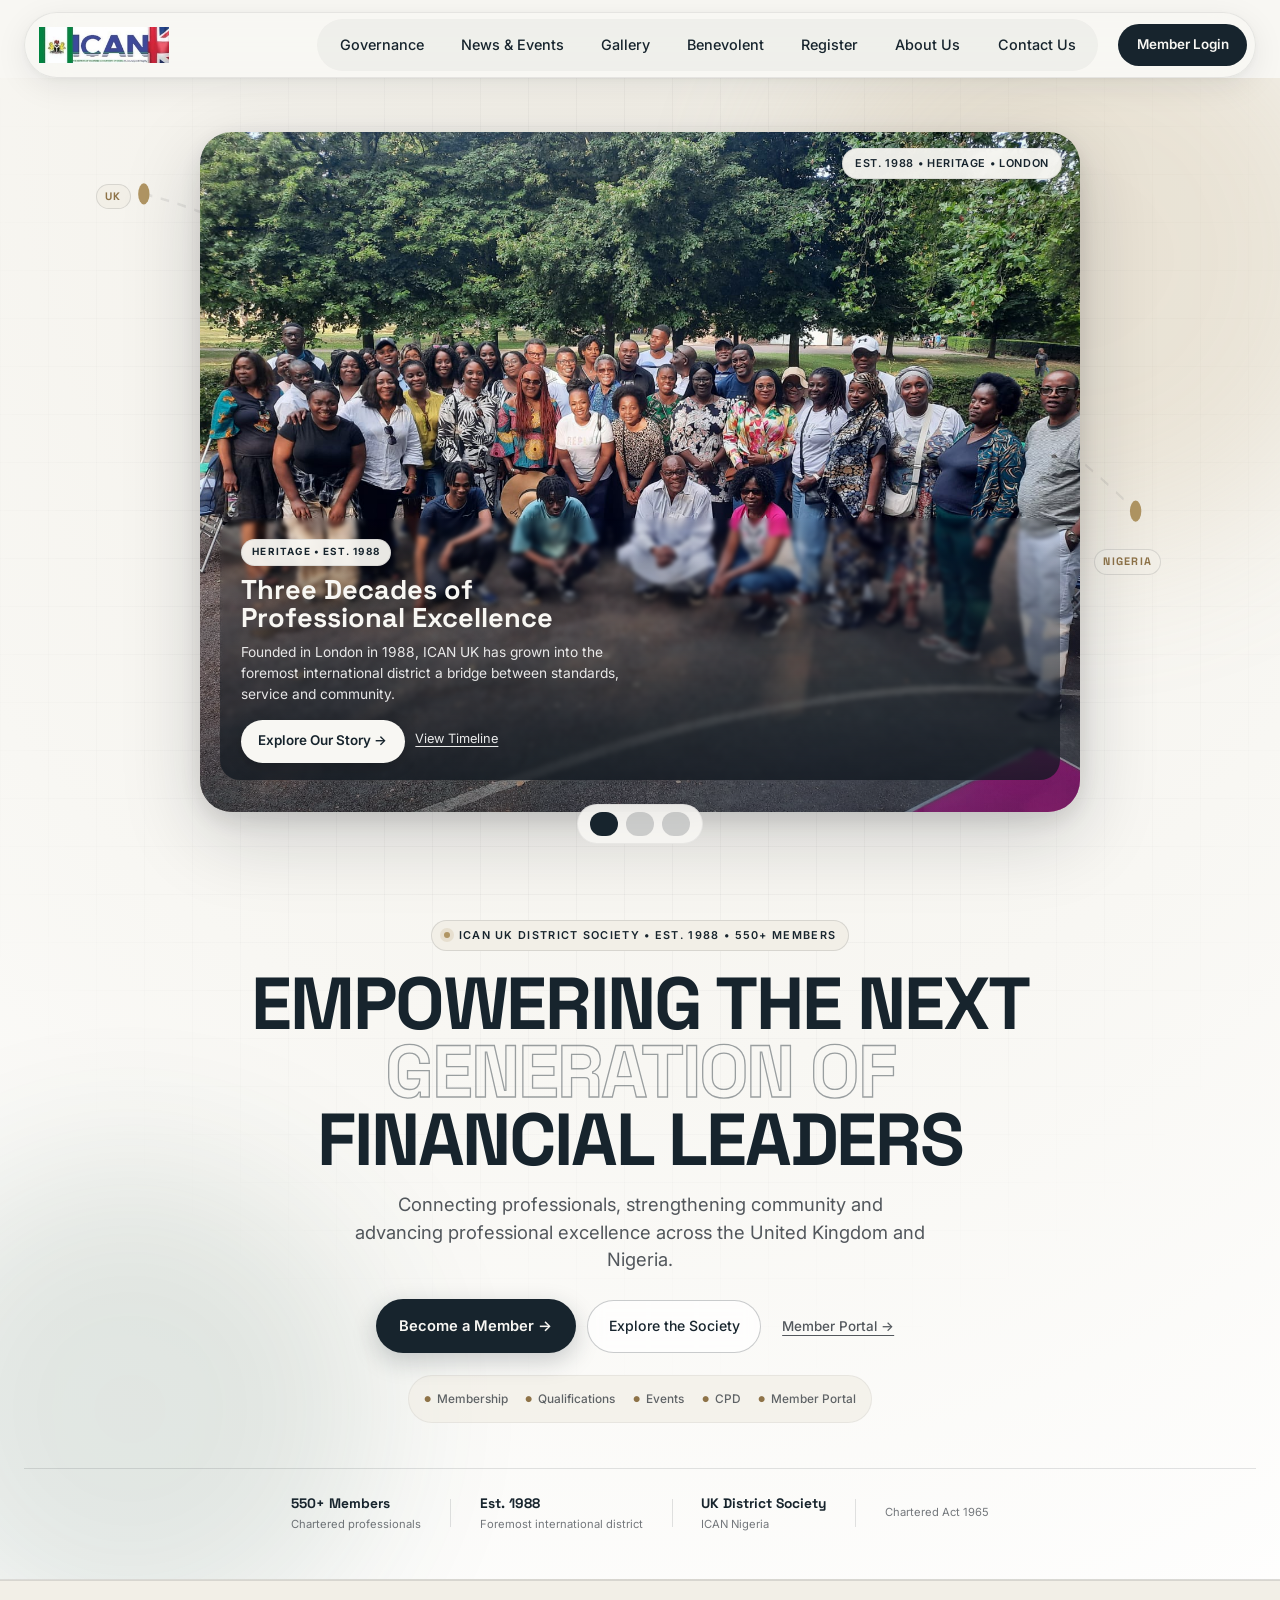
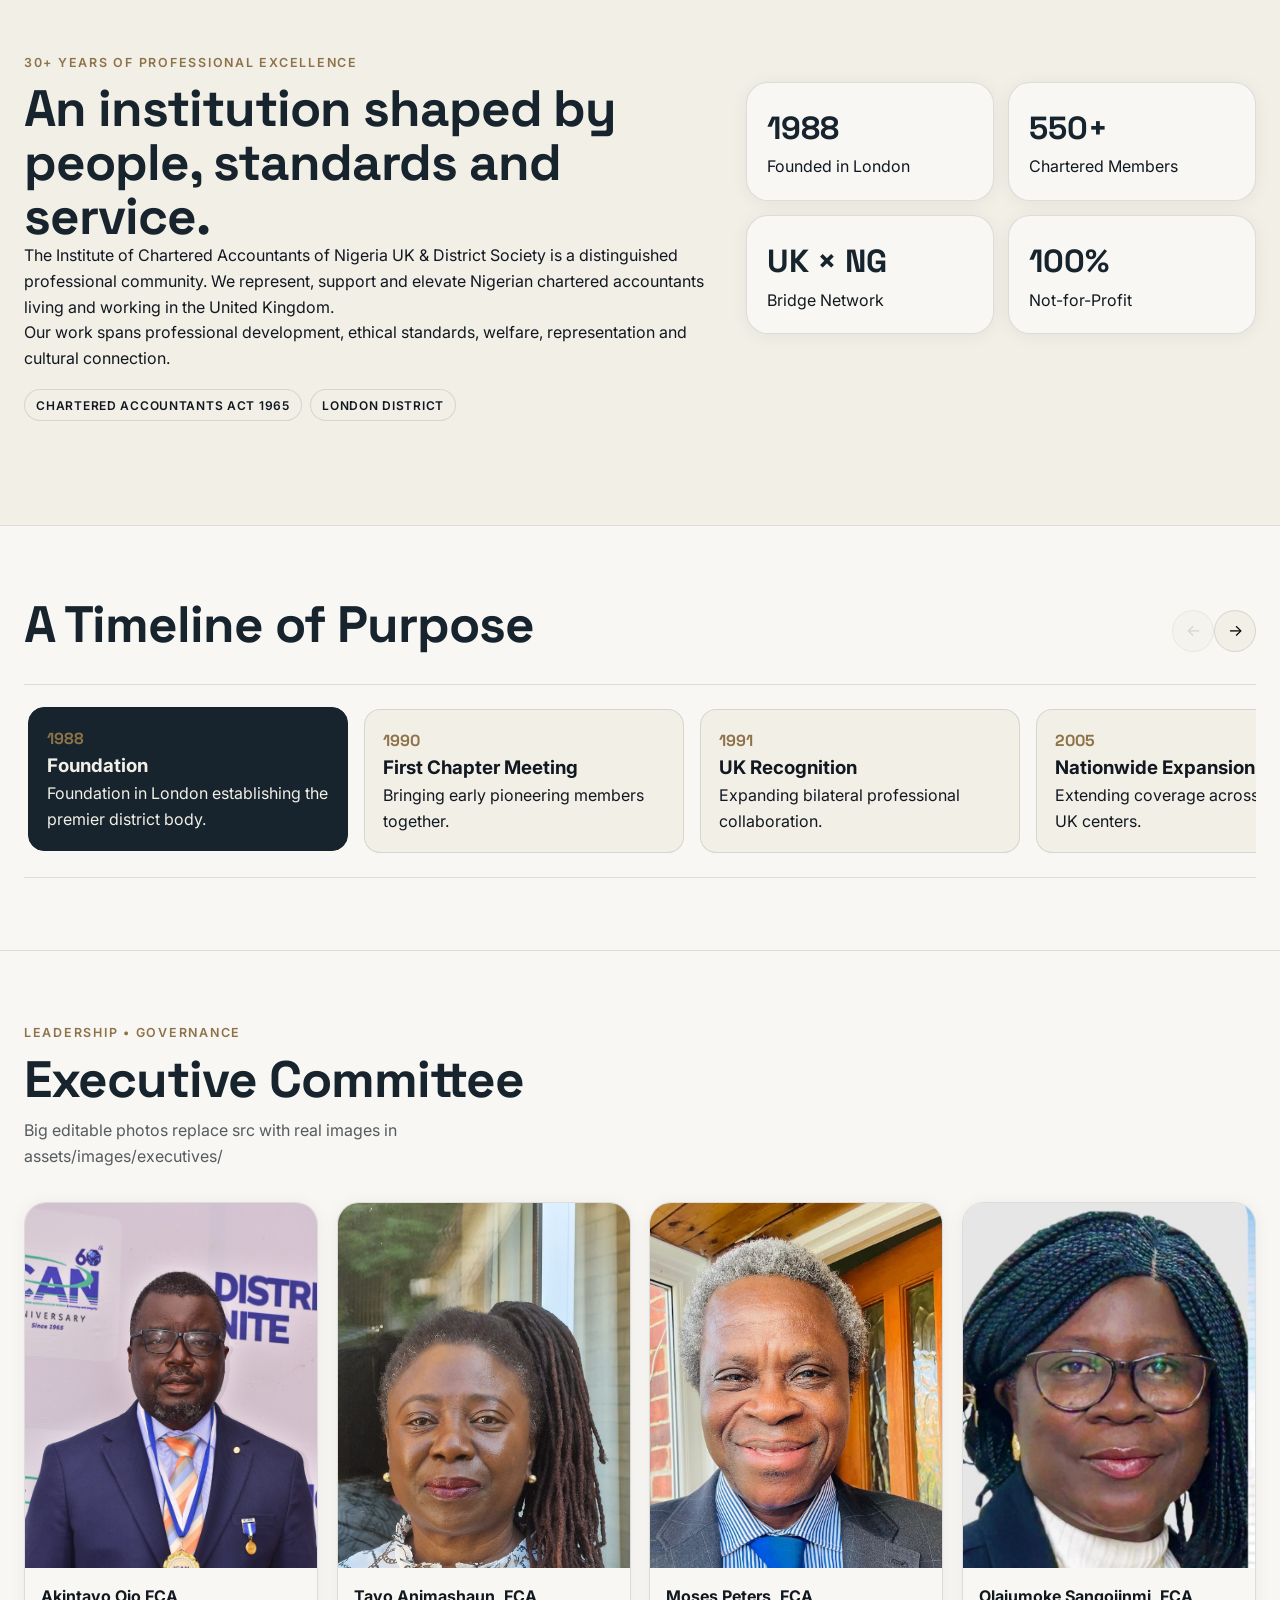
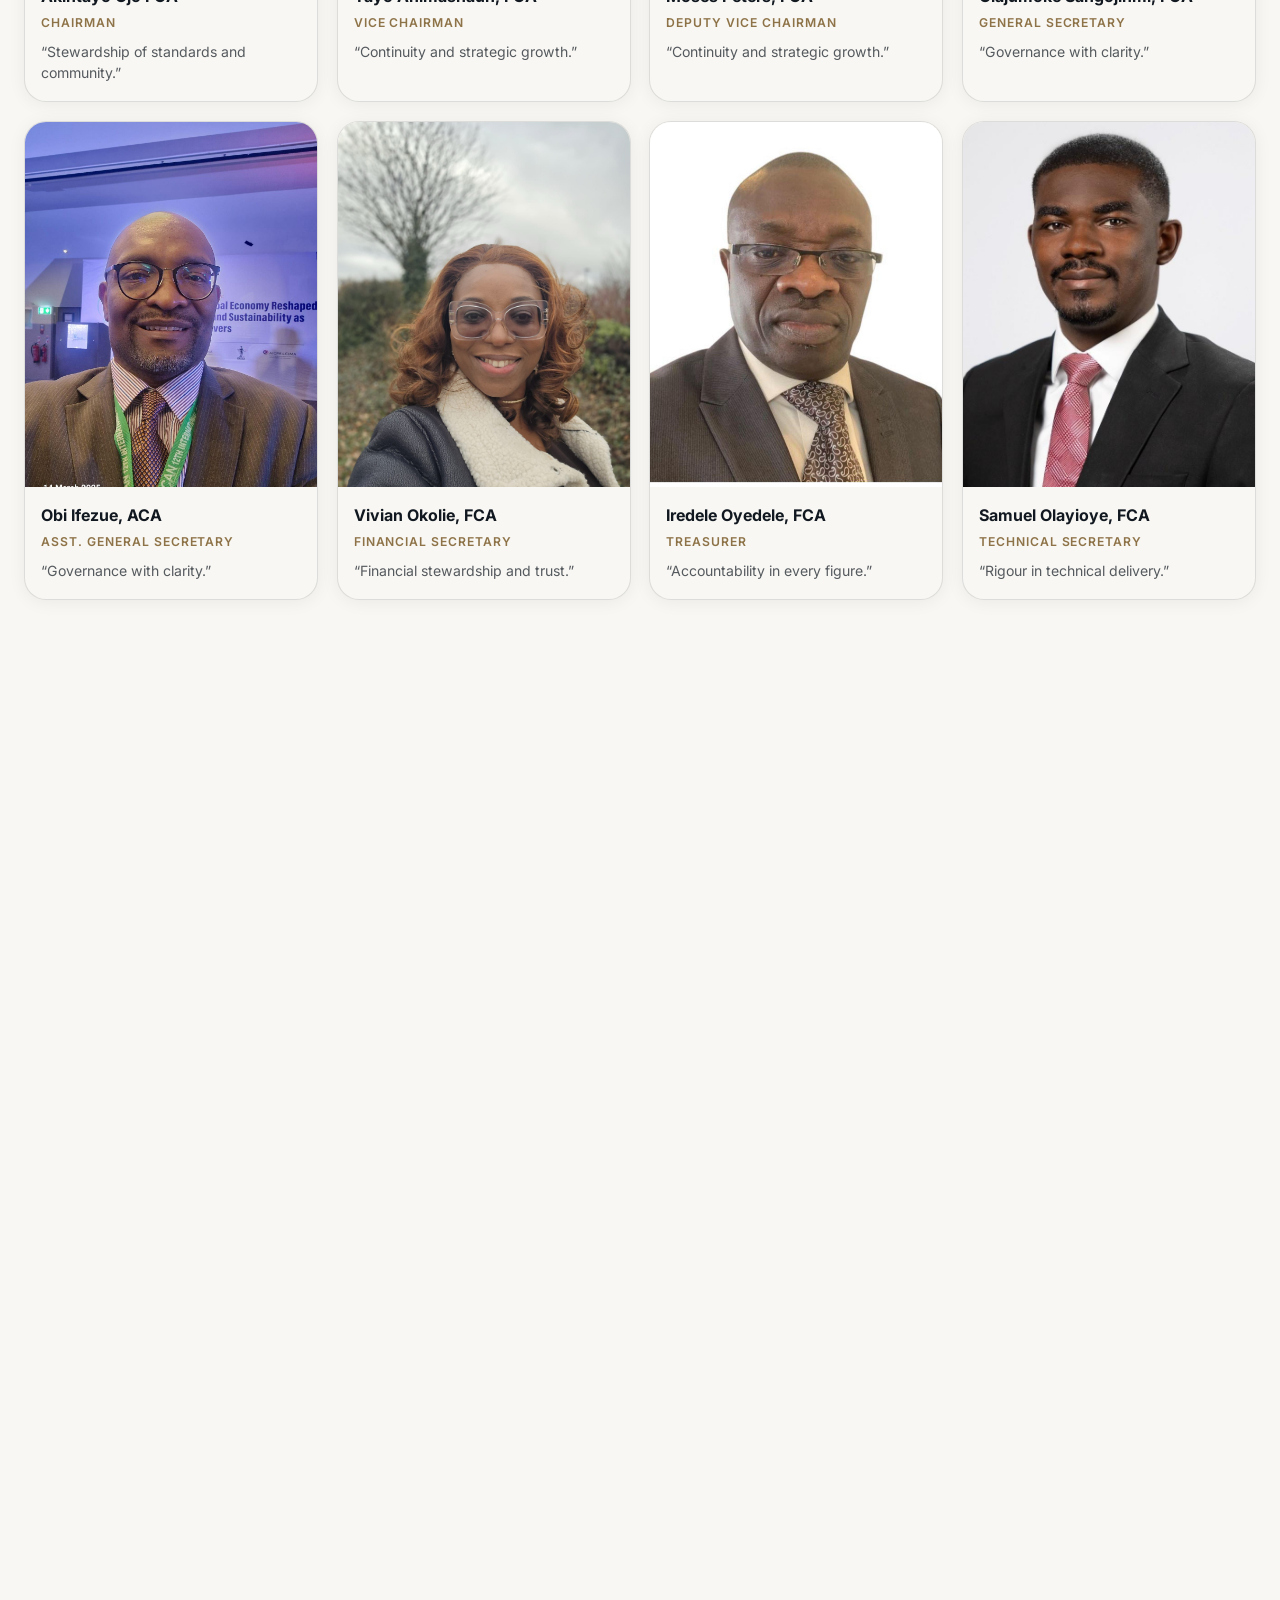
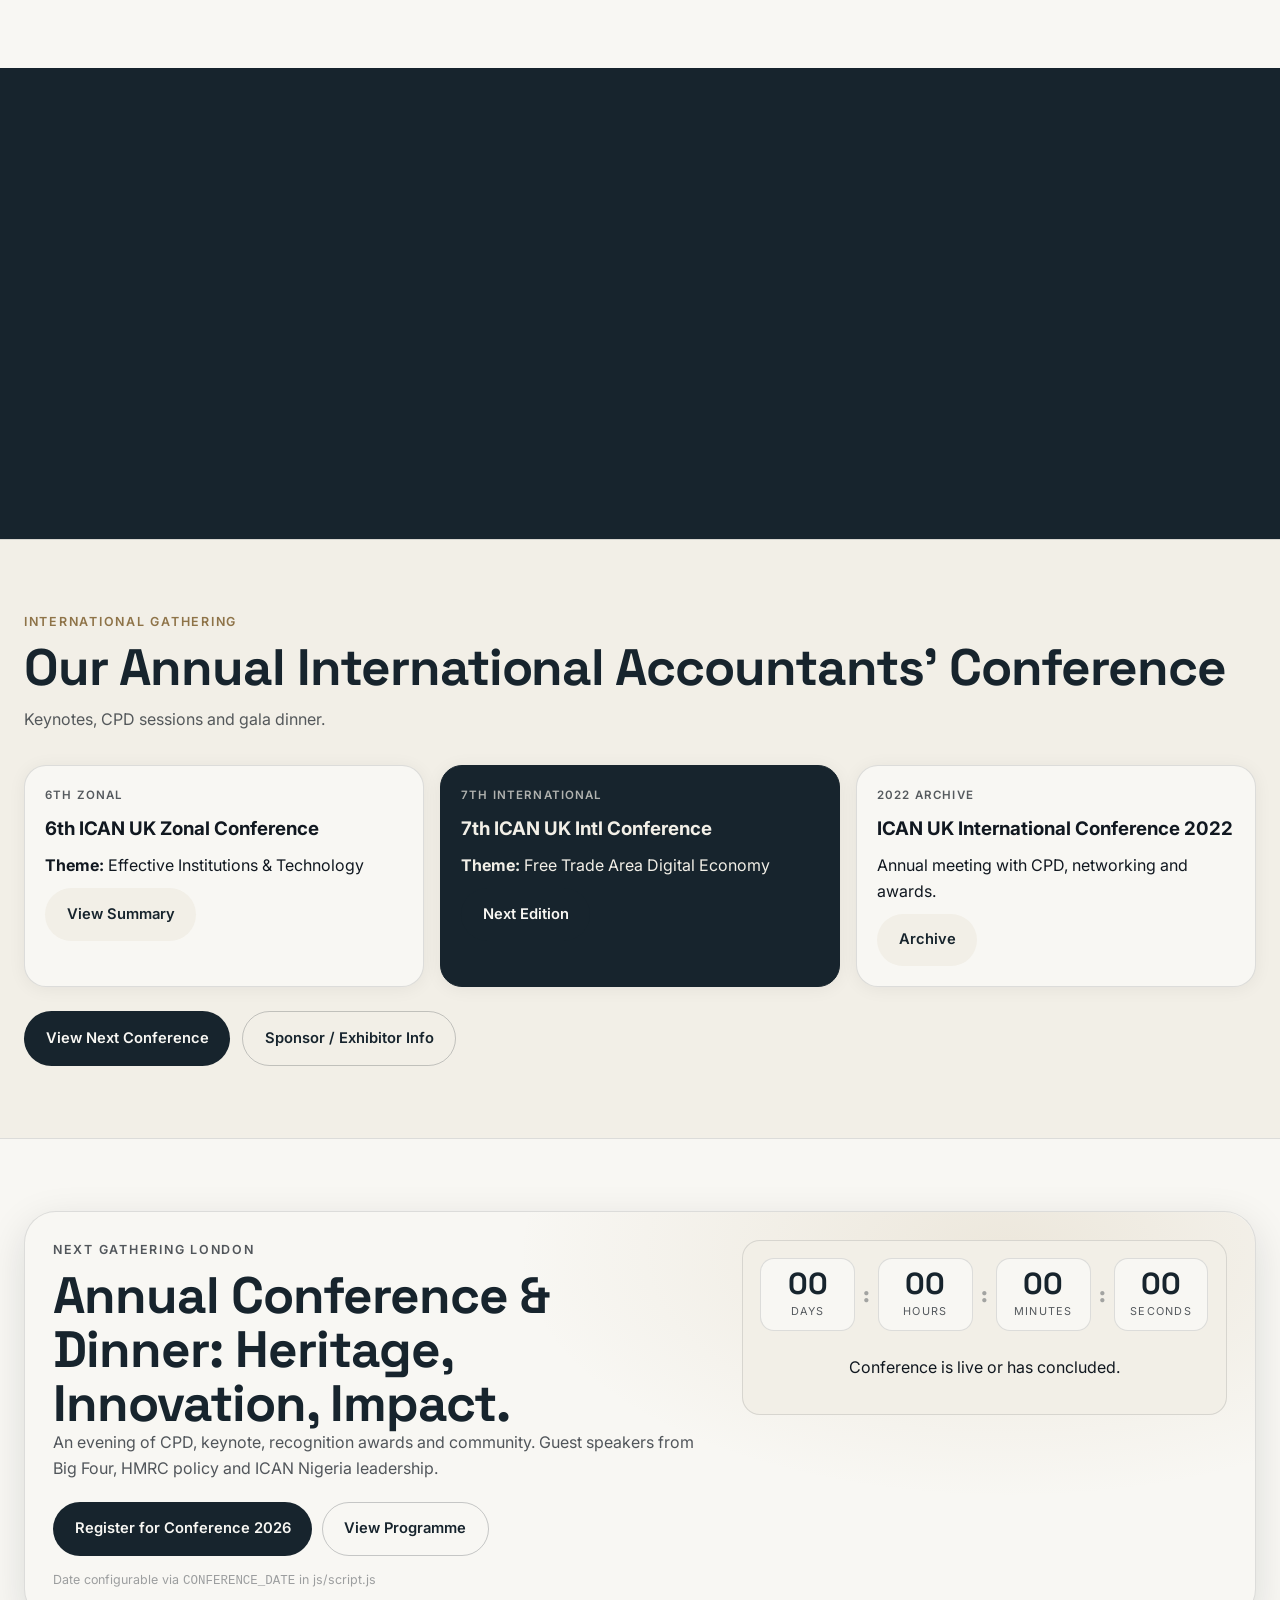
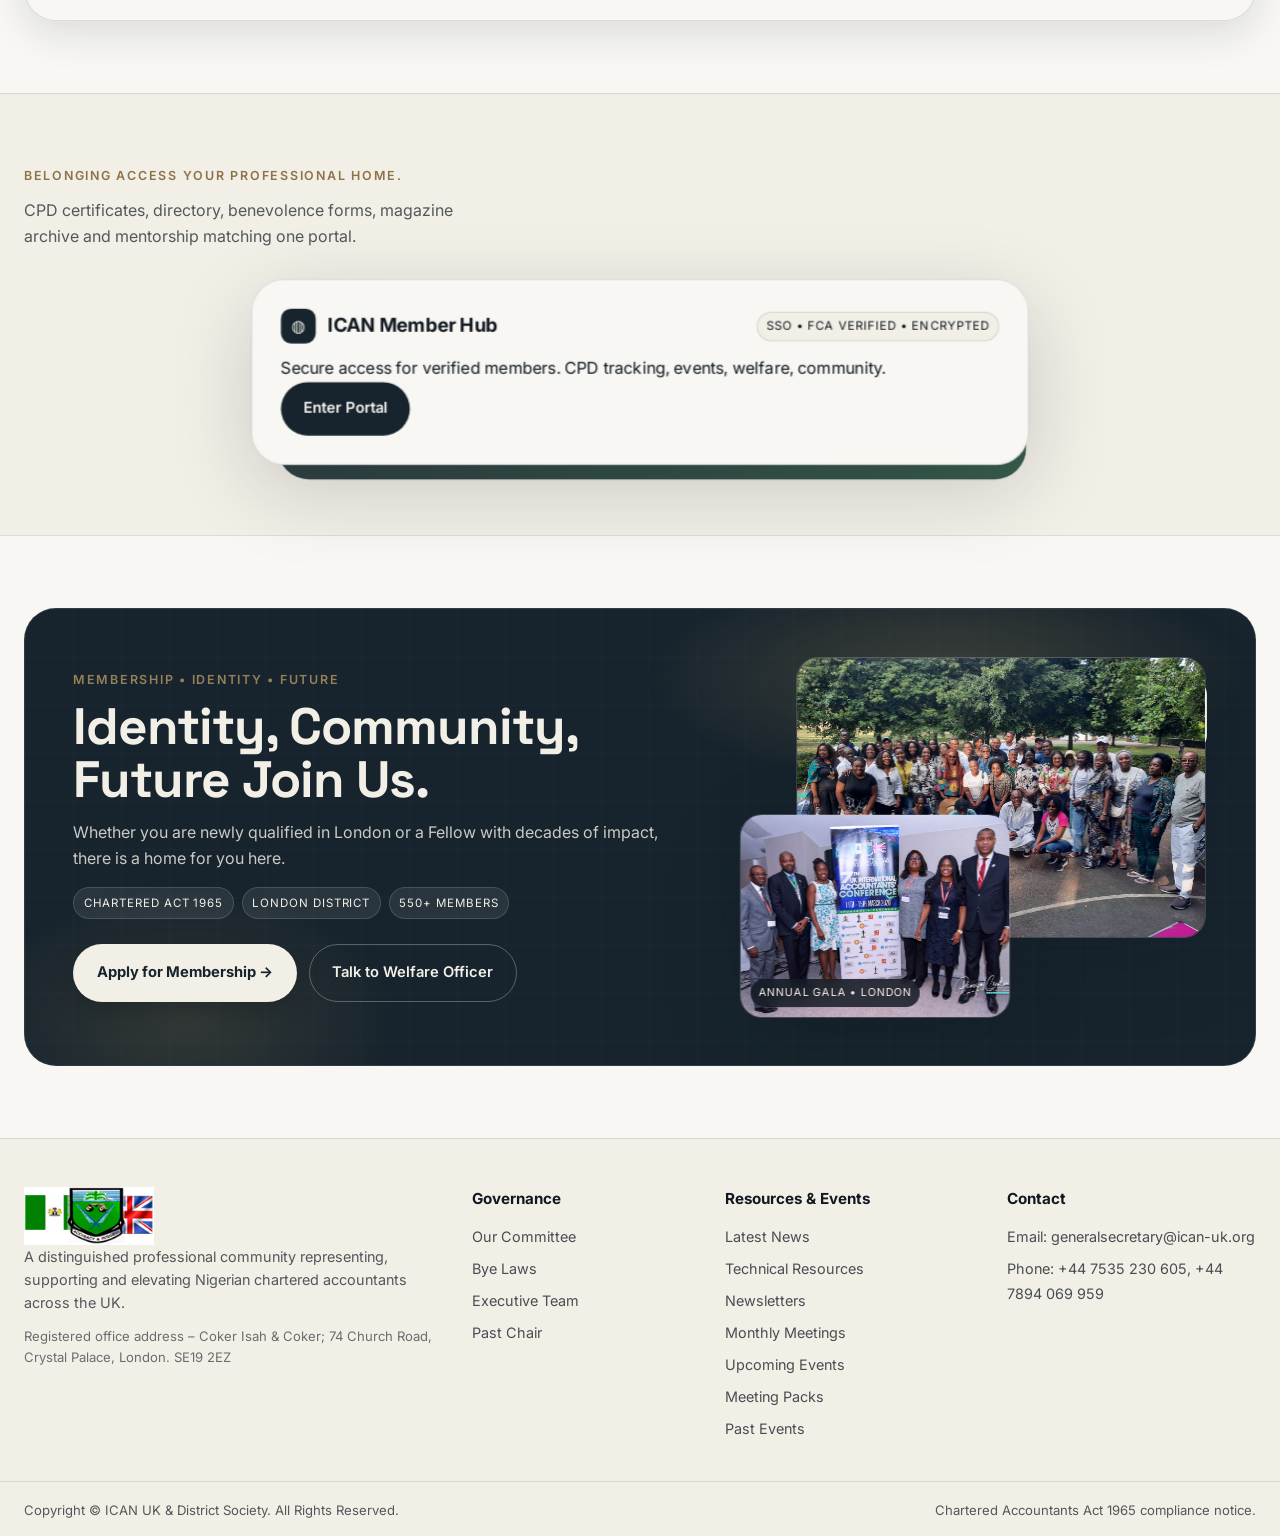
<file: index.html>
<!DOCTYPE html>
<html lang="en">

<head>
  <meta charset="UTF-8">
  <meta name="viewport" content="width=device-width, initial-scale=1.0">
  <meta name="theme-color" content="#17242D">
  <title>ICAN UK & District Society | The Foremost International District</title>
  <meta name="description"
    content="ICAN UK & District Society connects over 550 Chartered Accountants across the United Kingdom  Est. 1988.">
  <!-- GOOGLE FONTS: You can change fonts here. Currently Inter + Space Grotesk -->
  <link rel="preconnect" href="https://fonts.googleapis.com">
  <link rel="preconnect" href="https://fonts.gstatic.com" crossorigin>
  <link
    href="https://fonts.googleapis.com/css2?family=Inter:wght@400;500;600&family=Space+Grotesk:wght@500;600;700&display=swap"
    rel="stylesheet">
  <link rel="stylesheet" href="css/styles.css">
</head>

<body>
  <!-- WCAG 2.2: Skip to main content - bypass blocks 2.4.1 -->
  <a href="#main-content" class="skip-link">Skip to main content</a>

  <!-- ================= SCROLL PROGRESS BAR =================
  EDIT: Color in css --color-brass. No HTML edit needed.
-->
  <div id="scroll-progress" class="scroll-progress" role="progressbar" aria-label="Page scroll progress" aria-valuemin="0" aria-valuemax="100" aria-valuenow="0"></div>

  <!-- ================= HEADER / STICKY NAVIGATION =================
  EDIT LOGO: Change text in.logo-mark and.logo-text
  EDIT MENU: Add/remove <li> in.nav-list
  MEGA MENU: Edit links inside #mega-governance and #mega-news
  MOBILE: Same links duplicated in #mobile-drawer for mobile
  STICKY: Controlled in css.site-header { position:sticky; top:0; }
-->

  <header id="site-header" class="site-header">
    <div class="container header-inner">
      <a href="#" class="logo">
        <!-- <span class="logo-mark">ICAN</span> -->
        <img src="images/logo.jpg" alt="ICAN UK and District Society logo - Institute of Chartered Accountants of Nigeria">
        <!-- <span class="logo-text"><strong>UK & District Society</strong><small>Institute of Chartered Accountants of Nigeria</small></span> -->
      </a>
      <nav id="primary-nav" class="primary-nav" aria-label="Primary">
        <ul class="nav-list">
          <!-- GOVERNANCE MEGA MENU -->
          <li class="nav-item has-mega" data-mega>
            <button type="button" class="nav-trigger" aria-haspopup="true" aria-expanded="false" aria-controls="mega-governance" id="trigger-governance">
              Governance
            </button>
            <div id="mega-governance" class="mega-menu">
              <div class="mega-grid">
                <div class="mega-col">
                  <h4>Governance</h4>
                  <p class="mega-desc">Oversight, standards and continuity.</p>
                </div>
                <ul class="mega-links">
                  <li><a href="pages/committee.html">Our Committee</a></li>
                  <li><a href="pages/bye-law.html">Bye Laws</a></li>
                  <li><a href="pages/executive.html">Executive Team</a></li>
                  <!-- <li><a href="#">Committee Lead</a></li> -->
                  <li><a href="pages/past-chairs.html">Past Chair</a></li>
                </ul>
              </div>
            </div>
          </li>
          <!-- NEWS & EVENTS MEGA MENU -->
          <li class="nav-item has-mega" data-mega>
            <button type="button" class="nav-trigger" aria-haspopup="true" aria-expanded="false" aria-controls="mega-news" id="trigger-news">
              News & Events
            </button>
            <div id="mega-news" class="mega-menu">
              <div class="mega-grid">
                <div class="mega-col">
                  <h4>Knowledge & Gathering</h4>
                  <p class="mega-desc">CPD, technical resources and community.</p>
                </div>
                <ul class="mega-links">
                  <li><a href="pages/latest-news.html" >News Latest</a></li>
                  <li><a href="pages/events-calendar.html">Events Calendar</a></li>
                  <li><a href="pages/events-calendar.html#upcoming-events">Upcoming Events</a></li>
                  <li><a href="pages/events-calendar.html#monthly-meetings">Monthly Meetings</a></li>
                  <li><a href="pages/events-calendar.html#resources">Meeting Packs</a></li>
                  <li><a href="pages/events-calendar.html#past-events">Past Events</a></li>
                  <li><a href="#">Technical Resources</a></li>
                  <li><a href="#">Newsletters</a></li>
                </ul>
              </div>
            </div>
          </li>
          <!-- SINGLE LINKS - EDIT HERE -->
          <li class="nav-item"><a href="pages/gallery.html" class="nav-link">Gallery</a></li>
          <li class="nav-item"><a href="pages/benevolent.html" class="nav-link">Benevolent</a></li>
          <li class="nav-item"><a href="#" class="nav-link">Register</a></li>
          <li class="nav-item"><a href="#about" class="nav-link">About Us</a></li>
          <li class="nav-item"><a href="#footer" class="nav-link">Contact Us</a></li>
        </ul>
      </nav>
      <div class="header-actions">
        <a href="#member-hub" class="btn btn-primary header-join">Member Login</a>
        <!-- HAMBURGER - VISIBLE ON TABLET/MOBILE ONLY -->
        <button type="button" id="mobile-toggle" class="mobile-toggle" aria-expanded="false" aria-controls="mobile-drawer"
          aria-label="Open navigation">
          <span class="hamburger">
            <i></i>
            <i></i>
            <i></i>
          </span>
        </button>
      </div>
    </div>
    <!-- OVERLAY: dark background when mobile menu open - JS controls display -->
    <div id="nav-overlay" class="nav-overlay" hidden style="display:none"></div>
    <!-- MOBILE DRAWER  -->
    <div id="mobile-drawer" class="mobile-drawer" aria-hidden="true" role="dialog" aria-modal="true"
      aria-label="Mobile navigation">
      <div class="drawer-header">
        <a href="#" class="logo">
          <img src="images/logo.jpg" alt="ICAN UK and District Society logo - Institute of Chartered Accountants of Nigeria">
        </a>
        <button type="button" id="mobile-close" class="mobile-close" aria-label="Close navigation menu">×</button>
      </div>
      <div class="drawer-body">
        <div class="drawer-group">
          <button type="button" class="drawer-accordion" aria-expanded="false" aria-controls="drawer-gov">
            Governance
          </button>
          <div id="drawer-gov" class="drawer-panel" hidden>
            <a href="pages/committee.html">Our Committee</a>
            <a href="pages/bye-law.html">Bye Laws</a>
            <a href="pages/executive.html">Executive Team</a>
            <!-- <a href="#">Committee Lead</a> -->
            <a href="pages/past-chairs.html">Past Chair</a>
          </div>
        </div>
        <div class="drawer-group">
          <button type="button" class="drawer-accordion" aria-expanded="false" aria-controls="drawer-news">
            News & Events
          </button>
          <div id="drawer-news" class="drawer-panel" hidden>
            <a href="pages/latest-news.html" >News Latest</a>
            <a href="pages/events-calendar.html">Events Calendar</a>
            <a href="pages/events-calendar.html#upcoming-events">Upcoming Events</a>
            <a href="pages/events-calendar.html#monthly-meetings">Monthly Meetings</a>
            <a href="pages/events-calendar.html#resources">Meeting Packs</a>
            <a href="pages/events-calendar.html#past-events">Past Events</a>
            <a href="#">Technical Resources</a>
            <a href="#">Newsletters</a>
          </div>
        </div>
        <a href="pages/gallery.html" class="drawer-link">Gallery</a>
        <a href="pages/benevolent.html" class="drawer-link">Benevolent</a>
        <a href="#" class="drawer-link">Register</a>
        <a href="#about" class="drawer-link">About Us</a>
        <a href="#footer" class="drawer-link">Contact Us</a>
        <a href="#member-hub" class="drawer-link drawer-login">Member Login</a>
      </div>
    </div>
  </header>

  <main id="main-content" tabindex="-1">

    <!-- Floating Section Index - Desktop Only -->
    <nav class="section-index" aria-label="Homepage sections">
      <span class="section-index-label">HOME</span>
      <div class="section-index-links">
        <a href="#about" class="si-link is-active" data-section="about"><span>01</span> ABOUT</a>
        <a href="#timeline" class="si-link" data-section="timeline"><span>02</span> HERITAGE</a>
        <a href="#pillars" class="si-link" data-section="pillars"><span>03</span> PILLARS</a>
        <a href="#conference" class="si-link" data-section="conference"><span>04</span> CONFERENCE</a>
        <a href="#member-hub" class="si-link" data-section="member-hub"><span>05</span> MEMBER HUB</a>
        <a href="#membership" class="si-link" data-section="membership"><span>06</span> JOIN US</a>
      </div>
      <div class="section-index-progress">
        <div class="si-progress-bar" id="si-progress"></div>
      </div>
    </nav>



    <!-- ================= NEW HERO: PROFESSIONAL INSTITUTION + PEOPLE + CREDENTIALS =================
    STRUCTURE: People-centered, large group photo as central anchor, floating institutional cards
    -->
    <section id="hero" class="hero-pro" aria-label="ICAN UK Hero">
      <div class="hero-pro-bg" aria-hidden="true">
        <div class="hero-pro-bg-grid"></div>
        <div class="hero-pro-bg-orb hero-pro-bg-orb--1"></div>
        <div class="hero-pro-bg-orb hero-pro-bg-orb--2"></div>
      </div>

      <div class="container hero-pro-container">
        <div class="hero-pro-stage" id="hero-pro-stage">
          <div class="hero-pro-network" aria-hidden="true">
            <svg viewBox="0 0 800 200" preserveAspectRatio="none">
              <path d="M 50 20 C 200 40, 300 120, 400 100 S 600 60, 750 140" stroke="rgba(17,24,32,0.08)"
                stroke-width="1" fill="none" stroke-dasharray="6 6" />
              <circle cx="50" cy="20" r="4" fill="#B09563" />
              <circle cx="750" cy="140" r="4" fill="#B09563" />
            </svg>
            <span class="hero-pro-network-label hero-pro-network-label--uk">UK</span>
            <span class="hero-pro-network-label hero-pro-network-label--ng">NIGERIA</span>
          </div>

          <div class="hero-pro-photo-wrap" id="hero-pro-photo-wrap">
            <div class="hero-pro-slides" id="hero-pro-slides">
              <!-- Slide 0 Heritage -->
              <div class="hero-pro-slide is-active" data-slide="0">
                <figure class="hero-pro-photo">
                  <img src="images/ICANUKPICNIC241.jpg" alt="Heritage" loading="eager" fetchpriority="high">
                  <div class="hero-pro-photo-vignette" aria-hidden="true"></div>
                  <figcaption class="hero-pro-photo-caption">Est. 1988 • Heritage • London</figcaption>
                </figure>
                <div class="hero-pro-slide-overlay">
                  <div class="hero-pro-slide-badge">HERITAGE • EST. 1988</div>
                  <h2 class="hero-pro-slide-title">Three Decades of Professional Excellence</h2>
                  <p class="hero-pro-slide-desc">Founded in London in 1988, ICAN UK has grown into the foremost
                    international district a bridge between standards, service and community.</p>
                  <div class="hero-pro-slide-actions">
                    <a href="#about" class="btn btn-primary hero-pro-slide-btn">Explore Our Story →</a>
                    <a href="#timeline" class="hero-pro-slide-link">View Timeline</a>
                  </div>
                </div>
              </div>
              <!-- Slide 1 Conference -->
              <div class="hero-pro-slide" data-slide="1">
                <figure class="hero-pro-photo">
                  <img src="images/magazine/Conference_IMG-20251127-WA0003.jpg" alt="Conference" loading="lazy">
                  <div class="hero-pro-photo-vignette" aria-hidden="true"></div>
                  <figcaption class="hero-pro-photo-caption">Annual Conference • London • 2024</figcaption>
                </figure>
                <div class="hero-pro-slide-overlay">
                  <div class="hero-pro-slide-badge">ANNUAL CONFERENCE • 24 OCT • LONDON</div>
                  <h2 class="hero-pro-slide-title">Where Professionals Connect & Lead</h2>
                  <p class="hero-pro-slide-desc">Join 550+ chartered accountants for CPD, technical insights, and
                    community. The flagship gathering of Nigerian professionals in the UK.</p>
                  <div class="hero-pro-slide-actions">
                    <a href="#conference" class="btn btn-primary hero-pro-slide-btn">View Programme →</a>
                    <a href="#countdown" class="hero-pro-slide-link">Conference Countdown</a>
                  </div>
                </div>
              </div>
              <!-- Slide 2 Community -->
              <div class="hero-pro-slide" data-slide="2">
                <figure class="hero-pro-photo">
                  <img src="images/conf-prev.jpg" alt="Community" loading="lazy">
                  <div class="hero-pro-photo-vignette" aria-hidden="true"></div>
                  <figcaption class="hero-pro-photo-caption">Community • Mentorship • Leadership</figcaption>
                </figure>
                <div class="hero-pro-slide-overlay">
                  <div class="hero-pro-slide-badge">COMMUNITY • GROWTH • LEADERSHIP</div>
                  <h2 class="hero-pro-slide-title">Building the Future of the Profession</h2>
                  <p class="hero-pro-slide-desc">Mentorship, welfare, CPD and networking empowering newly qualified to
                    Fellows, from students to leaders.</p>
                  <div class="hero-pro-slide-actions">
                    <a href="#membership" class="btn btn-primary hero-pro-slide-btn">Become a Member →</a>
                    <a href="#pillars" class="hero-pro-slide-link">Our Pillars</a>
                  </div>
                </div>
              </div>
            </div>

            <!-- Floating cards - hover only, staggered very slow -->
            <div class="hero-pro-card hero-pro-card--heritage" data-parallax="0.6">
              <div class="hero-pro-card-kicker">ESTABLISHED</div>
              <div class="hero-pro-card-value">1988</div>
              <div class="hero-pro-card-meta">Serving professionals for decades</div>
            </div>
            <div class="hero-pro-card hero-pro-card--members" data-parallax="0.9">
              <div class="hero-pro-card-kicker">MEMBERSHIP</div>
              <div class="hero-pro-card-value">550+</div>
              <div class="hero-pro-card-meta">UK MEMBERS<br>Chartered professionals</div>
            </div>
            <div class="hero-pro-card hero-pro-card--event" data-parallax="0.7">
              <div class="hero-pro-card-kicker">UPCOMING CONFERENCE</div>
              <div class="hero-pro-card-value">24 OCT</div>
              <div class="hero-pro-card-meta"><strong>London</strong><br>View programme →</div>
              <a href="#conference" class="hero-pro-card-link"></a>
            </div>
            <div class="hero-pro-card hero-pro-card--cpd" data-parallax="0.5">
              <div class="hero-pro-card-kicker">PROFESSIONAL DEVELOPMENT</div>
              <div class="hero-pro-card-tags"><span>CPD</span><span>NETWORKING</span><span>LEADERSHIP</span></div>
            </div>
            <div class="hero-pro-card hero-pro-card--geo" data-parallax="0.4">
              <div class="hero-pro-card-kicker">GLOBAL NETWORK</div>
              <div class="hero-pro-card-geo"><span>UK</span><span
                  class="hero-pro-geo-arrow">↔</span><span>NIGERIA</span></div>
            </div>

            <!-- Dots only -->
            <div class="hero-pro-dots" id="hero-pro-dots" aria-label="Slide navigation">
              <button class="hero-pro-dot-btn is-active" data-dot="0" aria-label="Heritage"><span></span></button>
              <button class="hero-pro-dot-btn" data-dot="1" aria-label="Conference"><span></span></button>
              <button class="hero-pro-dot-btn" data-dot="2" aria-label="Community"><span></span></button>
            </div>
          </div>
        </div>

        <div class="hero-pro-editorial">
          <div class="hero-pro-eyebrow"><span class="hero-pro-dot"></span><span>ICAN UK DISTRICT SOCIETY • EST. 1988 •
              550+ MEMBERS</span></div>
          <h1 class="hero-pro-title">
            <span class="hero-pro-title-line">EMPOWERING THE NEXT</span>
            <span class="hero-pro-title-line hero-pro-title-line--accent">GENERATION OF</span>
            <span class="hero-pro-title-line">FINANCIAL LEADERS</span>
          </h1>
          <p class="hero-pro-desc">Connecting professionals, strengthening community and advancing professional
            excellence across the United Kingdom and Nigeria.</p>
          <div class="hero-pro-actions">
            <a href="#membership" class="btn btn-primary hero-pro-btn-primary">Become a Member →</a>
            <a href="#about" class="btn btn-secondary hero-pro-btn-secondary">Explore the Society</a>
            <a href="#member-hub" class="hero-pro-tertiary">Member Portal →</a>
          </div>
          <div class="hero-pro-utility">
            <a href="#" class="hero-pro-utility-link"><span>●</span> Membership</a>
            <a href="#" class="hero-pro-utility-link"><span>●</span> Qualifications</a>
            <a href="#countdown" class="hero-pro-utility-link"><span>●</span> Events</a>
            <a href="#" class="hero-pro-utility-link"><span>●</span> CPD</a>
            <a href="#member-hub" class="hero-pro-utility-link"><span>●</span> Member Portal</a>
          </div>
        </div>

        <div class="hero-pro-proof">
          <div class="hero-pro-proof-item"><strong>550+ Members</strong><span>Chartered professionals</span></div>
          <div class="hero-pro-proof-sep"></div>
          <div class="hero-pro-proof-item"><strong>Est. 1988</strong><span>Foremost international district</span></div>
          <div class="hero-pro-proof-sep"></div>
          <div class="hero-pro-proof-item"><strong>UK District Society</strong><span>ICAN Nigeria</span></div>
          <div class="hero-pro-proof-sep"></div>
          <div class="hero-pro-proof-item hero-pro-proof-item--act"><span>Chartered Act 1965</span></div>
        </div>
      </div>
    </section>

    <!-- ================= ABOUT SECTION
  EDIT: Headline in.display, paragraphs in.about-copy p
  EDIT BADGES: Change text in.badge and.metric-card
-->
    <section id="about" class="section about">
      <div class="container">
        <div class="section-head reveal">
          <p class="eyebrow">30+ Years of Professional Excellence</p>
          <div class="about-grid">
            <div class="about-copy">
              <h2 class="display">An institution shaped by people, standards and service.</h2>
              <p>The Institute of Chartered Accountants of Nigeria UK & District Society is a distinguished
                professional community. We represent, support and elevate Nigerian chartered accountants living and
                working in the United Kingdom.</p>
              <p>Our work spans professional development, ethical standards, welfare, representation and cultural
                connection.</p>
              <div class="institutional-badges"><span class="badge">Chartered Accountants Act 1965</span><span
                  class="badge">London District</span></div>
            </div>
            <div class="metric-badges">
              <div class="metric-card reveal"><strong>1988</strong><span>Founded in London</span></div>
              <div class="metric-card reveal"><strong>550+</strong><span>Chartered Members</span></div>
              <div class="metric-card reveal"><strong>UK × NG</strong><span>Bridge Network</span></div>
              <div class="metric-card reveal"><strong>100%</strong><span>Not-for-Profit</span></div>
            </div>
          </div>
        </div>
      </div>
    </section>

    <!-- ================= TIMELINE SECTION =================
  EDIT: Change years in <time>, titles in h3, descriptions in p
  ADD NODE: Copy one.timeline-node block and paste
-->
    <section id="timeline" class="section timeline-section">
      <div class="container">
        <div class="section-head reveal"
          style="display:flex;justify-content:space-between;align-items:end;gap:1rem;flex-wrap:wrap">
          <h2 class="display">A Timeline of Purpose</h2>
          <div class="timeline-controls"><button id="timeline-prev" class="timeline-arrow">←</button><button
              id="timeline-next" class="timeline-arrow">→</button></div>
        </div>
        <div class="timeline-viewport">
          <div id="timeline-track" class="timeline-track" role="list" tabindex="0">
            <article class="timeline-node is-active" role="listitem" aria-current="true"><time>1988</time>
              <h3>Foundation</h3>
              <p>Foundation in London establishing the premier district body.</p>
            </article>
            <article class="timeline-node" role="listitem"><time>1990</time>
              <h3>First Chapter Meeting</h3>
              <p>Bringing early pioneering members together.</p>
            </article>
            <article class="timeline-node" role="listitem"><time>1991</time>
              <h3>UK Recognition</h3>
              <p>Expanding bilateral professional collaboration.</p>
            </article>
            <article class="timeline-node" role="listitem"><time>2005</time>
              <h3>Nationwide Expansion</h3>
              <p>Extending coverage across regional UK centers.</p>
            </article>
            <article class="timeline-node" role="listitem"><time>2018</time>
              <h3>Digital Era</h3>
              <p>Modernizing CPD delivery and online member portals.</p>
            </article>
            <article class="timeline-node" role="listitem"><time>Today</time>
              <h3>550+ Strong</h3>
              <p>A thriving global network of financial leaders.</p>
            </article>
          </div>
        </div>
      </div>
    </section>

    <!-- ================= EXECUTIVE COMMITTEE =================
  EDIT: Replace img src with real photos
  Photos path: assets/images/executives/[role].jpg
  Keep.exec-role for position title
  Keep.exec-edit-hint to remind file name
-->
    <section id="executive" class="section executive">
      <div class="container">
        <div class="section-head reveal">
          <p class="eyebrow">Leadership • Governance</p>
          <h2 class="display">Executive Committee</h2>
          <p class="subhead">Big editable photos replace src with real images in assets/images/executives/</p>
        </div>
        <div class="exec-grid">
          <article class="exec-card reveal">
            <figure class="exec-photo"><img src="images/executive/chairman.jpeg" alt="Chairman placeholder"
                loading="lazy"><span class="exec-fallback">C</span></figure>
            <div class="exec-body">
              <h3>Akintayo Ojo FCA</h3><span class="exec-role">Chairman</span>
              <p>“Stewardship of standards and community.”</p>
            </div>
          </article>
          <article class="exec-card reveal">
            <figure class="exec-photo"><img src="images/executive/vice-chairman.jpeg" alt="Vice Chairman"
                loading="lazy"><span class="exec-fallback">V</span></figure>
            <div class="exec-body">
              <h3>Tayo Animashaun, FCA</h3><span class="exec-role">Vice Chairman</span>
              <p>“Continuity and strategic growth.”</p>
            </div>
          </article>
          <article class="exec-card reveal">
            <figure class="exec-photo"><img src="images/executive/deputy-vice-chairman.jpeg" alt=" DeputyVice Chairman"
                loading="lazy"><span class="exec-fallback">V</span></figure>
            <div class="exec-body">
              <h3>Moses Peters, FCA</h3><span class="exec-role">Deputy Vice Chairman</span>
              <p>“Continuity and strategic growth.”</p>
            </div>
          </article>
          <article class="exec-card reveal">
            <figure class="exec-photo"><img src="images/executive/general-secretary.jpeg" alt="General Secretary"
                loading="lazy"><span class="exec-fallback">G</span></figure>
            <div class="exec-body">
              <h3>Olajumoke Sangojinmi, FCA</h3><span class="exec-role">General Secretary</span>
              <p>“Governance with clarity.”</p>
            </div>
          </article>
          <article class="exec-card reveal">
            <figure class="exec-photo"><img src="images/executive/assistant-general-secretary.jpeg"
                alt=">Asst. General Secretary" loading="lazy"><span class="exec-fallback">G</span></figure>
            <div class="exec-body">
              <h3>Obi Ifezue, ACA</h3><span class="exec-role">Asst. General Secretary</span>
              <p>“Governance with clarity.”</p>
            </div>
          </article>
          <article class="exec-card reveal">
            <figure class="exec-photo"><img src="images/executive/financial-secretary.jpeg" alt="Financial Secretary"
                loading="lazy"><span class="exec-fallback">F</span></figure>
            <div class="exec-body">
              <h3>Vivian Okolie, FCA</h3><span class="exec-role">Financial Secretary</span>
              <p>“Financial stewardship and trust.”</p>
            </div>
          </article>
          <article class="exec-card reveal">
            <figure class="exec-photo"><img src="images/executive/treasurer.jpeg" alt="Treasurer" loading="lazy"><span
                class="exec-fallback">T</span></figure>
            <div class="exec-body">
              <h3>Iredele Oyedele, FCA</h3><span class="exec-role">Treasurer</span>
              <p>“Accountability in every figure.”</p>
            </div>
          </article>
          <article class="exec-card reveal">
            <figure class="exec-photo"><img src="images/executive/technical-secretary.jpeg" alt="Technical"
                loading="lazy"><span class="exec-fallback">T</span></figure>
            <div class="exec-body">
              <h3>Samuel Olayioye, FCA</h3><span class="exec-role">Technical Secretary</span>
              <p>“Rigour in technical delivery.”</p>
            </div>
          </article>
          <article class="exec-card reveal">
            <figure class="exec-photo"><img src="images/executive/social-secretary.jpeg" alt="Social"
                loading="lazy"><span class="exec-fallback">S</span></figure>
            <div class="exec-body">
              <h3>Deborah O. Suleiman, ACA</h3><span class="exec-role">Social / Publicity Secretary</span>
              <p>“Community, culture and connection.”</p>
            </div>
          </article>
          <article class="exec-card reveal">
            <figure class="exec-photo"><img src="images/executive/membership-secretary.jpeg" alt="Membership Secretary"
                loading="lazy"><span class="exec-fallback">W</span></figure>
            <div class="exec-body">
              <h3>Ifeoma Okafor, FCA</h3><span class="exec-role">Membership Secretary</span>
              <p>“Compassionate member support.”</p>
            </div>
          </article>
          <article class="exec-card reveal">
            <figure class="exec-photo"><img src="images/executive/ex-officio-1.jpeg" alt="Ex-Officio 1"
                loading="lazy"><span class="exec-fallback">E</span></figure>
            <div class="exec-body">
              <h3>Seyi Bamisaye, FCA</h3><span class="exec-role">Ex-Officio 1</span>
              <p>“Institutional memory and guidance.”</p>
            </div>
          </article>
          <article class="exec-card reveal">
            <figure class="exec-photo"><img src="images/executive/ex-officio-2.jpeg" alt="
              Ex-Officio 2" loading="lazy"><span class="exec-fallback">L</span></figure>
            <div class="exec-body">
              <h3>Olawunmi Hassan, FCA</h3><span class="exec-role">Ex-Officio 2</span>
              <p>“Integrity and compliance.”</p>
            </div>
          </article>
          <article class="exec-card reveal">
            <figure class="exec-photo"><img src="images/executive/ex-officio-3.jpeg" alt="Ex-Officio 3/IPC"
                loading="lazy"><span class="exec-fallback">P</span></figure>
            <div class="exec-body">
              <h3>Marian Adekoya, FCA</h3><span class="exec-role">Ex-Officio 3/IPC</span>
              <p>“Heritage guiding the future.”</p>
            </div>
          </article>
        </div>
      </div>
    </section>

    <!-- ================= PILLARS / AIMS & OBJECTIVES =================
  EDIT: Change h3 and p in each.pillar-card
-->
    <section id="pillars" class="section pillars">
      <div class="container">
        <div class="section-head reveal">
          <h2 class="display">From People to Purpose Four Pillars That Hold Us.</h2>
        </div>
        <div class="pillars-grid">
          <article class="pillar-card reveal"><span class="pillar-num">01</span>
            <h3>Standards</h3>
            <p>Upholding absolute technical rigor, integrity, and ethical compliance.</p><span
              class="pillar-accent"></span>
          </article>
          <article class="pillar-card reveal"><span class="pillar-num">02</span>
            <h3>Welfare</h3>
            <p>Dedicated support networks, benevolent assistance, and compassionate guidance.</p><span
              class="pillar-accent"></span>
          </article>
          <article class="pillar-card reveal"><span class="pillar-num">03</span>
            <h3>Representation</h3>
            <p>Advocating for foreign-trained and UK-based chartered professionals.</p><span
              class="pillar-accent"></span>
          </article>
          <article class="pillar-card reveal"><span class="pillar-num">04</span>
            <h3>Professional Development</h3>
            <p>Delivering high-impact CPD workshops and executive leadership pipelines.</p><span
              class="pillar-accent"></span>
          </article>
        </div>
      </div>
    </section>

    <!-- ================= ANNUAL CONFERENCE =================
  EDIT: Change conference titles and themes
-->
    <section id="conference" class="section conference">
      <div class="container">
        <div class="section-head reveal">
          <p class="eyebrow">International Gathering</p>
          <h2 class="display">Our Annual International Accountants' Conference</h2>
          <p class="subhead">Keynotes, CPD sessions and gala dinner.</p>
        </div>
        <div class="conference-grid">
          <article class="conf-card reveal"><span class="conf-tag">6th Zonal</span>
            <h3>6th ICAN UK Zonal Conference</h3>
            <p class="conf-theme"><strong>Theme:</strong> Effective Institutions & Technology</p>
            <div class="conf-actions"><a href="#" class="btn btn-ghost">View Summary</a></div>
          </article>
          <article class="conf-card reveal featured"><span class="conf-tag">7th International</span>
            <h3>7th ICAN UK Intl Conference</h3>
            <p class="conf-theme"><strong>Theme:</strong> Free Trade Area Digital Economy</p>
            <div class="conf-actions"><a href="#" class="btn btn-primary">Next Edition</a></div>
          </article>
          <article class="conf-card reveal"><span class="conf-tag">2022 Archive</span>
            <h3>ICAN UK International Conference 2022</h3>
            <p class="conf-theme">Annual meeting with CPD, networking and awards.</p>
            <div class="conf-actions"><a href="#" class="btn btn-ghost">Archive</a></div>
          </article>
        </div>
        <div class="conf-footer-actions reveal"><a href="#" class="btn btn-primary">View Next Conference</a><a href="#"
            class="btn btn-secondary">Sponsor / Exhibitor Info</a></div>
      </div>
    </section>

    <!-- ================= COUNTDOWN / UPCOMING EVENT =================
  EDIT DATE: Change CONFERENCE_DATE in js/script.js
  EDIT TEXT: Change headline and description in.countdown-copy
  EDIT BUTTONS: Change href in.countdown-actions
-->
    <section id="countdown" class="section countdown-section">
      <div class="container">
        <div class="countdown-panel reveal">
          <div class="countdown-copy">
            <p class="eyebrow">Next Gathering London</p>
            <h2 class="display">Annual Conference & Dinner: Heritage, Innovation, Impact.</h2>
            <p>An evening of CPD, keynote, recognition awards and community. Guest speakers from Big Four, HMRC policy
              and ICAN Nigeria leadership.</p>
            <div class="countdown-actions"><a href="#" class="btn btn-primary">Register for Conference 2026</a><a
                href="#" class="btn btn-secondary">View Programme</a></div>
            <p class="config-note">Date configurable via <code>CONFERENCE_DATE</code> in js/script.js</p>
          </div>
          <div class="countdown-timer" id="countdown-timer" aria-live="polite" aria-atomic="true">
            <div class="cd-block"><span class="cd-num" id="cd-days">--</span><span class="cd-label">Days</span></div>
            <div class="cd-sep">:</div>
            <div class="cd-block"><span class="cd-num" id="cd-hours">--</span><span class="cd-label">Hours</span></div>
            <div class="cd-sep">:</div>
            <div class="cd-block"><span class="cd-num" id="cd-mins">--</span><span class="cd-label">Minutes</span></div>
            <div class="cd-sep">:</div>
            <div class="cd-block"><span class="cd-num" id="cd-secs">--</span><span class="cd-label">Seconds</span></div>
            <div id="countdown-fallback" class="cd-fallback" hidden>
              <p>Conference date to be announced.</p>
            </div>
          </div>
        </div>
      </div>
    </section>

    <!-- ================= MEMBER RESOURCE HUB =================
  EDIT: Change portal link in.hub-btn href
-->
    <section id="member-hub" class="section hub">
      <div class="container">
        <div class="section-head reveal">
          <p class="eyebrow">Belonging Access Your Professional Home.</p>
          <p class="subhead">CPD certificates, directory, benevolence forms, magazine archive and mentorship matching
            one portal.</p>
        </div>
        <div class="hub-card reveal">
          <div class="hub-card-inner">
            <div class="hub-head"><span class="hub-icon">◍</span>
              <h3>ICAN Member Hub</h3><span class="hub-secure">SSO • FCA Verified • Encrypted</span>
            </div>
            <p>Secure access for verified members. CPD tracking, events, welfare, community.</p><a href="#"
              class="btn btn-primary hub-btn">Enter Portal</a>
          </div>
          <div class="hub-depth" aria-hidden="true"></div>
        </div>
      </div>
    </section>

    <!-- ================= CTA / MEMBERSHIP =================
  EDIT: Change headline, text, buttons
  EDIT IMAGES: Replace src in.cta-img img with real photos
    assets/images/cta-community.jpg and cta-conference.jpg
-->
    <section id="membership" class="section cta">
      <div class="container">
        <div class="cta-panel reveal">
          <div class="cta-depth" aria-hidden="true">
            <div class="cta-light"></div>
            <div class="cta-gridline"></div>
            <div class="cta-brass-orb"></div>
          </div>
          <div class="cta-main">
            <div class="cta-content">
              <p class="eyebrow" style="color:var(--color-brass)">Membership • Identity • Future</p>
              <h2 class="display" style="color:var(--color-ivory)">Identity, Community, Future Join Us.</h2>
              <p>Whether you are newly qualified in London or a Fellow with decades of impact, there is a home for you
                here.</p>
              <div class="cta-bullets"><span>Chartered Act 1965</span><span>London District</span><span>550+
                  Members</span></div>
              <div class="cta-actions"><a href="#" class="btn btn-cta-primary">Apply for Membership →</a><a href="#"
                  class="btn btn-cta-secondary">Talk to Welfare Officer</a></div>
            </div>
            <div class="cta-visual" aria-hidden="true">
              <figure class="cta-img cta-img--main"><img src="images/ICANUKPICNIC241.jpg" alt="Members of ICAN UK community at annual picnic gathering in London" loading="lazy">
              </figure>
              <figure class="cta-img cta-img--small"><img src="images/Gallery1.jpeg" alt="Members celebrating at ICAN UK annual gala dinner" loading="lazy"><span
                  class="cta-badge">Annual Gala • London</span></figure>
              <div class="cta-float-card"><strong>12+</strong><span>CPD Programmes Annually</span></div>
            </div>
          </div>
        </div>
      </div>
    </section>

  </main>

  <!-- ================= FOOTER =================
  EDIT: Change address, email, phone placeholders with real info
  EDIT LINKS: Update href for governance and resources
-->
  <footer id="footer" class="footer" role="contentinfo">
    <div class="container footer-grid">
      <div class="footer-col">
        <div class="logo footer-logo">
          <img src="images/logo-2.png" alt="ICAN UK and District Society logo - Institute of Chartered Accountants of Nigeria">
        </div>
        <p class="footer-summary">A distinguished professional community representing, supporting and elevating Nigerian
          chartered accountants across the UK.</p>
        <p class="footer-address">Registered office address – Coker Isah & Coker; 74 Church Road, Crystal Palace,
          London. SE19 2EZ</p>
      </div>
      <div class="footer-col">
        <h4>Governance</h4>
        <ul>
          <li><a href="pages/committee.html">Our Committee</a></li>
          <li><a href="pages/bye-law.html">Bye Laws</a></li>
          <li><a href="pages/executive.html">Executive Team</a></li>
          <!-- <li><a href="#">Committee Lead</a></li> -->
          <li><a href="pages/past-chairs.html">Past Chair</a></li>
        </ul>
      </div>
      <div class="footer-col">
        <h4>Resources & Events</h4>
        <ul>
          <li><a href="./pages/latest-news.html">Latest News</a></li>
          <li><a href="#">Technical Resources</a></li>
          <li><a href="#">Newsletters</a></li>
          <li><a href="#">Monthly Meetings</a></li>
          <li><a href="#countdown">Upcoming Events</a></li>
          <li><a href="#">Meeting Packs</a></li>
          <li><a href="#conference">Past Events</a></li>
        </ul>
      </div>
      <div class="footer-col">
        <h4>Contact</h4>
        <ul>
          <li><span>Email: generalsecretary@ican-uk.org</span></li>
          <li><span>Phone: +44 7535 230 605, +44 7894 069 959</span></li>
          <!-- <li><span>Social: [configurable]</span></li> -->
        </ul>
      </div>
    </div>
    <div class="footer-bottom">
      <div class="container bottom-inner">
        <p>Copyright © ICAN UK & District Society. All Rights Reserved.</p>
        <p class="compliance">Chartered Accountants Act 1965 compliance notice.</p>
      </div>
    </div>
  </footer>

  <!-- BACK TO TOP BUTTON - No edit needed, JS controls visibility -->
  <button type="button" id="back-to-top" class="back-to-top" aria-label="Back to top"><span aria-hidden="true">↑</span><span class="visually-hidden">Back to top</span></button>
  <script src="js/script.js"></script>
</body>

</html>
</file>
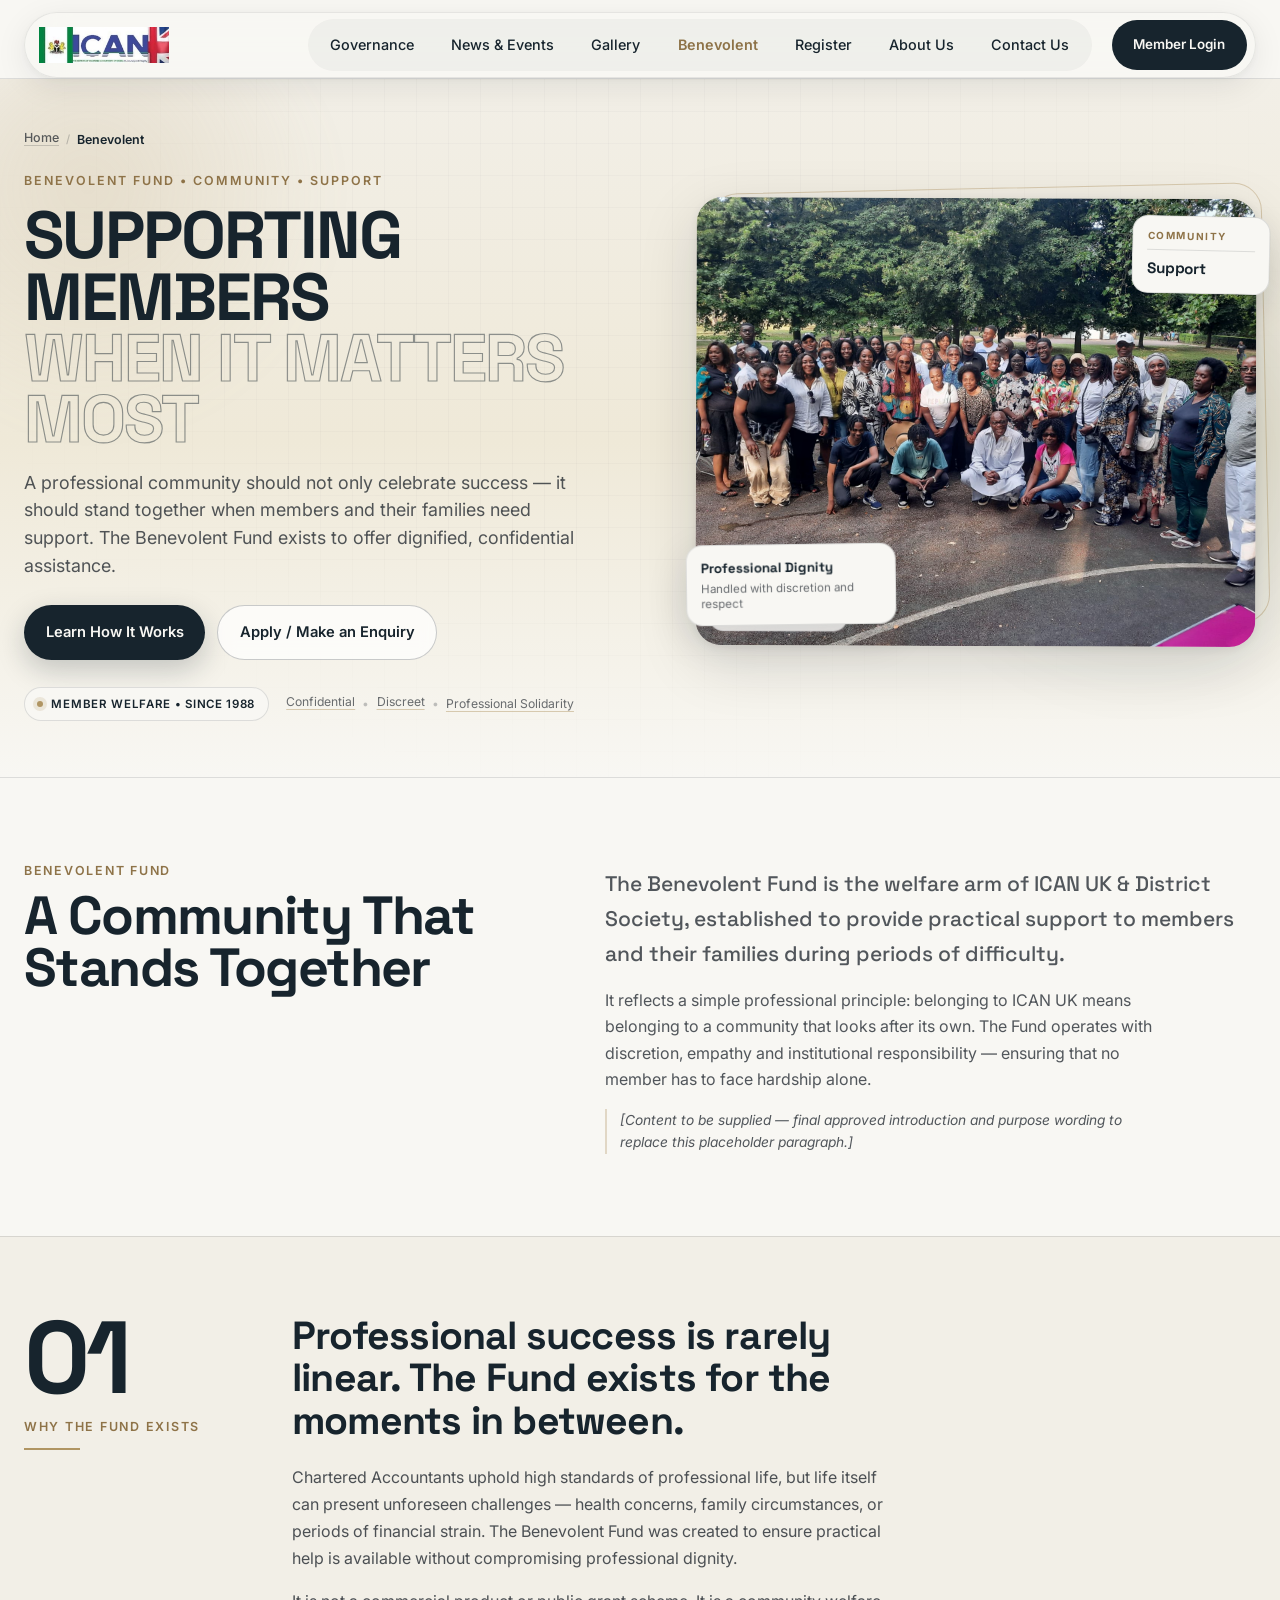
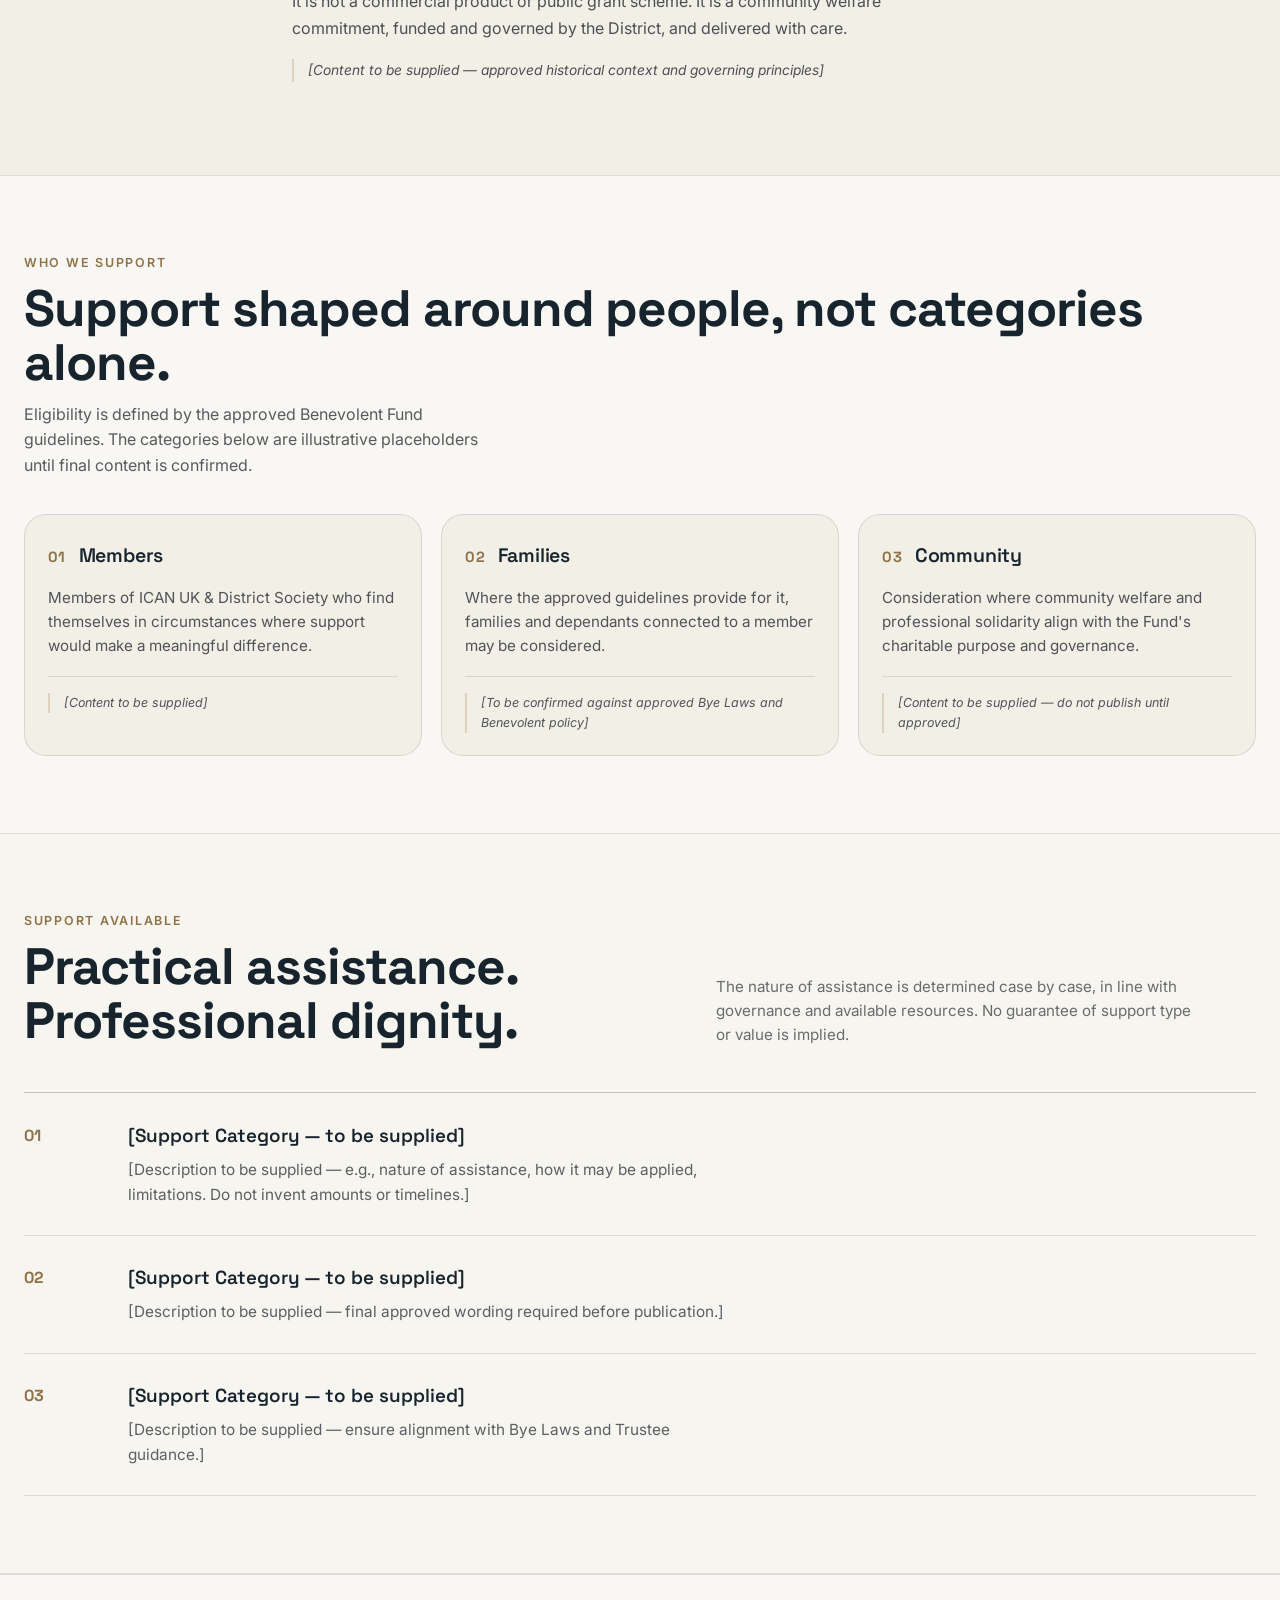
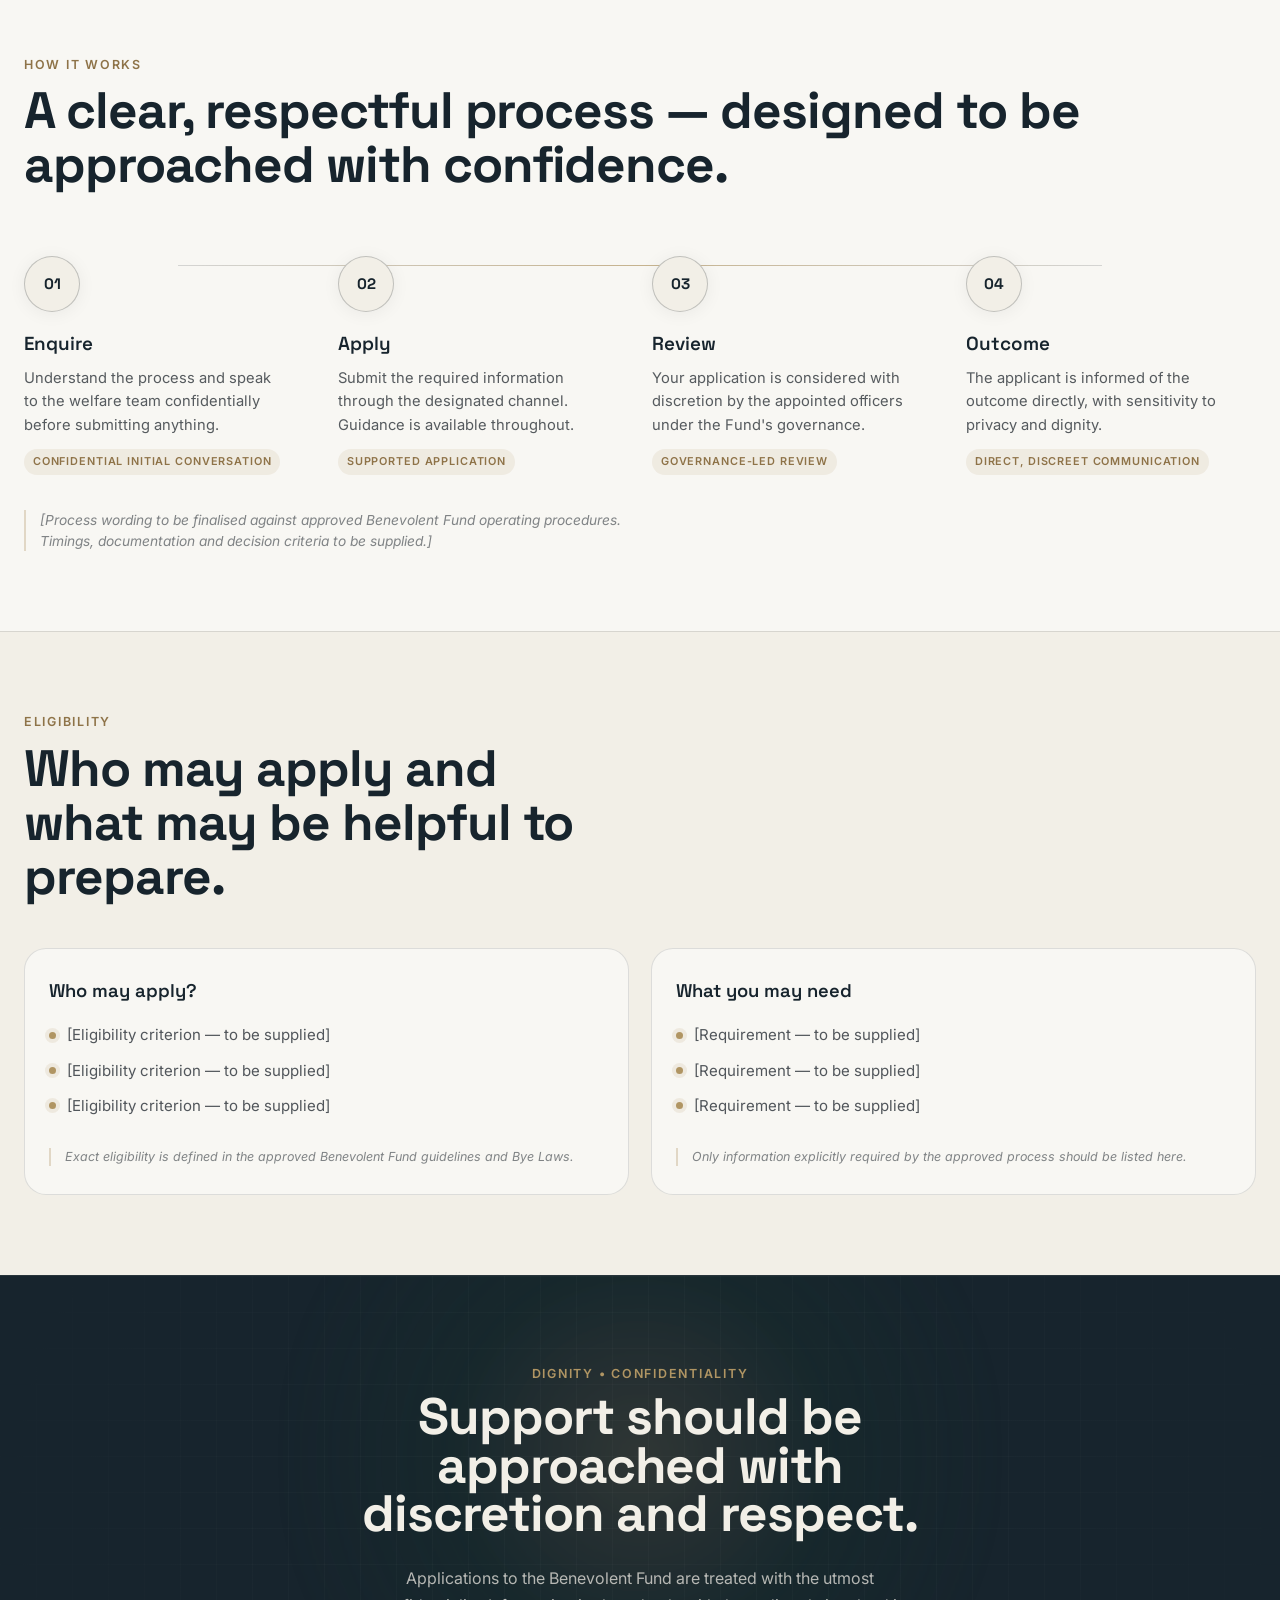
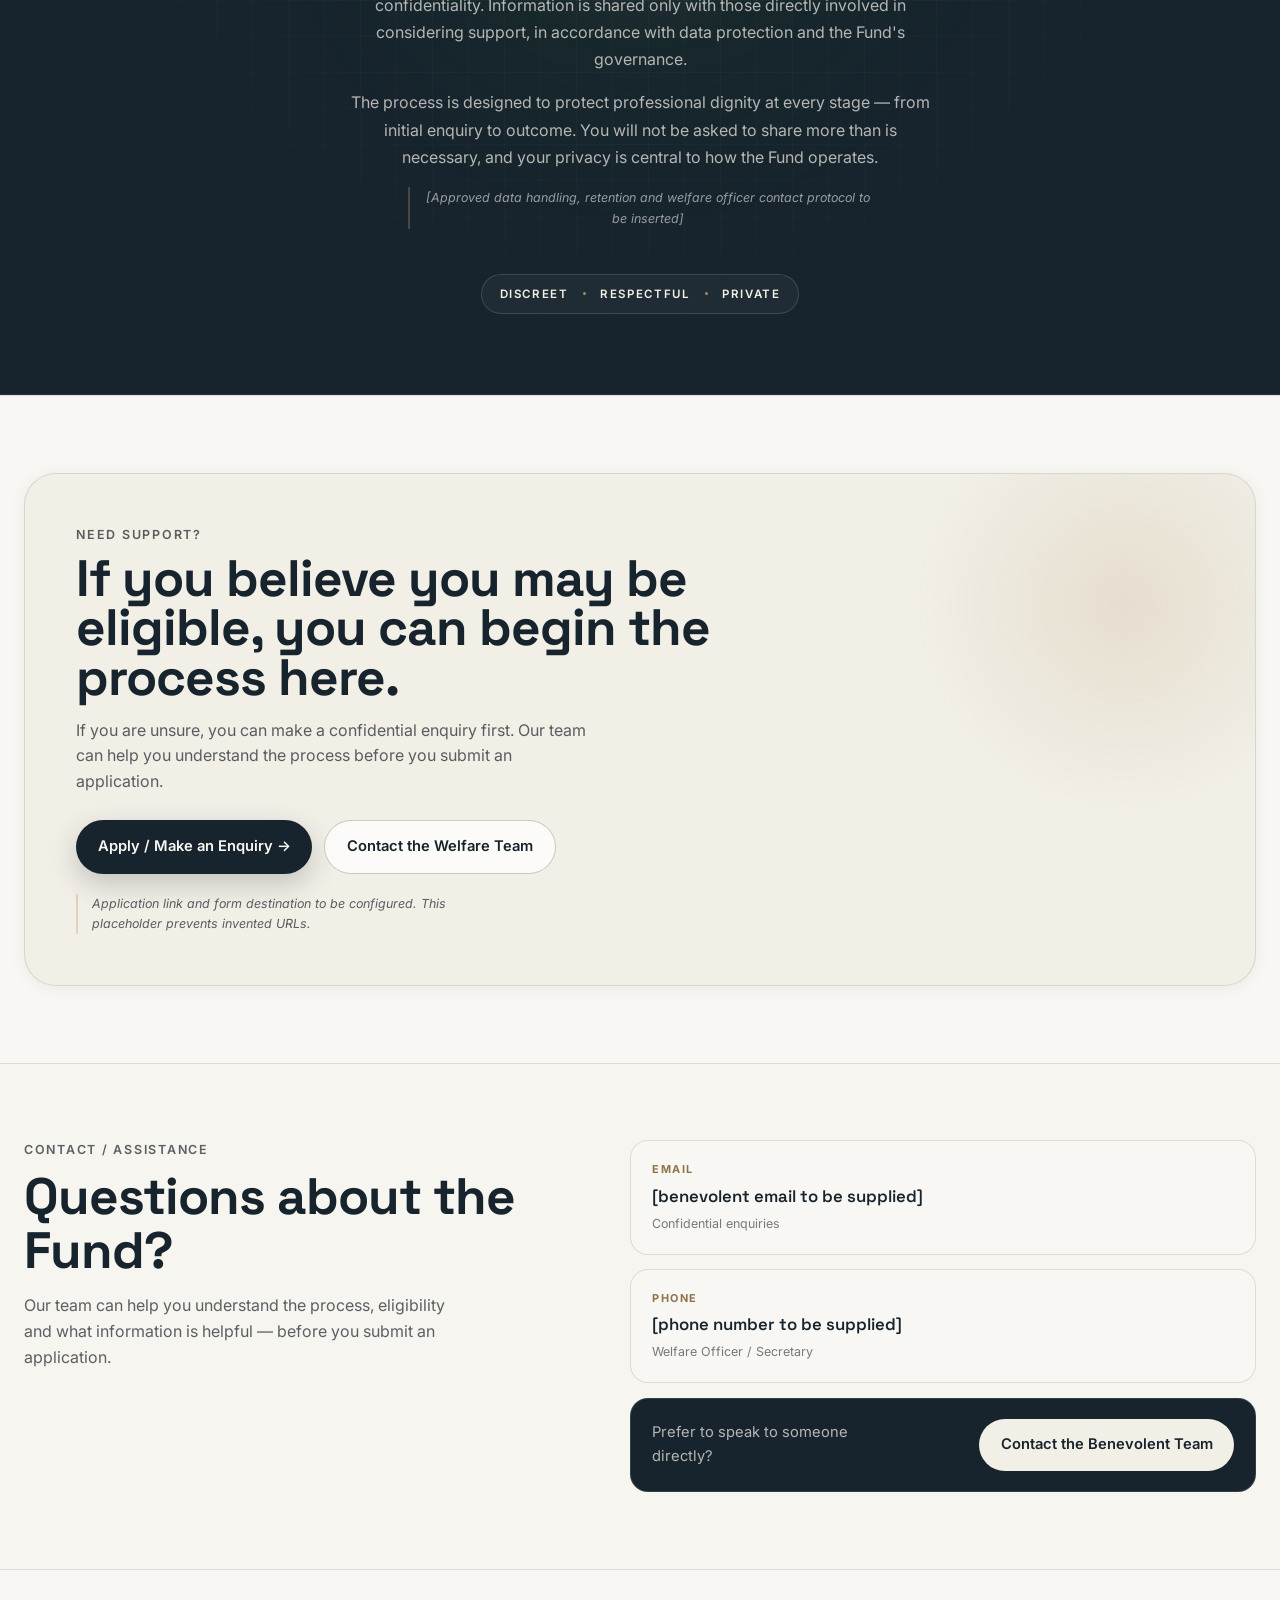
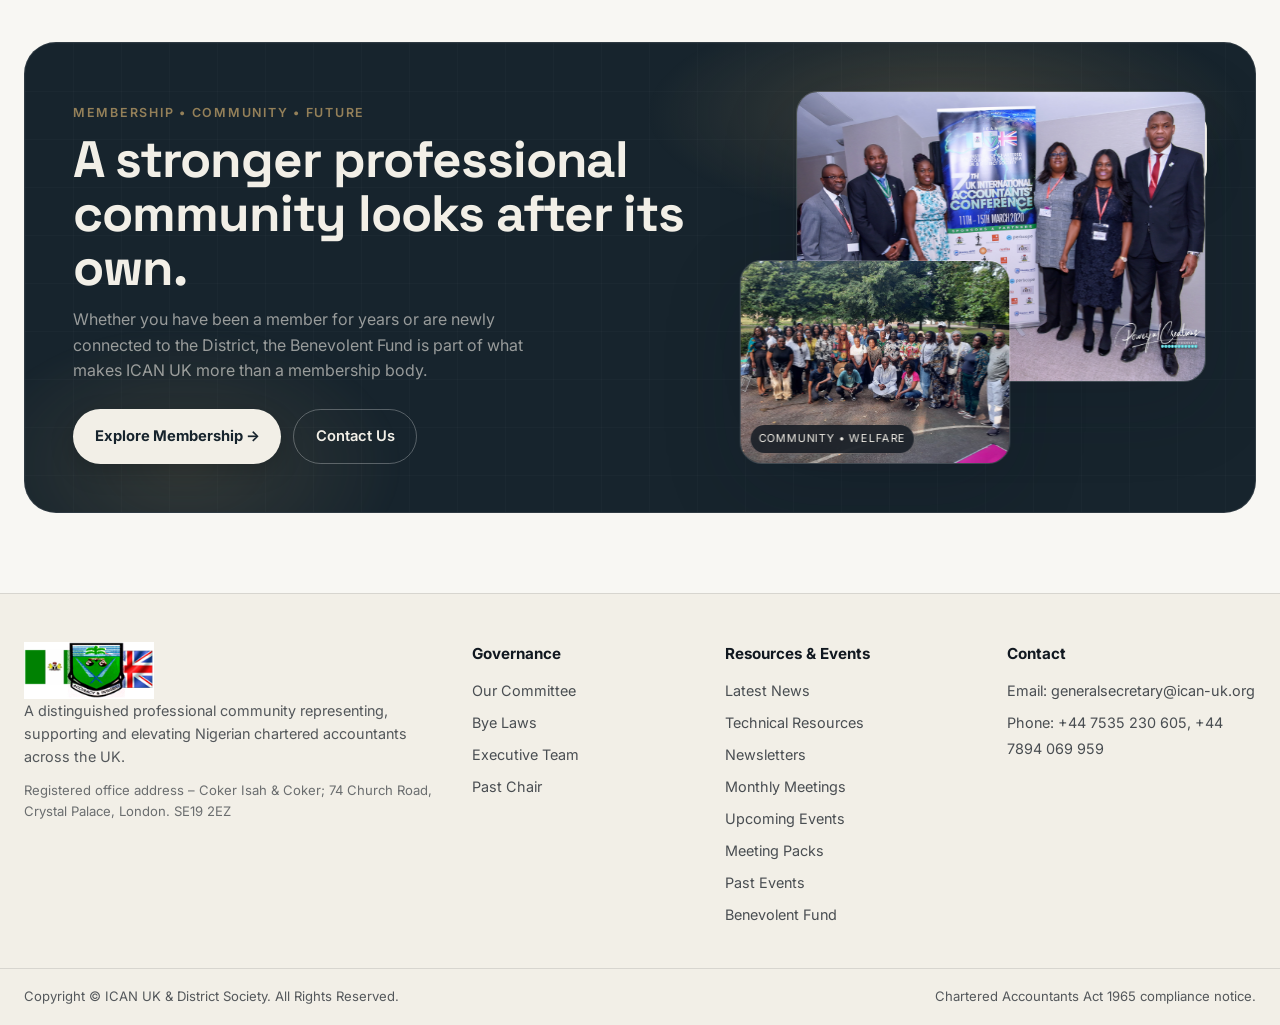
<file: pages/benevolent.html>
<!DOCTYPE html>
<html lang="en">

<head>
  <meta charset="UTF-8">
  <meta name="viewport" content="width=device-width, initial-scale=1.0">
  <meta name="theme-color" content="#17242D">
  <title>Benevolent Fund | ICAN UK & District Society</title>
  <meta name="description"
    content="The ICAN UK Benevolent Fund provides dignified, confidential support for members and their families — professional solidarity when it matters most.">
  <link rel="preconnect" href="https://fonts.googleapis.com">
  <link rel="preconnect" href="https://fonts.gstatic.com" crossorigin>
  <link
    href="https://fonts.googleapis.com/css2?family=Inter:wght@400;500;600&family=Space+Grotesk:wght@500;600;700&display=swap"
    rel="stylesheet">
  <link rel="stylesheet" href="../css/styles.css">
  <link rel="stylesheet" href="../css/benevolent.css">
</head>

<body class="benevolent-page">

  <div id="scroll-progress" class="scroll-progress" role="progressbar" aria-label="Page scroll progress" aria-valuemin="0" aria-valuemax="100" aria-valuenow="0"></div>

  <!-- HEADER  -->
  <header id="site-header" class="site-header">
    <div class="container header-inner">
      <a href="index.html" class="logo">
        <img src="../images/logo.jpg" alt="ICAN UK & District Society logo">
      </a>
      <nav id="primary-nav" class="primary-nav" aria-label="Primary">
        <ul class="nav-list">
          <li class="nav-item has-mega" data-mega>
            <button type="button" class="nav-trigger" aria-haspopup="true" aria-expanded="false" aria-controls="mega-governance" id="trigger-governance">
              Governance
            </button>
            <div id="mega-governance" class="mega-menu">
              <div class="mega-grid">
                <div class="mega-col">
                  <h4>Governance</h4>
                  <p class="mega-desc">Oversight, standards and continuity.</p>
                </div>
                <ul class="mega-links">
                  <li><a href="committee.html">Our Committee</a></li>
                  <li><a href="bye-law.html">Bye Laws</a></li>
                  <li><a href="executive.html">Executive Team</a></li>
                  <li><a href="past-chairs.html">Past Chair</a></li>
                </ul>
              </div>
            </div>
          </li>
          <li class="nav-item has-mega" data-mega>
            <button type="button" class="nav-trigger" aria-haspopup="true" aria-expanded="false" aria-controls="mega-news" id="trigger-news">
              News & Events
            </button>
            <div id="mega-news" class="mega-menu">
              <div class="mega-grid">
                <div class="mega-col">
                  <h4>Knowledge & Gathering</h4>
                  <p class="mega-desc">CPD, technical resources and community.</p>
                </div>
                <ul class="mega-links">
                  <li><a href="latest-news.html">News Latest</a></li>
                  <li><a href="events-calendar.html">Events Calendar</a></li>
                  <li><a href="events-calendar.html#upcoming-events">Upcoming Events</a></li>
                  <li><a href="events-calendar.html#monthly-meetings">Monthly Meetings</a></li>
                  <li><a href="events-calendar.html#resources">Meeting Packs</a></li>
                  <li><a href="events-calendar.html#past-events">Past Events</a></li>
                  <li><a href="#">Technical Resources</a></li>
                  <li><a href="#">Newsletters</a></li>
                </ul>
              </div>
            </div>
          </li>
          <li class="nav-item"><a href="gallery.html" class="nav-link">Gallery</a></li>
          <li class="nav-item"><a href="benevolent.html" class="nav-link is-active" aria-current="page">Benevolent</a>
          </li>
          <li class="nav-item"><a href="#" class="nav-link">Register</a></li>
          <li class="nav-item"><a href="index.html#about" class="nav-link">About Us</a></li>
          <li class="nav-item"><a href="#contact" class="nav-link">Contact Us</a></li>
        </ul>
      </nav>
      <div class="header-actions">
        <a href="index.html#member-hub" class="btn btn-primary header-join">Member Login</a>
        <button type="button" id="mobile-toggle" class="mobile-toggle" aria-expanded="false" aria-controls="mobile-drawer"
          aria-label="Open navigation">
          <span class="hamburger"><i></i><i></i><i></i></span>
        </button>
      </div>
    </div>
    <div id="nav-overlay" class="nav-overlay" hidden style="display:none"></div>
    <div id="mobile-drawer" class="mobile-drawer" aria-hidden="true" role="dialog" aria-modal="true"
      aria-label="Mobile navigation">
      <div class="drawer-header">
        <a href="../index.html" class="logo"><img src="../images/logo.jpg" alt="ICAN UK logo"></a>
        <button type="button" id="mobile-close" class="mobile-close" aria-label="Close navigation menu">×</button>
      </div>
      <div class="drawer-body">
        <div class="drawer-group">
          <button type="button" class="drawer-accordion" aria-expanded="false" aria-controls="drawer-gov">Governance</button>
          <div id="drawer-gov" class="drawer-panel" hidden>
            <a href="committee.html">Our Committee</a>
            <a href="bye-law.html">Bye Laws</a>
            <a href="executive.html">Executive Team</a>
            <a href="past-chairs.html">Past Chair</a>
          </div>
        </div>
        <div class="drawer-group">
          <button type="button" class="drawer-accordion" aria-expanded="false" aria-controls="drawer-news">News & Events</button>
          <div id="drawer-news" class="drawer-panel" hidden>
            <a href="latest-news.html">News Latest</a>
            <a href="events-calendar.html">Events Calendar</a>
            <a href="events-calendar.html#upcoming-events">Upcoming Events</a>
            <a href="events-calendar.html#monthly-meetings">Monthly Meetings</a>
            <a href="events-calendar.html#resources">Meeting Packs</a>
            <a href="events-calendar.html#past-events">Past Events</a>
            <a href="#">Technical Resources</a>
            <a href="#">Newsletters</a>
          </div>
        </div>
        <a href="gallery.html" class="drawer-link">Gallery</a>
        <a href="benevolent.html" class="drawer-link is-active" aria-current="page">Benevolent</a>
        <a href="#" class="drawer-link">Register</a>
        <a href="index.html#about" class="drawer-link">About Us</a>
        <a href="#contact" class="drawer-link">Contact Us</a>
        <a href="index.html#member-hub" class="drawer-link drawer-login">Member Login</a>
      </div>
    </div>
  </header>

  <main id="main-content" class="benevolent-main" tabindex="-1">

    <!-- HERO -->
    <section class="benevolent-hero" aria-label="Benevolent Fund hero">
      <div class="benevolent-hero-bg" aria-hidden="true">
        <div class="benevolent-hero-gridline"></div>
        <div class="benevolent-hero-orb benevolent-hero-orb--1"></div>
        <div class="benevolent-hero-orb benevolent-hero-orb--2"></div>
      </div>
      <div class="container benevolent-hero-inner">
        <div class="benevolent-hero-content reveal">
          <nav class="b-breadcrumb reveal" aria-label="Breadcrumb">
            <a href="../index.html">Home</a><span class="sep">/</span>
            <span class="current">Benevolent</span>
          </nav>
          <p class="eyebrow benevolent-eyebrow">Benevolent Fund • Community • Support</p>
          <h1 class="benevolent-hero-title">
            <span class="hero-line">Supporting Members</span>
            <span class="hero-line hero-line--accent">When It Matters Most</span>
          </h1>
          <p class="benevolent-hero-desc">
            A professional community should not only celebrate success — it should stand together
            when members and their families need support. The Benevolent Fund exists to offer
            dignified, confidential assistance.
          </p>
          <div class="benevolent-hero-actions">
            <a href="#how-it-works" class="btn btn-primary benevolent-btn-primary">Learn How It Works</a>
            <a href="#application" class="btn btn-secondary benevolent-btn-secondary">Apply / Make an Enquiry</a>
          </div>
          <div class="benevolent-hero-meta">
            <div class="meta-pill">
              <span class="meta-dot"></span>
              <span>Member Welfare • Since 1988</span>
            </div>
            <div class="meta-links">
              <a href="#dignity" class="meta-link">Confidential</a>
              <span class="meta-sep">•</span>
              <a href="#eligibility" class="meta-link">Discreet</a>
              <span class="meta-sep">•</span>
              <span class="meta-link">Professional Solidarity</span>
            </div>
          </div>
        </div>

        <div class="benevolent-hero-visual reveal">
          <div class="hero-visual-wrap">
            <div class="hero-brass-frame" aria-hidden="true"></div>
            <figure class="hero-photo">
              <img src="../images/ICANUKPICNIC241.jpg"
                alt="ICAN UK members gathering — community and professional solidarity" loading="eager">
              <figcaption class="hero-photo-label">
                <span class="label-kicker">ICAN UK</span>
                <span class="label-title">Member Welfare</span>
              </figcaption>
            </figure>
            <div class="hero-float-card hero-float-card--top">
              <span class="float-eyebrow">Community</span>
              <span class="float-rule"></span>
              <span class="float-title">Support</span>
            </div>
            <div class="hero-float-card hero-float-card--bottom">
              <strong>Professional Dignity</strong>
              <span>Handled with discretion and respect</span>
            </div>
          </div>
        </div>
      </div>
    </section>

    <!-- INTRO -->
    <section id="intro" class="section benevolent-intro">
      <div class="container">
        <div class="benevolent-intro-grid reveal">
          <div class="benevolent-intro-label">
            <p class="eyebrow">Benevolent Fund</p>
            <h2 class="display benevolent-intro-heading">A Community That Stands Together</h2>
          </div>
          <div class="benevolent-intro-copy">
            <p class="benevolent-lead">
              <!-- TODO: Insert approved Benevolent Fund purpose statement -->
              The Benevolent Fund is the welfare arm of ICAN UK & District Society, established to
              provide practical support to members and their families during periods of difficulty.
            </p>
            <p>
              It reflects a simple professional principle: belonging to ICAN UK means belonging to a
              community that looks after its own. The Fund operates with discretion, empathy and
              institutional responsibility — ensuring that no member has to face hardship alone.
            </p>
            <p class="benevolent-note">
              <em>[Content to be supplied — final approved introduction and purpose wording to replace this placeholder
                paragraph.]</em>
            </p>
          </div>
        </div>
      </div>
    </section>

    <!-- WHY IT EXISTS -->
    <section class="section benevolent-why">
      <div class="container">
        <div class="benevolent-why-grid reveal">
          <div class="benevolent-why-index">
            <span class="benevolent-index-num">01</span>
            <div class="benevolent-index-meta">
              <p class="eyebrow">Why the Fund Exists</p>
              <div class="benevolent-index-rule"></div>
            </div>
          </div>
          <div class="benevolent-why-content">
            <h2 class="benevolent-why-title">Professional success is rarely linear. The Fund exists for the moments in
              between.</h2>
            <div class="benevolent-why-text">
              <p>
                <!-- TODO: Insert approved rationale for Benevolent Fund -->
                Chartered Accountants uphold high standards of professional life, but life itself can
                present unforeseen challenges — health concerns, family circumstances, or periods of
                financial strain. The Benevolent Fund was created to ensure practical help is available
                without compromising professional dignity.
              </p>
              <p>
                It is not a commercial product or public grant scheme. It is a community welfare
                commitment, funded and governed by the District, and delivered with care.
              </p>
              <p class="benevolent-note"><em>[Content to be supplied — approved historical context and governing
                  principles]</em></p>
            </div>
          </div>
        </div>
      </div>
    </section>

    <!-- WHO WE SUPPORT -->
    <section class="section benevolent-who">
      <div class="container">
        <div class="section-head reveal">
          <p class="eyebrow">Who We Support</p>
          <h2 class="display">Support shaped around people, not categories alone.</h2>
          <p class="subhead">Eligibility is defined by the approved Benevolent Fund guidelines. The categories below are
            illustrative placeholders until final content is confirmed.</p>
        </div>
        <div class="benevolent-who-grid">
          <article class="benevolent-who-card reveal">
            <div class="who-card-head">
              <span class="who-num">01</span>
              <h3>Members</h3>
            </div>
            <p><!-- TODO: Insert approved description for member eligibility -->Members of ICAN UK & District Society
              who find themselves in circumstances where support would make a meaningful difference.</p>
            <span class="who-card-rule"></span>
            <p class="benevolent-note small"><em>[Content to be supplied]</em></p>
          </article>
          <article class="benevolent-who-card reveal">
            <div class="who-card-head">
              <span class="who-num">02</span>
              <h3>Families</h3>
            </div>
            <p><!-- TODO: Confirm if family/dependant support is within approved scope -->Where the approved guidelines
              provide for it, families and dependants connected to a member may be considered.</p>
            <span class="who-card-rule"></span>
            <p class="benevolent-note small"><em>[To be confirmed against approved Bye Laws and Benevolent policy]</em>
            </p>
          </article>
          <article class="benevolent-who-card reveal">
            <div class="who-card-head">
              <span class="who-num">03</span>
              <h3>Community</h3>
            </div>
            <p>Consideration where community welfare and professional solidarity align with the Fund's charitable
              purpose and governance.</p>
            <span class="who-card-rule"></span>
            <p class="benevolent-note small"><em>[Content to be supplied — do not publish until approved]</em></p>
          </article>
        </div>
      </div>
    </section>

    <!-- SUPPORT AVAILABLE -->
    <section class="section benevolent-support">
      <div class="container">
        <div class="benevolent-support-head reveal">
          <div class="support-head-left">
            <p class="eyebrow">Support Available</p>
            <h2 class="display">Practical assistance. Professional dignity.</h2>
          </div>
          <div class="support-head-right">
            <p>The nature of assistance is determined case by case, in line with governance and available resources. No
              guarantee of support type or value is implied.</p>
          </div>
        </div>

        <div class="benevolent-support-list">
          <!-- TODO: Replace with approved list of support types — use exact wording from source -->
          <div class="support-item reveal">
            <div class="support-item-num">01</div>
            <div class="support-item-body">
              <h3>[Support Category — to be supplied]</h3>
              <p>[Description to be supplied — e.g., nature of assistance, how it may be applied, limitations. Do not
                invent amounts or timelines.]</p>
            </div>
          </div>
          <div class="support-item reveal">
            <div class="support-item-num">02</div>
            <div class="support-item-body">
              <h3>[Support Category — to be supplied]</h3>
              <p>[Description to be supplied — final approved wording required before publication.]</p>
            </div>
          </div>
          <div class="support-item reveal">
            <div class="support-item-num">03</div>
            <div class="support-item-body">
              <h3>[Support Category — to be supplied]</h3>
              <p>[Description to be supplied — ensure alignment with Bye Laws and Trustee guidance.]</p>
            </div>
          </div>
        </div>
      </div>
    </section>

    <!-- HOW IT WORKS -->
    <section id="how-it-works" class="section benevolent-process">
      <div class="container">
        <div class="section-head reveal">
          <p class="eyebrow">How It Works</p>
          <h2 class="display">A clear, respectful process — designed to be approached with confidence.</h2>
        </div>

        <div class="benevolent-timeline" id="benevolent-timeline" role="list"
          aria-label="Benevolent Fund application process">
          <div class="timeline-line" aria-hidden="true"></div>

          <div class="timeline-step reveal" role="listitem">
            <div class="step-node"><span class="step-num">01</span></div>
            <div class="step-body">
              <h3>Enquire</h3>
              <p>Understand the process and speak to the welfare team confidentially before submitting anything.</p>
              <span class="step-meta">Confidential initial conversation</span>
            </div>
          </div>

          <div class="timeline-step reveal" role="listitem">
            <div class="step-node"><span class="step-num">02</span></div>
            <div class="step-body">
              <h3>Apply</h3>
              <p>Submit the required information through the designated channel. Guidance is available throughout.</p>
              <span class="step-meta">Supported application</span>
            </div>
          </div>

          <div class="timeline-step reveal" role="listitem">
            <div class="step-node"><span class="step-num">03</span></div>
            <div class="step-body">
              <h3>Review</h3>
              <p>Your application is considered with discretion by the appointed officers under the Fund's governance.
              </p>
              <span class="step-meta">Governance-led review</span>
            </div>
          </div>

          <div class="timeline-step reveal" role="listitem">
            <div class="step-node"><span class="step-num">04</span></div>
            <div class="step-body">
              <h3>Outcome</h3>
              <p>The applicant is informed of the outcome directly, with sensitivity to privacy and dignity.</p>
              <span class="step-meta">Direct, discreet communication</span>
            </div>
          </div>
        </div>

        <p class="benevolent-note timeline-note"><em>[Process wording to be finalised against approved Benevolent Fund
            operating procedures. Timings, documentation and decision criteria to be supplied.]</em></p>
      </div>
    </section>

    <!-- ELIGIBILITY -->
    <section id="eligibility" class="section benevolent-eligibility">
      <div class="container">
        <div class="benevolent-eligibility-grid">
          <div class="eligibility-main reveal">
            <p class="eyebrow">Eligibility</p>
            <h2 class="display">Who may apply and what may be helpful to prepare.</h2>
          </div>

          <div class="eligibility-cols">
            <div class="eligibility-col reveal">
              <h3>Who may apply?</h3>
              <div class="eligibility-block">
                <!-- TODO: Insert approved eligibility content — do not invent -->
                <ul class="eligibility-list">
                  <li><span class="eligibility-bullet"></span>[Eligibility criterion — to be supplied]</li>
                  <li><span class="eligibility-bullet"></span>[Eligibility criterion — to be supplied]</li>
                  <li><span class="eligibility-bullet"></span>[Eligibility criterion — to be supplied]</li>
                </ul>
                <p class="benevolent-note small"><em>Exact eligibility is defined in the approved Benevolent Fund
                    guidelines and Bye Laws.</em></p>
              </div>
            </div>

            <div class="eligibility-col reveal">
              <h3>What you may need</h3>
              <div class="eligibility-block">
                <!-- TODO: Insert approved requirements — do not invent financial evidence or deadlines -->
                <ul class="eligibility-list">
                  <li><span class="eligibility-bullet"></span>[Requirement — to be supplied]</li>
                  <li><span class="eligibility-bullet"></span>[Requirement — to be supplied]</li>
                  <li><span class="eligibility-bullet"></span>[Requirement — to be supplied]</li>
                </ul>
                <p class="benevolent-note small"><em>Only information explicitly required by the approved process should
                    be listed here.</em></p>
              </div>
            </div>
          </div>
        </div>
      </div>
    </section>

    <!-- DIGNITY & CONFIDENTIALITY -->
    <section id="dignity" class="section benevolent-dignity">
      <div class="benevolent-dignity-bg" aria-hidden="true">
        <div class="dignity-glow"></div>
        <div class="dignity-gridline"></div>
      </div>
      <div class="container">
        <div class="benevolent-dignity-inner reveal">
          <div class="dignity-label">
            <p class="eyebrow" style="color:var(--color-brass)">Dignity • Confidentiality</p>
          </div>
          <h2 class="display dignity-heading">Support should be approached with discretion and respect.</h2>
          <div class="dignity-copy">
            <p>
              <!-- TODO: Insert approved confidentiality statement -->
              Applications to the Benevolent Fund are treated with the utmost confidentiality.
              Information is shared only with those directly involved in considering support, in
              accordance with data protection and the Fund's governance.
            </p>
            <p>
              The process is designed to protect professional dignity at every stage — from initial
              enquiry to outcome. You will not be asked to share more than is necessary, and your
              privacy is central to how the Fund operates.
            </p>
            <p class="benevolent-note small" style="color:rgba(242,239,231,0.6)"><em>[Approved data handling, retention
                and welfare officer contact protocol to be inserted]</em></p>
          </div>
          <div class="dignity-meta">
            <span>Discreet</span><span class="dignity-sep"></span><span>Respectful</span><span
              class="dignity-sep"></span><span>Private</span>
          </div>
        </div>
      </div>
    </section>

    <!-- APPLICATION -->
    <section id="application" class="section benevolent-application">
      <div class="container">
        <div class="benevolent-app-card reveal">
          <div class="app-card-bg" aria-hidden="true">
            <div class="app-card-orb"></div>
          </div>
          <div class="app-card-content">
            <p class="eyebrow">Need Support?</p>
            <h2 class="display">If you believe you may be eligible, you can begin the process here.</h2>
            <p>If you are unsure, you can make a confidential enquiry first. Our team can help you understand the
              process before you submit an application.</p>
            <div class="app-actions">
              <!-- TODO: Replace with actual Benevolent Fund application URL -->
              <a href="#" class="btn btn-primary benevolent-btn-primary">Apply / Make an Enquiry →</a>
              <a href="#contact" class="btn btn-secondary benevolent-btn-secondary">Contact the Welfare Team</a>
            </div>
            <p class="benevolent-note small app-note"><em>Application link and form destination to be configured. This
                placeholder prevents invented URLs.</em></p>
          </div>
        </div>
      </div>
    </section>

    <!-- CONTACT -->
    <section id="contact" class="section benevolent-contact">
      <div class="container">
        <div class="benevolent-contact-grid">
          <div class="contact-intro reveal">
            <p class="eyebrow">Contact / Assistance</p>
            <h2 class="display">Questions about the Fund?</h2>
            <p>Our team can help you understand the process, eligibility and what information is helpful — before you
              submit an application.</p>
          </div>
          <div class="contact-cards">
            <div class="contact-card reveal">
              <span class="contact-kicker">Email</span>
              <span class="contact-value"><!-- TODO: Insert approved Benevolent Fund email -->[benevolent email to be
                supplied]</span>
              <span class="contact-hint">Confidential enquiries</span>
            </div>
            <div class="contact-card reveal">
              <span class="contact-kicker">Phone</span>
              <span class="contact-value"><!-- TODO: Insert approved Benevolent Fund phone -->[phone number to be
                supplied]</span>
              <span class="contact-hint">Welfare Officer / Secretary</span>
            </div>
            <div class="contact-card contact-card--action reveal">
              <p>Prefer to speak to someone directly?</p>
              <!-- TODO: Replace with actual contact URL or mailto -->
              <a href="#" class="btn btn-primary">Contact the Benevolent Team</a>
            </div>
          </div>
        </div>
      </div>
    </section>

    <!-- FINAL CTA -->
    <section class="section benevolent-final-cta">
      <div class="container">
        <div class="cta-panel reveal">
          <div class="cta-depth" aria-hidden="true">
            <div class="cta-light"></div>
            <div class="cta-gridline"></div>
            <div class="cta-brass-orb"></div>
          </div>
          <div class="cta-main benevolent-cta-main">
            <div class="cta-content">
              <p class="eyebrow" style="color:var(--color-brass)">Membership • Community • Future</p>
              <h2 class="display" style="color:var(--color-ivory)">A stronger professional community looks after its
                own.</h2>
              <p style="color:rgba(242,239,231,0.72)">Whether you have been a member for years or are newly connected to
                the District, the Benevolent Fund is part of what makes ICAN UK more than a membership body.</p>
              <div class="cta-actions">
                <a href="index.html#membership" class="btn btn-cta-primary">Explore Membership →</a>
                <a href="index.html#footer" class="btn btn-cta-secondary">Contact Us</a>
              </div>
            </div>
            <div class="cta-visual" aria-hidden="true">
              <figure class="cta-img cta-img--main"><img src="../images/Gallery1.jpeg" alt="Members celebrating at ICAN UK annual gala dinner" loading="lazy"></figure>
              <figure class="cta-img cta-img--small"><img src="../images/ICANUKPICNIC241.jpg" alt="Members of ICAN UK community at annual picnic gathering in London" loading="lazy"><span
                  class="cta-badge">Community • Welfare</span></figure>
              <div class="cta-float-card"><strong>Est. 1988</strong><span>Professional Solidarity</span></div>
            </div>
          </div>
        </div>
      </div>
    </section>

  </main>

  <!-- FOOTER e -->
  <footer id="footer" class="footer" role="contentinfo">
    <div class="container footer-grid">
      <div class="footer-col">
        <div class="logo footer-logo"><img src="../images/logo-2.png" alt="ICAN UK and District Society logo - Institute of Chartered Accountants of Nigeria"></div>
        <p class="footer-summary">A distinguished professional community representing, supporting and elevating Nigerian
          chartered accountants across the UK.</p>
        <p class="footer-address">Registered office address – Coker Isah & Coker; 74 Church Road, Crystal Palace,
          London. SE19 2EZ</p>
      </div>
      <div class="footer-col">
        <h4>Governance</h4>
        <ul>
          <li><a href="committee.html">Our Committee</a></li>
          <li><a href="bye-law.html">Bye Laws</a></li>
          <li><a href="executive.html">Executive Team</a></li>
          <li><a href="past-chairs.html">Past Chair</a></li>
        </ul>
      </div>
      <div class="footer-col">
        <h4>Resources & Events</h4>
        <ul>
          <li><a href="latest-news.html">Latest News</a></li>
          <li><a href="#">Technical Resources</a></li>
          <li><a href="#">Newsletters</a></li>
          <li><a href="#">Monthly Meetings</a></li>
          <li><a href="index.html#countdown">Upcoming Events</a></li>
          <li><a href="#">Meeting Packs</a></li>
          <li><a href="index.html#conference">Past Events</a></li>
          <li><a href="benevolent.html">Benevolent Fund</a></li>
        </ul>
      </div>
      <div class="footer-col">
        <h4>Contact</h4>
        <ul>
          <li><span>Email: generalsecretary@ican-uk.org</span></li>
          <li><span>Phone: +44 7535 230 605, +44 7894 069 959</span></li>
        </ul>
      </div>
    </div>
    <div class="footer-bottom">
      <div class="container bottom-inner">
        <p>Copyright © ICAN UK & District Society. All Rights Reserved.</p>
        <p class="compliance">Chartered Accountants Act 1965 compliance notice.</p>
      </div>
    </div>
  </footer>

  <button type="button" id="back-to-top" class="back-to-top" aria-label="Back to top"><span aria-hidden="true">↑</span><span class="visually-hidden">Back to top</span></button>

  <script src="../js/script.js"></script>
  <script src="../js/benevolent.js"></script>
</body>

</html>
</file>
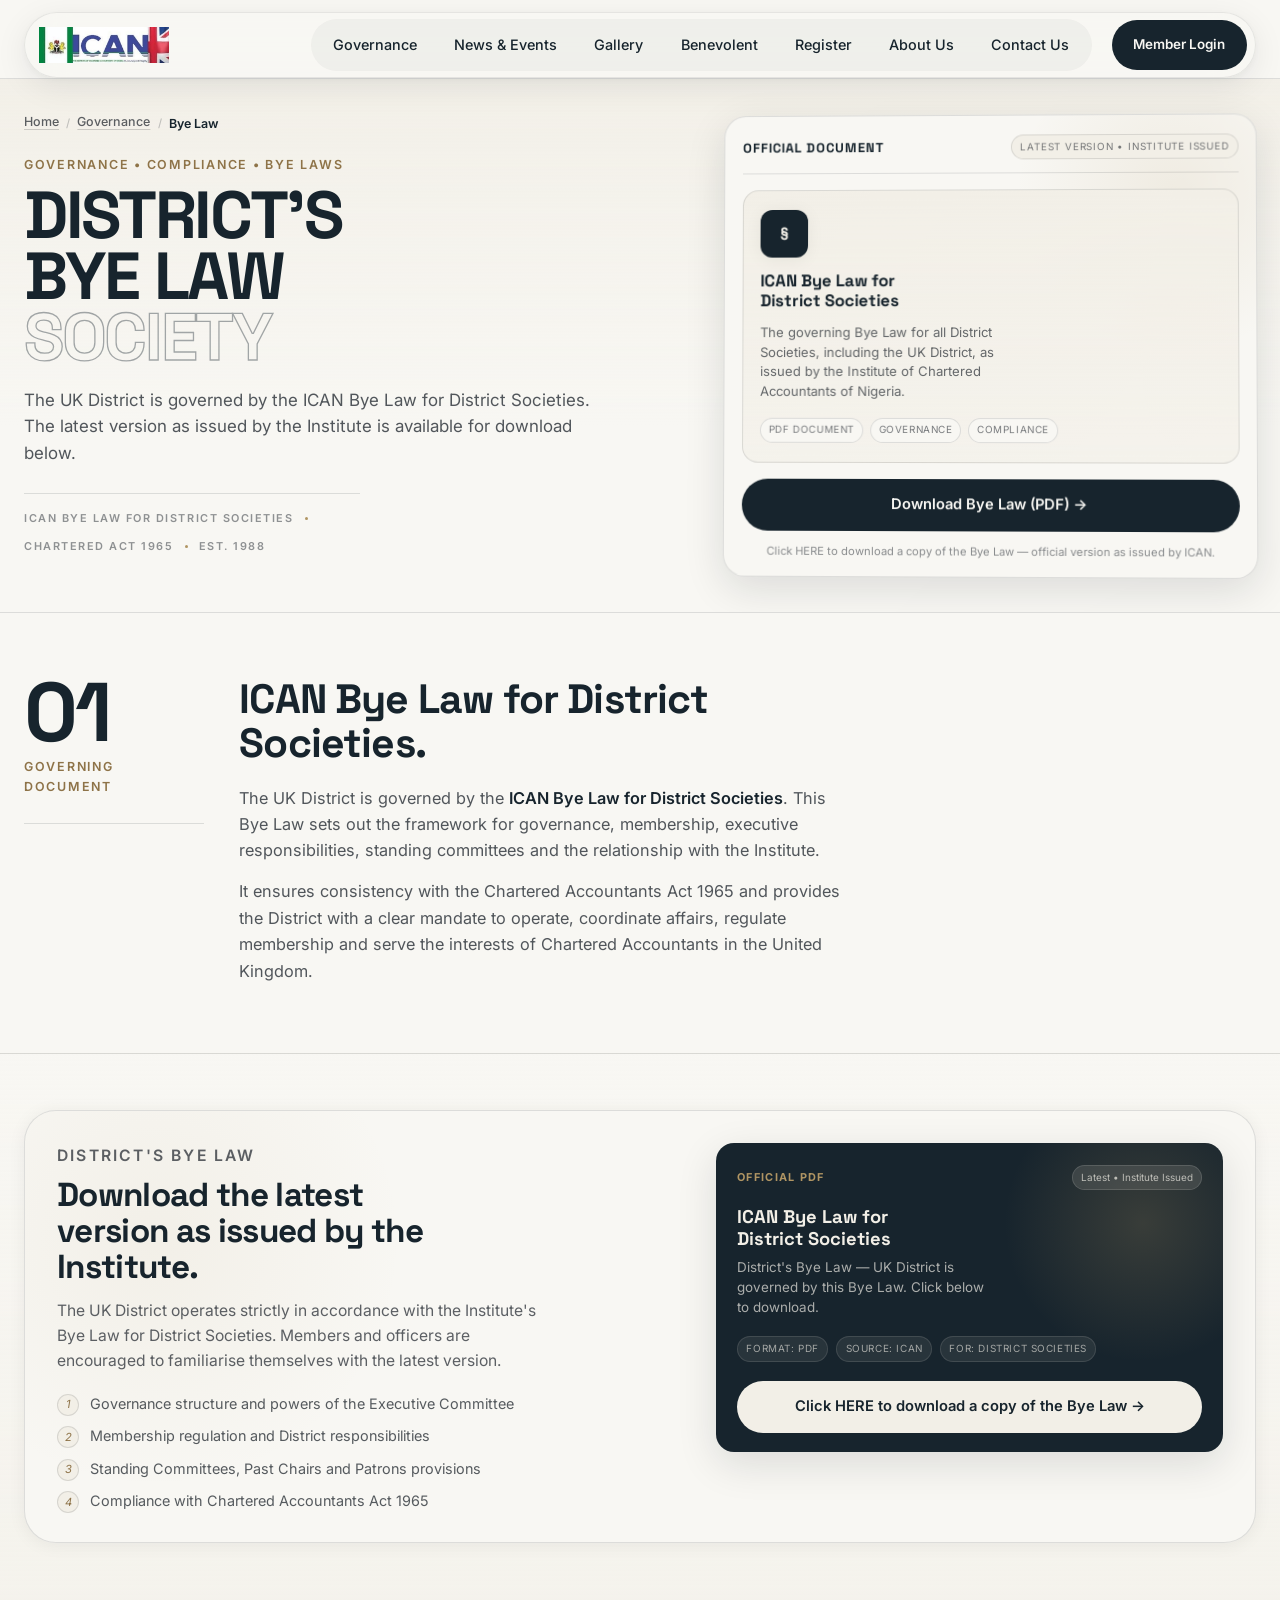
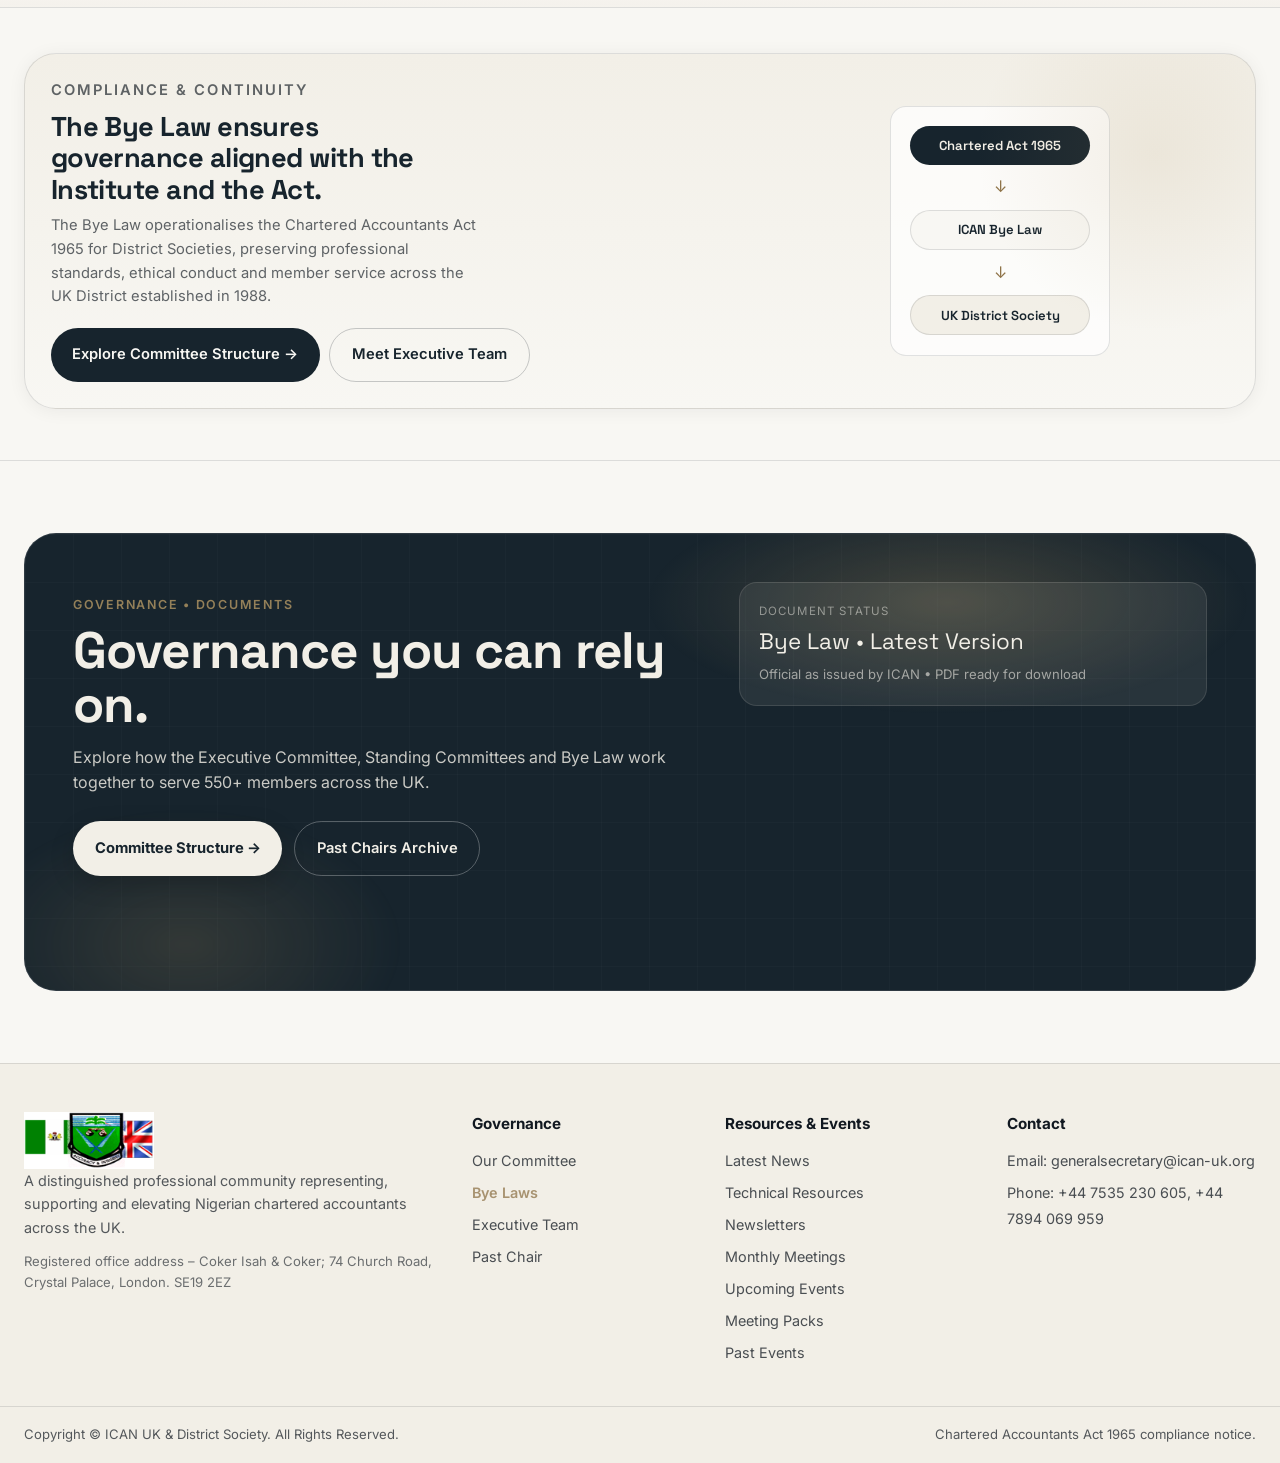
<file: pages/bye-law.html>
<!DOCTYPE html>
<html lang="en">

<head>
  <meta charset="UTF-8">
  <meta name="viewport" content="width=device-width, initial-scale=1.0">
  <meta name="theme-color" content="#17242D">
  <title>District's Bye Law | ICAN UK & District Society</title>
  <meta name="description"
    content="ICAN Bye Law for District Societies — The UK District is governed by the ICAN Bye Law as issued by the Institute. Download the latest version. Est. 1988.">
  <link rel="preconnect" href="https://fonts.googleapis.com">
  <link rel="preconnect" href="https://fonts.gstatic.com" crossorigin>
  <link
    href="https://fonts.googleapis.com/css2?family=Inter:wght@400;500;600&family=Space+Grotesk:wght@500;600;700&display=swap"
    rel="stylesheet">
  <link rel="stylesheet" href="../css/styles.css">
  <link rel="stylesheet" href="../css/bye-law.css">
</head>

<body data-page="bye-law">

  <div id="scroll-progress" class="scroll-progress" role="progressbar" aria-label="Page scroll progress" aria-valuemin="0" aria-valuemax="100" aria-valuenow="0"></div>

  <header id="site-header" class="site-header">
    <div class="container header-inner">
      <a href="../index.html" class="logo">
        <img src="../images/logo.jpg" alt="ICAN UK and District Society logo - Institute of Chartered Accountants of Nigeria">
      </a>
      <nav id="primary-nav" class="primary-nav" aria-label="Primary">
        <ul class="nav-list">
          <li class="nav-item has-mega is-active" data-mega>
            <button type="button" class="nav-trigger" aria-haspopup="true" aria-expanded="false" aria-controls="mega-governance" id="trigger-governance">
              Governance
            </button>
            <div id="mega-governance" class="mega-menu">
              <div class="mega-grid">
                <div class="mega-col">
                  <h4>Governance</h4>
                  <p class="mega-desc">Oversight, standards and continuity.</p>
                </div>
                <ul class="mega-links">
                  <li>
                    <a href="committee.html">Our Committee</a>
                  </li>
                  <li>
                    <a href="bye-law.html" class="is-active-link" aria-current="page">Bye Laws</a>
                  </li>
                  <li>
                    <a href="executive.html">Executive Team</a>
                  </li>
                  <!-- <li><a href="#">Committee Lead</a></li> -->
                  <li>
                    <a href="past-chairs.html">Past Chairs</a>
                  </li>
                </ul>
              </div>
            </div>
          </li>
          <li class="nav-item has-mega" data-mega>
            <button type="button" class="nav-trigger" aria-haspopup="true" aria-expanded="false" aria-controls="mega-news" id="trigger-news">News &
              Events</button>
            <div id="mega-news" class="mega-menu">
              <div class="mega-grid">
                <div class="mega-col">
                  <h4>Knowledge & Gathering</h4>
                  <p class="mega-desc">CPD, technical resources and community.</p>
                </div>
                <ul class="mega-links">
                  <li><a href="latest-news.html">News Latest</a></li>
                  <li><a href="events-calendar.html">Events Calendar</a></li>
                  <li><a href="events-calendar.html#upcoming-events">Upcoming Events</a></li>
                  <li><a href="events-calendar.html#monthly-meetings">Monthly Meetings</a></li>
                  <li><a href="events-calendar.html#resources">Meeting Packs</a></li>
                  <li><a href="events-calendar.html#past-events">Past Events</a></li>
                  <li><a href="#">Technical Resources</a></li>
                  <li><a href="#">Newsletters</a></li>
                </ul>
              </div>
            </div>
          </li>
          <li class="nav-item"><a href="gallery.html" class="nav-link">Gallery</a></li>
          <li class="nav-item"><a href="benevolent.html" class="nav-link">Benevolent</a></li>
          <li class="nav-item"><a href="#" class="nav-link">Register</a></li>
          <li class="nav-item"><a href="index.html#about" class="nav-link">About Us</a></li>
          <li class="nav-item"><a href="#footer" class="nav-link">Contact Us</a></li>
        </ul>
      </nav>
      <div class="header-actions">
        <a href="#member-hub" class="btn btn-primary header-join">Member Login</a>
        <button type="button" id="mobile-toggle" class="mobile-toggle" aria-expanded="false" aria-controls="mobile-drawer" aria-label="Open navigation">
          <span class="hamburger">
            <i></i>
            <i></i>
            <i></i>
          </span>
        </button>
      </div>
    </div>
    <div id="nav-overlay" class="nav-overlay" hidden style="display:none"></div>
    <!-- MOBILE DRAWER  -->
    <div id="mobile-drawer" class="mobile-drawer" aria-hidden="true" role="dialog" aria-modal="true" aria-label="Mobile navigation">
      <div class="drawer-header">
        <a href="../index.html" class="logo">
          <img src="../images/logo.jpg" alt="ICAN UK and District Society logo - Institute of Chartered Accountants of Nigeria">
        </a>
        <button type="button" id="mobile-close" class="mobile-close" aria-label="Close navigation menu">×</button>
      </div>
      <div class="drawer-body">
        <div class="drawer-group">
          <button type="button" class="drawer-accordion" aria-expanded="false" aria-controls="drawer-gov">
            Governance
          </button>
          <div id="drawer-gov" class="drawer-panel" hidden>
            <a href="committee.html">Our Committee</a>
            <a href="bye-law.html" class="is-active-link" aria-current="page">Bye
              Laws</a>
            <a href="executive.html">Executive Team</a>
            <!-- <a href="#">CommitteeLead</a> -->
            <a href="past-chairs.html">Past Chairs</a>
          </div>
        </div>
        <div class="drawer-group">
          <button type="button" class="drawer-accordion" aria-expanded="false" aria-controls="drawer-news">
            News & Events
          </button>
          <div id="drawer-news" class="drawer-panel" hidden>
            <a href="latest-news.html">News Latest</a>
            <a href="events-calendar.html">Events Calendar</a>
            <a href="events-calendar.html#upcoming-events">Upcoming Events</a>
            <a href="events-calendar.html#monthly-meetings">Monthly Meetings</a>
            <a href="events-calendar.html#resources">Meeting Packs</a>
            <a href="events-calendar.html#past-events">Past Events</a>
            <a href="#">Technical Resources</a>
            <a href="#">Newsletters</a>
          </div>
        </div>
        <a href="gallery.html" class="drawer-link">Gallery</a>
        <a href="benevolent.html" class="drawer-link">Benevolent</a>
        <a href="#"  class="drawer-link">Register</a>
        <a href="index.html#about" class="drawer-link">About Us</a>
        <a href="#footer" class="drawer-link">Contact Us</a>
        <a href="#member-hub" class="drawer-link drawer-login">Member Login</a>
      </div>
    </div>
  </header>

  <nav class="section-index" aria-label="Page sections">
    <span class="section-index-label">Bye Law</span>
    <div class="section-index-links">
      <a href="#intro" class="si-link" data-section="intro"><span>01</span> Intro</a>
      <a href="#document" class="si-link" data-section="document"><span>02</span> Document</a>
      <a href="#compliance" class="si-link" data-section="compliance"><span>03</span> Compliance</a>
    </div>
    <div class="section-index-progress">
      <div class="si-progress-bar" id="si-progress"></div>
    </div>
  </nav>

  <main id="main-content" tabindex="-1">

    <!-- HERO -->
    <section class="b-hero">
      <div class="b-hero-container">
        <div class="b-hero-inner">
          <div class="b-hero-left">
            <nav class="b-breadcrumb reveal" aria-label="Breadcrumb">
              <a href="../index.html">Home</a><span
                class="sep">/</span>
              <a href="../pages/our-committee.html">Governance</a><span class="sep">/</span><span class="current">Bye
                Law</span>
            </nav>
            <p class="eyebrow reveal">Governance • Compliance • Bye Laws</p>
            <h1 class="display b-hero-title reveal">
              <span class="b-hero-title-line">District's</span>
              <span class="b-hero-title-line">Bye Law</span>
              <span class="b-hero-title-line b-hero-title-line--accent">Society</span>
            </h1>
            <p class="b-hero-desc reveal">The UK District is governed by the ICAN Bye Law for District Societies. The
              latest version as issued by the Institute is available for download below.</p>
            <div class="b-hero-meta reveal">
              <span>ICAN Bye Law for District Societies</span><i></i><span>Chartered Act 1965</span><i></i><span>Est.
                1988</span>
            </div>
          </div>

          <div class="b-hero-visual-wrap reveal">
            <div class="b-doc-preview">
              <div class="b-doc-header"><strong>Official Document</strong><span>Latest Version • Institute Issued</span>
              </div>
              <div class="b-doc-cover">
                <div class="b-doc-icon">§</div>
                <h4>ICAN Bye Law for District Societies</h4>
                <p>The governing Bye Law for all District Societies, including the UK District, as issued by the
                  Institute of Chartered Accountants of Nigeria.</p>
                <div class="b-doc-meta">
                  <span>PDF Document</span>
                  <span>Governance</span>
                  <span>Compliance</span>
                </div>
              </div>
              <div class="b-doc-actions">
                <!-- Replace href with actual file path when uploaded: e.g. /docs/ican-bye-law-district-societies.pdf -->
                <a href="docs/ican-bye-law-district-societies.pdf" class="btn btn-primary" data-download="bye-law"
                  download>Download Bye Law (PDF) →</a>
                <span class="b-doc-footnote">Click HERE to download a copy of the Bye Law — official version as issued
                  by ICAN.</span>
              </div>
            </div>
          </div>
        </div>
      </div>
    </section>

    <!-- INTRO -->
    <section id="intro" class="section b-intro">
      <div class="container">
        <div class="b-intro-grid reveal">
          <div class="b-intro-side">
            <div class="b-intro-number">01</div>
            <p class="eyebrow">Governing Document</p>
            <div class="b-intro-rule"></div>
          </div>
          <div class="b-intro-main">
            <h2 class="display b-intro-heading">ICAN Bye Law for District Societies.</h2>
            <div class="b-intro-copy">
              <p>The UK District is governed by the <strong>ICAN Bye Law for District Societies</strong>. This Bye Law
                sets out the framework for governance, membership, executive responsibilities, standing committees and
                the relationship with the Institute.</p>
              <p>It ensures consistency with the Chartered Accountants Act 1965 and provides the District with a clear
                mandate to operate, coordinate affairs, regulate membership and serve the interests of Chartered
                Accountants in the United Kingdom.</p>
            </div>
          </div>
        </div>
      </div>
    </section>

    <!-- DOCUMENT -->
    <section id="document" class="section b-document">
      <div class="container">
        <div class="b-doc-card reveal">
          <div class="b-doc-card-left">
            <p class="eyebrow">District's Bye Law</p>
            <h2>Download the latest version as issued by the Institute.</h2>
            <p>The UK District operates strictly in accordance with the Institute's Bye Law for District Societies.
              Members and officers are encouraged to familiarise themselves with the latest version.</p>

            <div class="b-doc-list">
              <div class="b-doc-list-item"><i>1</i><span>Governance structure and powers of the Executive
                  Committee</span></div>
              <div class="b-doc-list-item"><i>2</i><span>Membership regulation and District responsibilities</span>
              </div>
              <div class="b-doc-list-item"><i>3</i><span>Standing Committees, Past Chairs and Patrons provisions</span>
              </div>
              <div class="b-doc-list-item"><i>4</i><span>Compliance with Chartered Accountants Act 1965</span></div>
            </div>
          </div>

          <div class="b-doc-card-right">
            <div class="b-download-card">
              <div class="b-download-top"><span>Official PDF</span><span>Latest • Institute Issued</span></div>
              <h4>ICAN Bye Law for District Societies</h4>
              <p>District's Bye Law — UK District is governed by this Bye Law. Click below to download.</p>
              <div class="b-download-meta">
                <span>Format: PDF</span>
                <span>Source: ICAN</span>
                <span>For: District Societies</span>
              </div>
              <!-- download a copy of the Bye Law -->
              <a href="docs/ican-bye-law-district-societies.pdf" class="btn" data-download="bye-law" download>Click HERE
                to download a copy of the Bye Law →</a>
            </div>

        
          </div>
        </div>
      </div>
    </section>

    <!-- COMPLIANCE -->
    <section id="compliance" class="section b-gov-nav">
      <div class="container">
        <div class="b-gov-card reveal">
          <div class="b-gov-card-left">
            <p class="eyebrow">Compliance & Continuity</p>
            <h3>The Bye Law ensures governance aligned with the Institute and the Act.</h3>
            <p>The Bye Law operationalises the Chartered Accountants Act 1965 for District Societies, preserving
              professional standards, ethical conduct and member service across the UK District established in 1988.</p>
            <div style="display:flex; gap:.6rem; flex-wrap:wrap;">
              <a href="../pages/our-committee.html" class="btn btn-primary">Explore Committee Structure →</a>
              <a href="../pages/executive-team.html" class="btn btn-secondary">Meet Executive Team</a>
            </div>
          </div>
          <div class="b-gov-card-right" aria-hidden="true" style="display:grid; place-items:center;">
            <div
              style="background:rgba(255,255,255,.7); border:1px solid var(--color-line); border-radius:16px; padding:1.2rem 1rem; min-width:220px; display:flex; flex-direction:column; gap:.6rem; align-items:center;">
              <div
                style="font-family:var(--font-display); font-size:.82rem; font-weight:600; padding:.55rem .85rem; border-radius:999px; background:var(--color-navy); color:var(--color-ivory); min-width:180px; text-align:center;">
                Chartered Act 1965</div>
              <div style="color:var(--color-brass-strong);">↓</div>
              <div
                style="font-family:var(--font-display); font-size:.82rem; font-weight:600; padding:.55rem .85rem; border-radius:999px; border:1px solid var(--color-line); background:var(--color-white); color:var(--color-navy); min-width:180px; text-align:center;">
                ICAN Bye Law</div>
              <div style="color:var(--color-brass-strong);">↓</div>
              <div
                style="font-family:var(--font-display); font-size:.82rem; font-weight:600; padding:.55rem .85rem; border-radius:999px; border:1px solid var(--color-line); background:var(--color-ivory); color:var(--color-navy); min-width:180px; text-align:center;">
                UK District Society</div>
            </div>
          </div>
        </div>
      </div>
    </section>

    <section class="section cta">
      <div class="container">
        <div class="cta-panel reveal">
          <div class="cta-depth" aria-hidden="true">
            <div class="cta-light"></div>
            <div class="cta-gridline"></div>
            <div class="cta-brass-orb"></div>
          </div>
          <div class="cta-main">
            <div class="cta-content">
              <p class="eyebrow" style="color:var(--color-brass)">Governance • Documents</p>
              <h2 class="display" style="color:var(--color-ivory)">Governance you can rely on.</h2>
              <p>Explore how the Executive Committee, Standing Committees and Bye Law work together to serve 550+
                members across the UK.</p>
              <div class="cta-actions">
                <a href="../pages/our-committee.html" class="btn btn-cta-primary">Committee Structure →</a>
                <a href="../pages/past-chairs.html" class="btn btn-cta-secondary">Past Chairs Archive</a>
              </div>
            </div>
            <div class="cta-visual" aria-hidden="true">
              <div
                style="background:rgba(242,239,231,.08); border:1px solid rgba(242,239,231,.12); border-radius:18px; padding:1.2rem; display:grid; gap:.6rem;">
                <div
                  style="font-size:.72rem; letter-spacing:.1em; text-transform:uppercase; color:rgba(242,239,231,.5);">
                  Document Status</div>
                <div
                  style="font-family:var(--font-display); font-size:1.4rem; color:var(--color-ivory); line-height:1.1;">
                  Bye Law • Latest Version</div>
                <div style="font-size:.82rem; color:rgba(242,239,231,.6);">Official as issued by ICAN • PDF ready for
                  download</div>
              </div>
            </div>
          </div>
        </div>
      </div>
    </section>

  </main>

  <!-- FOOTER  -->
  <footer id="footer" class="footer" role="contentinfo">
    <div class="container footer-grid">
      <div class="footer-col">
        <div class="logo footer-logo">
          <img src="../images/logo-2.png" alt="ICAN UK and District Society logo - Institute of Chartered Accountants of Nigeria">
        </div>
        <p class="footer-summary">A distinguished professional community representing, supporting and elevating Nigerian
          chartered accountants across the UK.</p>
        <p class="footer-address">Registered office address – Coker Isah & Coker; 74 Church Road, Crystal Palace,
        London. SE19 2EZ</p>
      </div>
      <div class="footer-col">
        <h4>Governance</h4>
        <ul>
          <li><a href="committee.html">Our Committee</a></li>
          <li><a href="bye-law.html" class="is-active-link" aria-current="page">Bye Laws</a></li>
          <li><a href="executive.html">Executive Team</a></li>
          <!-- <li><a href="#">Committee Lead</a></li> -->
          <li><a href="past-chairs.html">Past Chair</a></li>
        </ul>
      </div>
      <div class="footer-col">
        <h4>Resources & Events</h4>
        <ul>
          <li><a href="latest-news.html">Latest News</a></li>
          <li><a href="#">Technical Resources</a></li>
          <li><a href="#">Newsletters</a></li>
          <li><a href="#">Monthly Meetings</a></li>
          <li><a href="#">Upcoming Events</a></li>
          <li><a href="#">Meeting Packs</a></li>
          <li><a href="#">Past Events</a></li>
        </ul>
      </div>
      <div class="footer-col">
        <h4>Contact</h4>
        <ul>
          <li><span>Email: generalsecretary@ican-uk.org</span></li>
          <li><span>Phone: +44 7535 230 605, +44 7894 069 959</span></li>
          <!-- <li><span>Social: [configurable]</span></li> -->
        </ul>
      </div>
    </div>
    <div class="footer-bottom">
      <div class="container bottom-inner">
        <p>Copyright © ICAN UK & District Society. All Rights Reserved.</p>
        <p class="compliance">Chartered Accountants Act 1965 compliance notice.</p>
      </div>
    </div>
  </footer>

  <button type="button" id="back-to-top" class="back-to-top" aria-label="Back to top"><span aria-hidden="true">↑</span><span class="visually-hidden">Back to top</span></button>
  <script src="../js/script.js"></script>
  <script src="../js/bye-law.js"></script>
</body>

</html>
</file>
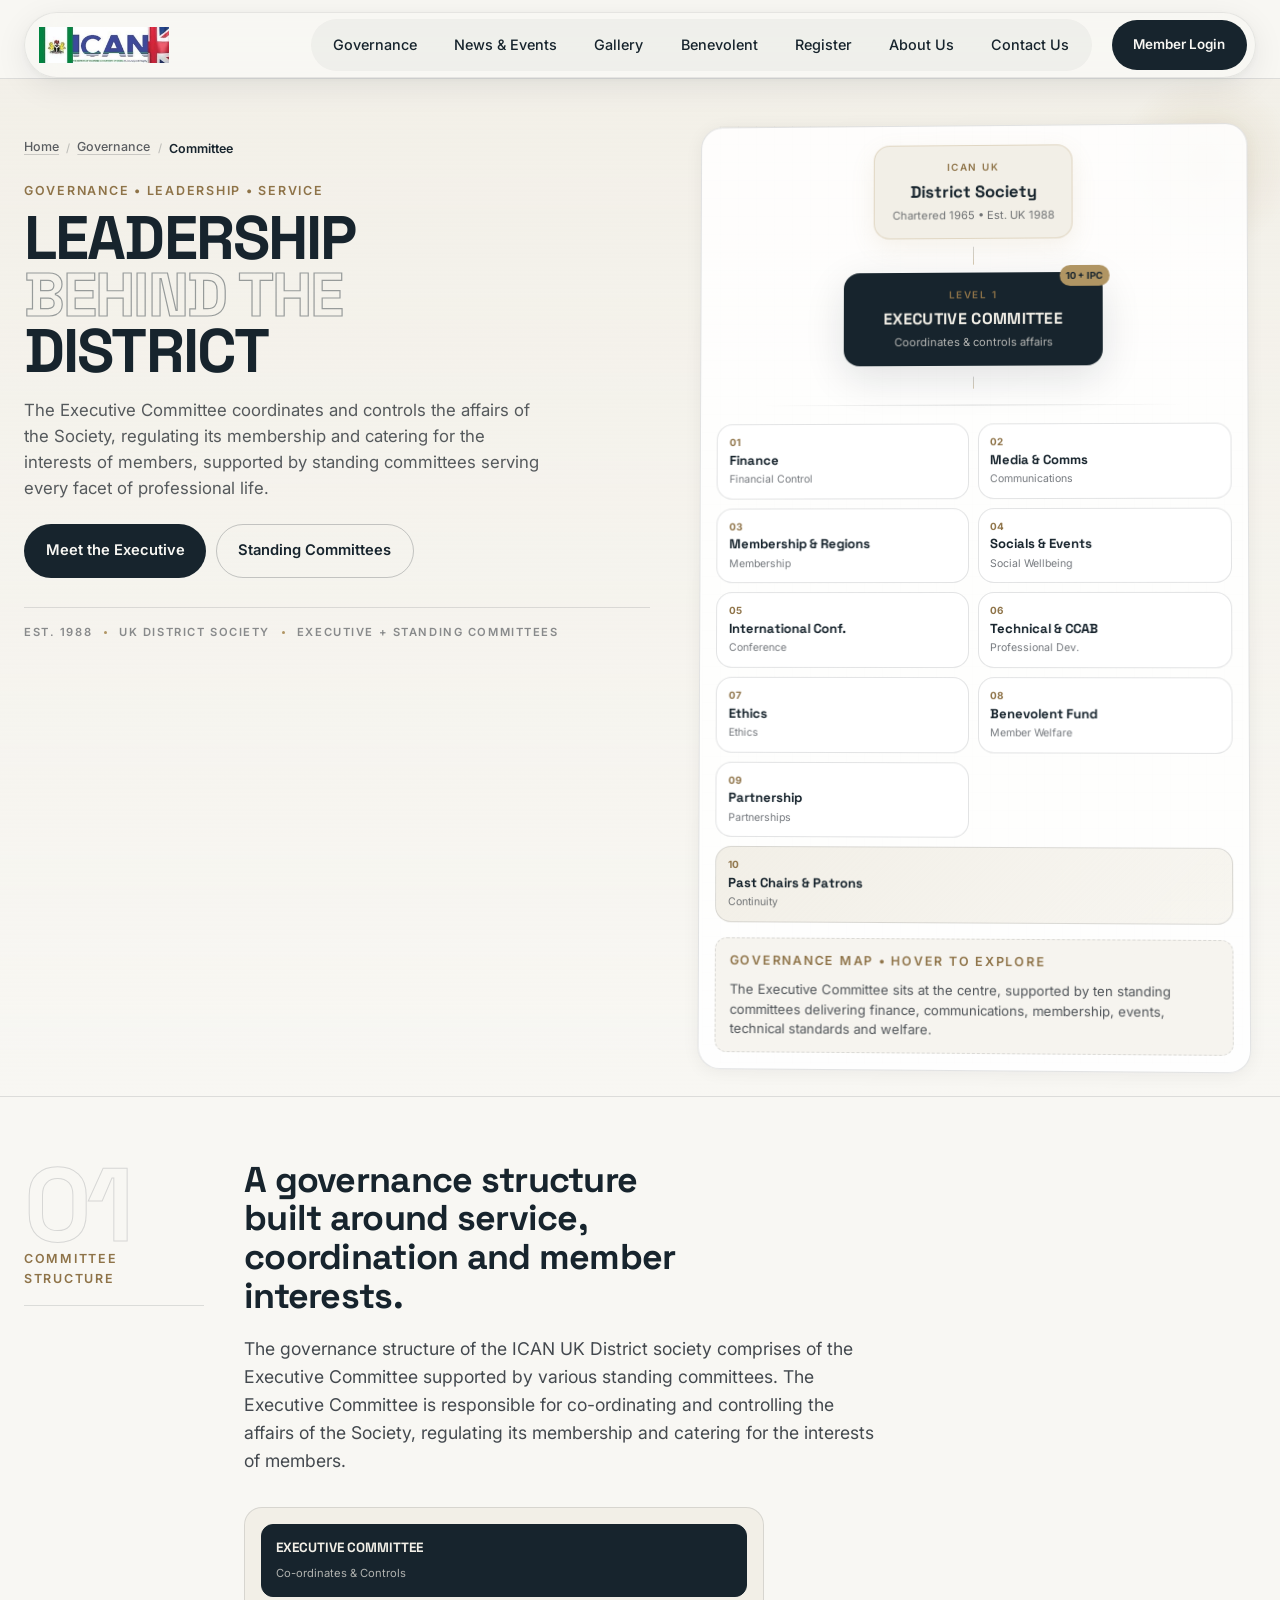
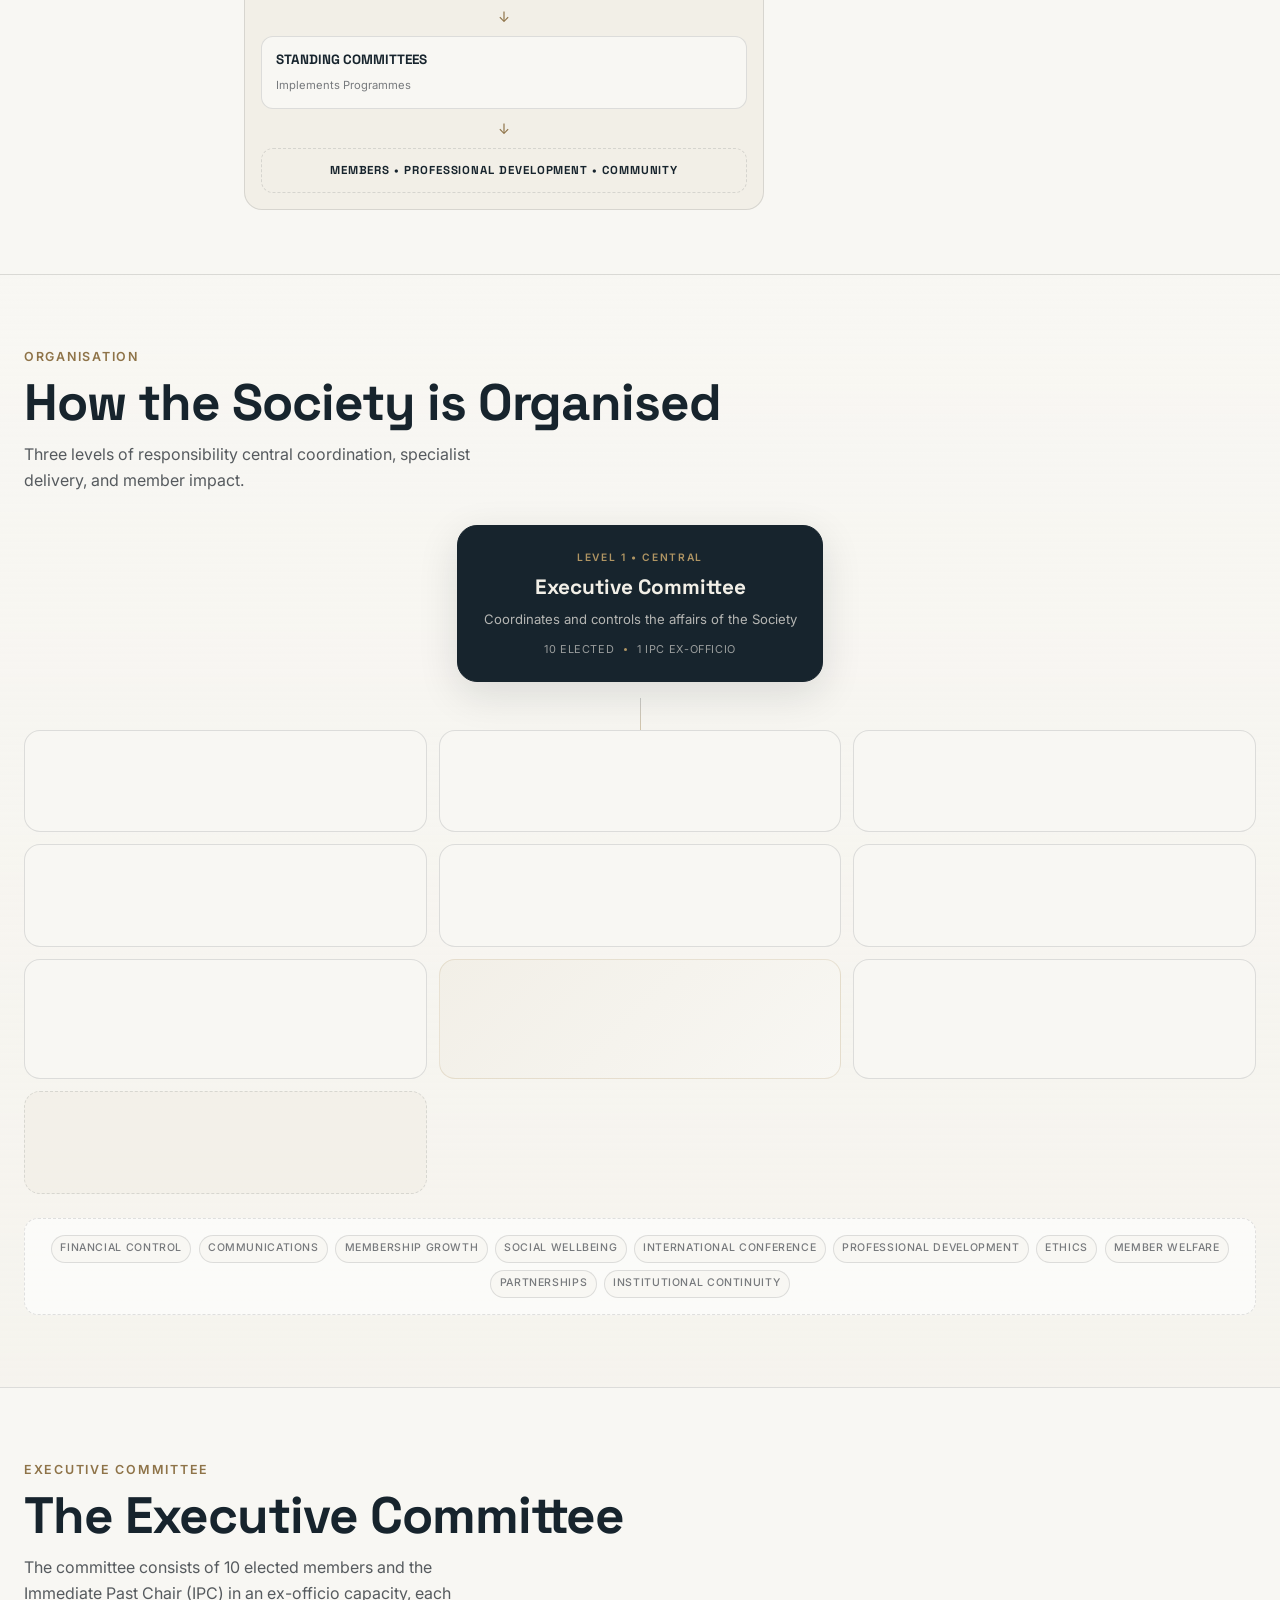
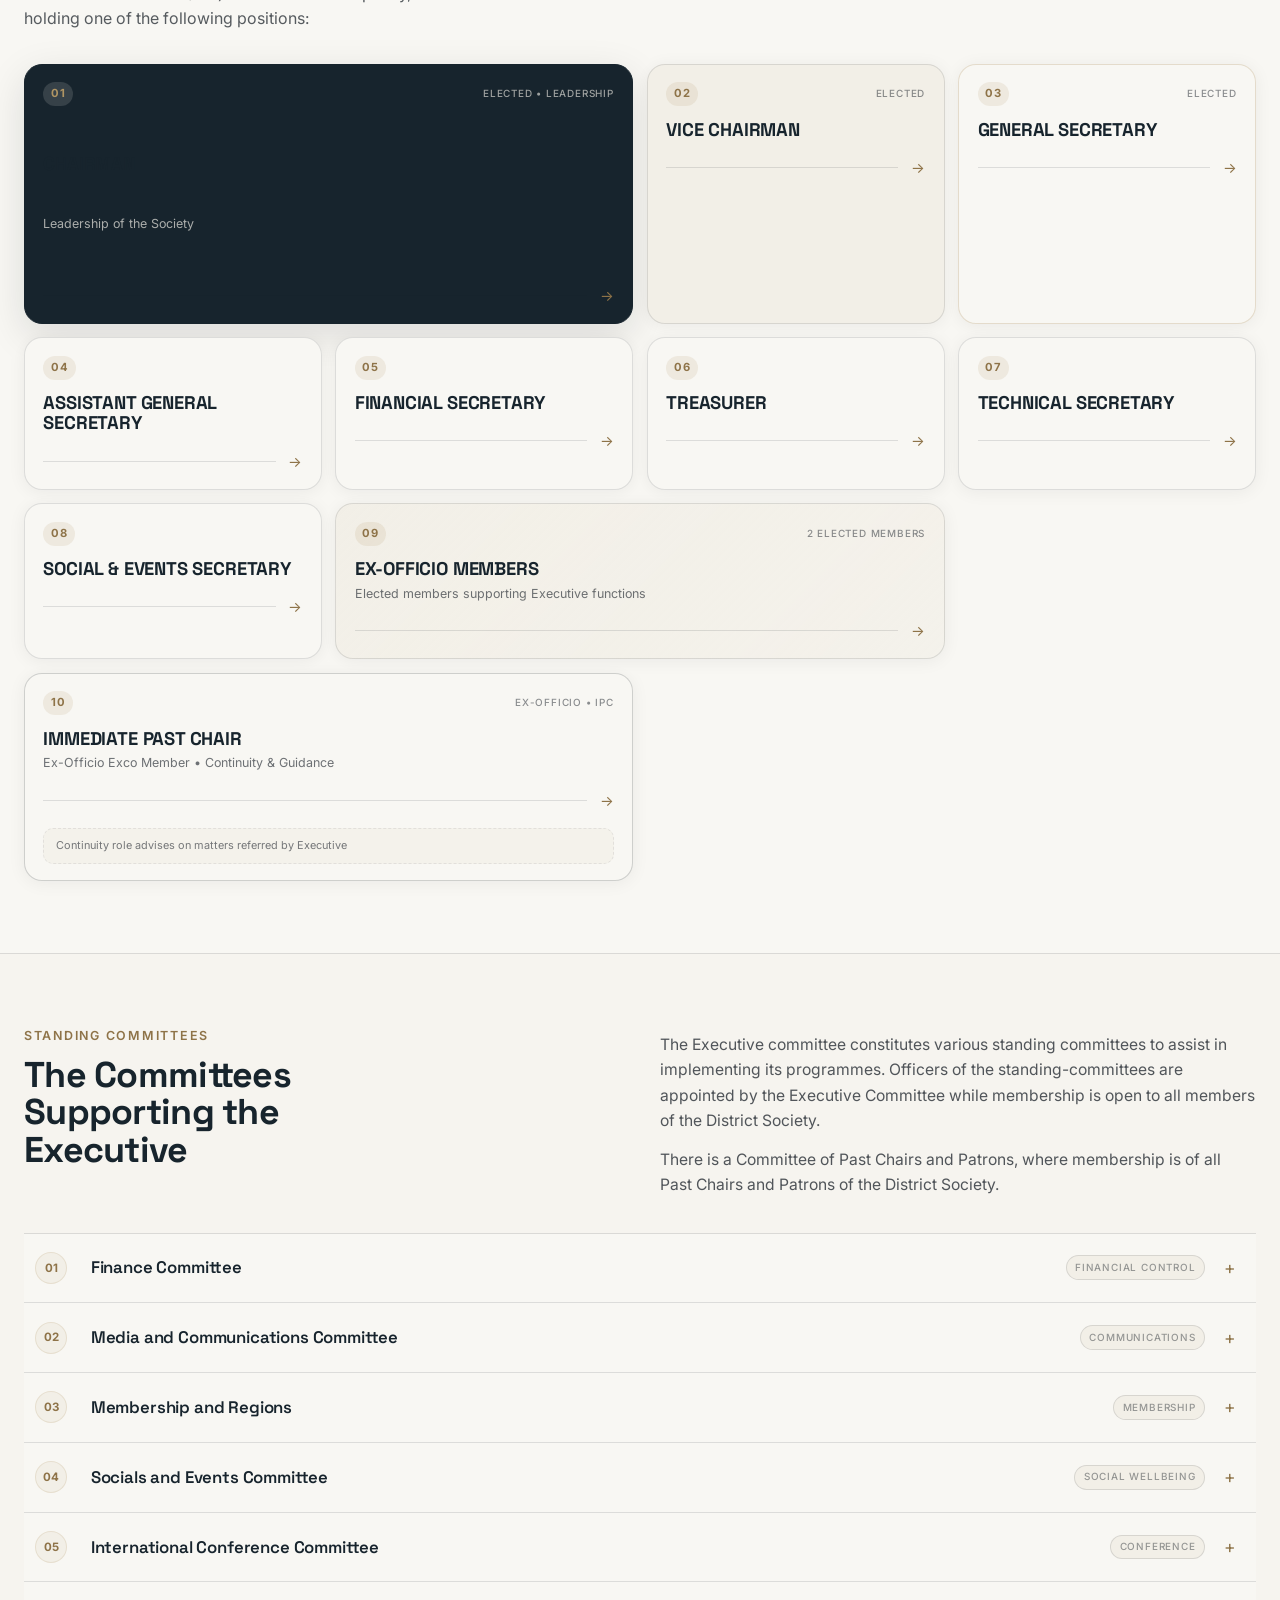
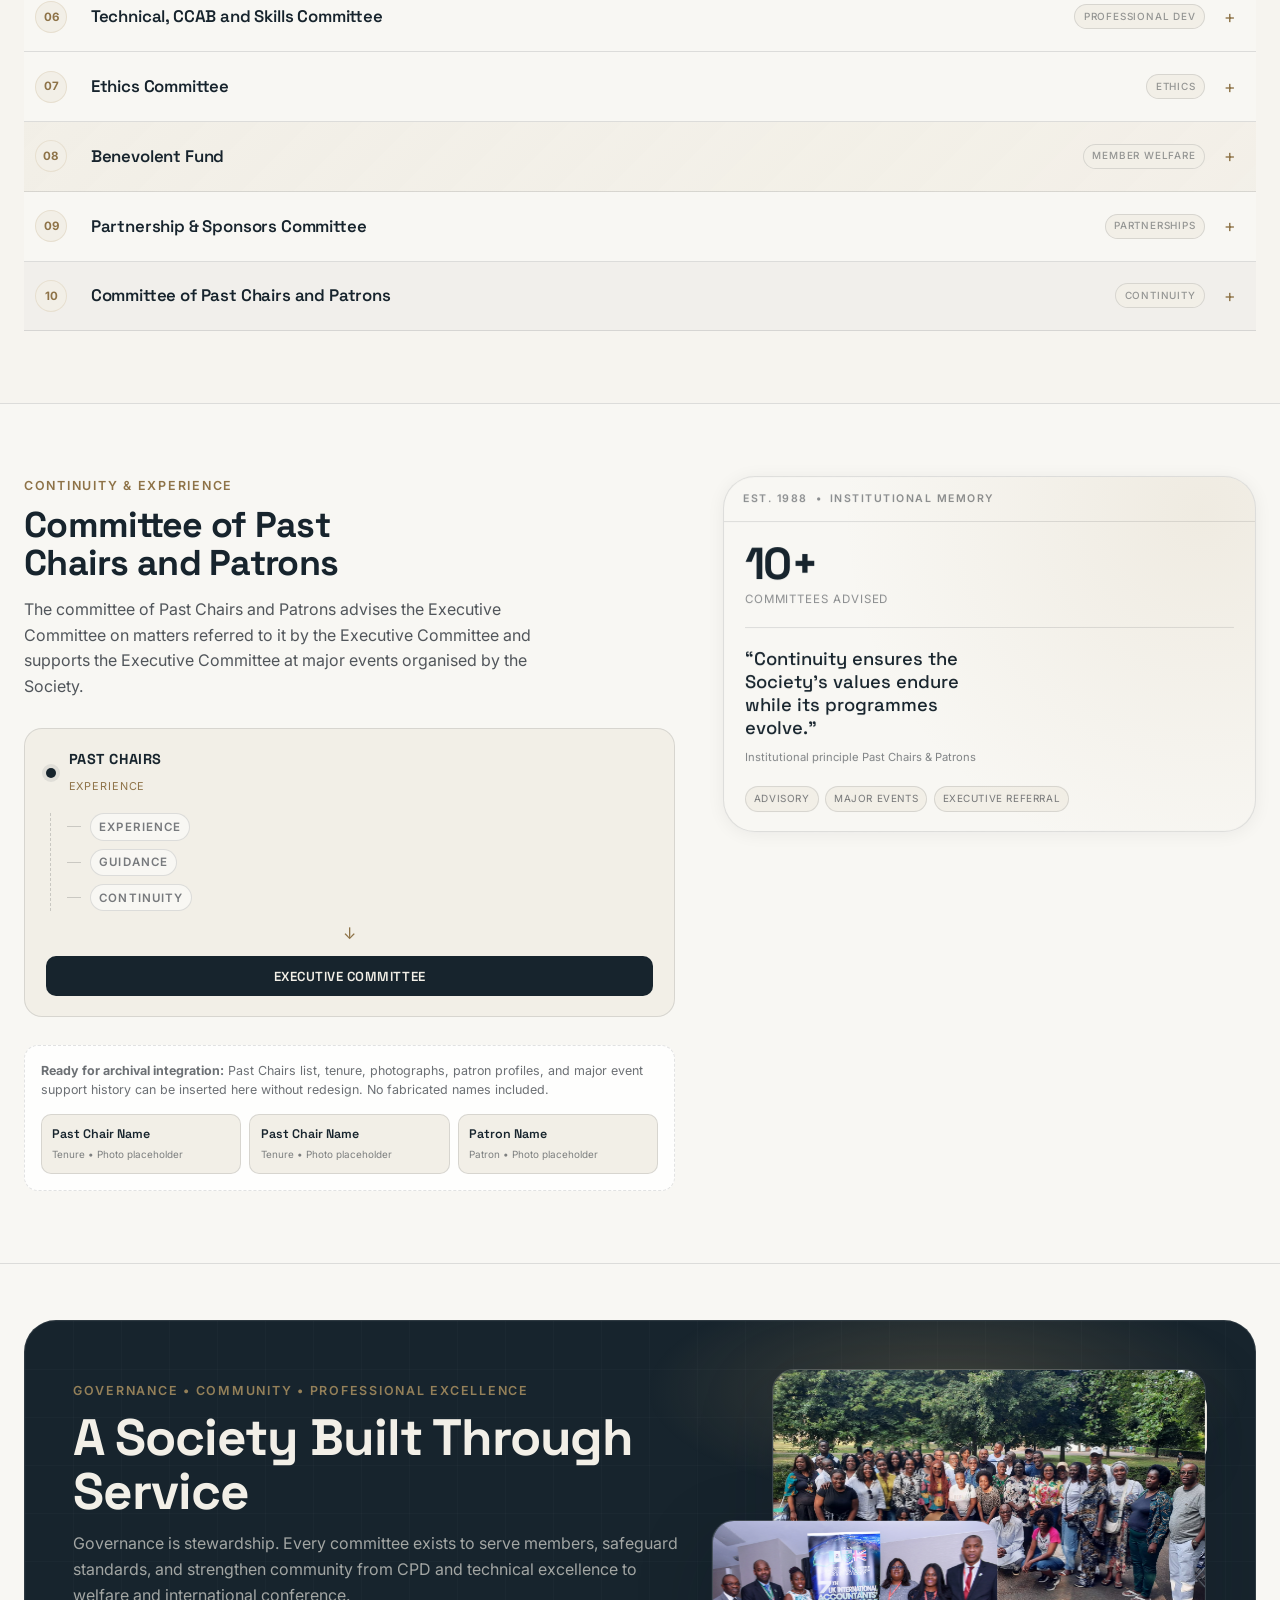
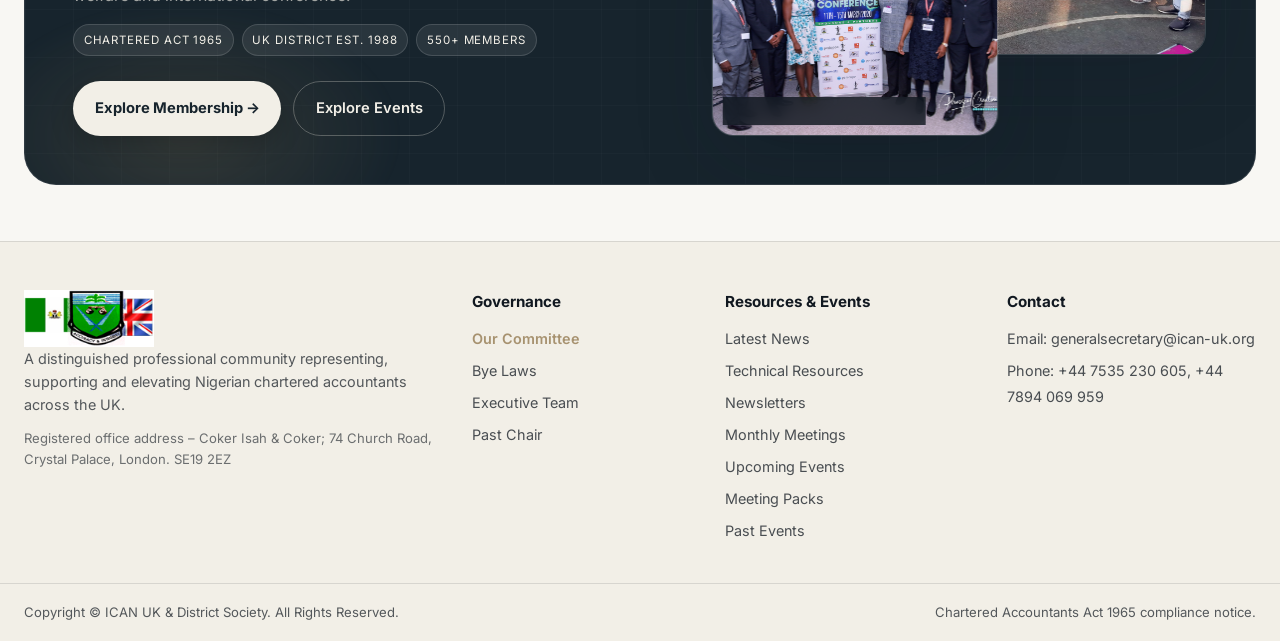
<file: pages/committee.html>
<!DOCTYPE html>
<html lang="en">

<head>
  <meta charset="UTF-8">
  <meta name="viewport" content="width=device-width, initial-scale=1.0">
  <meta name="theme-color" content="#17242D">
  <title>Committee & Governance | ICAN UK & District Society</title>
  <meta name="description"
    content="Governance structure of ICAN UK & District Society  Executive Committee, Standing Committees, Past Chairs & Patrons. Est. 1988.">
  <link rel="preconnect" href="https://fonts.googleapis.com">
  <link rel="preconnect" href="https://fonts.gstatic.com" crossorigin>
  <link
    href="https://fonts.googleapis.com/css2?family=Inter:wght@400;500;600&family=Space+Grotesk:wght@500;600;700&display=swap"
    rel="stylesheet">
  <link rel="stylesheet" href="../css/styles.css">
  <link rel="stylesheet" href="../css/committee.css">
</head>

<body data-page="committee">

  <div id="scroll-progress" class="scroll-progress" role="progressbar" aria-label="Page scroll progress" aria-valuemin="0" aria-valuemax="100" aria-valuenow="0"></div>

  <!-- HEADER - Reused exactly from homepage -->
  <header id="site-header" class="site-header">
    <div class="container header-inner">
      <a href="../index.html" class="logo">
        <img src="../images/logo.jpg" alt="ICAN UK and District Society logo - Institute of Chartered Accountants of Nigeria">
      </a>
      <nav id="primary-nav" class="primary-nav" aria-label="Primary">
        <ul class="nav-list">
          <li class="nav-item has-mega is-active" data-mega>
            <button type="button" class="nav-trigger" aria-haspopup="true" aria-expanded="false" aria-controls="mega-governance"
              id="trigger-governance">Governance</button>
            <div id="mega-governance" class="mega-menu">
              <div class="mega-grid">
                <div class="mega-col">
                  <h4>Governance</h4>
                  <p class="mega-desc">Oversight, standards and continuity.</p>
                </div>
                <ul class="mega-links">
                  <li><a href="committee.html" class="is-active-link" aria-current="page">Our Committee</a></li>
                  <li><a href="bye-law.html">Bye Laws</a></li>
                  <li><a href="executive.html">Executive Team</a></li>
                  <!-- <li><a href="#">Committee Lead</a></li> -->
                  <li><a href="past-chairs.html">Past Chair</a></li>
                </ul>
              </div>
            </div>
          </li>
          <li class="nav-item has-mega" data-mega>
            <button type="button" class="nav-trigger" aria-haspopup="true" aria-expanded="false" aria-controls="mega-news" id="trigger-news">
              News & Events
            </button>
            <div id="mega-news" class="mega-menu">
              <div class="mega-grid">
                <div class="mega-col">
                  <h4>Knowledge & Gathering</h4>
                  <p class="mega-desc">CPD, technical resources and community.</p>
                </div>
                <ul class="mega-links">
                  <li><a href="latest-news.html">News Latest</a></li>
                  <li><a href="events-calendar.html">Events Calendar</a></li>
                  <li><a href="events-calendar.html#upcoming-events">Upcoming Events</a></li>
                  <li><a href="events-calendar.html#monthly-meetings">Monthly Meetings</a></li>
                  <li><a href="events-calendar.html#resources">Meeting Packs</a></li>
                  <li><a href="events-calendar.html#past-events">Past Events</a></li>
                  <li><a href="#">Technical Resources</a></li>
                  <li><a href="#">Newsletters</a></li>
                </ul>
              </div>
            </div>
          </li>
          <li class="nav-item"><a href="gallery.html" class="nav-link">Gallery</a></li>
          <li class="nav-item"><a href="benevolent.html" class="nav-link">Benevolent</a></li>
          <li class="nav-item"><a href="#" class="nav-link">Register</a></li>
          <li class="nav-item"><a href="index.html#about" class="nav-link">About Us</a></li>
          <li class="nav-item"><a href="#footer" class="nav-link">Contact Us</a></li>
        </ul>
      </nav>
      <div class="header-actions">
        <a href="index.html#member-hub" class="btn btn-primary header-join">Member Login</a>
        <button type="button" id="mobile-toggle" class="mobile-toggle" aria-expanded="false" aria-controls="mobile-drawer"
          aria-label="Open navigation">
          <span class="hamburger">
            <i></i>
            <i></i>
            <i></i>
          </span>
        </button>
      </div>
    </div>

    <div id="nav-overlay" class="nav-overlay" hidden style="display:none"></div>
    <!-- MOBILE DRAWER  -->
    <div id="mobile-drawer" class="mobile-drawer" aria-hidden="true" role="dialog" aria-modal="true"
      aria-label="Mobile navigation">
      <div class="drawer-header">
        <a href="../index.html" class="logo">
          <img src="../images/logo.jpg" alt="ICAN UK and District Society logo - Institute of Chartered Accountants of Nigeria">
        </a>
        <button type="button" id="mobile-close" class="mobile-close" aria-label="Close navigation menu">×</button>
      </div>
      <div class="drawer-body">
        <div class="drawer-group">
          <button type="button" class="drawer-accordion" aria-expanded="false" aria-controls="drawer-gov">
            Governance
          </button>
          <div id="drawer-gov" class="drawer-panel" hidden>
            <a href="committee.html" class="is-active-link" aria-current="page">Our Committee</a>
            <a href="bye-law.html">Bye Laws</a>
            <a href="executive.html">Executive Team</a>
            <!-- <a href="#">Committee Lead</a> -->
            <a href="past-chairs.html">Past Chair</a>
          </div>
        </div>
        <div class="drawer-group">
          <button type="button" class="drawer-accordion" aria-expanded="false" aria-controls="drawer-news">
            News & Events
          </button>
          <div id="drawer-news" class="drawer-panel" hidden>
            <a href="latest-news.html">News Latest</a>
            <a href="events-calendar.html">Events Calendar</a>
            <a href="events-calendar.html#upcoming-events">Upcoming Events</a>
            <a href="events-calendar.html#monthly-meetings">Monthly Meetings</a>
            <a href="events-calendar.html#resources">Meeting Packs</a>
            <a href="events-calendar.html#past-events">Past Events</a>
            <a href="#">Technical Resources</a>
            <a href="#">Newsletters</a>
          </div>
        </div>
        <a href="gallery.html" class="drawer-link">Gallery</a>
        <a href="benevolent.html" class="drawer-link">Benevolent</a>
        <a href="#" class="drawer-link">Register</a>
        <a href="index.html#about" class="drawer-link">About Us</a>
        <a href="#footer" class="drawer-link">Contact Us</a>
        <a href="index.html#member-hub" class="drawer-link drawer-login">Member Login</a>
      </div>
    </div>
  </header>

  <main id="main-content" tabindex="-1">

    <!-- Floating Section Index - Desktop Only -->
    <nav class="section-index" aria-label="Governance sections">
      <span class="section-index-label">COMMITTEE</span>
      <div class="section-index-links">
        <a href="#structure" class="si-link is-active" data-section="structure"><span>01</span> STRUCTURE</a>
        <a href="#organisation" class="si-link" data-section="organisation"><span>02</span> ORGANISATION</a>
        <a href="#executive" class="si-link" data-section="executive"><span>03</span> EXECUTIVE</a>
        <a href="#standing" class="si-link" data-section="standing"><span>04</span> STANDING</a>
        <a href="#past" class="si-link" data-section="past"><span>05</span> PAST CHAIRS</a>
      </div>
      <div class="section-index-progress">
        <div class="si-progress-bar" id="si-progress"></div>
      </div>
    </nav>

    <!-- HERO SECTION -->
    <section class="c-hero">
      <div class="container c-hero-container">
        <div class="c-hero-inner">
          <div class="c-hero-left reveal">
            <nav class="b-breadcrumb reveal" aria-label="Breadcrumb">
              <a href="../index.html">Home</a><span class="sep">/</span>
              <a href="../pages/our-committee.html">Governance</a><span class="sep">/</span><span class="current">Committee</span>
            </nav>
            <p class="eyebrow">Governance • Leadership • Service</p>
            <h1 class="display c-hero-title">
              <span class="c-hero-title-line">Leadership</span>
              <span class="c-hero-title-line c-hero-title-line--accent">Behind the</span>
              <span class="c-hero-title-line">District</span>
            </h1>
            <p class="c-hero-desc">The Executive Committee coordinates and controls the affairs of the Society,
              regulating its membership and catering for the interests of members, supported by standing committees
              serving every facet of professional life.</p>
            <div class="c-hero-actions">
              <a href="#executive" class="btn btn-primary">Meet the Executive</a>
              <a href="#standing" class="btn btn-secondary">Standing Committees</a>
            </div>
            <div class="c-hero-meta">
              <span>EST. 1988</span><i></i><span>UK DISTRICT SOCIETY</span><i></i><span>EXECUTIVE + STANDING
                COMMITTEES</span>
            </div>
          </div>
          <div class="c-hero-right reveal" style="transition-delay: .12s">
            <div class="gov-visual-wrap">
              <div class="gov-visual" id="gov-hero-visual" aria-hidden="false"
                aria-label="Governance structure visualization">
                <!-- Center -->
                <div class="gv-center">
                  <div class="gv-node gv-node--central">
                    <span class="gv-node-kicker">ICAN UK</span>
                    <strong>District Society</strong>
                    <small>Chartered 1965 • Est. UK 1988</small>
                  </div>
                  <div class="gv-line gv-line--v"></div>
                </div>
                <!-- Executive -->
                <div class="gv-exec">
                  <div class="gv-node gv-node--exec is-highlight">
                    <span class="gv-node-kicker">LEVEL 1</span>
                    <strong>EXECUTIVE COMMITTEE</strong>
                    <small>Coordinates & controls affairs</small>
                    <span class="gv-node-index">10 + IPC</span>
                  </div>
                </div>
                <!-- Connectors to standing -->
                <div class="gv-connector-hub">
                  <div class="gv-line gv-line--v short"></div>
                  <div class="gv-line gv-line--h"></div>
                </div>
                <!-- Standing grid -->
                <div class="gv-standing">
                  <button class="gv-node gv-node--standing" data-committee="finance"
                    aria-describedby="gov-desc"><span>01</span><strong>Finance</strong><small>Financial
                      Control</small></button>
                  <button class="gv-node gv-node--standing" data-committee="media"><span>02</span><strong>Media &
                      Comms</strong><small>Communications</small></button>
                  <button class="gv-node gv-node--standing"
                    data-committee="membership"><span>03</span><strong>Membership &
                      Regions</strong><small>Membership</small></button>
                  <button class="gv-node gv-node--standing" data-committee="socials"><span>04</span><strong>Socials &
                      Events</strong><small>Social Wellbeing</small></button>
                  <button class="gv-node gv-node--standing"
                    data-committee="conference"><span>05</span><strong>International
                      Conf.</strong><small>Conference</small></button>
                  <button class="gv-node gv-node--standing" data-committee="technical"><span>06</span><strong>Technical
                      & CCAB</strong><small>Professional Dev.</small></button>
                  <button class="gv-node gv-node--standing"
                    data-committee="ethics"><span>07</span><strong>Ethics</strong><small>Ethics</small></button>
                  <button class="gv-node gv-node--standing"
                    data-committee="benevolent"><span>08</span><strong>Benevolent Fund</strong><small>Member
                      Welfare</small></button>
                  <button class="gv-node gv-node--standing"
                    data-committee="partnership"><span>09</span><strong>Partnership</strong><small>Partnerships</small></button>
                  <button class="gv-node gv-node--standing gv-node--patrons"
                    data-committee="past"><span>10</span><strong>Past Chairs &
                      Patrons</strong><small>Continuity</small></button>
                </div>
                <!-- Description panel -->
                <div class="gv-detail" id="gov-detail" aria-live="polite" aria-atomic="true">
                  <p class="eyebrow">Governance Map • Hover to explore</p>
                  <p class="gv-detail-text">The Executive Committee sits at the centre, supported by ten standing
                    committees delivering finance, communications, membership, events, technical standards and welfare.
                  </p>
                </div>
              </div>
              <!-- Depth elements -->
              <div class="gv-depth-grid" aria-hidden="true"></div>
              <div class="gv-depth-orb" aria-hidden="true"></div>
            </div>
          </div>
        </div>
      </div>
    </section>

    <!-- GOVERNANCE INTRODUCTION -->
    <section id="structure" class="section c-intro">
      <div class="container">
        <div class="c-intro-grid reveal">
          <div class="c-intro-side">
            <div class="c-intro-number">01</div>
            <p class="eyebrow">Committee Structure</p>
            <div class="c-intro-rule"></div>
          </div>
          <div class="c-intro-main">
            <h2 class="display c-intro-heading">A governance structure built around service, coordination and member
              interests.</h2>
            <p class="c-intro-copy">The governance structure of the ICAN UK District society comprises of the Executive
              Committee supported by various standing committees. The Executive Committee is responsible for
              co-ordinating and controlling the affairs of the Society, regulating its membership and catering for the
              interests of members.</p>
            <div class="c-intro-flow" aria-hidden="true">
              <div class="c-flow-node c-flow-node--primary"><strong>EXECUTIVE COMMITTEE</strong><span>Co-ordinates &
                  Controls</span></div>
              <div class="c-flow-arrow">↓</div>
              <div class="c-flow-node c-flow-node--secondary"><strong>STANDING COMMITTEES</strong><span>Implements
                  Programmes</span></div>
              <div class="c-flow-arrow">↓</div>
              <div class="c-flow-node c-flow-node--tertiary"><strong>MEMBERS • PROFESSIONAL DEVELOPMENT •
                  COMMUNITY</strong></div>
            </div>
          </div>
        </div>
      </div>
    </section>

    <!-- GOVERNANCE ORGANISATION VISUALIZATION -->
    <section id="organisation" class="section c-org">
      <div class="container">
        <div class="section-head reveal">
          <p class="eyebrow">Organisation</p>
          <h2 class="display">How the Society is Organised</h2>
          <p class="subhead">Three levels of responsibility  central coordination, specialist delivery, and member
            impact.</p>
        </div>

        <div class="c-org-visual reveal">
          <div class="c-org-level c-org-level--1">
            <div class="org-central">
              <div class="org-node org-node--central">
                <span class="org-kicker">Level 1 • Central</span>
                <h3>Executive Committee</h3>
                <p>Coordinates and controls the affairs of the Society</p>
                <div class="org-meta"><span>10 Elected</span><i></i><span>1 IPC Ex-Officio</span></div>
              </div>
            </div>
          </div>

          <div class="c-org-connector"><span></span></div>

          <div class="c-org-level c-org-level--2 reveal">
            <div class="org-grid" id="org-grid">
              <!-- JS will populate, but HTML fallback present -->
              <article class="org-card" data-committee="finance" tabindex="0" aria-expanded="false"
                aria-controls="org-detail-finance">
                <div tabindex="0" role="button" aria-label="View committee details" class="org-card-head"><span class="org-index">01</span><span class="org-tag">Financial
                    Control</span></div>
                <h4>Finance Committee</h4>
                <p class="org-desc">Ensure financial control and facilitate revenue generation.</p>
                <span class="org-arrow">→</span>
              </article>
              <article class="org-card" data-committee="media" tabindex="0" aria-expanded="false">
                <div tabindex="0" role="button" aria-label="View committee details" class="org-card-head"><span class="org-index">02</span><span class="org-tag">Communications</span>
                </div>
                <h4>Media & Communications</h4>
                <p class="org-desc">Print, Email, Web, Social and IT needs of the District.</p>
                <span class="org-arrow">→</span>
              </article>
              <article class="org-card" data-committee="membership" tabindex="0" aria-expanded="false">
                <div tabindex="0" role="button" aria-label="View committee details" class="org-card-head"><span class="org-index">03</span><span class="org-tag">Membership</span>
                </div>
                <h4>Membership & Regions</h4>
                <p class="org-desc">Safeguard database, mentorship, UK regions engagement.</p>
                <span class="org-arrow">→</span>
              </article>
              <article class="org-card" data-committee="socials" tabindex="0" aria-expanded="false">
                <div tabindex="0" role="button" aria-label="View committee details" class="org-card-head"><span class="org-index">04</span><span class="org-tag">Social
                    Wellbeing</span></div>
                <h4>Socials & Events</h4>
                <p class="org-desc">Members’ social wellbeing and district social events.</p>
                <span class="org-arrow">→</span>
              </article>
              <article class="org-card" data-committee="conference" tabindex="0" aria-expanded="false">
                <div tabindex="0" role="button" aria-label="View committee details" class="org-card-head"><span class="org-index">05</span><span class="org-tag">Conference</span>
                </div>
                <h4>International Conference</h4>
                <p class="org-desc">Organise and deliver the annual International Conference.</p>
                <span class="org-arrow">→</span>
              </article>
              <article class="org-card" data-committee="technical" tabindex="0" aria-expanded="false">
                <div tabindex="0" role="button" aria-label="View committee details" class="org-card-head"><span class="org-index">06</span><span class="org-tag">Professional
                    Dev</span></div>
                <h4>Technical, CCAB & Skills</h4>
                <p class="org-desc">Technical sessions, CPD, relationship with CCAB bodies.</p>
                <span class="org-arrow">→</span>
              </article>
              <article class="org-card" data-committee="ethics" tabindex="0" aria-expanded="false">
                <div tabindex="0" role="button" aria-label="View committee details" class="org-card-head"><span class="org-index">07</span><span class="org-tag">Ethics</span></div>
                <h4>Ethics Committee</h4>
                <p class="org-desc">Code of conduct, protocol, Bye-Law concessions.</p>
                <span class="org-arrow">→</span>
              </article>
              <article class="org-card org-card--warm" data-committee="benevolent" tabindex="0" aria-expanded="false">
                <div tabindex="0" role="button" aria-label="View committee details" class="org-card-head"><span class="org-index">08</span><span class="org-tag">Member Welfare</span>
                </div>
                <h4>Benevolent Fund</h4>
                <p class="org-desc">Demonstrating commitment to professional excellence and social well-being.</p>
                <span class="org-arrow">→</span>
              </article>
              <article class="org-card" data-committee="partnership" tabindex="0" aria-expanded="false">
                <div tabindex="0" role="button" aria-label="View committee details" class="org-card-head"><span class="org-index">09</span><span class="org-tag">Partnerships</span>
                </div>
                <h4>Partnership & Sponsors</h4>
                <p class="org-desc">Sponsors, partnerships with professional bodies.</p>
                <span class="org-arrow">→</span>
              </article>
              <article class="org-card org-card--archive" data-committee="past" tabindex="0" aria-expanded="false">
                <div tabindex="0" role="button" aria-label="View committee details" class="org-card-head"><span class="org-index">10</span><span class="org-tag">Continuity</span>
                </div>
                <h4>Past Chairs & Patrons</h4>
                <p class="org-desc">Advises Executive, supports major events.</p>
                <span class="org-arrow">→</span>
              </article>
            </div>
          </div>

          <div class="c-org-level c-org-level--3 reveal">
            <div class="org-impact">
              <span class="org-impact-item">Financial Control</span>
              <span class="org-impact-item">Communications</span>
              <span class="org-impact-item">Membership Growth</span>
              <span class="org-impact-item">Social Wellbeing</span>
              <span class="org-impact-item">International Conference</span>
              <span class="org-impact-item">Professional Development</span>
              <span class="org-impact-item">Ethics</span>
              <span class="org-impact-item">Member Welfare</span>
              <span class="org-impact-item">Partnerships</span>
              <span class="org-impact-item">Institutional Continuity</span>
            </div>
          </div>
        </div>
      </div>
    </section>

    <!-- EXECUTIVE COMMITTEE -->
    <section id="executive" class="section c-executive">
      <div class="container">
        <div class="section-head reveal">
          <p class="eyebrow">Executive Committee</p>
          <h2 class="display">The Executive Committee</h2>
          <p class="subhead">The committee consists of 10 elected members and the Immediate Past Chair (IPC) in an
            ex-officio capacity, each holding one of the following positions:</p>
        </div>

        <div class="exec-grid reveal" id="exec-grid">
          <!-- Featured Chairman -->
          <article class="exec-card exec-card--featured" tabindex="0">
            <div class="exec-card-top">
              <span class="exec-index">01</span>
              <span class="exec-status">Elected • Leadership</span>
            </div>
            <h3>Chairman</h3>
            <p class="exec-role-desc">Leadership of the Society</p>
            <div class="exec-card-foot"><span class="exec-line"></span><span class="exec-arrow">→</span></div>
          </article>

          <article class="exec-card exec-card--vice" tabindex="0">
            <div class="exec-card-top"><span class="exec-index">02</span><span class="exec-status">Elected</span></div>
            <h3>Vice Chairman</h3>
            <div class="exec-card-foot"><span class="exec-line"></span><span class="exec-arrow">→</span></div>
          </article>

          <article class="exec-card exec-card--sec" tabindex="0">
            <div class="exec-card-top"><span class="exec-index">03</span><span class="exec-status">Elected</span></div>
            <h3>General Secretary</h3>
            <div class="exec-card-foot"><span class="exec-line"></span><span class="exec-arrow">→</span></div>
          </article>

          <article class="exec-card" tabindex="0">
            <div class="exec-card-top"><span class="exec-index">04</span></div>
            <h3>Assistant General Secretary</h3>
            <div class="exec-card-foot"><span class="exec-line"></span><span class="exec-arrow">→</span></div>
          </article>

          <article class="exec-card" tabindex="0">
            <div class="exec-card-top"><span class="exec-index">05</span></div>
            <h3>Financial Secretary</h3>
            <div class="exec-card-foot"><span class="exec-line"></span><span class="exec-arrow">→</span></div>
          </article>

          <article class="exec-card" tabindex="0">
            <div class="exec-card-top"><span class="exec-index">06</span></div>
            <h3>Treasurer</h3>
            <div class="exec-card-foot"><span class="exec-line"></span><span class="exec-arrow">→</span></div>
          </article>

          <article class="exec-card" tabindex="0">
            <div class="exec-card-top"><span class="exec-index">07</span></div>
            <h3>Technical Secretary</h3>
            <div class="exec-card-foot"><span class="exec-line"></span><span class="exec-arrow">→</span></div>
          </article>

          <article class="exec-card" tabindex="0">
            <div class="exec-card-top"><span class="exec-index">08</span></div>
            <h3>Social & Events Secretary</h3>
            <div class="exec-card-foot"><span class="exec-line"></span><span class="exec-arrow">→</span></div>
          </article>

          <article class="exec-card exec-card--exofficio" tabindex="0">
            <div class="exec-card-top"><span class="exec-index">09</span><span class="exec-status">2 Elected
                Members</span></div>
            <h3>Ex-Officio Members</h3>
            <p class="exec-role-desc">Elected members supporting Executive functions</p>
            <div class="exec-card-foot"><span class="exec-line"></span><span class="exec-arrow">→</span></div>
          </article>

          <article class="exec-card exec-card--ipc" tabindex="0">
            <div class="exec-card-top"><span class="exec-index">10</span><span class="exec-status">Ex-Officio •
                IPC</span></div>
            <h3>Immediate Past Chair</h3>
            <p class="exec-role-desc">Ex-Officio Exco Member • Continuity & Guidance</p>
            <div class="exec-card-foot"><span class="exec-line"></span><span class="exec-arrow">→</span></div>
            <div class="exec-placeholder"><span>Continuity role  advises on matters referred by Executive</span></div>
          </article>
        </div>
      </div>
    </section>

    <!-- STANDING COMMITTEES -->
    <section id="standing" class="section c-standing">
      <div class="container">
        <div class="c-standing-intro reveal">
          <div class="c-standing-head">
            <p class="eyebrow">Standing Committees</p>
            <h2 class="display">The Committees Supporting the Executive</h2>
          </div>
          <div class="c-standing-copy">
            <p>The Executive committee constitutes various standing committees to assist in implementing its programmes.
              Officers of the standing-committees are appointed by the Executive Committee while membership is open to
              all members of the District Society.</p>
            <p>There is a Committee of Past Chairs and Patrons, where membership is of all Past Chairs and Patrons of
              the District Society.</p>
          </div>
        </div>

        <div class="standing-list reveal" id="standing-list" role="list">
          <!-- Finance -->
          <div class="standing-item" role="listitem" data-committee="finance">
            <button class="standing-trigger" aria-expanded="false" aria-controls="standing-finance"
              id="trigger-finance">
              <span class="standing-index">01</span>
              <span class="standing-title">Finance Committee</span>
              <span class="standing-tag">Financial Control</span>
              <span class="standing-icon" aria-hidden="true">+</span>
            </button>
            <div id="standing-finance" class="standing-panel" hidden>
              <div class="standing-panel-inner">
                <div class="standing-meta"><span class="eyebrow">Objective</span><span class="standing-category">Finance
                    • Revenue • Control</span></div>
                <p>The Committee's objective is to ensure financial control in the District's affairs and facilitate
                  revenue generation.</p>
                <div class="standing-leadership">
                  <div class="standing-leader">
                    <span class="standing-leader-role">Chair</span>
                    <strong>Benjamin Ajayi</strong>
                  </div>
                  <div class="standing-leader">
                    <span class="standing-leader-role">Secretary</span>
                    <strong>Nnewima Nwafor-Orizu</strong>
                  </div>
                </div>
                <div class="standing-foot"><span>Chair appointed by Executive • Membership open to all members</span>
                </div>
              </div>
            </div>
          </div>

          <!-- Media -->
          <div class="standing-item" role="listitem" data-committee="media">
            <button class="standing-trigger" aria-expanded="false" aria-controls="standing-media" id="trigger-media">
              <span class="standing-index">02</span>
              <span class="standing-title">Media and Communications Committee</span>
              <span class="standing-tag">Communications</span>
              <span class="standing-icon" aria-hidden="true">+</span>
            </button>
            <div id="standing-media" class="standing-panel" hidden>
              <div class="standing-panel-inner">
                <div class="standing-meta"><span class="eyebrow">Objective</span><span class="standing-category">Print •
                    Email • Web • Social • IT</span></div>
                <p>The Committee's objective are to deliver all media and communication needs of the district - Print,
                  Email, Web, Social media etc; as well as deliver all Information Technology needs of the District.</p>
                <div class="standing-leadership">
                  <div class="standing-leader">
                    <span class="standing-leader-role">Chair</span>
                    <strong>Nnenna Anyanwu</strong>
                  </div>
                  <div class="standing-leader">
                    <span class="standing-leader-role">Secretary</span>
                    <strong>Nojeem Yusuf</strong>
                  </div>
                </div>
              </div>
            </div>
          </div>

          <!-- Membership -->
          <div class="standing-item" role="listitem" data-committee="membership">
            <button class="standing-trigger" aria-expanded="false" aria-controls="standing-membership"
              id="trigger-membership">
              <span class="standing-index">03</span>
              <span class="standing-title">Membership and Regions</span>
              <span class="standing-tag">Membership</span>
              <span class="standing-icon" aria-hidden="true">+</span>
            </button>
            <div id="standing-membership" class="standing-panel" hidden>
              <div class="standing-panel-inner">
                <div class="standing-meta"><span class="eyebrow">Objective</span><span
                    class="standing-category">Database • Dormant • Mentorship • Regions</span></div>
                <p>The Committee's objectives are to manage and safeguard the membership database, reach out to dormant
                  members and expand District's membership base; provide adequate mentorship programmes as well as reach
                  out to and involve members located in other United Kingdom regions in District activities.</p>
                <div class="standing-leadership">
                  <div class="standing-leader">
                    <span class="standing-leader-role">Chair</span>
                    <strong>Tope Imevbore</strong>
                  </div>
                  <div class="standing-leader">
                    <span class="standing-leader-role">Secretary</span>
                    <strong>Chinasa Mbachu</strong>
                  </div>
                </div>
              </div>
            </div>
          </div>

          <!-- Socials -->
          <div class="standing-item" role="listitem" data-committee="socials">
            <button class="standing-trigger" aria-expanded="false" aria-controls="standing-socials"
              id="trigger-socials">
              <span class="standing-index">04</span>
              <span class="standing-title">Socials and Events Committee</span>
              <span class="standing-tag">Social Wellbeing</span>
              <span class="standing-icon" aria-hidden="true">+</span>
            </button>
            <div id="standing-socials" class="standing-panel" hidden>
              <div class="standing-panel-inner">
                <div class="standing-meta"><span class="eyebrow">Objective</span><span
                    class="standing-category">Wellbeing • Socials</span></div>
                <p>The Committee's objective is to facilitate Members’ social wellbeing and organise all district social
                  events.</p>
                <div class="standing-leadership">
                  <div class="standing-leader">
                    <span class="standing-leader-role">Chair</span>
                    <strong>Wunmi Hassan</strong>
                  </div>
                  <div class="standing-leader">
                    <span class="standing-leader-role">Secretary</span>
                    <strong>Olayinka Oluwi</strong>
                  </div>
                </div>
              </div>
            </div>
          </div>

          <!-- International Conference -->
          <div class="standing-item" role="listitem" data-committee="conference">
            <button class="standing-trigger" aria-expanded="false" aria-controls="standing-conference"
              id="trigger-conference">
              <span class="standing-index">05</span>
              <span class="standing-title">International Conference Committee</span>
              <span class="standing-tag">Conference</span>
              <span class="standing-icon" aria-hidden="true">+</span>
            </button>
            <div id="standing-conference" class="standing-panel" hidden>
              <div class="standing-panel-inner">
                <div class="standing-meta"><span class="eyebrow">Objective</span><span class="standing-category">Annual
                    Conference • Programme • Delivery</span></div>
                <p>The Committee's objective is to organise and deliver the District's annual International Conference.
                </p>
                <div class="standing-leadership">
                  <div class="standing-leader">
                    <span class="standing-leader-role">Chair</span>
                    <strong>Tayo Animashaun</strong>
                  </div>
                  <div class="standing-leader">
                    <span class="standing-leader-role">Secretary</span>
                    <strong>Kemi Phillips</strong>
                  </div>
                </div>
                <div class="standing-foot"><span>Works closely with Executive • Venue, Sponsors, Programme</span></div>
              </div>
            </div>
          </div>

          <!-- Technical -->
          <div class="standing-item" role="listitem" data-committee="technical">
            <button class="standing-trigger" aria-expanded="false" aria-controls="standing-technical"
              id="trigger-technical">
              <span class="standing-index">06</span>
              <span class="standing-title">Technical, CCAB and Skills Committee</span>
              <span class="standing-tag">Professional Dev</span>
              <span class="standing-icon" aria-hidden="true">+</span>
            </button>
            <div id="standing-technical" class="standing-panel" hidden>
              <div class="standing-panel-inner">
                <div class="standing-meta"><span class="eyebrow">Objective</span><span
                    class="standing-category">Technical • CPD • CCAB • Skills</span></div>
                <p>The Committee's objective is to organise technical sessions which are accredited by The Institute,
                  with aim to fulfil skills and professional development needs of members; ensure harmonious
                  relationship with other CCAB bodies.</p>
                <div class="standing-leadership">
                  <div class="standing-leader">
                    <span class="standing-leader-role">Chair</span>
                    <strong>Seyi Bamisaye</strong>
                  </div>
                  <div class="standing-leader">
                    <span class="standing-leader-role">Secretary</span>
                    <strong>Franklin Nakpodia</strong>
                  </div>
                </div>
              </div>
            </div>
          </div>

          <!-- Ethics -->
          <div class="standing-item" role="listitem" data-committee="ethics">
            <button class="standing-trigger" aria-expanded="false" aria-controls="standing-ethics" id="trigger-ethics">
              <span class="standing-index">07</span>
              <span class="standing-title">Ethics Committee</span>
              <span class="standing-tag">Ethics</span>
              <span class="standing-icon" aria-hidden="true">+</span>
            </button>
            <div id="standing-ethics" class="standing-panel" hidden>
              <div class="standing-panel-inner">
                <div class="standing-meta"><span class="eyebrow">Objective</span><span class="standing-category">Code •
                    Protocol • Bye-Laws</span></div>
                <p>The Committee's objectives are to develop a code of conduct for members of the ICAN UK and District
                  Society and ensure protocol at all meetings (including timeliness); deliver appropriate and relevant
                  Bye-Law concessions to ensure continued harmony - ensure concessions granted to previous Caretaker
                  Committee is extended for at least 3 years.</p>
                <div class="standing-leadership">
                  <div class="standing-leader">
                    <span class="standing-leader-role">Chair</span>
                    <strong>Yetunde Raimi-Odimayo</strong>
                  </div>
                  <div class="standing-leader">
                    <span class="standing-leader-role">Secretary</span>
                    <strong>Abiola Elizabeth James</strong>
                  </div>
                </div>
              </div>
            </div>
          </div>

          <!-- Benevolent -->
          <div class="standing-item standing-item--benevolent" role="listitem" data-committee="benevolent">
            <button class="standing-trigger" aria-expanded="false" aria-controls="standing-benevolent"
              id="trigger-benevolent">
              <span class="standing-index">08</span>
              <span class="standing-title">Benevolent Fund</span>
              <span class="standing-tag">Member Welfare</span>
              <span class="standing-icon" aria-hidden="true">+</span>
            </button>
            <div id="standing-benevolent" class="standing-panel" hidden>
              <div class="standing-panel-inner">
                <div class="standing-meta"><span class="eyebrow">Objective • Established 2014</span><span
                    class="standing-category">Welfare • Support</span></div>
                <p>This fund was set up by the pioneers of ICAN UK and the District Society in 2014. It is to serve as a
                  practical way of demonstrating the District’s commitment to part of its mission to “… help our members
                  achieve professional excellence and social well-being …”</p>
                <div class="benevolent-feature">
                  <div class="benevolent-feature-inner">
                    <strong>Benevolent Fund</strong>
                    <p>Member support rooted in the Society’s mission  professional excellence and social well-being.
                      Established by the pioneers in 2014.</p>
                    <span>Confidential support • Welfare • Community care</span>
                  </div>
                </div>
              </div>
            </div>
          </div>

          <!-- Partnership -->
          <div class="standing-item" role="listitem" data-committee="partnership">
            <button class="standing-trigger" aria-expanded="false" aria-controls="standing-partnership"
              id="trigger-partnership">
              <span class="standing-index">09</span>
              <span class="standing-title">Partnership & Sponsors Committee</span>
              <span class="standing-tag">Partnerships</span>
              <span class="standing-icon" aria-hidden="true">+</span>
            </button>
            <div id="standing-partnership" class="standing-panel" hidden>
              <div class="standing-panel-inner">
                <div class="standing-meta"><span class="eyebrow">Objective</span><span
                    class="standing-category">Sponsors • Partnerships • Professional Bodies</span></div>
                <p>Reach out to sponsors - exiting and seek new sponsors / UK-based & Nigeria based, and form new
                  partnerships with other professional bodies.</p>
              </div>
            </div>
          </div>

          <!-- Past Chairs -->
          <div class="standing-item standing-item--past" role="listitem" data-committee="past">
            <button class="standing-trigger" aria-expanded="false" aria-controls="standing-past" id="trigger-past">
              <span class="standing-index">10</span>
              <span class="standing-title">Committee of Past Chairs and Patrons</span>
              <span class="standing-tag">Continuity</span>
              <span class="standing-icon" aria-hidden="true">+</span>
            </button>
            <div id="standing-past" class="standing-panel" hidden>
              <div class="standing-panel-inner">
                <div class="standing-meta"><span class="eyebrow">Objective</span><span
                    class="standing-category">Experience • Guidance • Continuity</span></div>
                <p>The committee of Past Chairs and Patrons advises the Executive Committee on matters referred to it by
                  the Executive Committee and supports the Executive Committee at major events organised by the Society.
                </p>
                <div class="standing-leadership">
                  <div class="standing-leader">
                    <span class="standing-leader-role">Chair</span>
                    <strong>David Fadipe</strong>
                  </div>
                  <div class="standing-leader">
                    <span class="standing-leader-role">Secretary</span>
                    <strong>Segun Omorayewa</strong>
                  </div>
                </div>
              </div>
            </div>
          </div>
        </div>
      </div>
    </section>

    <!-- PAST CHAIRS & PATRONS - Archival -->
    <section id="past" class="section c-past">
      <div class="container">
        <div class="c-past-grid reveal">
          <div class="c-past-left">
            <p class="eyebrow">Continuity & Experience</p>
            <h2 class="display">Committee of Past Chairs and Patrons</h2>
            <p class="c-past-desc">The committee of Past Chairs and Patrons advises the Executive Committee on matters
              referred to it by the Executive Committee and supports the Executive Committee at major events organised
              by the Society.</p>
            <div class="c-past-structure">
              <div class="past-line"><span class="past-dot"></span>
                <div class="past-content"><strong>PAST CHAIRS</strong><span>Experience</span></div>
              </div>
              <div class="past-branch">
                <div class="past-branch-line"></div>
                <div class="past-branch-items">
                  <div class="past-branch-item"><span>EXPERIENCE</span></div>
                  <div class="past-branch-item"><span>GUIDANCE</span></div>
                  <div class="past-branch-item"><span>CONTINUITY</span></div>
                </div>
              </div>
              <div class="past-arrow">↓</div>
              <div class="past-exec-pill">EXECUTIVE COMMITTEE</div>
            </div>
            <div class="c-past-placeholder">
              <p><strong>Ready for archival integration:</strong> Past Chairs list, tenure, photographs, patron
                profiles, and major event support history can be inserted here without redesign. No fabricated names
                included.</p>
              <div class="past-placeholder-grid">
                <div class="past-ph-item"><span>Past Chair Name</span><small>Tenure • Photo placeholder</small></div>
                <div class="past-ph-item"><span>Past Chair Name</span><small>Tenure • Photo placeholder</small></div>
                <div class="past-ph-item"><span>Patron Name</span><small>Patron • Photo placeholder</small></div>
              </div>
            </div>
          </div>
          <div class="c-past-right">
            <div class="past-editorial-card">
              <div class="past-card-top"><span>EST. 1988</span><span>•</span><span>INSTITUTIONAL MEMORY</span></div>
              <div class="past-card-main">
                <div class="past-stat"><strong>10+</strong><span>Committees advised</span></div>
                <div class="past-divider"></div>
                <div class="past-quote">
                  <p>“Continuity ensures the Society’s values endure while its programmes evolve.”</p>
                  <small>Institutional principle  Past Chairs & Patrons</small>
                </div>
                <div class="past-card-foot">
                  <span class="past-foot-tag">Advisory</span>
                  <span class="past-foot-tag">Major Events</span>
                  <span class="past-foot-tag">Executive Referral</span>
                </div>
              </div>
              <div class="past-depth" aria-hidden="true"></div>
            </div>
          </div>
        </div>
      </div>
    </section>

    <!-- GOVERNANCE CTA -->
    <section class="section c-cta">
      <div class="container">
        <div class="cta-panel reveal c-cta-panel">
          <div class="cta-depth" aria-hidden="true">
            <div class="cta-light"></div>
            <div class="cta-gridline"></div>
            <div class="cta-brass-orb"></div>
          </div>
          <div class="cta-main">
            <div class="cta-content">
              <p class="eyebrow" style="color:var(--color-brass)">Governance • Community • Professional Excellence</p>
              <h2 class="display" style="color:var(--color-ivory)">A Society Built Through Service</h2>
              <p>Governance is stewardship. Every committee exists to serve members, safeguard standards, and strengthen
                community  from CPD and technical excellence to welfare and international conference.</p>
              <div class="cta-bullets"><span>Chartered Act 1965</span><span>UK District Est. 1988</span><span>550+
                  Members</span></div>
              <div class="cta-actions"><a href="#" class="btn btn-cta-primary">Explore Membership →</a><a href="#"
                  class="btn btn-cta-secondary">Explore Events</a></div>
            </div>
            <div class="cta-visual" aria-hidden="true">
              <figure class="cta-img cta-img--main"><img src="../images/ICANUKPICNIC241.jpg" alt="Members of ICAN UK community at annual picnic gathering in London" loading="lazy">
              </figure>
              <figure class="cta-img cta-img--small"><img src="../images/Gallery1.jpeg" alt="Members celebrating at ICAN UK annual gala dinner" loading="lazy"><span
                  class="cta-badge">Governance • Annual Gala</span></figure>
              <div class="cta-float-card"><strong>10</strong><span>Standing Committees</span></div>
            </div>
          </div>
        </div>
      </div>
    </section>

  </main>

  <!-- FOOTER  -->
  <footer id="footer" class="footer" role="contentinfo">
    <div class="container footer-grid">
      <div class="footer-col">
        <div class="logo footer-logo">
          <img src="../images/logo-2.png" alt="ICAN UK and District Society logo - Institute of Chartered Accountants of Nigeria">
        </div>
        <p class="footer-summary">A distinguished professional community representing, supporting and elevating Nigerian
          chartered accountants across the UK.</p>
        <p class="footer-address">Registered office address – Coker Isah & Coker; 74 Church Road, Crystal Palace,
        London. SE19 2EZ</p>
      </div>
      <div class="footer-col">
        <h4>Governance</h4>
        <ul>
          <li><a href="committee.html" class="is-active-link" aria-current="page">Our Committee</a></li>
          <li><a href="bye-law.html">Bye Laws</a></li>
          <li><a href="executive.html">Executive Team</a></li>
          <!-- <li><a href="#">Committee Lead</a></li> -->
          <li><a href="past-chairs.html">Past Chair</a></li>
        </ul>
      </div>
      <div class="footer-col">
        <h4>Resources & Events</h4>
        <ul>
          <li><a href="latest-news.html">Latest News</a></li>
          <li><a href="#">Technical Resources</a></li>
          <li><a href="#">Newsletters</a></li>
          <li><a href="#">Monthly Meetings</a></li>
          <li><a href="#">Upcoming Events</a></li>
          <li><a href="#">Meeting Packs</a></li>
          <li><a href="#">Past Events</a></li>
        </ul>
      </div>
      <div class="footer-col">
        <h4>Contact</h4>
        <ul>
          <li><span>Email: generalsecretary@ican-uk.org</span></li>
          <li><span>Phone: +44 7535 230 605, +44 7894 069 959</span></li>
          <!-- <li><span>Social: [configurable]</span></li> -->
        </ul>
      </div>
    </div>
    <div class="footer-bottom">
      <div class="container bottom-inner">
        <p>Copyright © ICAN UK & District Society. All Rights Reserved.</p>
        <p class="compliance">Chartered Accountants Act 1965 compliance notice.</p>
      </div>
    </div>
  </footer>

  <button type="button" id="back-to-top" class="back-to-top" aria-label="Back to top"><span aria-hidden="true">↑</span><span class="visually-hidden">Back to top</span></button>
  <script src="../js/script.js"></script>
  <script src="../js/committee.js"></script>
</body>

</html>
</file>
<file: css/styles.css>
/* ==========================================================================
   ICAN UK & DISTRICT SOCIETY - MAIN STYLESHEET
   EDIT GUIDE:
   - Colors: :root --color-* variables at top
   - Fonts: :root --font-display / --font-body
   - Spacing: :root --container-max and --container-pad
   - Breakpoints: @media at bottom (1100px, 768px, 480px)
   ========================================================================== */

/* 1. RESET - Base reset, no edit needed */
*,
*::before,
*::after {
  box-sizing: border-box
}

* {
  margin: 0;
  padding: 0
}

/* FIX: Use clip not hidden to keep sticky header working */
html {
  overflow-x: clip;
  scroll-behavior: smooth;
  -webkit-text-size-adjust: 100%
}

body {
  min-height: 100vh;
  text-rendering: optimizeLegibility;
  overflow-x: clip;
  position: relative;
  width: 100%;
  max-width: 100vw
}

img {
  display: block;
  max-width: 100%;
  height: auto
}

a {
  color: inherit;
  text-decoration: none
}

button {
  font: inherit;
  background: none;
  border: 0;
  cursor: pointer
}

ul,
ol {
  list-style: none
}

:focus-visible {
  outline: 3px solid var(--color-brass);
  outline-offset: 3px;
  box-shadow: 0 0 0 4px rgba(176, 149, 99, 0.25);
}

[hidden] {
  display: none !important
}


/* ==========================================================================
   WCAG 2.2 AA ACCESSIBILITY ENHANCEMENTS - Added 2026
   - 2.4.1 Bypass Blocks (skip link)
   - 2.4.7 Focus Visible + 2.4.11 Focus Not Obscured
   - 2.5.8 Target Size Minimum (24px)
   - 2.5.7 Dragging Movements alternative
   - 1.4.10 Reflow + 1.4.3 Contrast
   ========================================================================== */

/* Skip link - visible on focus */
.skip-link {
  position: absolute;
  top: -100%;
  left: 16px;
  z-index: 10000;
  padding: 12px 20px;
  background: var(--color-navy, #17242D);
  color: var(--color-white, #fff);
  font-weight: 600;
  font-size: 0.95rem;
  border-radius: 0 0 8px 8px;
  text-decoration: none;
  box-shadow: 0 4px 12px rgba(0,0,0,0.2);
}
.skip-link:focus {
  top: 0;
  outline: 3px solid var(--color-brass, #B09563);
  outline-offset: 2px;
}

/* Visually hidden but accessible to screen readers - 1.1.1, 4.1.2 */
.visually-hidden {
  position: absolute !important;
  width: 1px !important;
  height: 1px !important;
  padding: 0 !important;
  margin: -1px !important;
  overflow: hidden !important;
  clip: rect(0, 0, 0, 0) !important;
  white-space: nowrap !important;
  border: 0 !important;
}

/* Focus not obscured - WCAG 2.2 2.4.11 + scroll padding for sticky header */
html {
  scroll-padding-top: calc(var(--header-h, 78px) + 20px);
  scroll-behavior: smooth;
}
:target {
  scroll-margin-top: calc(var(--header-h, 78px) + 20px);
}

/* Enhanced focus visible - 2.4.7 + WCAG 2.2 2.4.11 Focus Appearance */
:focus-visible {
  outline: 3px solid var(--color-brass, #B09563) !important;
  outline-offset: 3px !important;
  border-radius: 2px;
}
:focus:not(:focus-visible) {
  outline: none;
}
/* Ensure focus is not obscured by sticky header - minimum */

a:focus-visible,
button:focus-visible,
[role="button"]:focus-visible,
input:focus-visible,
select:focus-visible,
textarea:focus-visible {
  outline: 3px solid #B09563;
  outline-offset: 3px;
  box-shadow: 0 0 0 4px rgba(176, 149, 99, 0.25);
}

/* Target Size Minimum - WCAG 2.2 2.5.8 (24x24px minimum) */
button,
.btn,
.nav-trigger,
.mobile-toggle,
.mobile-close,
.drawer-accordion,
.nav-link,
.drawer-link,
.si-link {
  min-height: 24px;
  /* min-width: 24px; */
}
.nav-trigger,
.mobile-toggle,
.mobile-close {
  min-height: 44px;
  min-width: 44px;
}
.btn {
  min-height: 44px;
  padding: 0.9rem 1.35rem;
}

/* Ensure links in nav have adequate target */
.nav-list a,
.mega-links a,
.drawer-panel a {
  display: inline-flex;
  align-items: center;
  min-height: 24px;
  padding: 0.55rem 0.85rem;
}

/* Reduced motion - respect user preference - 2.3.3 */
@media (prefers-reduced-motion: reduce) {
  *,
  *::before,
  *::after {
    animation-duration: 0.01ms !important;
    animation-iteration-count: 1 !important;
    transition-duration: 0.01ms !important;
    scroll-behavior: auto !important;
  }
  html {
    scroll-behavior: auto;
  }
}

/* High contrast mode support */
@media (forced-colors: active) {
  :focus-visible {
    outline: 3px solid CanvasText;
  }
  .skip-link {
    border: 2px solid CanvasText;
  }
}

/* Ensure text spacing can be adjusted - 1.4.12 */
* {
  /* allow text spacing overrides */
  overflow-wrap: break-word;
}

/* Ensure color contrast - focus on brass */
.btn-primary:focus-visible,
.btn-cta-primary:focus-visible {
  outline-color: #fff;
  box-shadow: 0 0 0 3px #17242D, 0 0 0 6px #B09563;
}


/* 2. ROOT VARIABLES - EDIT COLORS, FONTS, SHADOWS HERE */
:root {
  /* EDIT: Brand colors */
  --color-ink: #111820;
  --color-navy: #17242D;
  --color-deep-green: #193A2B;
  --color-forest: #244E3B;
  --color-brass: #B09563;
  --color-brass-strong: #8E7348;
  --color-ivory: #F2EFE7;
  --color-stone: #D9D5CC;
  --color-white: #F8F7F3;
  --color-line: rgba(17, 24, 32, .12);
  --color-line-strong: rgba(17, 24, 32, .22);
  /* EDIT: Fonts */
  --font-display: "Space Grotesk", system-ui, sans-serif;
  --font-body: "Inter", system-ui, sans-serif;
  /* EDIT: Layout */
  --container-max: 1240px;
  --container-pad: 24px;
  --radius-lg: 22px;
  --radius-xl: 32px;
  --perspective-global: 1200px;
  --perspective-card: 800px;
  --shadow-sm: 0 2px 18px rgba(17, 24, 32, .06);
  --shadow-md: 0 12px 40px rgba(17, 24, 32, .12);
  --shadow-lg: 0 24px 80px rgba(17, 24, 32, .18);
  --ease-out: cubic-bezier(.16, 1, .3, 1);
  --header-h: 78px;
}

body {
  font-family: var(--font-body);
  font-size: 1rem;
  line-height: 1.6;
  color: var(--color-ink);
  background: var(--color-white)
}

.display {
  font-family: var(--font-display);
  font-size: clamp(1.9rem, 4vw, 3.25rem);
  line-height: 1.05;
  letter-spacing: -.02em;
  color: var(--color-navy)
}

.eyebrow {
  font-size: .78rem;
  letter-spacing: .14em;
  text-transform: uppercase;
  color: var(--color-brass-strong);
  font-weight: 600;
  margin-bottom: .6rem
}

.subhead {
  max-width: 48ch;
  color: rgba(17, 24, 32, .7);
  margin-top: .75rem
}

.container {
  width: min(calc(100% - 2*var(--container-pad)), var(--container-max));
  margin-inline: auto;
  max-width: 100%
}

.section {
  padding: 4.5rem 0;
  border-top: 1px solid var(--color-line);
  max-width: 100vw;
  overflow-x: clip
}

/* clip prevents horizontal scroll but keeps sticky */
.section-head {
  margin-bottom: 2rem
}

.btn {
  display: inline-flex;
  align-items: center;
  justify-content: center;
  gap: .5rem;
  padding: .9rem 1.35rem;
  border-radius: 999px;
  font-weight: 600;
  font-size: .92rem;
  transition: transform.25s var(--ease-out), background.25s
}

.btn-primary {
  background: var(--color-navy);
  color: var(--color-white)
}

.btn-primary:hover {
  transform: translateY(-1px);
  background: var(--color-ink)
}

.btn-secondary {
  border: 1.2px solid var(--color-line-strong);
  color: var(--color-navy)
}

.btn-ghost {
  background: var(--color-ivory);
  color: var(--color-navy)
}

.badge {
  display: inline-flex;
  padding: .35rem.7rem;
  border-radius: 999px;
  background: var(--color-ivory);
  border: 1px solid var(--color-line);
  font-size: .75rem;
  font-weight: 600;
  letter-spacing: .06em;
  text-transform: uppercase
}

/* 3. SCROLL PROGRESS - 4px bar at top, JS updates scaleX */
.scroll-progress {
  position: fixed;
  top: 0;
  left: 0;
  height: 4px;
  width: 100%;
  background: var(--color-brass);
  transform-origin: left;
  transform: scaleX(0);
  z-index: 9999
}

/* 4. HEADER - STICKY NAVIGATION - FIXED
   EDIT: Background opacity in rgba(), --header-h in :root
   STICKY FIX: parent must NOT have overflow:hidden, use clip
*/
.site-header {
  position: sticky;
  top: 0;
  z-index: 100;
  background: rgba(248, 247, 243, .92);
  backdrop-filter: blur(18px) saturate(1.2);
  border-bottom: 1px solid var(--color-line);
  max-width: 100vw;
  overflow-x: clip
}

.header-inner {
  display: flex;
  align-items: center;
  justify-content: space-between;
  min-height: var(--header-h);
  gap: 1.5rem
}

.logo {
  display: flex;
  align-items: center;
  gap: .85rem
}

.logo img {
  width: 130px;
}

.logo-mark {
  width: 44px;
  height: 44px;
  display: grid;
  place-items: center;
  background: var(--color-navy);
  color: var(--color-ivory);
  font-family: var(--font-display);
  font-weight: 700;
  border-radius: 11px
}

.logo-text {
  display: flex;
  flex-direction: column;
  line-height: 1.1
}

.logo-text strong {
  font-family: var(--font-display);
  font-size: .95rem;
  color: var(--color-navy)
}

.logo-text small {
  font-size: .68rem;
  opacity: .7;
  margin-top: 2px
}

/* 5. DESKTOP NAVIGATION + MEGA MENU - EDIT LINKS IN HTML
   FIX: invisible bridge ::after prevents menu closing when moving mouse
*/
.primary-nav {
  display: flex;
  margin-left: auto
}

.nav-list {
  display: flex;
  align-items: center;
  /* gap: 1.15rem */
}

.nav-item {
  position: relative
}

.nav-item.has-mega::after {
  content: "";
  position: absolute;
  left: -12px;
  right: -12px;
  top: 100%;
  /* height: 28px */
}

.nav-link,
.nav-trigger {
  padding: .55rem.85rem;
  border-radius: 999px;
  font-size: .9rem;
  font-weight: 500;
  color: var(--color-navy);
  transition: background.2s
}

.nav-link:hover,
.nav-trigger:hover,
.nav-trigger[aria-expanded="true"] {
  background: var(--color-ivory)
}

.nav-login {
  border: 1px solid var(--color-navy)
}

.mega-menu {
  position: absolute;
  left: 50%;
  top: calc(100% + 12px);
  transform: translateX(-50%) translateY(10px) rotateX(-6deg);
  transform-origin: top center;
  opacity: 0;
  visibility: hidden;
  pointer-events: none;
  min-width: 520px;
  background: var(--color-white);
  border: 1px solid var(--color-line);
  border-radius: 22px;
  box-shadow: var(--shadow-lg);
  padding: 1.25rem;
  transition: all.32s var(--ease-out);
  perspective: 800px;
  transform-style: preserve-3d
}

.mega-menu.is-open {
  opacity: 1;
  visibility: visible;
  pointer-events: auto;
  transform: translateX(-50%) translateY(0) rotateX(0)
}

.mega-grid {
  display: grid;
  grid-template-columns: 1.1fr.9fr;
  gap: 1.25rem
}

.mega-col h4 {
  font-size: 1.05rem;
  margin-bottom: .35rem
}

.mega-desc {
  font-size: .88rem;
  opacity: .7
}

.mega-links {
  display: grid;
  gap: .15rem
}

.mega-links a {
  display: block;
  padding: .5rem.65rem;
  border-radius: 10px;
  font-size: .9rem
}

.mega-links a:hover {
  background: var(--color-ivory)
}

/* 6. MOBILE NAVIGATION - EDIT SAME LINKS AS DESKTOP IN HTML
   FIX: visibility:hidden when closed, display:none handled in JS to fix dark overlay bug
*/
.mobile-toggle {
  display: none !important;
  width: 44px;
  height: 44px;
  border-radius: 12px;
  background: var(--color-ivory);
  border: 1px solid var(--color-line);
  place-items: center
}

.hamburger {
  display: flex;
  flex-direction: column;
  gap: 4px;
  width: 18px
}

.hamburger i {
  display: block;
  height: 2px;
  background: var(--color-navy);
  border-radius: 999px;
  transition: all.25s
}

.nav-overlay {
  position: fixed;
  inset: 0;
  background: rgba(17, 24, 32, .32);
  backdrop-filter: blur(6px);
  z-index: 90
}

.mobile-drawer {
  position: fixed;
  top: 0;
  right: 0;
  width: min(88vw, 360px);
  height: 100dvh;
  background: var(--color-white);
  border-left: 1px solid var(--color-line);
  z-index: 110;
  transform: translateX(100%) rotateY(-12deg);
  transform-origin: right center;
  transition: transform.55s var(--ease-out), visibility.55s;
  visibility: hidden;
  pointer-events: none;
  display: flex;
  flex-direction: column;
  box-shadow: var(--shadow-lg);
  overflow-x: hidden
}

.mobile-drawer.is-open {
  transform: translateX(0) rotateY(0);
  visibility: visible;
  pointer-events: auto
}

.drawer-header {
  display: flex;
  align-items: center;
  justify-content: space-between;
  padding: 1.1rem 1.2rem;
  border-bottom: 1px solid var(--color-line)
}

.mobile-close {
  width: 36px;
  height: 36px;
  border-radius: 10px;
  background: var(--color-ivory);
  font-size: 1.5rem
}

.drawer-body {
  padding: 1rem 1rem 2rem;
  display: grid;
  gap: .25rem;
  overflow: auto
}

.drawer-accordion {
  width: 100%;
  text-align: left;
  padding: .85rem.75rem;
  border-radius: 12px;
  font-weight: 600;
  background: var(--color-ivory)
}

.drawer-panel {
  display: grid;
  gap: .15rem;
  padding: .5rem.25rem.5rem 1rem
}

.drawer-link {
  padding: .85rem.75rem;
  border-radius: 12px;
  font-weight: 500
}

.drawer-login {
  border: 1px solid var(--color-navy);
  text-align: center;
  margin-top: .5rem
}


/* 7. HERO — SPATIAL EDITORIAL HERO / LIVING INSTITUTIONAL HERO
   One persistent spatial world. Large photography. Editorial typography.
   Depth hierarchy: BG -220, Grid -160, Network -80, Decor -30, Text 40, Image 60, Meta 75
*/
.b-breadcrumb {
  display: inline-flex;
  align-items: center;
  gap: .45rem;
  font-size: .78rem;
  font-weight: 500;
  color: rgba(17, 24, 32, .54);
  margin-bottom: 1.2rem;
}

.b-breadcrumb a {
  color: rgba(17, 24, 32, .68);
  text-decoration: underline;
  text-underline-offset: 3px;
  text-decoration-color: rgba(17, 24, 32, .18);
}

.b-breadcrumb a:hover {
  color: var(--color-navy);
}

.b-breadcrumb span.sep {
  opacity: .42;
  font-size: .7rem;
}

.b-breadcrumb span.current {
  color: var(--color-navy);
  font-weight: 600;
}

.hero {
  --hero-perspective: 1400px;
  --hero-depth-bg: -220px;
  --hero-depth-grid: -160px;
  --hero-depth-network: -80px;
  --hero-depth-decor: -30px;
  --hero-depth-text: 40px;
  --hero-depth-image: 60px;
  --hero-depth-meta: 75px;
  --hero-transition: cubic-bezier(.16, 1, .3, 1);
  --hero-brass: var(--color-brass);
  --hero-ink: var(--color-ink);
  --hero-navy: var(--color-navy);
  position: relative;
  overflow: hidden;
  overflow-x: clip;
  max-width: 100vw;
  background:
    radial-gradient(120% 95% at 12% 8%, rgba(242, 239, 231, 0.95) 0%, rgba(248, 247, 243, 1) 42%, #E8E3D8 100%);
  border-top: none;
  padding: 0;
  isolation: isolate;
}

.hero-stage {
  position: relative;
  min-height: clamp(640px, 92vh, 980px);
  display: grid;
  place-items: center;
  perspective: var(--hero-perspective);
  perspective-origin: 50% 45%;
  transform-style: preserve-3d;
  overflow: hidden;
  max-width: 100vw;
}

.hero-world {
  position: relative;
  width: min(calc(100% - 2*var(--container-pad)), var(--container-max));
  margin-inline: auto;
  min-height: clamp(640px, 92vh, 980px);
  display: grid;
  grid-template-columns: 1.05fr 0.95fr;
  gap: clamp(1.5rem, 3vw, 3rem);
  align-items: center;
  padding: clamp(2.2rem, 5vw, 3.8rem) 0 clamp(4.5rem, 8vw, 5.5rem);
  transform-style: preserve-3d;
  will-change: transform;
}

/* ATMOSPHERE — BG -220 */
.hero-atmosphere {
  position: absolute;
  inset: -10% -10% -10% -10%;
  transform: translateZ(var(--hero-depth-bg));
  pointer-events: none;
  background:
    radial-gradient(38% 42% at 72% 18%, rgba(176, 149, 99, 0.16), transparent 60%),
    radial-gradient(30% 35% at 14% 78%, rgba(25, 58, 43, 0.12), transparent 60%),
    radial-gradient(22% 18% at 50% 50%, rgba(17, 36, 45, 0.04), transparent 70%);
  opacity: 1;
}

/* GRID — -160 */
.hero-grid {
  position: absolute;
  inset: 0;
  transform: translateZ(var(--hero-depth-grid));
  pointer-events: none;
  transform-style: preserve-3d;
  opacity: 0.28;
}

.hero-grid__plane {
  position: absolute;
  inset: -2% -2% -2% -2%;
  background-image:
    linear-gradient(rgba(17, 24, 32, 0.09) 1px, transparent 1px),
    linear-gradient(90deg, rgba(17, 24, 32, 0.09) 1px, transparent 1px);
  background-size: 72px 72px;
  mask-image: radial-gradient(78% 72% at 32% 28%, black 35%, transparent 85%);
  -webkit-mask-image: radial-gradient(78% 72% at 32% 28%, black 35%, transparent 85%);
}

.hero-grid__plane::after {
  content: "";
  position: absolute;
  inset: 0;
  background: linear-gradient(90deg, transparent 0%, rgba(176, 149, 99, 0.18) 50%, transparent 100%);
  opacity: 0.35;
}

/* NETWORK — -80 */
.hero-network {
  position: absolute;
  right: clamp(18%, 22%, 28%);
  top: 22%;
  width: 280px;
  height: 280px;
  transform: translateZ(var(--hero-depth-network));
  pointer-events: none;
  transform-style: preserve-3d;
  opacity: 0.85;
}

.hero-network__node {
  position: absolute;
  width: 10px;
  height: 10px;
  border-radius: 50%;
  background: var(--color-navy);
  border: 1.5px solid var(--hero-brass);
  box-shadow: 0 0 0 4px rgba(176, 149, 99, 0.12);
  display: grid;
  place-items: center;
}

.hero-network__node span {
  position: absolute;
  font-size: 0.62rem;
  letter-spacing: 0.12em;
  font-weight: 700;
  text-transform: uppercase;
  color: var(--color-navy);
  white-space: nowrap;
  font-family: var(--font-display);
}

.hero-network__node--uk {
  left: 18%;
  top: 14%;
}

.hero-network__node--uk span {
  left: 18px;
  top: -2px;
}

.hero-network__node--core {
  left: 50%;
  top: 50%;
  width: 14px;
  height: 14px;
  background: var(--color-ivory);
  border: 1.5px solid var(--color-navy);
  transform: translate(-50%, -50%);
  box-shadow: 0 0 0 6px rgba(176, 149, 99, 0.18), 0 2px 18px rgba(17, 24, 32, 0.12);
}

.hero-network__node--core span {
  left: 22px;
  top: -2px;
  color: var(--color-brass-strong);
}

.hero-network__node--ng {
  left: 62%;
  top: 78%;
}

.hero-network__node--ng span {
  left: 18px;
  top: -2px;
}

.hero-network__line {
  position: absolute;
  height: 1px;
  background: linear-gradient(90deg, rgba(17, 24, 32, 0.18), rgba(176, 149, 99, 0.55), rgba(17, 24, 32, 0.12));
  transform-origin: left center;
}

.hero-network__line--uk {
  left: 20%;
  top: 17%;
  width: 94px;
  transform: rotate(32deg);
}

.hero-network__line--ng {
  left: 52%;
  top: 52%;
  width: 78px;
  transform: rotate(52deg);
}

.hero-network__signal {
  position: absolute;
  width: 5px;
  height: 5px;
  border-radius: 50%;
  background: var(--hero-brass);
  box-shadow: 0 0 10px rgba(176, 149, 99, 0.9);
  left: 20%;
  top: 17%;
  opacity: 0;
}

.hero-network__signal.is-moving {
  animation: networkSignal 3.2s var(--hero-transition) infinite;
}

@keyframes networkSignal {
  0% {
    transform: translate(0, 0);
    opacity: 0;
  }

  10% {
    opacity: 1;
  }

  45% {
    transform: translate(82px, 52px);
    opacity: 1;
  }

  55% {
    opacity: 0.9;
  }

  100% {
    transform: translate(124px, 116px);
    opacity: 0;
  }
}

/* DECOR — -30 */
.hero-crosshair {
  position: absolute;
  left: 2.2%;
  top: 18%;
  width: 36px;
  height: 36px;
  transform: translateZ(var(--hero-depth-decor));
  pointer-events: none;
  opacity: 0.22;
}

.hero-crosshair::before,
.hero-crosshair::after {
  content: "";
  position: absolute;
  background: var(--color-navy);
}

.hero-crosshair::before {
  left: 50%;
  top: 0;
  width: 1px;
  height: 100%;
}

.hero-crosshair::after {
  top: 50%;
  left: 0;
  height: 1px;
  width: 100%;
}

.hero-coordinate {
  position: absolute;
  left: 2.2%;
  bottom: 22%;
  transform: translateZ(var(--hero-depth-decor));
  pointer-events: none;
  display: grid;
  gap: 0.2rem;
  opacity: 0.28;
}

.hero-coordinate span {
  font-family: var(--font-display);
  font-size: 0.62rem;
  letter-spacing: 0.14em;
  text-transform: uppercase;
  color: var(--color-navy);
}

/* EDITORIAL — 40 */
.hero-editorial {
  position: relative;
  transform: translateZ(var(--hero-depth-text));
  transform-style: preserve-3d;
  z-index: 2;
  max-width: 560px;
  min-width: 0;
}

.hero-meta-row {
  display: flex;
  justify-content: space-between;
  align-items: flex-start;
  gap: 1rem;
  margin-bottom: 1.25rem;
}

.hero-meta {
  display: flex;
  flex-direction: column;
  gap: 0.3rem;
}

.hero-eyebrow {
  font-size: 0.74rem;
  letter-spacing: 0.14em;
  text-transform: uppercase;
  font-weight: 600;
  color: var(--color-brass-strong);
  line-height: 1.2;
}

.hero-year {
  font-size: 0.68rem;
  letter-spacing: 0.18em;
  text-transform: uppercase;
  font-weight: 600;
  color: rgba(17, 24, 32, 0.42);
  font-family: var(--font-display);
}

.hero-index {
  display: flex;
  align-items: baseline;
  gap: 0.28rem;
  font-family: var(--font-display);
  font-size: 0.82rem;
  letter-spacing: 0.06em;
  color: rgba(17, 24, 32, 0.42);
  font-weight: 600;
}

.hero-index-sep {
  opacity: 0.35;
}

.hero-title {
  font-family: var(--font-display);
  font-size: clamp(2.7rem, 5.1vw, 5.15rem);
  line-height: 0.92;
  letter-spacing: -0.05em;
  font-weight: 700;
  color: var(--color-navy);
  display: grid;
  gap: 0.02em;
  overflow-wrap: break-word;
}

.hero-desc {
  margin-top: 1.15rem;
  max-width: 42ch;
  font-size: clamp(1rem, 1.25vw, 1.08rem);
  line-height: 1.62;
  color: rgba(17, 24, 32, 0.68);
}

.hero-actions {
  display: flex;
  flex-wrap: wrap;
  gap: 0.75rem;
  margin-top: 1.7rem;
}

.hero-actions .btn {
  padding: 0.92rem 1.35rem;
  font-size: 0.9rem;
}

.hero-primary {
  min-width: 162px;
}

.hero-secondary {
  background: transparent;
  border: 1.2px solid rgba(17, 24, 32, 0.18);
}

.hero-ambient-meta {
  margin-top: 1.6rem;
  display: flex;
  align-items: center;
  gap: 0.9rem;
  font-family: var(--font-display);
  font-size: 0.68rem;
  letter-spacing: 0.14em;
  text-transform: uppercase;
  color: rgba(17, 24, 32, 0.38);
  font-weight: 600;
}

.hero-ambient-meta::before {
  content: "";
  width: 22px;
  height: 1px;
  background: rgba(17, 24, 32, 0.18);
}

/* VISUAL — 60 */
.hero-visual {
  position: relative;
  transform: translateZ(var(--hero-depth-image));
  transform-style: preserve-3d;
  justify-self: end;
  align-self: center;
  z-index: 2;
}

.hero-image-shadow {
  position: absolute;
  inset: 12% -8% -10% 12%;
  background: radial-gradient(60% 60% at 50% 50%, rgba(17, 24, 32, 0.18), transparent 70%);
  filter: blur(22px);
  transform: translateZ(-20px);
  pointer-events: none;
  opacity: 0.7;
}

.hero-image-frame {
  position: relative;
  width: clamp(360px, 40vw, 640px);
  height: clamp(430px, 68vh, 740px);
  border-radius: 6px;
  overflow: hidden;
  background: var(--color-stone);
  box-shadow:
    0 24px 80px rgba(17, 24, 32, 0.18),
    0 2px 0 rgba(255, 255, 255, 0.6) inset;
  border: 1px solid rgba(17, 24, 32, 0.10);
  transform: perspective(1400px) rotateY(-5deg) rotateX(1deg) translateZ(60px);
  transform-style: preserve-3d;
  transition:
    transform 0.9s var(--hero-transition),
    opacity 0.6s var(--hero-transition);
  will-change: transform, opacity;
  isolation: isolate;
}

.hero-image-frame::after {
  content: "";
  position: absolute;
  inset: 0;
  background: linear-gradient(180deg, rgba(0, 0, 0, 0.02), rgba(0, 0, 0, 0.10) 88%);
  pointer-events: none;
  z-index: 2;
}

.hero-image-edge {
  position: absolute;
  inset: 0;
  border: 1px solid rgba(176, 149, 99, 0.55);
  border-radius: 6px;
  transform: translateZ(-14px) translate3d(8px, 10px, 0);
  pointer-events: none;
  opacity: 0.55;
  z-index: 1;
}

.hero-figure {
  position: relative;
  width: 100%;
  height: 100%;
  margin: 0;
  overflow: hidden;
}

.hero-figure img {
  width: 100%;
  height: 100%;
  object-fit: cover;
  object-position: center center;
  display: block;
  transition: transform 1.2s var(--hero-transition);
  will-change: transform;
}

.hero-image-frame:hover .hero-figure img {
  transform: scale(1.03);
}

.hero-image-caption {
  position: absolute;
  left: 0;
  right: 0;
  bottom: 0;
  z-index: 3;
  display: flex;
  justify-content: space-between;
  align-items: flex-end;
  gap: 0.75rem;
  padding: 0.85rem 0.9rem;
  background: linear-gradient(0deg, rgba(17, 24, 32, 0.78) 12%, rgba(17, 24, 32, 0.18) 68%, transparent);
  transform: translateZ(var(--hero-depth-meta));
  pointer-events: none;
}

.hero-caption-label {
  font-size: 0.68rem;
  letter-spacing: 0.14em;
  text-transform: uppercase;
  font-weight: 700;
  color: rgba(242, 239, 231, 0.92);
  font-family: var(--font-display);
}

.hero-caption-index {
  font-size: 0.62rem;
  letter-spacing: 0.12em;
  text-transform: uppercase;
  font-weight: 600;
  color: rgba(242, 239, 231, 0.66);
  font-family: var(--font-display);
  white-space: nowrap;
}

/* Transition states */
.hero-image-frame.is-receding {
  transform: perspective(1400px) rotateY(-9deg) rotateX(1.6deg) translateZ(-40px);
  opacity: 0;
}

.hero-image-frame.is-emerging {
  transform: perspective(1400px) rotateY(-8deg) rotateX(1.2deg) translateZ(-70px);
  opacity: 0;
}

/* Editorial stagger */
.hero-editorial>* {
  transition:
    transform 0.85s var(--hero-transition),
    opacity 0.6s var(--hero-transition);
  will-change: transform, opacity;
}

.hero-world.is-exiting .hero-meta-row {
  transform: translateY(12px) translateZ(-12px);
  opacity: 0;
  transition-delay: 0ms;
}

.hero-world.is-exiting .hero-title {
  transform: translateY(18px) translateZ(-18px);
  opacity: 0;
  transition-delay: 60ms;
}

.hero-world.is-exiting .hero-desc {
  transform: translateY(16px) translateZ(-16px);
  opacity: 0;
  transition-delay: 120ms;
}

.hero-world.is-exiting .hero-actions {
  transform: translateY(14px) translateZ(-14px);
  opacity: 0;
  transition-delay: 180ms;
}

.hero-world.is-exiting .hero-ambient-meta {
  transform: translateY(10px) translateZ(-10px);
  opacity: 0;
  transition-delay: 200ms;
}

.hero-world.is-entering .hero-meta-row,
.hero-world.is-entering .hero-title,
.hero-world.is-entering .hero-desc,
.hero-world.is-entering .hero-actions,
.hero-world.is-entering .hero-ambient-meta {
  transform: translateY(22px) translateZ(-22px);
  opacity: 0;
}

.hero-world.is-entering.is-visible .hero-meta-row {
  transform: translateY(0) translateZ(0);
  opacity: 1;
  transition-delay: 0ms;
}

.hero-world.is-entering.is-visible .hero-title {
  transform: translateY(0) translateZ(0);
  opacity: 1;
  transition-delay: 60ms;
}

.hero-world.is-entering.is-visible .hero-desc {
  transform: translateY(0) translateZ(0);
  opacity: 1;
  transition-delay: 120ms;
}

.hero-world.is-entering.is-visible .hero-actions {
  transform: translateY(0) translateZ(0);
  opacity: 1;
  transition-delay: 180ms;
}

.hero-world.is-entering.is-visible .hero-ambient-meta {
  transform: translateY(0) translateZ(0);
  opacity: 1;
  transition-delay: 220ms;
}

/* NAVIGATION — chapters */
.hero-navigation {
  position: absolute;
  left: 50%;
  bottom: 1.25rem;
  transform: translateX(-50%);
  display: flex;
  align-items: stretch;
  gap: 0.15rem;
  background: rgba(248, 247, 243, 0.92);
  backdrop-filter: blur(16px) saturate(1.15);
  border: 1px solid rgba(17, 24, 32, 0.12);
  border-radius: 999px;
  padding: 0.28rem;
  box-shadow: 0 8px 32px rgba(17, 24, 32, 0.10);
  z-index: 5;
  max-width: min(92vw, 560px);
}

.hero-chapter {
  position: relative;
  display: flex;
  align-items: center;
  gap: 0.6rem;
  padding: 0.62rem 0.9rem 0.78rem;
  border-radius: 999px;
  min-width: 118px;
  transition: background 0.25s var(--hero-transition), color 0.25s;
  text-align: left;
}

.hero-chapter:hover {
  background: rgba(17, 24, 32, 0.05);
}

.hero-chapter.is-active {
  background: var(--color-navy);
  color: var(--color-ivory);
  box-shadow: 0 4px 18px rgba(17, 24, 32, 0.18);
}

.hero-chapter__num {
  font-family: var(--font-display);
  font-size: 0.78rem;
  font-weight: 700;
  letter-spacing: 0.04em;
  opacity: 0.9;
}

.hero-chapter__label {
  font-size: 0.68rem;
  letter-spacing: 0.14em;
  text-transform: uppercase;
  font-weight: 700;
  white-space: nowrap;
}

.hero-chapter__line {
  position: absolute;
  left: 0.9rem;
  right: 0.9rem;
  bottom: 0.38rem;
  height: 2px;
  background: rgba(17, 24, 32, 0.12);
  border-radius: 999px;
  overflow: hidden;
}

.hero-chapter.is-active .hero-chapter__line {
  background: rgba(242, 239, 231, 0.22);
}

.hero-chapter__line i {
  display: block;
  height: 100%;
  width: 0%;
  background: var(--color-ivory);
  border-radius: inherit;
  transition: none;
}

.hero-chapter:not(.is-active) .hero-chapter__line i {
  width: 0% !important;
}

/* CONTROLS */
.hero-control {
  position: absolute;
  top: 50%;
  transform: translateY(-50%);
  width: 42px;
  height: 42px;
  border-radius: 999px;
  display: grid;
  place-items: center;
  background: rgba(248, 247, 243, 0.88);
  backdrop-filter: blur(10px);
  border: 1px solid rgba(17, 24, 32, 0.12);
  box-shadow: 0 8px 24px rgba(17, 24, 32, 0.12);
  font-size: 1.05rem;
  z-index: 6;
  transition: transform 0.25s var(--hero-transition), background 0.25s;
}

.hero-control:hover {
  transform: translateY(-50%) scale(1.06);
  background: var(--color-white);
}

.hero-control--prev {
  left: 0.9rem;
}

.hero-control--next {
  right: 0.9rem;
}

/* 8. ABOUT SECTION - EDIT TEXT IN HTML */
/* 8. ABOUT SECTION - EDIT TEXT IN HTML */
.about {
  background: var(--color-ivory)
}

.about-grid {
  display: grid;
  grid-template-columns: 1.15fr.85fr;
  gap: 2rem;
  align-items: start
}

.metric-badges {
  display: grid;
  grid-template-columns: 1fr 1fr;
  gap: .9rem
}

.metric-card {
  background: var(--color-white);
  border: 1px solid var(--color-line);
  border-radius: 22px;
  padding: 1.25rem;
  box-shadow: var(--shadow-sm)
}

.metric-card strong {
  display: block;
  font-family: var(--font-display);
  font-size: 2rem;
  color: var(--color-navy)
}

.institutional-badges {
  display: flex;
  gap: .5rem;
  flex-wrap: wrap;
  margin-top: 1.1rem
}

/* 9. TIMELINE - EDIT YEARS/TEXT IN HTML.timeline-node */
.timeline-viewport {
  overflow: hidden;
  border-top: 1px solid var(--color-line);
  border-bottom: 1px solid var(--color-line);
  padding: .25rem 0
}

.timeline-track {
  display: flex;
  gap: 1rem;
  overflow-x: auto;
  scroll-behavior: smooth;
  padding: 1.25rem.25rem;
  scrollbar-width: none
}

.timeline-track::-webkit-scrollbar {
  display: none
}

.timeline-node {
  min-width: 280px;
  max-width: 320px;
  flex: 0 0 auto;
  background: var(--color-ivory);
  border: 1px solid var(--color-line);
  border-radius: 16px;
  padding: 1.1rem;
  transition: all.3s var(--ease-out)
}

.timeline-node time {
  font-family: var(--font-display);
  font-weight: 700;
  color: var(--color-brass-strong)
}

.timeline-node.is-active {
  background: var(--color-navy);
  color: var(--color-ivory);
  border-color: var(--color-navy);
  transform: translateY(-2px) translateZ(12px)
}

.timeline-arrow {
  width: 42px;
  height: 42px;
  border-radius: 999px;
  border: 1px solid var(--color-line);
  background: var(--color-ivory)
}

/* 10. EXECUTIVE - BIG PHOTOS - EDIT IMAGES IN HTML
   EDIT: Change img src, keep aspect-ratio 4/5 for best look
*/
.exec-grid {
  display: grid;
  grid-template-columns: repeat(4, 1fr);
  gap: 1.15rem
}

.exec-card {
  background: var(--color-white);
  border: 1px solid var(--color-line);
  border-radius: 22px;
  overflow: hidden;
  box-shadow: var(--shadow-sm);
  transition: transform.35s var(--ease-out), box-shadow.35s;
  transform-style: preserve-3d;
  max-width: 100%
}

.exec-card:hover {
  transform: translateY(-4px) rotateY(2deg) rotateX(1deg) translateZ(10px);
  box-shadow: var(--shadow-md)
}

.exec-photo {
  position: relative;
  width: 100%;
  aspect-ratio: 4/5;
  background: var(--color-ivory);
  overflow: hidden
}

.exec-photo img {
  width: 100%;
  height: 100%;
  object-fit: cover;
  object-position: top center;
  transition: transform.7s var(--ease-out)
}

.exec-fallback {
  position: absolute;
  inset: 0;
  display: grid;
  place-items: center;
  font-family: var(--font-display);
  font-size: 2rem;
  font-weight: 700;
  color: var(--color-navy);
  background: linear-gradient(135deg, var(--color-ivory), var(--color-stone));
  z-index: -1
}

.exec-body {
  padding: 1rem 1rem 1.1rem
}

.exec-body h3 {
  font-size: 1rem
}

.exec-role {
  font-size: .76rem;
  letter-spacing: .08em;
  text-transform: uppercase;
  color: var(--color-brass-strong);
  font-weight: 600
}

.exec-body p {
  font-size: .88rem;
  opacity: .7;
  margin-top: .4rem;
  line-height: 1.5
}

.exec-edit-hint {
  display: block;
  margin-top: .5rem;
  font-size: .68rem;
  letter-spacing: .04em;
  color: var(--color-brass-strong);
  background: var(--color-ivory);
  border: 1px dashed var(--color-line);
  padding: .25rem.45rem;
  border-radius: 999px;
  width: fit-content
}

/* 11. PILLARS - EDIT TEXT IN HTML */
.pillars {
  background: var(--color-navy);
  color: var(--color-ivory)
}

.pillars-grid {
  display: grid;
  grid-template-columns: repeat(4, 1fr);
  gap: 1rem
}

.pillar-card {
  position: relative;
  background: linear-gradient(180deg, rgba(255, 255, 255, .06), rgba(255, 255, 255, .02));
  border: 1px solid rgba(255, 255, 255, .12);
  border-radius: 22px;
  padding: 1.35rem;
  min-height: 240px;
  overflow: hidden
}

.pillar-num {
  font-family: var(--font-display);
  font-size: .8rem;
  letter-spacing: .14em;
  opacity: .6
}

.pillar-card h3 {
  margin: .6rem 0.5rem;
  font-size: 1.25rem
}

.pillar-card p {
  font-size: .93rem;
  line-height: 1.6;
  opacity: .82
}

.pillar-accent {
  position: absolute;
  left: 0;
  bottom: 0;
  height: 3px;
  width: 100%;
  background: linear-gradient(90deg, var(--color-brass), transparent)
}

/* 12. CONFERENCE - EDIT CARDS IN HTML */
.conference {
  background: var(--color-ivory)
}

.conference-grid {
  display: grid;
  grid-template-columns: repeat(3, 1fr);
  gap: 1rem;
  margin-top: 1.5rem
}

.conf-card {
  background: var(--color-white);
  border: 1px solid var(--color-line);
  border-radius: 22px;
  padding: 1.25rem;
  box-shadow: var(--shadow-sm);
  display: flex;
  flex-direction: column;
  gap: .6rem
}

.conf-card.featured {
  background: var(--color-navy);
  color: var(--color-ivory);
  border-color: var(--color-navy)
}

.conf-tag {
  font-size: .72rem;
  letter-spacing: .1em;
  text-transform: uppercase;
  font-weight: 600;
  opacity: .7
}

.conf-footer-actions {
  display: flex;
  gap: .75rem;
  flex-wrap: wrap;
  margin-top: 1.5rem
}

/* 13. COUNTDOWN - FIXED FOR MOBILE - EDIT DATE IN JS */
.countdown-section {
  background: var(--color-white);
  overflow-x: clip
}

.countdown-panel {
  display: grid;
  grid-template-columns: 1.15fr.85fr;
  gap: 2rem;
  background: var(--color-white);
  border: 1px solid var(--color-line);
  border-radius: 32px;
  padding: 1.75rem;
  box-shadow: var(--shadow-md);
  overflow: visible;
  position: relative;
  max-width: 100%
}

.countdown-panel::before {
  content: "";
  position: absolute;
  inset: 0;
  background: radial-gradient(40% 60% at 80% 10%, rgba(176, 149, 99, .16), transparent);
  pointer-events: none;
  border-radius: 32px
}

.countdown-copy {
  position: relative;
  z-index: 1;
  min-width: 0
}

.countdown-copy p {
  color: rgba(17, 24, 32, .72);
  overflow-wrap: break-word
}

.countdown-timer {
  position: relative;
  z-index: 1;
  display: flex;
  flex-wrap: wrap;
  align-items: center;
  justify-content: flex-start;
  gap: .5rem;
  background: var(--color-ivory);
  border-radius: 18px;
  padding: 1.1rem;
  border: 1px solid var(--color-line);
  align-self: start;
  max-width: 100%
}

.cd-block {
  display: flex;
  flex-direction: column;
  align-items: center;
  justify-content: center;
  min-width: 72px;
  flex: 1 1 72px;
  background: var(--color-white);
  border: 1px solid var(--color-line);
  border-radius: 14px;
  padding: .6rem.4rem
}

.cd-num {
  font-family: var(--font-display);
  font-size: 1.9rem;
  font-weight: 700;
  color: var(--color-navy);
  line-height: 1
}

.cd-label {
  font-size: .68rem;
  letter-spacing: .12em;
  text-transform: uppercase;
  opacity: .7;
  margin-top: .25rem
}

.cd-sep {
  font-family: var(--font-display);
  opacity: .35;
  font-weight: 700;
  font-size: 1.4rem
}

.cd-fallback {
  width: 100%;
  text-align: center;
  padding: 1rem
}

.config-note {
  margin-top: .9rem;
  font-size: .78rem;
  opacity: .55
}

.countdown-actions {
  display: flex;
  gap: .6rem;
  flex-wrap: wrap;
  margin-top: 1.25rem
}

/* 14. MEMBER HUB - EDIT LINK IN HTML.hub-btn */
.hub {
  background: var(--color-ivory)
}

.hub-card {
  position: relative;
  max-width: 760px;
  margin-inline: auto;
  perspective: 800px;
  transform-style: preserve-3d
}

.hub-card-inner {
  position: relative;
  z-index: 2;
  background: var(--color-white);
  border: 1px solid var(--color-line);
  border-radius: 32px;
  padding: 1.75rem;
  box-shadow: var(--shadow-lg);
  transform: translateZ(18px)
}

.hub-head {
  display: flex;
  align-items: center;
  gap: .75rem;
  flex-wrap: wrap;
  margin-bottom: .75rem
}

.hub-icon {
  width: 34px;
  height: 34px;
  border-radius: 10px;
  background: var(--color-navy);
  color: var(--color-ivory);
  display: grid;
  place-items: center
}

.hub-secure {
  margin-left: auto;
  font-size: .72rem;
  letter-spacing: .08em;
  text-transform: uppercase;
  background: var(--color-ivory);
  border: 1px solid var(--color-line);
  padding: .25rem.5rem;
  border-radius: 999px
}

.hub-depth {
  position: absolute;
  inset: 12px -12px -18px 12px;
  background: linear-gradient(135deg, var(--color-navy), var(--color-forest));
  border-radius: 32px;
  transform: translateZ(-12px);
  opacity: .9
}

/* 15. CTA - MEMBERSHIP - EDIT TEXT AND IMAGES IN HTML */
.cta {
  background: var(--color-white);
  overflow-x: clip
}

.cta-panel {
  position: relative;
  background: var(--color-navy);
  color: var(--color-ivory);
  border-radius: 32px;
  padding: 0;
  overflow: hidden;
  perspective: 1200px;
  transform-style: preserve-3d;
  border: 1px solid rgba(255, 255, 255, .1);
  max-width: 100%
}

.cta-depth {
  position: absolute;
  inset: 0;
  pointer-events: none
}

.cta-light {
  position: absolute;
  width: 70%;
  height: 70%;
  right: -10%;
  top: -20%;
  background: radial-gradient(50% 50% at 50% 50%, rgba(176, 149, 99, .28), transparent 70%);
  transform: translateZ(30px)
}

.cta-gridline {
  position: absolute;
  inset: 0;
  background-image: linear-gradient(rgba(255, 255, 255, .06) 1px, transparent 1px), linear-gradient(90deg, rgba(255, 255, 255, .06) 1px, transparent 1px);
  background-size: 48px 48px;
  opacity: .35;
  transform: translateZ(10px)
}

.cta-brass-orb {
  position: absolute;
  left: -8%;
  bottom: -25%;
  width: 42%;
  height: 70%;
  background: radial-gradient(60% 60% at 50% 50%, rgba(176, 149, 99, .18), transparent 70%);
  filter: blur(4px)
}

.cta-main {
  display: grid;
  grid-template-columns: 1.15fr.85fr;
  gap: 2rem;
  position: relative;
  z-index: 2;
  padding: clamp(1.6rem, 4vw, 3rem);
  max-width: 100%
}

.cta-content p {
  opacity: .82;
  max-width: 62ch;
  margin-top: .8rem
}

.cta-bullets {
  display: flex;
  gap: .5rem;
  flex-wrap: wrap;
  margin-top: 1rem
}

.cta-bullets span {
  font-size: .72rem;
  letter-spacing: .08em;
  text-transform: uppercase;
  padding: .35rem.6rem;
  border-radius: 999px;
  background: rgba(255, 255, 255, .08);
  border: 1px solid rgba(255, 255, 255, .14)
}

.cta-actions {
  display: flex;
  gap: .75rem;
  flex-wrap: wrap;
  margin-top: 1.6rem
}

.btn-cta-primary {
  background: var(--color-ivory);
  color: var(--color-navy);
  padding: 1rem 1.5rem;
  font-weight: 700;
  box-shadow: 0 8px 24px rgba(0, 0, 0, .18)
}

.btn-cta-primary:hover {
  background: var(--color-white);
  transform: translateY(-2px)
}

.btn-cta-secondary {
  border: 1.5px solid rgba(255, 255, 255, .28);
  color: var(--color-ivory);
  padding: 1rem 1.4rem
}

.cta-visual {
  position: relative;
  min-height: 360px;
  max-width: 100%
}

.cta-img {
  position: absolute;
  border-radius: 22px;
  overflow: hidden;
  border: 1px solid rgba(255, 255, 255, .18);
  box-shadow: var(--shadow-lg)
}

.cta-img img {
  width: 100%;
  height: 100%;
  object-fit: cover
}

.cta-img--main {
  inset: 0 0 22% 12%;
  transform: translateZ(26px) rotateY(-6deg);
  z-index: 2
}

.cta-img--small {
  left: 0;
  bottom: 0;
  width: 58%;
  aspect-ratio: 4/3;
  transform: translateZ(42px) rotateY(6deg);
  z-index: 3
}

.cta-badge {
  position: absolute;
  left: .6rem;
  bottom: .6rem;
  background: rgba(17, 24, 32, .82);
  backdrop-filter: blur(8px);
  color: var(--color-ivory);
  font-size: .68rem;
  letter-spacing: .08em;
  text-transform: uppercase;
  padding: .35rem.5rem;
  border-radius: 999px
}

.cta-float-card {
  position: absolute;
  right: 0;
  top: 6%;
  background: var(--color-ivory);
  color: var(--color-navy);
  border-radius: 16px;
  padding: .75rem.9rem;
  box-shadow: var(--shadow-md);
  transform: translateZ(54px);
  display: grid;
  min-width: 138px
}

.cta-float-card strong {
  font-family: var(--font-display);
  font-size: 1.6rem;
  line-height: 1
}

.cta-float-card span {
  font-size: .76rem;
  opacity: .7;
  margin-top: .2rem
}

/* 16. FOOTER - EDIT ADDRESS/CONTACT IN HTML */
.footer {
  background: var(--color-ivory);
  border-top: 1px solid var(--color-line);
  padding-top: 3rem;
  overflow-x: clip
}

.footer-grid {
  display: grid;
  grid-template-columns: 1.5fr.8fr.9fr.9fr;
  gap: 2rem
}

.footer-summary {
  font-size: .9rem;
  opacity: .7;
  line-height: 1.6
}

.footer-address {
  margin-top: .75rem;
  font-size: .82rem;
  opacity: .6
}

.footer-col h4 {
  font-size: .95rem;
  margin-bottom: .75rem
}

.footer-col ul {
  display: grid;
  gap: .4rem
}

.footer-col a,
.footer-col span {
  font-size: .9rem;
  opacity: .75
}

.footer-bottom {
  margin-top: 2.5rem;
  border-top: 1px solid var(--color-line);
  padding: 1.1rem 0
}

.bottom-inner {
  display: flex;
  justify-content: space-between;
  gap: 1rem;
  flex-wrap: wrap;
  font-size: .82rem;
  opacity: .7
}

/* 17. ANIMATIONS - Scroll reveal */
.reveal {
  opacity: 0;
  transform: translateY(35px) rotateX(-12deg);
  transition: opacity.7s var(--ease-out), transform.7s var(--ease-out)
}

.reveal.is-visible {
  opacity: 1;
  transform: none
}

/* 18. BACK TO TOP - FIXED: class-only visibility, no hidden attribute */
.back-to-top {
  position: fixed;
  right: 1rem;
  bottom: calc(1rem + env(safe-area-inset-bottom, 0px));
  width: 48px;
  height: 48px;
  border-radius: 999px;
  background: var(--color-navy);
  color: var(--color-white);
  display: grid;
  place-items: center;
  box-shadow: 0 12px 32px rgba(17, 24, 32, .28);
  opacity: 0;
  visibility: hidden;
  pointer-events: none;
  transform: translateY(12px) scale(.96);
  transition: all.32s var(--ease-out);
  z-index: 120
}

.back-to-top.is-visible {
  opacity: 1;
  visibility: visible;
  pointer-events: auto;
  transform: translateY(0) scale(1)
}

.back-to-top:hover {
  transform: translateY(-2px) scale(1.04)
}


/* 19. RESPONSIVE — SPATIAL HERO */
@media (max-width:1100px) {
  .primary-nav {
    display: none !important
  }

  .mobile-toggle {
    display: grid !important
  }

  /* Hero tablet */
  .hero-stage {
    min-height: 88vh;
  }

  .hero-world {
    grid-template-columns: 1fr;
    gap: 1.8rem;
    min-height: 88vh;
    padding: 2rem 0 5.2rem;
  }

  .hero-editorial {
    order: 1;
    max-width: 640px;
  }

  .hero-visual {
    order: 2;
    justify-self: start;
    width: 100%;
  }

  .hero-image-frame {
    width: min(78vw, 560px);
    height: clamp(420px, 58vh, 580px);
    transform: perspective(1200px) rotateY(-3deg) rotateX(0.6deg) translateZ(30px);
  }

  .hero-network {
    right: 6%;
    top: 12%;
    opacity: 0.55;
    transform: translateZ(-60px) scale(0.85);
  }

  .hero-crosshair,
  .hero-coordinate {
    opacity: 0.16;
  }

  .hero-title {
    font-size: clamp(2.6rem, 6.2vw, 4.4rem);
  }

  .about-grid {
    grid-template-columns: 1fr
  }

  .exec-grid {
    grid-template-columns: repeat(3, 1fr)
  }

  .pillars-grid {
    grid-template-columns: repeat(2, 1fr)
  }

  .conference-grid {
    grid-template-columns: 1fr 1fr
  }

  .countdown-panel {
    grid-template-columns: 1fr
  }

  .cta-main {
    grid-template-columns: 1fr
  }

  .cta-visual {
    min-height: 320px
  }

  .footer-grid {
    grid-template-columns: 1fr 1fr
  }
}

@media (max-width:768px) {
  :root {
    --container-pad: 16px;
    --header-h: 68px
  }

  .hero-stage {
    min-height: auto;
  }

  .hero-world {
    min-height: auto;
    gap: 1.4rem;
    padding: 1.6rem 0 6.2rem;
  }

  .hero-meta-row {
    margin-bottom: 0.9rem;
  }

  .hero-title {
    font-size: clamp(2.35rem, 9vw, 3.6rem);
    line-height: 0.94;
  }

  .hero-desc {
    font-size: 1rem;
    max-width: 38ch;
  }

  .hero-actions {
    margin-top: 1.25rem;
  }

  .hero-actions .btn {
    padding: 0.88rem 1.2rem;
  }

  .hero-ambient-meta {
    margin-top: 1.2rem;
  }

  .hero-visual {
    width: 100%;
    justify-self: stretch;
  }

  .hero-image-frame {
    width: min(88vw, 520px);
    height: auto;
    aspect-ratio: 4 / 5;
    transform: none;
    border-radius: 6px;
  }

  .hero-image-frame.is-receding,
  .hero-image-frame.is-emerging {
    transform: translateY(14px) scale(0.98);
    opacity: 0;
  }

  .hero-image-edge {
    display: none;
  }

  .hero-image-shadow {
    inset: 10% -6% -8% 8%;
  }

  .hero-network {
    display: none;
  }

  .hero-crosshair {
    display: none;
  }

  .hero-coordinate {
    display: none;
  }

  .hero-navigation {
    bottom: 0.9rem;
    padding: 0.22rem;
    gap: 0.12rem;
    max-width: 94vw;
  }

  .hero-chapter {
    min-width: 92px;
    padding: 0.55rem 0.72rem 0.7rem;
    gap: 0.45rem;
  }

  .hero-chapter__num {
    font-size: 0.72rem;
  }

  .hero-chapter__label {
    font-size: 0.62rem;
  }

  .hero-control {
    width: 38px;
    height: 38px;
  }

  .hero-control--prev {
    left: 0.55rem;
  }

  .hero-control--next {
    right: 0.55rem;
  }

  .exec-grid {
    grid-template-columns: repeat(2, 1fr)
  }

  .pillars-grid {
    grid-template-columns: 1fr
  }

  .conference-grid {
    grid-template-columns: 1fr
  }

  .countdown-panel {
    padding: 1.2rem;
    border-radius: 22px;
    gap: 1.2rem
  }

  .countdown-timer {
    padding: .8rem;
    gap: .4rem
  }

  .cd-block {
    min-width: 62px;
    flex: 1 1 62px;
    padding: .5rem.3rem
  }

  .cd-num {
    font-size: 1.5rem
  }

  .cd-sep {
    display: none
  }

  .footer-grid {
    grid-template-columns: 1fr
  }

  .cta-visual {
    min-height: 280px
  }

  .cta-img--main {
    inset: 0
  }

  .cta-img--small {
    width: 62%;
    bottom: -8%
  }

  .back-to-top {
    right: .75rem;
    bottom: calc(.75rem + env(safe-area-inset-bottom, 0px));
    width: 44px;
    height: 44px
  }
}

@media (max-width:480px) {
  .exec-grid {
    grid-template-columns: 1fr
  }

  .metric-badges {
    grid-template-columns: 1fr
  }

  .hero-title {
    font-size: clamp(2.1rem, 10vw, 2.9rem);
  }

  .hero-desc {
    font-size: 0.96rem;
  }

  .hero-image-frame {
    width: 88vw;
  }

  .hero-navigation {
    bottom: 0.65rem;
  }

  .hero-chapter {
    min-width: 84px;
    padding: 0.5rem 0.6rem 0.65rem;
  }

  .cd-block {
    min-width: 56px
  }
}

@media (prefers-reduced-motion:reduce) {
  html {
    scroll-behavior: auto
  }

  *,
  *::before,
  *::after {
    animation-duration: .01ms !important;
    transition-duration: .01ms !important
  }

  .hero-world {
    transform: none !important;
  }

  .hero-image-frame {
    transform: none !important;
  }

  .hero-network__signal {
    display: none;
  }

  .reveal {
    opacity: 1;
    transform: none
  }

  .mega-menu {
    transform: none
  }

  .mobile-drawer {
    transform: none
  }

  .mobile-drawer:not(.is-open) {
    transform: translateX(100%)
  }
}

/* ==========================================================================
   ICAN UK & DISTRICT SOCIETY - MAIN STYLESHEET
   EDIT GUIDE:
   - Colors: :root --color-* variables at top
   - Fonts: :root --font-display / --font-body
   - Spacing: :root --container-max and --container-pad
   - Breakpoints: @media at bottom (1100px, 768px, 480px)
   ========================================================================== */

/* 1. RESET - Base reset, no edit needed */
*,
*::before,
*::after {
  box-sizing: border-box
}

* {
  margin: 0;
  padding: 0
}

/* FIX: Use clip not hidden to keep sticky header working */
html {
  overflow-x: clip;
  scroll-behavior: smooth;
  -webkit-text-size-adjust: 100%
}

body {
  min-height: 100vh;
  text-rendering: optimizeLegibility;
  overflow-x: clip;
  position: relative;
  width: 100%;
  max-width: 100vw
}

img {
  display: block;
  max-width: 100%;
  height: auto
}

a {
  color: inherit;
  text-decoration: none
}

button {
  font: inherit;
  background: none;
  border: 0;
  cursor: pointer
}

ul,
ol {
  list-style: none
}

:focus-visible {
  outline: 3px solid var(--color-brass);
  outline-offset: 3px;
  box-shadow: 0 0 0 4px rgba(176, 149, 99, 0.25);
}

[hidden] {
  display: none !important
}


/* ==========================================================================
   WCAG 2.2 AA ACCESSIBILITY ENHANCEMENTS - Added 2026
   - 2.4.1 Bypass Blocks (skip link)
   - 2.4.7 Focus Visible + 2.4.11 Focus Not Obscured
   - 2.5.8 Target Size Minimum (24px)
   - 2.5.7 Dragging Movements alternative
   - 1.4.10 Reflow + 1.4.3 Contrast
   ========================================================================== */

/* Skip link - visible on focus */
.skip-link {
  position: absolute;
  top: -100%;
  left: 16px;
  z-index: 10000;
  padding: 12px 20px;
  background: var(--color-navy, #17242D);
  color: var(--color-white, #fff);
  font-weight: 600;
  font-size: 0.95rem;
  border-radius: 0 0 8px 8px;
  text-decoration: none;
  box-shadow: 0 4px 12px rgba(0,0,0,0.2);
}
.skip-link:focus {
  top: 0;
  outline: 3px solid var(--color-brass, #B09563);
  outline-offset: 2px;
}

/* Visually hidden but accessible to screen readers - 1.1.1, 4.1.2 */
.visually-hidden {
  position: absolute !important;
  width: 1px !important;
  height: 1px !important;
  padding: 0 !important;
  margin: -1px !important;
  overflow: hidden !important;
  clip: rect(0, 0, 0, 0) !important;
  white-space: nowrap !important;
  border: 0 !important;
}

/* Focus not obscured - WCAG 2.2 2.4.11 + scroll padding for sticky header */
html {
  scroll-padding-top: calc(var(--header-h, 78px) + 20px);
  scroll-behavior: smooth;
}
:target {
  scroll-margin-top: calc(var(--header-h, 78px) + 20px);
}

/* Enhanced focus visible - 2.4.7 + WCAG 2.2 2.4.11 Focus Appearance */
:focus-visible {
  outline: 3px solid var(--color-brass, #B09563) !important;
  outline-offset: 3px !important;
  border-radius: 2px;
}
:focus:not(:focus-visible) {
  outline: none;
}
/* Ensure focus is not obscured by sticky header - minimum */

a:focus-visible,
button:focus-visible,
[role="button"]:focus-visible,
input:focus-visible,
select:focus-visible,
textarea:focus-visible {
  outline: 3px solid #B09563;
  outline-offset: 3px;
  box-shadow: 0 0 0 4px rgba(176, 149, 99, 0.25);
}

/* Target Size Minimum - WCAG 2.2 2.5.8 (24x24px minimum) */
button,
.btn,
.nav-trigger,
.mobile-toggle,
.mobile-close,
.drawer-accordion,
.nav-link,
.drawer-link,
.si-link {
  min-height: 24px;
  min-width: 24px;
}
.nav-trigger,
.mobile-toggle,
.mobile-close {
  min-height: 44px;
  min-width: 44px;
}
.btn {
  min-height: 44px;
  padding: 0.9rem 1.35rem;
}



/* Reduced motion - respect user preference - 2.3.3 */
@media (prefers-reduced-motion: reduce) {
  *,
  *::before,
  *::after {
    animation-duration: 0.01ms !important;
    animation-iteration-count: 1 !important;
    transition-duration: 0.01ms !important;
    scroll-behavior: auto !important;
  }
  html {
    scroll-behavior: auto;
  }
}

/* High contrast mode support */
@media (forced-colors: active) {
  :focus-visible {
    outline: 3px solid CanvasText;
  }
  .skip-link {
    border: 2px solid CanvasText;
  }
}

/* Ensure text spacing can be adjusted - 1.4.12 */
* {
  /* allow text spacing overrides */
  overflow-wrap: break-word;
}

/* Ensure color contrast - focus on brass */
.btn-primary:focus-visible,
.btn-cta-primary:focus-visible {
  outline-color: #fff;
  box-shadow: 0 0 0 3px #17242D, 0 0 0 6px #B09563;
}


/* 2. ROOT VARIABLES - EDIT COLORS, FONTS, SHADOWS HERE */
:root {
  /* EDIT: Brand colors */
  --color-ink: #111820;
  --color-navy: #17242D;
  --color-deep-green: #193A2B;
  --color-forest: #244E3B;
  --color-brass: #B09563;
  --color-brass-strong: #8E7348;
  --color-ivory: #F2EFE7;
  --color-stone: #D9D5CC;
  --color-white: #F8F7F3;
  --color-line: rgba(17, 24, 32, .12);
  --color-line-strong: rgba(17, 24, 32, .22);
  /* EDIT: Fonts */
  --font-display: "Space Grotesk", system-ui, sans-serif;
  --font-body: "Inter", system-ui, sans-serif;
  /* EDIT: Layout */
  --container-max: 1240px;
  --container-pad: 24px;
  --radius-lg: 22px;
  --radius-xl: 32px;
  --perspective-global: 1200px;
  --perspective-card: 800px;
  --shadow-sm: 0 2px 18px rgba(17, 24, 32, .06);
  --shadow-md: 0 12px 40px rgba(17, 24, 32, .12);
  --shadow-lg: 0 24px 80px rgba(17, 24, 32, .18);
  --ease-out: cubic-bezier(.16, 1, .3, 1);
  --header-h: 78px;
}

body {
  font-family: var(--font-body);
  font-size: 1rem;
  line-height: 1.6;
  color: var(--color-ink);
  background: var(--color-white)
}

.display {
  font-family: var(--font-display);
  font-size: clamp(1.9rem, 4vw, 3.25rem);
  line-height: 1.05;
  letter-spacing: -.02em;
  color: var(--color-navy)
}

.eyebrow {
  font-size: .78rem;
  letter-spacing: .14em;
  text-transform: uppercase;
  color: var(--color-brass-strong);
  font-weight: 600;
  margin-bottom: .6rem
}

.subhead {
  max-width: 48ch;
  color: rgba(17, 24, 32, .7);
  margin-top: .75rem
}

.container {
  width: min(calc(100% - 2*var(--container-pad)), var(--container-max));
  margin-inline: auto;
  max-width: 100%
}

.section {
  padding: 4.5rem 0;
  border-top: 1px solid var(--color-line);
  max-width: 100vw;
  overflow-x: clip
}

/* clip prevents horizontal scroll but keeps sticky */
.section-head {
  margin-bottom: 2rem
}

.btn {
  display: inline-flex;
  align-items: center;
  justify-content: center;
  gap: .5rem;
  padding: .9rem 1.35rem;
  border-radius: 999px;
  font-weight: 600;
  font-size: .92rem;
  transition: transform.25s var(--ease-out), background.25s
}

.btn-primary {
  background: var(--color-navy);
  color: var(--color-white)
}

.btn-primary:hover {
  transform: translateY(-1px);
  background: var(--color-ink)
}

.btn-secondary {
  border: 1.2px solid var(--color-line-strong);
  color: var(--color-navy)
}

.btn-ghost {
  background: var(--color-ivory);
  color: var(--color-navy)
}

.badge {
  display: inline-flex;
  padding: .35rem.7rem;
  border-radius: 999px;
  background: var(--color-ivory);
  border: 1px solid var(--color-line);
  font-size: .75rem;
  font-weight: 600;
  letter-spacing: .06em;
  text-transform: uppercase
}

/* 3. SCROLL PROGRESS - 4px bar at top, JS updates scaleX */
.scroll-progress {
  position: fixed;
  top: 0;
  left: 0;
  height: 4px;
  width: 100%;
  background: var(--color-brass);
  transform-origin: left;
  transform: scaleX(0);
  z-index: 9999
}

/* 4. HEADER - STICKY NAVIGATION - FIXED
   EDIT: Background opacity in rgba(), --header-h in :root
   STICKY FIX: parent must NOT have overflow:hidden, use clip
*/
.site-header {
  position: sticky;
  top: 0;
  z-index: 100;
  background: rgba(248, 247, 243, .92);
  backdrop-filter: blur(18px) saturate(1.2);
  border-bottom: 1px solid var(--color-line);
  max-width: 100vw;
  overflow-x: clip
}

.header-inner {
  display: flex;
  align-items: center;
  justify-content: space-between;
  min-height: var(--header-h);
  gap: 1.5rem
}

.logo {
  display: flex;
  align-items: center;
  gap: .85rem
}

.logo-mark {
  width: 44px;
  height: 44px;
  display: grid;
  place-items: center;
  background: var(--color-navy);
  color: var(--color-ivory);
  font-family: var(--font-display);
  font-weight: 700;
  border-radius: 11px
}

.logo-text {
  display: flex;
  flex-direction: column;
  line-height: 1.1
}

.logo-text strong {
  font-family: var(--font-display);
  font-size: .95rem;
  color: var(--color-navy)
}

.logo-text small {
  font-size: .68rem;
  opacity: .7;
  margin-top: 2px
}

/* 5. DESKTOP NAVIGATION + MEGA MENU - EDIT LINKS IN HTML
   FIX: invisible bridge ::after prevents menu closing when moving mouse
*/
.primary-nav {
  display: flex;
  margin-left: auto
}


.nav-item {
  position: relative;
  margin: 0px 5px;
  /* padding: 0px 14px; */
}

.nav-item.has-mega::after {
  content: "";
  position: absolute;
  left: -12px;
  right: -12px;
  top: 100%;
  height: 28px
}

.nav-link,
.nav-trigger {
  padding: .55rem .85rem;
  border-radius: 999px;
  font-size: .9rem;
  font-weight: 500;
  color: var(--color-navy);
  transition: background.2s
}

/* .nav-link:hover, */
/* .nav-trigger:hover, */
/* .nav-trigger[aria-expanded="true"] { */
  /* background: var(--color-ivory); */
  /* padding: 0rem 1rem; */
/* } */

.nav-login {
  border: 1px solid var(--color-navy)
}

.mega-menu {
  position: absolute;
  left: 50%;
  top: calc(100% + 12px);
  transform: translateX(-50%) translateY(10px) rotateX(-6deg);
  transform-origin: top center;
  opacity: 0;
  visibility: hidden;
  pointer-events: none;
  min-width: 520px;
  background: var(--color-white);
  border: 1px solid var(--color-line);
  border-radius: 22px;
  box-shadow: var(--shadow-lg);
  padding: 1.25rem;
  transition: all.32s var(--ease-out);
  perspective: 800px;
  transform-style: preserve-3d
}

.mega-menu.is-open {
  opacity: 1;
  visibility: visible;
  pointer-events: auto;
  transform: translateX(-50%) translateY(0) rotateX(0)
}

.mega-grid {
  display: grid;
  grid-template-columns: 1.1fr.9fr;
  gap: 1.25rem
}

.mega-col h4 {
  font-size: 1.05rem;
  margin-bottom: .35rem
}

.mega-desc {
  font-size: .88rem;
  opacity: .7
}

.mega-links {
  display: grid;
  gap: .15rem
}

.mega-links a {
  display: block;
  padding: .5rem.65rem;
  border-radius: 10px;
  font-size: .9rem
}

.mega-links a:hover {
  background: var(--color-ivory)
}

/* 6. MOBILE NAVIGATION - EDIT SAME LINKS AS DESKTOP IN HTML
   FIX: visibility:hidden when closed, display:none handled in JS to fix dark overlay bug
*/
.mobile-toggle {
  display: none !important;
  width: 44px;
  height: 44px;
  border-radius: 12px;
  background: var(--color-ivory);
  border: 1px solid var(--color-line);
  place-items: center
}

.hamburger {
  display: flex;
  flex-direction: column;
  gap: 4px;
  width: 18px
}

.hamburger i {
  display: block;
  height: 2px;
  background: var(--color-navy);
  border-radius: 999px;
  transition: all.25s
}

.nav-overlay {
  position: fixed;
  inset: 0;
  background: rgba(17, 24, 32, .32);
  backdrop-filter: blur(6px);
  z-index: 90
}

.mobile-drawer {
  position: fixed;
  top: 0;
  right: 0;
  width: min(88vw, 360px);
  height: 100dvh;
  background: var(--color-white);
  border-left: 1px solid var(--color-line);
  z-index: 110;
  transform: translateX(100%) rotateY(-12deg);
  transform-origin: right center;
  transition: transform.55s var(--ease-out), visibility.55s;
  visibility: hidden;
  pointer-events: none;
  display: flex;
  flex-direction: column;
  box-shadow: var(--shadow-lg);
  overflow-x: hidden
}

.mobile-drawer.is-open {
  transform: translateX(0) rotateY(0);
  visibility: visible;
  pointer-events: auto
}

.drawer-header {
  display: flex;
  align-items: center;
  justify-content: space-between;
  padding: 1.1rem 1.2rem;
  border-bottom: 1px solid var(--color-line)
}

.mobile-close {
  width: 36px;
  height: 36px;
  border-radius: 10px;
  background: var(--color-ivory);
  font-size: 1.5rem
}

.drawer-body {
  padding: 1rem 1rem 2rem;
  display: grid;
  gap: .25rem;
  overflow: auto
}

.drawer-accordion {
  width: 100%;
  text-align: left;
  padding: .85rem.75rem;
  border-radius: 12px;
  font-weight: 600;
  background: var(--color-ivory)
}

.drawer-panel {
  display: grid;
  gap: .15rem;
  padding: .5rem.25rem.5rem 1rem
}

.drawer-link {
  padding: .85rem.75rem;
  border-radius: 12px;
  font-weight: 500
}

.drawer-login {
  border: 1px solid var(--color-navy);
  text-align: center;
  margin-top: .5rem
}


/* 7. HERO — SPATIAL EDITORIAL HERO / LIVING INSTITUTIONAL HERO
   One persistent spatial world. Large photography. Editorial typography.
   Depth hierarchy: BG -220, Grid -160, Network -80, Decor -30, Text 40, Image 60, Meta 75
*/
.hero {
  --hero-perspective: 1400px;
  --hero-depth-bg: -220px;
  --hero-depth-grid: -160px;
  --hero-depth-network: -80px;
  --hero-depth-decor: -30px;
  --hero-depth-text: 40px;
  --hero-depth-image: 60px;
  --hero-depth-meta: 75px;
  --hero-transition: cubic-bezier(.16, 1, .3, 1);
  --hero-brass: var(--color-brass);
  --hero-ink: var(--color-ink);
  --hero-navy: var(--color-navy);
  position: relative;
  overflow: hidden;
  overflow-x: clip;
  max-width: 100vw;
  background:
    radial-gradient(120% 95% at 12% 8%, rgba(242, 239, 231, 0.95) 0%, rgba(248, 247, 243, 1) 42%, #E8E3D8 100%);
  border-top: none;
  padding: 0;
  isolation: isolate;
}

.hero-stage {
  position: relative;
  min-height: clamp(640px, 92vh, 980px);
  display: grid;
  place-items: center;
  perspective: var(--hero-perspective);
  perspective-origin: 50% 45%;
  transform-style: preserve-3d;
  overflow: hidden;
  max-width: 100vw;
}

.hero-world {
  position: relative;
  width: min(calc(100% - 2*var(--container-pad)), var(--container-max));
  margin-inline: auto;
  min-height: clamp(640px, 92vh, 980px);
  display: grid;
  grid-template-columns: 1.05fr 0.95fr;
  gap: clamp(1.5rem, 3vw, 3rem);
  align-items: center;
  padding: clamp(2.2rem, 5vw, 3.8rem) 0 clamp(4.5rem, 8vw, 5.5rem);
  transform-style: preserve-3d;
  will-change: transform;
}

/* ATMOSPHERE — BG -220 */
.hero-atmosphere {
  position: absolute;
  inset: -10% -10% -10% -10%;
  transform: translateZ(var(--hero-depth-bg));
  pointer-events: none;
  background:
    radial-gradient(38% 42% at 72% 18%, rgba(176, 149, 99, 0.16), transparent 60%),
    radial-gradient(30% 35% at 14% 78%, rgba(25, 58, 43, 0.12), transparent 60%),
    radial-gradient(22% 18% at 50% 50%, rgba(17, 36, 45, 0.04), transparent 70%);
  opacity: 1;
}

/* GRID — -160 */
.hero-grid {
  position: absolute;
  inset: 0;
  transform: translateZ(var(--hero-depth-grid));
  pointer-events: none;
  transform-style: preserve-3d;
  opacity: 0.28;
}

.hero-grid__plane {
  position: absolute;
  inset: -2% -2% -2% -2%;
  background-image:
    linear-gradient(rgba(17, 24, 32, 0.09) 1px, transparent 1px),
    linear-gradient(90deg, rgba(17, 24, 32, 0.09) 1px, transparent 1px);
  background-size: 72px 72px;
  mask-image: radial-gradient(78% 72% at 32% 28%, black 35%, transparent 85%);
  -webkit-mask-image: radial-gradient(78% 72% at 32% 28%, black 35%, transparent 85%);
}

.hero-grid__plane::after {
  content: "";
  position: absolute;
  inset: 0;
  background: linear-gradient(90deg, transparent 0%, rgba(176, 149, 99, 0.18) 50%, transparent 100%);
  opacity: 0.35;
}

/* NETWORK — -80 */
.hero-network {
  position: absolute;
  right: clamp(18%, 22%, 28%);
  top: 22%;
  width: 280px;
  height: 280px;
  transform: translateZ(var(--hero-depth-network));
  pointer-events: none;
  transform-style: preserve-3d;
  opacity: 0.85;
}

.hero-network__node {
  position: absolute;
  width: 10px;
  height: 10px;
  border-radius: 50%;
  background: var(--color-navy);
  border: 1.5px solid var(--hero-brass);
  box-shadow: 0 0 0 4px rgba(176, 149, 99, 0.12);
  display: grid;
  place-items: center;
}

.hero-network__node span {
  position: absolute;
  font-size: 0.62rem;
  letter-spacing: 0.12em;
  font-weight: 700;
  text-transform: uppercase;
  color: var(--color-navy);
  white-space: nowrap;
  font-family: var(--font-display);
}

.hero-network__node--uk {
  left: 18%;
  top: 14%;
}

.hero-network__node--uk span {
  left: 18px;
  top: -2px;
}

.hero-network__node--core {
  left: 50%;
  top: 50%;
  width: 14px;
  height: 14px;
  background: var(--color-ivory);
  border: 1.5px solid var(--color-navy);
  transform: translate(-50%, -50%);
  box-shadow: 0 0 0 6px rgba(176, 149, 99, 0.18), 0 2px 18px rgba(17, 24, 32, 0.12);
}

.hero-network__node--core span {
  left: 22px;
  top: -2px;
  color: var(--color-brass-strong);
}

.hero-network__node--ng {
  left: 62%;
  top: 78%;
}

.hero-network__node--ng span {
  left: 18px;
  top: -2px;
}

.hero-network__line {
  position: absolute;
  height: 1px;
  background: linear-gradient(90deg, rgba(17, 24, 32, 0.18), rgba(176, 149, 99, 0.55), rgba(17, 24, 32, 0.12));
  transform-origin: left center;
}

.hero-network__line--uk {
  left: 20%;
  top: 17%;
  width: 94px;
  transform: rotate(32deg);
}

.hero-network__line--ng {
  left: 52%;
  top: 52%;
  width: 78px;
  transform: rotate(52deg);
}

.hero-network__signal {
  position: absolute;
  width: 5px;
  height: 5px;
  border-radius: 50%;
  background: var(--hero-brass);
  box-shadow: 0 0 10px rgba(176, 149, 99, 0.9);
  left: 20%;
  top: 17%;
  opacity: 0;
}

.hero-network__signal.is-moving {
  animation: networkSignal 3.2s var(--hero-transition) infinite;
}

@keyframes networkSignal {
  0% {
    transform: translate(0, 0);
    opacity: 0;
  }

  10% {
    opacity: 1;
  }

  45% {
    transform: translate(82px, 52px);
    opacity: 1;
  }

  55% {
    opacity: 0.9;
  }

  100% {
    transform: translate(124px, 116px);
    opacity: 0;
  }
}

/* DECOR — -30 */
.hero-crosshair {
  position: absolute;
  left: 2.2%;
  top: 18%;
  width: 36px;
  height: 36px;
  transform: translateZ(var(--hero-depth-decor));
  pointer-events: none;
  opacity: 0.22;
}

.hero-crosshair::before,
.hero-crosshair::after {
  content: "";
  position: absolute;
  background: var(--color-navy);
}

.hero-crosshair::before {
  left: 50%;
  top: 0;
  width: 1px;
  height: 100%;
}

.hero-crosshair::after {
  top: 50%;
  left: 0;
  height: 1px;
  width: 100%;
}

.hero-coordinate {
  position: absolute;
  left: 2.2%;
  bottom: 22%;
  transform: translateZ(var(--hero-depth-decor));
  pointer-events: none;
  display: grid;
  gap: 0.2rem;
  opacity: 0.28;
}

.hero-coordinate span {
  font-family: var(--font-display);
  font-size: 0.62rem;
  letter-spacing: 0.14em;
  text-transform: uppercase;
  color: var(--color-navy);
}

/* EDITORIAL — 40 */
.hero-editorial {
  position: relative;
  transform: translateZ(var(--hero-depth-text));
  transform-style: preserve-3d;
  z-index: 2;
  max-width: 560px;
  min-width: 0;
}

.hero-meta-row {
  display: flex;
  justify-content: space-between;
  align-items: flex-start;
  gap: 1rem;
  margin-bottom: 1.25rem;
}

.hero-meta {
  display: flex;
  flex-direction: column;
  gap: 0.3rem;
}

.hero-eyebrow {
  font-size: 0.74rem;
  letter-spacing: 0.14em;
  text-transform: uppercase;
  font-weight: 600;
  color: var(--color-brass-strong);
  line-height: 1.2;
}

.hero-year {
  font-size: 0.68rem;
  letter-spacing: 0.18em;
  text-transform: uppercase;
  font-weight: 600;
  color: rgba(17, 24, 32, 0.42);
  font-family: var(--font-display);
}

.hero-index {
  display: flex;
  align-items: baseline;
  gap: 0.28rem;
  font-family: var(--font-display);
  font-size: 0.82rem;
  letter-spacing: 0.06em;
  color: rgba(17, 24, 32, 0.42);
  font-weight: 600;
}

.hero-index-sep {
  opacity: 0.35;
}

.hero-title {
  font-family: var(--font-display);
  font-size: clamp(2.7rem, 5.1vw, 5.15rem);
  line-height: 0.92;
  letter-spacing: -0.05em;
  font-weight: 700;
  color: var(--color-navy);
  display: grid;
  gap: 0.02em;
  overflow-wrap: break-word;
}

.hero-desc {
  margin-top: 1.15rem;
  max-width: 42ch;
  font-size: clamp(1rem, 1.25vw, 1.08rem);
  line-height: 1.62;
  color: rgba(17, 24, 32, 0.68);
}

.hero-actions {
  display: flex;
  flex-wrap: wrap;
  gap: 0.75rem;
  margin-top: 1.7rem;
}

.hero-actions .btn {
  padding: 0.92rem 1.35rem;
  font-size: 0.9rem;
}

.hero-primary {
  min-width: 162px;
}

.hero-secondary {
  background: transparent;
  border: 1.2px solid rgba(17, 24, 32, 0.18);
}

.hero-ambient-meta {
  margin-top: 1.6rem;
  display: flex;
  align-items: center;
  gap: 0.9rem;
  font-family: var(--font-display);
  font-size: 0.68rem;
  letter-spacing: 0.14em;
  text-transform: uppercase;
  color: rgba(17, 24, 32, 0.38);
  font-weight: 600;
}

.hero-ambient-meta::before {
  content: "";
  width: 22px;
  height: 1px;
  background: rgba(17, 24, 32, 0.18);
}

/* VISUAL — 60 */
.hero-visual {
  position: relative;
  transform: translateZ(var(--hero-depth-image));
  transform-style: preserve-3d;
  justify-self: end;
  align-self: center;
  z-index: 2;
}

.hero-image-shadow {
  position: absolute;
  inset: 12% -8% -10% 12%;
  background: radial-gradient(60% 60% at 50% 50%, rgba(17, 24, 32, 0.18), transparent 70%);
  filter: blur(22px);
  transform: translateZ(-20px);
  pointer-events: none;
  opacity: 0.7;
}

.hero-image-frame {
  position: relative;
  width: clamp(360px, 40vw, 640px);
  height: clamp(430px, 68vh, 740px);
  border-radius: 6px;
  overflow: hidden;
  background: var(--color-stone);
  box-shadow:
    0 24px 80px rgba(17, 24, 32, 0.18),
    0 2px 0 rgba(255, 255, 255, 0.6) inset;
  border: 1px solid rgba(17, 24, 32, 0.10);
  transform: perspective(1400px) rotateY(-5deg) rotateX(1deg) translateZ(60px);
  transform-style: preserve-3d;
  transition:
    transform 0.9s var(--hero-transition),
    opacity 0.6s var(--hero-transition);
  will-change: transform, opacity;
  isolation: isolate;
}

.hero-image-frame::after {
  content: "";
  position: absolute;
  inset: 0;
  background: linear-gradient(180deg, rgba(0, 0, 0, 0.02), rgba(0, 0, 0, 0.10) 88%);
  pointer-events: none;
  z-index: 2;
}

.hero-image-edge {
  position: absolute;
  inset: 0;
  border: 1px solid rgba(176, 149, 99, 0.55);
  border-radius: 6px;
  transform: translateZ(-14px) translate3d(8px, 10px, 0);
  pointer-events: none;
  opacity: 0.55;
  z-index: 1;
}

.hero-figure {
  position: relative;
  width: 100%;
  height: 100%;
  margin: 0;
  overflow: hidden;
}

.hero-figure img {
  width: 100%;
  height: 100%;
  object-fit: cover;
  object-position: center center;
  display: block;
  transition: transform 1.2s var(--hero-transition);
  will-change: transform;
}

.hero-image-frame:hover .hero-figure img {
  transform: scale(1.03);
}

.hero-image-caption {
  position: absolute;
  left: 0;
  right: 0;
  bottom: 0;
  z-index: 3;
  display: flex;
  justify-content: space-between;
  align-items: flex-end;
  gap: 0.75rem;
  padding: 0.85rem 0.9rem;
  background: linear-gradient(0deg, rgba(17, 24, 32, 0.78) 12%, rgba(17, 24, 32, 0.18) 68%, transparent);
  transform: translateZ(var(--hero-depth-meta));
  pointer-events: none;
}

.hero-caption-label {
  font-size: 0.68rem;
  letter-spacing: 0.14em;
  text-transform: uppercase;
  font-weight: 700;
  color: rgba(242, 239, 231, 0.92);
  font-family: var(--font-display);
}

.hero-caption-index {
  font-size: 0.62rem;
  letter-spacing: 0.12em;
  text-transform: uppercase;
  font-weight: 600;
  color: rgba(242, 239, 231, 0.66);
  font-family: var(--font-display);
  white-space: nowrap;
}

/* Transition states */
.hero-image-frame.is-receding {
  transform: perspective(1400px) rotateY(-9deg) rotateX(1.6deg) translateZ(-40px);
  opacity: 0;
}

.hero-image-frame.is-emerging {
  transform: perspective(1400px) rotateY(-8deg) rotateX(1.2deg) translateZ(-70px);
  opacity: 0;
}

/* Editorial stagger */
.hero-editorial>* {
  transition:
    transform 0.85s var(--hero-transition),
    opacity 0.6s var(--hero-transition);
  will-change: transform, opacity;
}

.hero-world.is-exiting .hero-meta-row {
  transform: translateY(12px) translateZ(-12px);
  opacity: 0;
  transition-delay: 0ms;
}

.hero-world.is-exiting .hero-title {
  transform: translateY(18px) translateZ(-18px);
  opacity: 0;
  transition-delay: 60ms;
}

.hero-world.is-exiting .hero-desc {
  transform: translateY(16px) translateZ(-16px);
  opacity: 0;
  transition-delay: 120ms;
}

.hero-world.is-exiting .hero-actions {
  transform: translateY(14px) translateZ(-14px);
  opacity: 0;
  transition-delay: 180ms;
}

.hero-world.is-exiting .hero-ambient-meta {
  transform: translateY(10px) translateZ(-10px);
  opacity: 0;
  transition-delay: 200ms;
}

.hero-world.is-entering .hero-meta-row,
.hero-world.is-entering .hero-title,
.hero-world.is-entering .hero-desc,
.hero-world.is-entering .hero-actions,
.hero-world.is-entering .hero-ambient-meta {
  transform: translateY(22px) translateZ(-22px);
  opacity: 0;
}

.hero-world.is-entering.is-visible .hero-meta-row {
  transform: translateY(0) translateZ(0);
  opacity: 1;
  transition-delay: 0ms;
}

.hero-world.is-entering.is-visible .hero-title {
  transform: translateY(0) translateZ(0);
  opacity: 1;
  transition-delay: 60ms;
}

.hero-world.is-entering.is-visible .hero-desc {
  transform: translateY(0) translateZ(0);
  opacity: 1;
  transition-delay: 120ms;
}

.hero-world.is-entering.is-visible .hero-actions {
  transform: translateY(0) translateZ(0);
  opacity: 1;
  transition-delay: 180ms;
}

.hero-world.is-entering.is-visible .hero-ambient-meta {
  transform: translateY(0) translateZ(0);
  opacity: 1;
  transition-delay: 220ms;
}

/* NAVIGATION — chapters */
.hero-navigation {
  position: absolute;
  left: 50%;
  bottom: 1.25rem;
  transform: translateX(-50%);
  display: flex;
  align-items: stretch;
  gap: 0.15rem;
  background: rgba(248, 247, 243, 0.92);
  backdrop-filter: blur(16px) saturate(1.15);
  border: 1px solid rgba(17, 24, 32, 0.12);
  border-radius: 999px;
  padding: 0.28rem;
  box-shadow: 0 8px 32px rgba(17, 24, 32, 0.10);
  z-index: 5;
  max-width: min(92vw, 560px);
}

.hero-chapter {
  position: relative;
  display: flex;
  align-items: center;
  gap: 0.6rem;
  padding: 0.62rem 0.9rem 0.78rem;
  border-radius: 999px;
  min-width: 118px;
  transition: background 0.25s var(--hero-transition), color 0.25s;
  text-align: left;
}

.hero-chapter:hover {
  background: rgba(17, 24, 32, 0.05);
}

.hero-chapter.is-active {
  background: var(--color-navy);
  color: var(--color-ivory);
  box-shadow: 0 4px 18px rgba(17, 24, 32, 0.18);
}

.hero-chapter__num {
  font-family: var(--font-display);
  font-size: 0.78rem;
  font-weight: 700;
  letter-spacing: 0.04em;
  opacity: 0.9;
}

.hero-chapter__label {
  font-size: 0.68rem;
  letter-spacing: 0.14em;
  text-transform: uppercase;
  font-weight: 700;
  white-space: nowrap;
}

.hero-chapter__line {
  position: absolute;
  left: 0.9rem;
  right: 0.9rem;
  bottom: 0.38rem;
  height: 2px;
  background: rgba(17, 24, 32, 0.12);
  border-radius: 999px;
  overflow: hidden;
}

.hero-chapter.is-active .hero-chapter__line {
  background: rgba(242, 239, 231, 0.22);
}

.hero-chapter__line i {
  display: block;
  height: 100%;
  width: 0%;
  background: var(--color-ivory);
  border-radius: inherit;
  transition: none;
}

.hero-chapter:not(.is-active) .hero-chapter__line i {
  width: 0% !important;
}

/* CONTROLS */
.hero-control {
  position: absolute;
  top: 50%;
  transform: translateY(-50%);
  width: 42px;
  height: 42px;
  border-radius: 999px;
  display: grid;
  place-items: center;
  background: rgba(248, 247, 243, 0.88);
  backdrop-filter: blur(10px);
  border: 1px solid rgba(17, 24, 32, 0.12);
  box-shadow: 0 8px 24px rgba(17, 24, 32, 0.12);
  font-size: 1.05rem;
  z-index: 6;
  transition: transform 0.25s var(--hero-transition), background 0.25s;
}

.hero-control:hover {
  transform: translateY(-50%) scale(1.06);
  background: var(--color-white);
}

.hero-control--prev {
  left: 0.9rem;
}

.hero-control--next {
  right: 0.9rem;
}

/* 8. ABOUT SECTION - EDIT TEXT IN HTML */
/* 8. ABOUT SECTION - EDIT TEXT IN HTML */
.about {
  background: var(--color-ivory)
}

.about-grid {
  display: grid;
  grid-template-columns: 1.15fr.85fr;
  gap: 2rem;
  align-items: start
}

.metric-badges {
  display: grid;
  grid-template-columns: 1fr 1fr;
  gap: .9rem
}

.metric-card {
  background: var(--color-white);
  border: 1px solid var(--color-line);
  border-radius: 22px;
  padding: 1.25rem;
  box-shadow: var(--shadow-sm)
}

.metric-card strong {
  display: block;
  font-family: var(--font-display);
  font-size: 2rem;
  color: var(--color-navy)
}

.institutional-badges {
  display: flex;
  gap: .5rem;
  flex-wrap: wrap;
  margin-top: 1.1rem
}

/* 9. TIMELINE - EDIT YEARS/TEXT IN HTML.timeline-node */
.timeline-viewport {
  overflow: hidden;
  border-top: 1px solid var(--color-line);
  border-bottom: 1px solid var(--color-line);
  padding: .25rem 0
}

.timeline-track {
  display: flex;
  gap: 1rem;
  overflow-x: auto;
  scroll-behavior: smooth;
  padding: 1.25rem.25rem;
  scrollbar-width: none
}

.timeline-track::-webkit-scrollbar {
  display: none
}

.timeline-node {
  min-width: 280px;
  max-width: 320px;
  flex: 0 0 auto;
  background: var(--color-ivory);
  border: 1px solid var(--color-line);
  border-radius: 16px;
  padding: 1.1rem;
  transition: all.3s var(--ease-out)
}

.timeline-node time {
  font-family: var(--font-display);
  font-weight: 700;
  color: var(--color-brass-strong)
}

.timeline-node.is-active {
  background: var(--color-navy);
  color: var(--color-ivory);
  border-color: var(--color-navy);
  transform: translateY(-2px) translateZ(12px)
}

.timeline-arrow {
  width: 42px;
  height: 42px;
  border-radius: 999px;
  border: 1px solid var(--color-line);
  background: var(--color-ivory)
}

/* 10. EXECUTIVE - BIG PHOTOS - EDIT IMAGES IN HTML
   EDIT: Change img src, keep aspect-ratio 4/5 for best look
*/
.exec-grid {
  display: grid;
  grid-template-columns: repeat(4, 1fr);
  gap: 1.15rem
}

.exec-card {
  background: var(--color-white);
  border: 1px solid var(--color-line);
  border-radius: 22px;
  overflow: hidden;
  box-shadow: var(--shadow-sm);
  transition: transform.35s var(--ease-out), box-shadow.35s;
  transform-style: preserve-3d;
  max-width: 100%
}

.exec-card:hover {
  transform: translateY(-4px) rotateY(2deg) rotateX(1deg) translateZ(10px);
  box-shadow: var(--shadow-md)
}

.exec-photo {
  position: relative;
  width: 100%;
  aspect-ratio: 4/5;
  background: var(--color-ivory);
  overflow: hidden
}

.exec-photo img {
  width: 100%;
  height: 100%;
  object-fit: cover;
  object-position: top center;
  transition: transform.7s var(--ease-out)
}

.exec-fallback {
  position: absolute;
  inset: 0;
  display: grid;
  place-items: center;
  font-family: var(--font-display);
  font-size: 2rem;
  font-weight: 700;
  color: var(--color-navy);
  background: linear-gradient(135deg, var(--color-ivory), var(--color-stone));
  z-index: -1
}

.exec-body {
  padding: 1rem 1rem 1.1rem
}

.exec-body h3 {
  font-size: 1rem
}

.exec-role {
  font-size: .76rem;
  letter-spacing: .08em;
  text-transform: uppercase;
  color: var(--color-brass-strong);
  font-weight: 600
}

.exec-body p {
  font-size: .88rem;
  opacity: .7;
  margin-top: .4rem;
  line-height: 1.5
}

.exec-edit-hint {
  display: block;
  margin-top: .5rem;
  font-size: .68rem;
  letter-spacing: .04em;
  color: var(--color-brass-strong);
  background: var(--color-ivory);
  border: 1px dashed var(--color-line);
  padding: .25rem.45rem;
  border-radius: 999px;
  width: fit-content
}

/* 11. PILLARS - EDIT TEXT IN HTML */
.pillars {
  background: var(--color-navy);
  color: var(--color-ivory)
}

.pillars-grid {
  display: grid;
  grid-template-columns: repeat(4, 1fr);
  gap: 1rem
}

.pillar-card {
  position: relative;
  background: linear-gradient(180deg, rgba(255, 255, 255, .06), rgba(255, 255, 255, .02));
  border: 1px solid rgba(255, 255, 255, .12);
  border-radius: 22px;
  padding: 1.35rem;
  min-height: 240px;
  overflow: hidden
}

.pillar-num {
  font-family: var(--font-display);
  font-size: .8rem;
  letter-spacing: .14em;
  opacity: .6
}

.pillar-card h3 {
  margin: .6rem 0.5rem;
  font-size: 1.25rem
}

.pillar-card p {
  font-size: .93rem;
  line-height: 1.6;
  opacity: .82
}

.pillar-accent {
  position: absolute;
  left: 0;
  bottom: 0;
  height: 3px;
  width: 100%;
  background: linear-gradient(90deg, var(--color-brass), transparent)
}

/* 12. CONFERENCE - EDIT CARDS IN HTML */
.conference {
  background: var(--color-ivory)
}

.conference-grid {
  display: grid;
  grid-template-columns: repeat(3, 1fr);
  gap: 1rem;
  margin-top: 1.5rem
}

.conf-card {
  background: var(--color-white);
  border: 1px solid var(--color-line);
  border-radius: 22px;
  padding: 1.25rem;
  box-shadow: var(--shadow-sm);
  display: flex;
  flex-direction: column;
  gap: .6rem
}

.conf-card.featured {
  background: var(--color-navy);
  color: var(--color-ivory);
  border-color: var(--color-navy)
}

.conf-tag {
  font-size: .72rem;
  letter-spacing: .1em;
  text-transform: uppercase;
  font-weight: 600;
  opacity: .7
}

.conf-footer-actions {
  display: flex;
  gap: .75rem;
  flex-wrap: wrap;
  margin-top: 1.5rem
}

/* 13. COUNTDOWN - FIXED FOR MOBILE - EDIT DATE IN JS */
.countdown-section {
  background: var(--color-white);
  overflow-x: clip
}

.countdown-panel {
  display: grid;
  grid-template-columns: 1.15fr.85fr;
  gap: 2rem;
  background: var(--color-white);
  border: 1px solid var(--color-line);
  border-radius: 32px;
  padding: 1.75rem;
  box-shadow: var(--shadow-md);
  overflow: visible;
  position: relative;
  max-width: 100%
}

.countdown-panel::before {
  content: "";
  position: absolute;
  inset: 0;
  background: radial-gradient(40% 60% at 80% 10%, rgba(176, 149, 99, .16), transparent);
  pointer-events: none;
  border-radius: 32px
}

.countdown-copy {
  position: relative;
  z-index: 1;
  min-width: 0
}

.countdown-copy p {
  color: rgba(17, 24, 32, .72);
  overflow-wrap: break-word
}

.countdown-timer {
  position: relative;
  z-index: 1;
  display: flex;
  flex-wrap: wrap;
  align-items: center;
  justify-content: flex-start;
  gap: .5rem;
  background: var(--color-ivory);
  border-radius: 18px;
  padding: 1.1rem;
  border: 1px solid var(--color-line);
  align-self: start;
  max-width: 100%
}

.cd-block {
  display: flex;
  flex-direction: column;
  align-items: center;
  justify-content: center;
  min-width: 72px;
  flex: 1 1 72px;
  background: var(--color-white);
  border: 1px solid var(--color-line);
  border-radius: 14px;
  padding: .6rem.4rem
}

.cd-num {
  font-family: var(--font-display);
  font-size: 1.9rem;
  font-weight: 700;
  color: var(--color-navy);
  line-height: 1
}

.cd-label {
  font-size: .68rem;
  letter-spacing: .12em;
  text-transform: uppercase;
  opacity: .7;
  margin-top: .25rem
}

.cd-sep {
  font-family: var(--font-display);
  opacity: .35;
  font-weight: 700;
  font-size: 1.4rem
}

.cd-fallback {
  width: 100%;
  text-align: center;
  padding: 1rem
}

.config-note {
  margin-top: .9rem;
  font-size: .78rem;
  opacity: .55
}

.countdown-actions {
  display: flex;
  gap: .6rem;
  flex-wrap: wrap;
  margin-top: 1.25rem
}

/* 14. MEMBER HUB - EDIT LINK IN HTML.hub-btn */
.hub {
  background: var(--color-ivory)
}

.hub-card {
  position: relative;
  max-width: 760px;
  margin-inline: auto;
  perspective: 800px;
  transform-style: preserve-3d
}

.hub-card-inner {
  position: relative;
  z-index: 2;
  background: var(--color-white);
  border: 1px solid var(--color-line);
  border-radius: 32px;
  padding: 1.75rem;
  box-shadow: var(--shadow-lg);
  transform: translateZ(18px)
}

.hub-head {
  display: flex;
  align-items: center;
  gap: .75rem;
  flex-wrap: wrap;
  margin-bottom: .75rem
}

.hub-icon {
  width: 34px;
  height: 34px;
  border-radius: 10px;
  background: var(--color-navy);
  color: var(--color-ivory);
  display: grid;
  place-items: center
}

.hub-secure {
  margin-left: auto;
  font-size: .72rem;
  letter-spacing: .08em;
  text-transform: uppercase;
  background: var(--color-ivory);
  border: 1px solid var(--color-line);
  padding: .25rem.5rem;
  border-radius: 999px
}

.hub-depth {
  position: absolute;
  inset: 12px -12px -18px 12px;
  background: linear-gradient(135deg, var(--color-navy), var(--color-forest));
  border-radius: 32px;
  transform: translateZ(-12px);
  opacity: .9
}

/* 15. CTA - MEMBERSHIP - EDIT TEXT AND IMAGES IN HTML */
.cta {
  background: var(--color-white);
  overflow-x: clip
}

.cta-panel {
  position: relative;
  background: var(--color-navy);
  color: var(--color-ivory);
  border-radius: 32px;
  padding: 0;
  overflow: hidden;
  perspective: 1200px;
  transform-style: preserve-3d;
  border: 1px solid rgba(255, 255, 255, .1);
  max-width: 100%
}

.cta-depth {
  position: absolute;
  inset: 0;
  pointer-events: none
}

.cta-light {
  position: absolute;
  width: 70%;
  height: 70%;
  right: -10%;
  top: -20%;
  background: radial-gradient(50% 50% at 50% 50%, rgba(176, 149, 99, .28), transparent 70%);
  transform: translateZ(30px)
}

.cta-gridline {
  position: absolute;
  inset: 0;
  background-image: linear-gradient(rgba(255, 255, 255, .06) 1px, transparent 1px), linear-gradient(90deg, rgba(255, 255, 255, .06) 1px, transparent 1px);
  background-size: 48px 48px;
  opacity: .35;
  transform: translateZ(10px)
}

.cta-brass-orb {
  position: absolute;
  left: -8%;
  bottom: -25%;
  width: 42%;
  height: 70%;
  background: radial-gradient(60% 60% at 50% 50%, rgba(176, 149, 99, .18), transparent 70%);
  filter: blur(4px)
}

.cta-main {
  display: grid;
  grid-template-columns: 1.15fr.85fr;
  gap: 2rem;
  position: relative;
  z-index: 2;
  padding: clamp(1.6rem, 4vw, 3rem);
  max-width: 100%
}

.cta-content p {
  opacity: .82;
  max-width: 62ch;
  margin-top: .8rem
}

.cta-bullets {
  display: flex;
  gap: .5rem;
  flex-wrap: wrap;
  margin-top: 1rem
}

.cta-bullets span {
  font-size: .72rem;
  letter-spacing: .08em;
  text-transform: uppercase;
  padding: .35rem.6rem;
  border-radius: 999px;
  background: rgba(255, 255, 255, .08);
  border: 1px solid rgba(255, 255, 255, .14)
}

.cta-actions {
  display: flex;
  gap: .75rem;
  flex-wrap: wrap;
  margin-top: 1.6rem
}

.btn-cta-primary {
  background: var(--color-ivory);
  color: var(--color-navy);
  padding: 1rem 1.5rem;
  font-weight: 700;
  box-shadow: 0 8px 24px rgba(0, 0, 0, .18)
}

.btn-cta-primary:hover {
  background: var(--color-white);
  transform: translateY(-2px)
}

.btn-cta-secondary {
  border: 1.5px solid rgba(255, 255, 255, .28);
  color: var(--color-ivory);
  padding: 1rem 1.4rem
}

.cta-visual {
  position: relative;
  min-height: 360px;
  max-width: 100%
}

.cta-img {
  position: absolute;
  border-radius: 22px;
  overflow: hidden;
  border: 1px solid rgba(255, 255, 255, .18);
  box-shadow: var(--shadow-lg)
}

.cta-img img {
  width: 100%;
  height: 100%;
  object-fit: cover
}

.cta-img--main {
  inset: 0 0 22% 12%;
  transform: translateZ(26px) rotateY(-6deg);
  z-index: 2
}

.cta-img--small {
  left: 0;
  bottom: 0;
  width: 58%;
  aspect-ratio: 4/3;
  transform: translateZ(42px) rotateY(6deg);
  z-index: 3
}

.cta-badge {
  position: absolute;
  left: .6rem;
  bottom: .6rem;
  background: rgba(17, 24, 32, .82);
  backdrop-filter: blur(8px);
  color: var(--color-ivory);
  font-size: .68rem;
  letter-spacing: .08em;
  text-transform: uppercase;
  padding: .35rem.5rem;
  border-radius: 999px
}

.cta-float-card {
  position: absolute;
  right: 0;
  top: 6%;
  background: var(--color-ivory);
  color: var(--color-navy);
  border-radius: 16px;
  padding: .75rem.9rem;
  box-shadow: var(--shadow-md);
  transform: translateZ(54px);
  display: grid;
  min-width: 138px
}

.cta-float-card strong {
  font-family: var(--font-display);
  font-size: 1.6rem;
  line-height: 1
}

.cta-float-card span {
  font-size: .76rem;
  opacity: .7;
  margin-top: .2rem
}

/* 16. FOOTER - EDIT ADDRESS/CONTACT IN HTML */
.footer {
  background: var(--color-ivory);
  border-top: 1px solid var(--color-line);
  padding-top: 3rem;
  overflow-x: clip
}

.footer-grid {
  display: grid;
  grid-template-columns: 1.5fr.8fr.9fr.9fr;
  gap: 2rem
}

.footer-summary {
  font-size: .9rem;
  opacity: .7;
  line-height: 1.6
}

.footer-address {
  margin-top: .75rem;
  font-size: .82rem;
  opacity: .6
}

.footer-col h4 {
  font-size: .95rem;
  margin-bottom: .75rem
}

.footer-col ul {
  display: grid;
  gap: .4rem
}

.footer-col a,
.footer-col span {
  font-size: .9rem;
  opacity: .75
}

.footer-bottom {
  margin-top: 2.5rem;
  border-top: 1px solid var(--color-line);
  padding: 1.1rem 0
}

.bottom-inner {
  display: flex;
  justify-content: space-between;
  gap: 1rem;
  flex-wrap: wrap;
  font-size: .82rem;
  opacity: .7
}

/* 17. ANIMATIONS - Scroll reveal */
.reveal {
  opacity: 0;
  transform: translateY(35px) rotateX(-12deg);
  transition: opacity.7s var(--ease-out), transform.7s var(--ease-out)
}

.reveal.is-visible {
  opacity: 1;
  transform: none
}

/* 18. BACK TO TOP - FIXED: class-only visibility, no hidden attribute */
.back-to-top {
  position: fixed;
  right: 1rem;
  bottom: calc(1rem + env(safe-area-inset-bottom, 0px));
  width: 48px;
  height: 48px;
  border-radius: 999px;
  background: var(--color-navy);
  color: var(--color-white);
  display: grid;
  place-items: center;
  box-shadow: 0 12px 32px rgba(17, 24, 32, .28);
  opacity: 0;
  visibility: hidden;
  pointer-events: none;
  transform: translateY(12px) scale(.96);
  transition: all.32s var(--ease-out);
  z-index: 120
}

.back-to-top.is-visible {
  opacity: 1;
  visibility: visible;
  pointer-events: auto;
  transform: translateY(0) scale(1)
}

.back-to-top:hover {
  transform: translateY(-2px) scale(1.04)
}


/* 19. RESPONSIVE — SPATIAL HERO */
@media (max-width:1100px) {
  .primary-nav {
    display: none !important
  }

  .mobile-toggle {
    display: grid !important
  }

  /* Hero tablet */
  .hero-stage {
    min-height: 88vh;
  }

  .hero-world {
    grid-template-columns: 1fr;
    gap: 1.8rem;
    min-height: 88vh;
    padding: 2rem 0 5.2rem;
  }

  .hero-editorial {
    order: 1;
    max-width: 640px;
  }

  .hero-visual {
    order: 2;
    justify-self: start;
    width: 100%;
  }

  .hero-image-frame {
    width: min(78vw, 560px);
    height: clamp(420px, 58vh, 580px);
    transform: perspective(1200px) rotateY(-3deg) rotateX(0.6deg) translateZ(30px);
  }

  .hero-network {
    right: 6%;
    top: 12%;
    opacity: 0.55;
    transform: translateZ(-60px) scale(0.85);
  }

  .hero-crosshair,
  .hero-coordinate {
    opacity: 0.16;
  }

  .hero-title {
    font-size: clamp(2.6rem, 6.2vw, 4.4rem);
  }

  .about-grid {
    grid-template-columns: 1fr
  }

  .exec-grid {
    grid-template-columns: repeat(3, 1fr)
  }

  .pillars-grid {
    grid-template-columns: repeat(2, 1fr)
  }

  .conference-grid {
    grid-template-columns: 1fr 1fr
  }

  .countdown-panel {
    grid-template-columns: 1fr
  }

  .cta-main {
    grid-template-columns: 1fr
  }

  .cta-visual {
    min-height: 320px
  }

  .footer-grid {
    grid-template-columns: 1fr 1fr
  }
}

@media (max-width:768px) {
  :root {
    --container-pad: 16px;
    --header-h: 68px
  }

  .hero-stage {
    min-height: auto;
  }

  .hero-world {
    min-height: auto;
    gap: 1.4rem;
    padding: 1.6rem 0 6.2rem;
  }

  .hero-meta-row {
    margin-bottom: 0.9rem;
  }

  .hero-title {
    font-size: clamp(2.35rem, 9vw, 3.6rem);
    line-height: 0.94;
  }

  .hero-desc {
    font-size: 1rem;
    max-width: 38ch;
  }

  .hero-actions {
    margin-top: 1.25rem;
  }

  .hero-actions .btn {
    padding: 0.88rem 1.2rem;
  }

  .hero-ambient-meta {
    margin-top: 1.2rem;
  }

  .hero-visual {
    width: 100%;
    justify-self: stretch;
  }

  .hero-image-frame {
    width: min(88vw, 520px);
    height: auto;
    aspect-ratio: 4 / 5;
    transform: none;
    border-radius: 6px;
  }

  .hero-image-frame.is-receding,
  .hero-image-frame.is-emerging {
    transform: translateY(14px) scale(0.98);
    opacity: 0;
  }

  .hero-image-edge {
    display: none;
  }

  .hero-image-shadow {
    inset: 10% -6% -8% 8%;
  }

  .hero-network {
    display: none;
  }

  .hero-crosshair {
    display: none;
  }

  .hero-coordinate {
    display: none;
  }

  .hero-navigation {
    bottom: 0.9rem;
    padding: 0.22rem;
    gap: 0.12rem;
    max-width: 94vw;
  }

  .hero-chapter {
    min-width: 92px;
    padding: 0.55rem 0.72rem 0.7rem;
    gap: 0.45rem;
  }

  .hero-chapter__num {
    font-size: 0.72rem;
  }

  .hero-chapter__label {
    font-size: 0.62rem;
  }

  .hero-control {
    width: 38px;
    height: 38px;
  }

  .hero-control--prev {
    left: 0.55rem;
  }

  .hero-control--next {
    right: 0.55rem;
  }

  .exec-grid {
    grid-template-columns: repeat(2, 1fr)
  }

  .pillars-grid {
    grid-template-columns: 1fr
  }

  .conference-grid {
    grid-template-columns: 1fr
  }

  .countdown-panel {
    padding: 1.2rem;
    border-radius: 22px;
    gap: 1.2rem
  }

  .countdown-timer {
    padding: .8rem;
    gap: .4rem
  }

  .cd-block {
    min-width: 62px;
    flex: 1 1 62px;
    padding: .5rem.3rem
  }

  .cd-num {
    font-size: 1.5rem
  }

  .cd-sep {
    display: none
  }

  .footer-grid {
    grid-template-columns: 1fr
  }

  .cta-visual {
    min-height: 280px
  }

  .cta-img--main {
    inset: 0
  }

  .cta-img--small {
    width: 62%;
    bottom: -8%
  }

  .back-to-top {
    right: .75rem;
    bottom: calc(.75rem + env(safe-area-inset-bottom, 0px));
    width: 44px;
    height: 44px
  }
}

@media (max-width:480px) {
  .exec-grid {
    grid-template-columns: 1fr
  }

  .metric-badges {
    grid-template-columns: 1fr
  }

  .hero-title {
    font-size: clamp(2.1rem, 10vw, 2.9rem);
  }

  .hero-desc {
    font-size: 0.96rem;
  }

  .hero-image-frame {
    width: 88vw;
  }

  .hero-navigation {
    bottom: 0.65rem;
  }

  .hero-chapter {
    min-width: 84px;
    padding: 0.5rem 0.6rem 0.65rem;
  }

  .cd-block {
    min-width: 56px
  }
}

@media (prefers-reduced-motion:reduce) {
  html {
    scroll-behavior: auto
  }

  *,
  *::before,
  *::after {
    animation-duration: .01ms !important;
    transition-duration: .01ms !important
  }

  .hero-world {
    transform: none !important;
  }

  .hero-image-frame {
    transform: none !important;
  }

  .hero-network__signal {
    display: none;
  }

  .reveal {
    opacity: 1;
    transform: none
  }

  .mega-menu {
    transform: none
  }

  .mobile-drawer {
    transform: none
  }

  .mobile-drawer:not(.is-open) {
    transform: translateX(100%)
  }
}



/* ==========================================================================
   FINAL - Floating capsule header + Caption top-right + Slow staggered cards 
   + CTA lift + DYNAMIC HAMBURGER (open/close) + Content stays same
   ========================================================================== */

.site-header {
  position: sticky;
  top: 12px;
  z-index: 100;
  background: transparent !important;
  backdrop-filter: none !important;
  border-bottom: none !important;
  max-width: 100vw;
  overflow: visible !important;
  padding: 0 0 12px;
}

.header-inner {
  display: flex;
  align-items: center;
  justify-content: space-between;
  gap: 0.75rem;
  min-height: 56px;
  background: rgba(248, 247, 243, 0.88);
  backdrop-filter: blur(20px) saturate(1.3);
  -webkit-backdrop-filter: blur(20px) saturate(1.3);
  border: 1px solid rgba(17, 24, 32, 0.08);
  border-radius: 999px;
  padding: 6px 8px 6px 14px;
  box-shadow: 0 8px 32px rgba(17, 24, 32, 0.08), 0 2px 8px rgba(17, 24, 32, 0.04);
  transition: box-shadow 0.3s var(--ease-out);
}

.header-inner:hover {
  box-shadow: 0 12px 40px rgba(17, 24, 32, 0.12), 0 4px 12px rgba(17, 24, 32, 0.06);
}

.primary-nav {
  display: flex;
  margin-left: auto;
  margin-right: 0.5rem;
}

.nav-list {
  display: flex;
  align-items: center;
  /* gap: 0.12rem; */
  background: rgba(17, 24, 32, 0.04);
  border-radius: 999px;
  padding: 4px;
}

/* .nav-item {
  display: flex;
  flex-shrink: 0;
}

.nav-trigger,
.nav-link {
  display: inline-flex;
  align-items: center;
  justify-content: center;
  height: 40px;
  min-height: 40px;
  padding: 0.52rem 1rem;
  border-radius: 999px;
  font-size: 0.82rem;
  line-height: 1.2;
  font-weight: 500;
  color: var(--color-navy);
  transition: all 0.2s var(--ease-out);
  white-space: nowrap;
}
 */
.nav-trigger:hover,
.nav-link:hover {
  background: var(--color-white);
  box-shadow: 0 2px 8px rgba(17, 24, 32, 0.08);
}

/* .nav-link {
 width: 1rem;
} */

.nav-trigger[aria-expanded="true"] {
  background: var(--color-navy);
  color: var(--color-white);
}

.header-actions {
  display: flex;
  align-items: center;
  gap: 0.6rem;
  flex-shrink: 0;
}

.header-join {
  padding: 0.62rem 1.15rem;
  font-size: 0.84rem;
  background: var(--color-navy);
  color: var(--color-white);
  border-radius: 999px;
  font-weight: 600;
}

/* === DYNAMIC HAMBURGER - appears dynamically open/close, content stays same === */
.mobile-toggle {
  display: none;
  width: 42px;
  height: 42px;
  border-radius: 999px;
  background: var(--color-white);
  border: 1px solid rgba(17, 24, 32, 0.08);
  box-shadow: 0 2px 10px rgba(17, 24, 32, 0.06);
  place-items: center;
  position: relative;
  z-index: 102;
  /* Above overlay */
  transition: background 0.3s var(--ease-out), transform 0.25s var(--ease-out), box-shadow 0.3s;
  flex-shrink: 0;
}

.mobile-toggle:hover {
  transform: scale(1.04);
  box-shadow: 0 4px 16px rgba(17, 24, 32, 0.12);
}

.mobile-toggle:active {
  transform: scale(0.96);
}

.mobile-toggle[aria-expanded="true"] {
  background: var(--color-navy);
  border-color: var(--color-navy);
}

.hamburger {
  width: 18px;
  height: 12px;
  display: flex;
  flex-direction: column;
  justify-content: space-between;
  position: relative;
}

.hamburger i {
  display: block;
  width: 100%;
  height: 2px;
  background: var(--color-navy);
  border-radius: 999px;
  transform-origin: center;
  transition: transform 0.38s cubic-bezier(.16, 1, .3, 1), opacity 0.28s ease, width 0.32s ease, background 0.28s ease;
}

.hamburger i:nth-child(1) {
  width: 100%;
}

.hamburger i:nth-child(2) {
  width: 75%;
  margin-left: auto;
}

.hamburger i:nth-child(3) {
  width: 100%;
}

/* When open - morph to X dynamically */
.mobile-toggle[aria-expanded="true"] .hamburger i {
  background: var(--color-white);
}

.mobile-toggle[aria-expanded="true"] .hamburger i:nth-child(1) {
  transform: translateY(5px) rotate(45deg);
  width: 100%;
}

.mobile-toggle[aria-expanded="true"] .hamburger i:nth-child(2) {
  opacity: 0;
  transform: scaleX(0);
  width: 100%;
}

.mobile-toggle[aria-expanded="true"] .hamburger i:nth-child(3) {
  transform: translateY(-5px) rotate(-45deg);
  width: 100%;
}

/* Drawer - dynamic slide in, content stays same (fixed, not pushing) */
.nav-overlay {
  position: fixed;
  inset: 0;
  top: 0;
  height: 100vh;
  width: 100vw;
  background: rgba(17, 24, 32, 0.42);
  backdrop-filter: blur(10px) saturate(1.1);
  -webkit-backdrop-filter: blur(10px) saturate(1.1);
  opacity: 0;
  pointer-events: none;
  transition: opacity 0.42s cubic-bezier(.16, 1, .3, 1);
  z-index: 100;
  display: block !important;
}

.nav-overlay:not([hidden]) {
  opacity: 1;
  pointer-events: auto;
}

.mobile-drawer {
  position: fixed;
  top: 0;
  right: 0;
  bottom: 0;
  width: min(86vw, 360px);
  background: rgba(248, 247, 243, 0.96);
  backdrop-filter: blur(24px) saturate(1.3);
  -webkit-backdrop-filter: blur(24px) saturate(1.3);
  border-left: 1px solid rgba(17, 24, 32, 0.08);
  box-shadow: -12px 0 48px rgba(17, 24, 32, 0.18), -4px 0 16px rgba(17, 24, 32, 0.08);
  z-index: 110;
  transform: translateX(100%);
  transition: transform 0.48s cubic-bezier(.16, 1, .3, 1);
  overflow-y: auto;
  overscroll-behavior: contain;
  display: flex;
  flex-direction: column;
}

.mobile-drawer.is-open {
  transform: translateX(0);
}

.drawer-header {
  display: flex;
  align-items: center;
  justify-content: space-between;
  padding: 18px 18px 14px;
  border-bottom: 1px solid rgba(17, 24, 32, 0.08);
  flex-shrink: 0;
}

.mobile-close {
  width: 36px;
  height: 36px;
  border-radius: 999px;
  background: var(--color-white);
  border: 1px solid rgba(17, 24, 32, 0.08);
  display: grid;
  place-items: center;
  font-size: 1.2rem;
  color: var(--color-navy);
  transition: all 0.25s var(--ease-out);
}

.mobile-close:hover {
  background: var(--color-navy);
  color: var(--color-white);
  transform: rotate(90deg);
}

.drawer-body {
  padding: 12px 12px 24px;
  display: flex;
  flex-direction: column;
  gap: 2px;
}

.drawer-link,
.drawer-accordion {
  display: flex;
  align-items: center;
  justify-content: space-between;
  padding: 14px 14px;
  border-radius: 14px;
  font-size: 0.92rem;
  font-weight: 500;
  color: var(--color-navy);
  transition: background 0.2s var(--ease-out);
  text-align: left;
  width: 100%;
}

.drawer-link:hover,
.drawer-accordion:hover {
  background: rgba(17, 24, 32, 0.06);
}

.drawer-panel {
  padding: 4px 8px 8px 22px;
  display: flex;
  flex-direction: column;
  gap: 2px;
}

.drawer-panel a {
  padding: 10px 12px;
  border-radius: 10px;
  font-size: 0.86rem;
  color: rgba(17, 24, 32, 0.72);
  transition: all 0.2s;
}

.drawer-panel a:hover {
  background: var(--color-white);
  color: var(--color-navy);
}

.drawer-login {
  margin-top: 8px;
  background: var(--color-navy);
  color: var(--color-white) !important;
  justify-content: center;
  font-weight: 600;
}

.drawer-login:hover {
  background: var(--color-ink) !important;
}

/* Keep header content stable - no shift when drawer open */
.site-header {
  will-change: transform;
}

body:has(.mobile-drawer.is-open) {
  overflow: hidden;
}

/* Content stays same, just no scroll */

.mega-menu {
  top: calc(100% + 14px);
  left: 50%;
  transform: translateX(-50%) translateY(8px);
}

.mega-menu.is-open {
  transform: translateX(-50%) translateY(0);
}

/* Keep navigation and submenu hover surfaces aligned with their content. */
.nav-list,
.nav-item,
.nav-link,
.nav-trigger {
  flex-shrink: 0;
}

.nav-link,
.nav-trigger {
  width: max-content;
  min-width: max-content;
  white-space: nowrap;
}

.mega-menu {
  width: min(620px, calc(100vw - 32px));
  min-width: 0;
}

.mega-grid {
  grid-template-columns: minmax(0, 1fr) minmax(250px, 1fr);
}

.mega-links a {
  width: 100%;
  white-space: nowrap;
}

/* Hero Pro - same as before with top-right caption and slow staggered */
.hero-pro {
  position: relative;
  overflow-x: clip;
  overflow-y: visible;
  background: radial-gradient(120% 120% at 50% 0%, #F2EFE7 0%, #F8F7F3 55%, #FFFFFF 100%);
  padding: 1.2rem 0 2.8rem;
  border-bottom: 1px solid var(--color-line);
}

.hero-pro-bg {
  position: absolute;
  inset: 0;
  pointer-events: none;
  overflow: hidden;
}

.hero-pro-bg-grid {
  position: absolute;
  inset: 0;
  background-image: linear-gradient(rgba(17, 24, 32, 0.03) 1px, transparent 1px), linear-gradient(90deg, rgba(17, 24, 32, 0.03) 1px, transparent 1px);
  background-size: 48px 48px;
  mask-image: radial-gradient(70% 70% at 50% 30%, black 40%, transparent 85%);
}

.hero-pro-bg-orb {
  position: absolute;
  border-radius: 50%;
  filter: blur(80px);
  opacity: 0.18;
}

.hero-pro-bg-orb--1 {
  width: 600px;
  height: 600px;
  background: var(--color-brass);
  top: -120px;
  right: -100px;
}

.hero-pro-bg-orb--2 {
  width: 500px;
  height: 500px;
  background: var(--color-forest);
  bottom: -80px;
  left: -120px;
  opacity: 0.12;
}

.hero-pro-container {
  position: relative;
  z-index: 1;
}

.hero-pro-stage {
  position: relative;
  display: grid;
  place-items: center;
  min-height: auto;
  padding: 2.2rem 0 1.2rem;
  overflow: visible !important;
  perspective: 1200px;
  perspective-origin: 50% 40%;
}

.hero-pro-network {
  position: absolute;
  inset: 6% 4% 22% 4%;
  z-index: 0;
  pointer-events: none;
}

.hero-pro-network svg {
  width: 100%;
  height: 100%;
  overflow: visible;
}

.hero-pro-network-label {
  position: absolute;
  font-family: var(--font-display);
  font-size: 0.68rem;
  letter-spacing: 0.12em;
  font-weight: 700;
  color: var(--color-brass-strong);
  background: var(--color-ivory);
  border: 1px solid var(--color-line);
  padding: 0.2rem 0.5rem;
  border-radius: 999px;
}

.hero-pro-network-label--uk {
  top: 8%;
  left: 2%;
}

.hero-pro-network-label--ng {
  bottom: 18%;
  right: 4%;
}

.hero-pro-photo-wrap {
  position: relative;
  width: min(88vw, 880px);
  overflow: visible !important;
  transform-style: preserve-3d;
}

.hero-pro-slides {
  position: relative;
  width: 100%;
  height: clamp(520px, 60vw, 680px);
  border-radius: 32px;
  isolation: isolate;
}

.hero-pro-slide {
  position: absolute;
  inset: 0;
  opacity: 0;
  pointer-events: none;
  transform: scale(0.98) translateY(12px);
  transition: opacity 0.8s var(--ease-out), transform 0.9s var(--ease-out);
  z-index: 0;
}

.hero-pro-slide.is-active {
  opacity: 1;
  pointer-events: auto;
  transform: scale(1) translateY(0);
  z-index: 1;
}

.hero-pro-slide .hero-pro-photo {
  position: absolute;
  inset: 0;
  width: 100%;
  height: 100%;
  border-radius: 32px;
  overflow: hidden;
  transform: none !important;
  box-shadow: 0 24px 80px rgba(17, 24, 32, 0.18), 0 8px 24px rgba(17, 24, 32, 0.12), inset 0 0 0 1px rgba(17, 24, 32, 0.08);
  background: var(--color-stone);
}

.hero-pro-slide .hero-pro-photo img {
  width: 100%;
  height: 100%;
  object-fit: cover;
  object-position: center 22%;
}

.hero-pro-photo-vignette {
  position: absolute;
  inset: 0;
  background: radial-gradient(90% 70% at 50% 30%, transparent 60%, rgba(17, 24, 32, 0.18) 100%), linear-gradient(to top, rgba(17, 24, 32, 0.32) 0%, transparent 42%);
  pointer-events: none;
}

.hero-pro-photo-caption {
  position: absolute;
  top: 16px;
  right: 18px;
  left: auto;
  bottom: auto;
  background: rgba(248, 247, 243, 0.94);
  backdrop-filter: blur(12px);
  border: 1px solid rgba(17, 24, 32, 0.08);
  border-radius: 999px;
  padding: 0.36rem 0.75rem;
  font-size: 0.68rem;
  font-weight: 600;
  letter-spacing: 0.06em;
  text-transform: uppercase;
  color: var(--color-navy);
  z-index: 4;
  box-shadow: 0 4px 16px rgba(17, 24, 32, 0.1);
}

.hero-pro-slide-overlay {
  position: absolute;
  left: 20px;
  right: 20px;
  bottom: 32px;
  padding: 1.3rem 1.3rem 1.1rem;
  background: linear-gradient(to top, rgba(17, 24, 32, 0.78) 0%, rgba(17, 24, 32, 0.44) 48%, transparent 100%);
  border-radius: 20px;
  z-index: 7;
  color: var(--color-white);
  display: flex;
  flex-direction: column;
  gap: 0.6rem;
  backdrop-filter: blur(2px);
}

.hero-pro-slide-badge {
  display: inline-flex;
  align-self: flex-start;
  background: rgba(248, 247, 243, 0.94);
  color: var(--color-navy);
  border: 1px solid rgba(17, 24, 32, 0.08);
  border-radius: 999px;
  padding: 0.3rem 0.65rem;
  font-size: 0.62rem;
  font-weight: 700;
  letter-spacing: 0.12em;
  text-transform: uppercase;
}

.hero-pro-slide-title {
  font-family: var(--font-display);
  font-size: clamp(1.25rem, 2.5vw, 1.7rem);
  font-weight: 700;
  line-height: 1.05;
  color: var(--color-white);
  max-width: 22ch;
  text-shadow: 0 2px 16px rgba(0, 0, 0, 0.32);
}

.hero-pro-slide-desc {
  font-size: 0.86rem;
  line-height: 1.5;
  color: rgba(255, 255, 255, 0.88);
  max-width: 44ch;
  display: -webkit-box;
  /* -webkit-line-clamp: 2; */
  -webkit-box-orient: vertical;
  overflow: hidden;
}

.hero-pro-slide-actions {
  display: flex;
  align-items: center;
  gap: 0.65rem;
  margin-top: 0.35rem;
}

.hero-pro-slide-btn {
  padding: 0.68rem 1.1rem;
  font-size: 0.84rem;
  background: var(--color-white);
  color: var(--color-navy);
  border-radius: 999px;
  font-weight: 600;
  box-shadow: 0 4px 16px rgba(0, 0, 0, 0.18);
}

.hero-pro-slide-link {
  font-size: 0.8rem;
  color: rgba(255, 255, 255, 0.9);
  text-decoration: underline;
  text-underline-offset: 3px;
}

.hero-pro-dots {
  position: absolute;
  bottom: -32px;
  left: 50%;
  transform: translateX(-50%);
  display: flex;
  gap: 0.5rem;
  z-index: 8;
  background: rgba(248, 247, 243, 0.9);
  border: 1px solid rgba(17, 24, 32, 0.06);
  border-radius: 999px;
  padding: 7px 12px;
  backdrop-filter: blur(10px);
}

.hero-pro-dot-btn {
  width: 28px;
  height: 6px;
  border-radius: 999px;
  background: transparent;
  display: grid;
  place-items: center;
  cursor: pointer;
}

.hero-pro-dot-btn span {
  width: 100%;
  height: 100%;
  background: rgba(17, 24, 32, 0.18);
  border-radius: 999px;
  transition: all 0.28s var(--ease-out);
  display: block;
}

.hero-pro-dot-btn.is-active span {
  background: var(--color-navy);
}

.hero-pro-card {
  position: absolute;
  background: rgba(255, 255, 255, 0.94);
  backdrop-filter: blur(20px) saturate(1.2);
  -webkit-backdrop-filter: blur(20px) saturate(1.2);
  border: 1px solid rgba(17, 24, 32, 0.08);
  border-radius: 18px;
  padding: 0.95rem 1.05rem;
  box-shadow: 0 14px 48px rgba(17, 24, 32, 0.12), 0 3px 10px rgba(17, 24, 32, 0.06);
  z-index: 4;
  min-width: 160px;
  --px: 0px;
  --py: 0px;
  opacity: 0;
  visibility: hidden;
  pointer-events: none;
  transform: rotate(var(--rot, 0deg)) translate3d(var(--px), var(--py), 0) translateY(32px) scale(0.88);
  transition: opacity 1.1s cubic-bezier(.16, 1, .3, 1), transform 1.4s cubic-bezier(.16, 1, .3, 1), visibility 1.1s;
}

.hero-pro-card--heritage {
  top: -22px;
  left: -48px;
  --rot: -2deg;
  background: var(--color-navy);
  color: var(--color-ivory);
  border-color: rgba(242, 239, 231, 0.12);
}

.hero-pro-card--members {
  top: 6%;
  right: -44px;
  --rot: 1.8deg;
}

.hero-pro-card--event {
  bottom: 18%;
  right: -40px;
  --rot: -1.2deg;
}

.hero-pro-card--cpd {
  bottom: -42px;
  left: -72px;
  --rot: 1.5deg;
  min-width: 210px;
}

.hero-pro-card--geo {
  top: 8%;
  left: 50%;
  --rot: 0deg;
  transform: translateX(-50%) rotate(0deg) translate3d(var(--px), var(--py), 0) translateY(32px) scale(0.88);
}

.hero-pro-card--heritage .hero-pro-card-kicker {
  color: var(--color-brass);
}

.hero-pro-card--heritage .hero-pro-card-value {
  color: var(--color-ivory);
}

.hero-pro-card--heritage .hero-pro-card-meta {
  color: rgba(242, 239, 231, 0.72);
}

.hero-pro-card-kicker {
  font-size: 0.62rem;
  letter-spacing: 0.14em;
  text-transform: uppercase;
  font-weight: 700;
  color: var(--color-brass-strong);
  margin-bottom: 0.35rem;
}

.hero-pro-card-value {
  font-family: var(--font-display);
  font-size: clamp(1.4rem, 2.2vw, 1.9rem);
  font-weight: 700;
  line-height: 0.95;
  color: var(--color-navy);
  margin-bottom: 0.3rem;
}

.hero-pro-card-meta {
  font-size: 0.76rem;
  line-height: 1.3;
  color: rgba(17, 24, 32, 0.68);
}

.hero-pro-card-tags {
  display: flex;
  flex-wrap: wrap;
  gap: 0.32rem;
  margin-top: 0.4rem;
}

.hero-pro-card-tags span {
  font-size: 0.6rem;
  letter-spacing: 0.08em;
  font-weight: 600;
  text-transform: uppercase;
  background: var(--color-ivory);
  border: 1px solid var(--color-line);
  padding: 0.22rem 0.45rem;
  border-radius: 999px;
  color: var(--color-navy);
}

.hero-pro-card-geo {
  display: flex;
  align-items: center;
  gap: 0.4rem;
  font-family: var(--font-display);
  font-weight: 700;
  font-size: 0.95rem;
  color: var(--color-navy);
  margin-top: 0.2rem;
}

.hero-pro-geo-arrow {
  color: var(--color-brass-strong);
}

.hero-pro-card-link {
  position: absolute;
  inset: 0;
  border-radius: inherit;
}

.hero-pro-photo-wrap:hover .hero-pro-card {
  opacity: 1;
  visibility: visible;
  pointer-events: auto;
}

.hero-pro-photo-wrap:hover .hero-pro-card--heritage {
  transform: rotate(-2deg) translate3d(var(--px), var(--py), 0) translateY(0) scale(1);
  transition-delay: 0s;
  transition-duration: 1.2s, 1.5s, 1.2s;
}

.hero-pro-photo-wrap:hover .hero-pro-card--members {
  transform: rotate(1.8deg) translate3d(var(--px), var(--py), 0) translateY(0) scale(1);
  transition-delay: 0.35s;
  transition-duration: 1.2s, 1.5s, 1.2s;
}

.hero-pro-photo-wrap:hover .hero-pro-card--event {
  transform: rotate(-1.2deg) translate3d(var(--px), var(--py), 0) translateY(0) scale(1);
  transition-delay: 0.7s;
  transition-duration: 1.2s, 1.5s, 1.2s;
}

.hero-pro-photo-wrap:hover .hero-pro-card--cpd {
  transform: rotate(1.5deg) translate3d(var(--px), var(--py), 0) translateY(0) scale(1);
  transition-delay: 1.05s;
  transition-duration: 1.2s, 1.5s, 1.2s;
}

.hero-pro-photo-wrap:hover .hero-pro-card--geo {
  transform: translateX(-50%) rotate(0deg) translate3d(var(--px), var(--py), 0) translateY(0) scale(1);
  transition-delay: 1.4s;
  transition-duration: 1.2s, 1.5s, 1.2s;
}

.hero-pro-editorial {
  position: relative;
  z-index: 2;
  max-width: 860px;
  margin: 88px auto 0;
  text-align: center;
  padding: 0 1rem;
}

.hero-pro-eyebrow {
  display: inline-flex;
  align-items: center;
  gap: 0.55rem;
  background: var(--color-ivory);
  border: 1px solid var(--color-line);
  border-radius: 999px;
  padding: 0.38rem 0.75rem;
  font-size: 0.68rem;
  font-weight: 600;
  letter-spacing: 0.12em;
  text-transform: uppercase;
  color: var(--color-navy);
  margin-bottom: 1.2rem;
}

.hero-pro-dot {
  width: 6px;
  height: 6px;
  background: var(--color-brass);
  border-radius: 50%;
  box-shadow: 0 0 0 4px rgba(176, 149, 99, 0.18);
  animation: pulse-dot 2.2s infinite;
}

@keyframes pulse-dot {

  0%,
  100% {
    transform: scale(1);
  }

  50% {
    transform: scale(1.12);
  }
}

.hero-pro-title {
  font-family: var(--font-display);
  font-weight: 700;
  font-size: clamp(2.4rem, 5.8vw, 4.6rem);
  line-height: 0.92;
  letter-spacing: -0.03em;
  color: var(--color-navy);
  text-transform: uppercase;
  margin-bottom: 1.1rem;
}

.hero-pro-title-line {
  display: block;
}

.hero-pro-title-line--accent {
  color: transparent;
  -webkit-text-stroke: 1.2px var(--color-navy);
  opacity: 0.42;
}

@supports (-webkit-text-stroke: 1px) {
  .hero-pro-title-line--accent {
    color: transparent;
    -webkit-text-stroke: 1.3px var(--color-navy);
  }
}

.hero-pro-desc {
  max-width: 48ch;
  margin: 0 auto;
  font-size: clamp(1rem, 1.6vw, 1.15rem);
  line-height: 1.5;
  color: rgba(17, 24, 32, 0.72);
}

.hero-pro-actions {
  display: flex;
  align-items: center;
  justify-content: center;
  flex-wrap: wrap;
  gap: 0.7rem;
  margin-top: 1.6rem;
}

.hero-pro-btn-primary {
  padding: 0.95rem 1.45rem;
  font-size: 0.92rem;
  background: var(--color-navy);
  color: var(--color-white);
  border-radius: 999px;
  font-weight: 600;
  box-shadow: 0 8px 24px rgba(23, 36, 45, 0.22);
}

.hero-pro-btn-secondary {
  padding: 0.9rem 1.3rem;
  font-size: 0.88rem;
  border: 1.3px solid var(--color-line-strong);
  background: rgba(255, 255, 255, 0.7);
  backdrop-filter: blur(8px);
  border-radius: 999px;
  font-weight: 500;
  color: var(--color-navy);
}

.hero-pro-tertiary {
  font-size: 0.84rem;
  font-weight: 500;
  color: rgba(17, 24, 32, 0.72);
  padding: 0.7rem 0.6rem;
  text-decoration: underline;
  text-underline-offset: 4px;
}

.hero-pro-utility {
  display: flex;
  align-items: center;
  justify-content: center;
  flex-wrap: wrap;
  gap: 0.2rem 1.1rem;
  margin-top: 1.35rem;
  padding: 0.7rem 0.9rem;
  background: rgba(242, 239, 231, 0.72);
  border: 1px solid rgba(17, 24, 32, 0.06);
  border-radius: 999px;
  width: fit-content;
  margin-inline: auto;
}

.hero-pro-utility-link {
  display: inline-flex;
  align-items: center;
  gap: 0.38rem;
  font-size: 0.74rem;
  font-weight: 500;
  color: rgba(17, 24, 32, 0.66);
}

.hero-pro-utility-link span {
  font-size: 0.5rem;
  color: var(--color-brass-strong);
}

.hero-pro-proof {
  display: flex;
  align-items: center;
  justify-content: center;
  gap: 1.2rem 1.8rem;
  flex-wrap: wrap;
  margin-top: 2.8rem;
  padding-top: 1.4rem;
  border-top: 1px solid var(--color-line);
}

.hero-pro-proof-item {
  display: flex;
  flex-direction: column;
  gap: 0.15rem;
  text-align: left;
}

.hero-pro-proof-item strong {
  font-family: var(--font-display);
  font-size: 0.86rem;
  font-weight: 700;
  color: var(--color-navy);
}

.hero-pro-proof-item span {
  font-size: 0.7rem;
  color: rgba(17, 24, 32, 0.58);
}

.hero-pro-proof-sep {
  width: 1px;
  height: 28px;
  background: var(--color-line);
}

@media (max-width: 1100px) {
  .primary-nav {
    display: none !important;
  }

  .mobile-toggle {
    display: grid !important;
  }

  .header-inner {
    padding: 6px 8px 6px 12px;
  }

  .hero-pro-photo-wrap {
    width: min(92vw, 760px);
  }

  .hero-pro-slides {
    height: clamp(480px, 62vw, 600px);
  }

  .hero-pro-editorial {
    margin-top: 56px !important;
  }
}

@media (max-width: 768px) {
  .site-header {
    top: 8px;
    padding: 0 12px 8px;
  }

  .header-inner {
    min-height: 52px;
    padding: 8px 14px 8px 16px !important;
    gap: 0.8rem;
  }

  .nav-trigger,
  .nav-link {
    min-height: 44px;
  }

  :root {
    --mobile-sticky-offset: 80px;
  }

  .logo-mark {
    width: 36px;
    height: 36px;
  }

  .logo-text strong {
    font-size: 0.84rem;
  }

  .logo-text small {
    display: none;
  }

  .hero-pro {
    padding: 0.6rem 0 2rem;
  }

  .hero-pro-stage {
    padding: 0.8rem 0 0.4rem;
  }

  .hero-pro-photo-wrap {
    width: 100%;
  }

  .hero-pro-slides {
    height: auto;
    aspect-ratio: 4 / 3.2;
  }

  .hero-pro-slide .hero-pro-photo {
    border-radius: 22px;
  }

  .hero-pro-slide-overlay {
    left: 12px;
    right: 12px;
    bottom: 10px;
    padding: 0.75rem 0.85rem 0.7rem;
    border-radius: 16px;
  }

  .hero-pro-photo-caption,
  .hero-pro-slide-badge,
  .hero-pro-slide-link {
    display: none;
  }

  .hero-pro-slide-title {
    font-size: 1.05rem;
    max-width: 22ch;
  }

  .hero-pro-slide-desc {
    display: none;
  }

  .hero-pro-slide-actions {
    margin-top: 0.15rem;
  }

  .hero-pro-slide-btn {
    padding: 0.55rem 0.85rem;
    font-size: 0.76rem;
  }

  .hero-pro-dots {
    bottom: -18px;
    gap: 0.15rem;
    padding: 3px 6px;
  }

  .hero-pro-dot-btn {
    width: 22px;
    height: 5px;
    padding: 0;
  }

  .hero-pro-dot-btn span {
    width: 16px;
    height: 4px;
  }

  .hero-pro-dot-btn.is-active span {
    width: 22px;
  }

  .hero-pro-card {
    display: none !important;
  }

  .hero-pro-network {
    display: none;
  }

  .hero-pro-editorial {
    margin-top: 40px !important;
    padding: 0 0.5rem;
    text-align: left;
  }

  .hero-pro-title {
    font-size: clamp(2rem, 8.5vw, 2.8rem);
    text-align: left;
  }

  .hero-pro-desc {
    text-align: left;
    margin: 0;
    font-size: 0.98rem;
    max-width: 38ch;
  }

  .hero-pro-actions {
    justify-content: flex-start;
    gap: 0.6rem;
  }

  .hero-pro-utility {
    justify-content: flex-start;
    margin-inline: 0;
    border-radius: 16px;
    width: 100%;
    padding: 0.6rem 0.8rem;
  }

  .hero-pro-proof {
    justify-content: flex-start;
    gap: 1rem;
    margin-top: 1.8rem;
  }

  .hero-pro-proof-item {
    flex: 1 1 44%;
  }

  .hero-pro-proof-sep {
    display: none;
  }
}

@media (max-width: 480px) {
  .site-header {
    padding: 0 10px 8px;
  }

  .header-inner {
    padding: 8px 12px 8px 14px !important;
  }

  .container {
    --container-pad: 20px;
  }
}

/* ================= SECTION INDEX - Floating desktop nav (from committee) ================= */
.section-index {
  position: fixed;
  left: 24px;
  top: 50%;
  transform: translateY(-50%);
  z-index: 40;
  display: flex;
  flex-direction: column;
  gap: 1rem;
  width: 148px;
  pointer-events: auto;
}

.section-index-label {
  font-size: .68rem;
  letter-spacing: .18em;
  text-transform: uppercase;
  font-weight: 600;
  color: rgba(17, 24, 32, .42);
}

.section-index-links {
  display: flex;
  flex-direction: column;
  gap: .15rem;
  border-left: 1px solid var(--color-line);
  padding-left: 14px;
}

.si-link {
  font-size: .72rem;
  letter-spacing: .06em;
  text-transform: uppercase;
  font-weight: 500;
  color: rgba(17, 24, 32, .52);
  padding: .38rem 0;
  transition: color .25s var(--ease-out), transform .25s var(--ease-out);
  display: flex;
  gap: .55rem;
}

.si-link span {
  color: var(--color-brass-strong);
  font-weight: 600;
  opacity: .6;
}

.si-link.is-active {
  color: var(--color-navy);
  transform: translateX(2px);
}

.si-link.is-active span {
  opacity: 1;
}

.si-link:hover {
  color: var(--color-navy);
}

.section-index-progress {
  height: 1px;
  background: var(--color-line);
  overflow: hidden;
  margin-top: .2rem;
}

.si-progress-bar {
  height: 100%;
  width: 0%;
  background: var(--color-brass);
  transition: width .2s linear;
}

/* Hide on tablet/mobile */
@media (max-width: 1300px) {
  .section-index {
    display: none;
  }
}
</file>
<file: css/benevolent.css>
/* ==========================================================================
   WCAG 2.2 AA ACCESSIBILITY ENHANCEMENTS - Added 2026
   - 2.4.1 Bypass Blocks (skip link)
   - 2.4.7 Focus Visible + 2.4.11 Focus Not Obscured
   - 2.5.8 Target Size Minimum (24px)
   - 2.5.7 Dragging Movements alternative
   - 1.4.10 Reflow + 1.4.3 Contrast
   ========================================================================== */

/* Skip link - visible on focus */
.skip-link {
  position: absolute;
  top: -100%;
  left: 16px;
  z-index: 10000;
  padding: 12px 20px;
  background: var(--color-navy, #17242D);
  color: var(--color-white, #fff);
  font-weight: 600;
  font-size: 0.95rem;
  border-radius: 0 0 8px 8px;
  text-decoration: none;
  box-shadow: 0 4px 12px rgba(0,0,0,0.2);
}
.skip-link:focus {
  top: 0;
  outline: 3px solid var(--color-brass, #B09563);
  outline-offset: 2px;
}

/* Visually hidden but accessible to screen readers - 1.1.1, 4.1.2 */
.visually-hidden {
  position: absolute !important;
  width: 1px !important;
  height: 1px !important;
  padding: 0 !important;
  margin: -1px !important;
  overflow: hidden !important;
  clip: rect(0, 0, 0, 0) !important;
  white-space: nowrap !important;
  border: 0 !important;
}

/* Focus not obscured - WCAG 2.2 2.4.11 + scroll padding for sticky header */
html {
  scroll-padding-top: calc(var(--header-h, 78px) + 20px);
  scroll-behavior: smooth;
}
:target {
  scroll-margin-top: calc(var(--header-h, 78px) + 20px);
}

/* Enhanced focus visible - 2.4.7 + WCAG 2.2 2.4.11 Focus Appearance */
:focus-visible {
  outline: 3px solid var(--color-brass, #B09563) !important;
  outline-offset: 3px !important;
  border-radius: 2px;
}
:focus:not(:focus-visible) {
  outline: none;
}

a:focus-visible,
button:focus-visible,
[role="button"]:focus-visible,
input:focus-visible,
select:focus-visible,
textarea:focus-visible {
  outline: 3px solid #B09563;
  outline-offset: 3px;
  box-shadow: 0 0 0 4px rgba(176, 149, 99, 0.25);
}

/* Target Size Minimum - WCAG 2.2 2.5.8 (24x24px minimum) */
button,
.btn,
.nav-trigger,
.mobile-toggle,
.mobile-close,
.drawer-accordion,
.nav-link,
.drawer-link,
.si-link {
  min-height: 24px;
  min-width: 24px;
}
.nav-trigger,
.mobile-toggle,
.mobile-close {
  min-height: 44px;
  min-width: 44px;
}
.btn {
  min-height: 44px;
  padding: 0.9rem 1.35rem;
}



/* Reduced motion - respect user preference - 2.3.3 */
@media (prefers-reduced-motion: reduce) {
  *,
  *::before,
  *::after {
    animation-duration: 0.01ms !important;
    animation-iteration-count: 1 !important;
    transition-duration: 0.01ms !important;
    scroll-behavior: auto !important;
  }
  html {
    scroll-behavior: auto;
  }
}

/* High contrast mode support */
@media (forced-colors: active) {
  :focus-visible {
    outline: 3px solid CanvasText;
  }
  .skip-link {
    border: 2px solid CanvasText;
  }
}

/* Ensure text spacing can be adjusted - 1.4.12 */
* {
  /* allow text spacing overrides */
  overflow-wrap: break-word;
}

/* Ensure color contrast - focus on brass */
.btn-primary:focus-visible,
.btn-cta-primary:focus-visible {
  outline-color: #fff;
  box-shadow: 0 0 0 3px #17242D, 0 0 0 6px #B09563;
}


/* ==========================================================================
   ICAN UK — BENEVOLENT FUND PAGE — SEPARATE STYLESHEET
   Uses existing tokens from styles.css — no duplicate design system
   Namespace: .benevolent-*
   Breakpoints: 1100px, 768px, 480px (match existing)
   ========================================================================== */

/* Page base */
.benevolent-page {
  background: var(--color-white);
  color: var(--color-ink);
}

.benevolent-page .nav-link.is-active,
.benevolent-page .drawer-link.is-active {
  color: var(--color-brass-strong);
  font-weight: 600;
  position: relative;
}
/* .benevolent-page .nav-link.is-active::after {
  content: "";
  position: absolute;
  left: 0;
  right: 0;
  bottom: -6px;
  height: 1.5px;
  background: var(--color-brass);
} */

.benevolent-main {
  overflow-x: clip;
}

/* Eyebrow override for benevolent */
.benevolent-eyebrow {
  color: var(--color-brass-strong);
  letter-spacing: .16em;
}

/* ============ HERO ============ */
.benevolent-hero {
  position: relative;
  padding: 2.8rem 0 3.5rem;
  background: linear-gradient(180deg, var(--color-ivory) 0%, #efe9d8 52%, var(--color-white) 100%);
  border-top: 1px solid var(--color-line);
  overflow: clip;
}

.benevolent-hero-bg {
  position: absolute;
  inset: 0;
  pointer-events: none;
  overflow: hidden;
}
.benevolent-hero-gridline {
  position: absolute;
  inset: 0;
  background-image:
    linear-gradient(rgba(17,24,32,0.04) 1px, transparent 1px),
    linear-gradient(90deg, rgba(17,24,32,0.04) 1px, transparent 1px);
  background-size: 32px 32px;
  mask-image: radial-gradient(ellipse at 50% 30%, black 40%, transparent 78%);
  opacity: .5;
}
.benevolent-hero-orb {
  position: absolute;
  border-radius: 50%;
  filter: blur(26px);
  opacity: .18;
}
.benevolent-hero-orb--1 {
  width: 420px;
  height: 420px;
  left: -80px;
  top: -60px;
  background: radial-gradient(circle at 40% 40%, var(--color-brass) 0%, transparent 70%);
}
.benevolent-hero-orb--2 {
  width: 520px;
  height: 520px;
  right: -120px;
  top: 18%;
  background: radial-gradient(circle at 50% 50%, var(--color-deep-green) 0%, transparent 68%);
  opacity: .12;
}

.benevolent-hero-inner {
  display: grid;
  grid-template-columns: 1.05fr 0.95fr;
  gap: 3.2rem;
  align-items: center;
  position: relative;
  z-index: 1;
}

.benevolent-hero-title {
  font-family: var(--font-display);
  font-weight: 700;
  font-size: clamp(2.5rem, 5.2vw, 4.2rem);
  line-height: 0.92;
  letter-spacing: -0.03em;
  color: var(--color-navy);
  margin: 0.9rem 0 1.15rem;
  text-transform: uppercase;
}
.benevolent-hero-title .hero-line {
  display: block;
}
.benevolent-hero-title .hero-line--accent {
  color: transparent;
  -webkit-text-stroke: 1.15px var(--color-navy);
  opacity: .46;
}
@supports not (-webkit-text-stroke: 1px) {
  .benevolent-hero-title .hero-line--accent {
    color: rgba(23,36,45,0.45);
  }
}

.benevolent-hero-desc {
  max-width: 52ch;
  font-size: clamp(1rem, 1.4vw, 1.12rem);
  line-height: 1.55;
  color: rgba(17,24,32,0.72);
}

.benevolent-hero-actions {
  display: flex;
  flex-wrap: wrap;
  gap: 0.75rem;
  margin-top: 1.6rem;
}
.benevolent-btn-primary {
  box-shadow: 0 10px 28px rgba(23,36,45,0.22);
}
.benevolent-btn-secondary {
  background: rgba(255,255,255,0.72);
  backdrop-filter: blur(8px);
  border: 1.25px solid var(--color-line-strong);
}

.benevolent-hero-meta {
  display: flex;
  flex-wrap: wrap;
  align-items: center;
  gap: 0.9rem 1.1rem;
  margin-top: 1.7rem;
}
.meta-pill {
  display: inline-flex;
  align-items: center;
  gap: 0.5rem;
  padding: 0.42rem 0.78rem;
  background: var(--color-white);
  border: 1px solid var(--color-line);
  border-radius: 999px;
  font-size: 0.72rem;
  font-weight: 600;
  letter-spacing: .06em;
  text-transform: uppercase;
  color: var(--color-navy);
}
.meta-dot {
  width: 6px;
  height: 6px;
  border-radius: 50%;
  background: var(--color-brass);
  box-shadow: 0 0 0 4px rgba(176,149,99,0.18);
  animation: benevolent-pulse 2.2s infinite;
}
@keyframes benevolent-pulse {
  0%,100% { transform: scale(1); }
  50% { transform: scale(1.18); }
}
.meta-links {
  display: inline-flex;
  align-items: center;
  gap: 0.45rem;
  font-size: 0.76rem;
  color: rgba(17,24,32,0.62);
}
.meta-link {
  text-decoration: underline;
  text-underline-offset: 3px;
  text-decoration-color: rgba(176,149,99,0.45);
  transition: color .2s;
}
.meta-link:hover { color: var(--color-brass-strong); }
.meta-sep { opacity: .4; }

/* Visual */
.benevolent-hero-visual {
  position: relative;
}
.hero-visual-wrap {
  position: relative;
  width: min(100%, 560px);
  margin-inline: auto;
  perspective: var(--perspective-card);
}
.hero-brass-frame {
  position: absolute;
  inset: -10px -10px 18px 18px;
  border: 1px solid rgba(176,149,99,0.42);
  border-radius: 28px;
  transform: rotate(-1.2deg);
  pointer-events: none;
  z-index: 0;
}
.hero-photo {
  position: relative;
  border-radius: 26px;
  overflow: hidden;
  background: var(--color-stone);
  box-shadow: 0 18px 60px rgba(17,24,32,0.14), 0 2px 12px rgba(17,24,32,0.08);
  transform: rotate(0.2deg);
  z-index: 1;
}
.hero-photo img {
  width: 100%;
  aspect-ratio: 4 / 3.2;
  object-fit: cover;
  display: block;
  filter: saturate(0.92) contrast(1.02);
  transition: transform 800ms var(--ease-out);
}
.hero-photo:hover img {
  transform: scale(1.02);
}
.hero-photo-label {
  position: absolute;
  left: 14px;
  bottom: 14px;
  display: inline-flex;
  flex-direction: column;
  gap: 1px;
  padding: 0.65rem 0.85rem;
  background: rgba(248,247,243,0.92);
  backdrop-filter: blur(10px);
  border: 1px solid rgba(17,24,32,0.08);
  border-radius: 14px;
  box-shadow: var(--shadow-sm);
}
.label-kicker {
  font-size: 0.62rem;
  letter-spacing: .14em;
  text-transform: uppercase;
  color: var(--color-brass-strong);
  font-weight: 700;
}
.label-title {
  font-family: var(--font-display);
  font-size: 0.86rem;
  font-weight: 600;
  color: var(--color-navy);
}

/* Floating cards */
.hero-float-card {
  position: absolute;
  background: var(--color-white);
  border: 1px solid var(--color-line);
  border-radius: 16px;
  box-shadow: var(--shadow-md);
  padding: 0.75rem 0.9rem;
  z-index: 2;
  display: flex;
  flex-direction: column;
}
.hero-float-card--top {
  right: -14px;
  top: 18px;
  min-width: 138px;
  transform: rotate(1.2deg);
}
.hero-float-card--top .float-eyebrow {
  font-size: 0.62rem;
  letter-spacing: .16em;
  text-transform: uppercase;
  color: var(--color-brass-strong);
  font-weight: 700;
}
.hero-float-card--top .float-rule {
  width: 100%;
  height: 1px;
  background: var(--color-line);
  margin: 0.35rem 0;
}
.hero-float-card--top .float-title {
  font-family: var(--font-display);
  font-weight: 700;
  font-size: 0.95rem;
  color: var(--color-navy);
  letter-spacing: -.01em;
}

.hero-float-card--bottom {
  left: -10px;
  bottom: 22px;
  max-width: 210px;
  transform: rotate(-0.8deg);
}
.hero-float-card--bottom strong {
  font-family: var(--font-display);
  font-size: 0.84rem;
  color: var(--color-navy);
}
.hero-float-card--bottom span {
  font-size: 0.72rem;
  color: rgba(17,24,32,0.62);
  line-height: 1.35;
  margin-top: 2px;
}

/* ============ INTRO ============ */
.benevolent-intro {
  background: var(--color-white);
  padding: 5.2rem 0 4.2rem;
}
.benevolent-intro-grid {
  display: grid;
  grid-template-columns: 0.9fr 1.1fr;
  gap: 3rem;
  align-items: start;
}
.benevolent-intro-heading {
  font-size: clamp(2rem, 4.2vw, 3.4rem);
  line-height: 0.96;
  letter-spacing: -0.03em;
}
.benevolent-intro-copy {
  padding-top: 0.4rem;
}
.benevolent-lead {
  font-family: var(--font-display);
  font-size: clamp(1.15rem, 1.7vw, 1.32rem);
  line-height: 1.38;
  color: var(--color-navy);
  font-weight: 500;
  margin-bottom: 1.1rem;
  max-width: 52ch;
}
.benevolent-intro-copy p {
  color: rgba(17,24,32,0.72);
  line-height: 1.65;
  margin-bottom: 0.95rem;
  max-width: 58ch;
}
.benevolent-note {
  font-size: 0.86rem;
  color: rgba(17,24,32,0.52);
  border-left: 2px solid rgba(176,149,99,0.32);
  padding-left: 0.85rem;
  margin-top: 1rem;
  line-height: 1.5;
}
.benevolent-note.small {
  font-size: 0.78rem;
}

/* ============ WHY ============ */
.benevolent-why {
  background: var(--color-ivory);
  border-top: 1px solid var(--color-line);
  padding: 4.8rem 0;
}
.benevolent-why-grid {
  display: grid;
  grid-template-columns: 220px 1fr;
  gap: 3rem;
  align-items: start;
}
.benevolent-why-index {
  position: sticky;
  top: calc(var(--header-h) + 24px);
}
.benevolent-index-num {
  font-family: var(--font-display);
  font-size: clamp(4rem, 8vw, 6.5rem);
  font-weight: 700;
  line-height: 0.85;
  color: var(--color-navy);
  letter-spacing: -0.04em;
  display: block;
}
.benevolent-index-meta {
  margin-top: 1rem;
}
.benevolent-index-rule {
  width: 56px;
  height: 2px;
  background: var(--color-brass);
  margin-top: 0.7rem;
}
.benevolent-why-title {
  font-family: var(--font-display);
  font-size: clamp(1.7rem, 3.2vw, 2.45rem);
  line-height: 1.08;
  letter-spacing: -0.02em;
  color: var(--color-navy);
  max-width: 22ch;
  margin-bottom: 1.4rem;
}
.benevolent-why-text p {
  color: rgba(17,24,32,0.74);
  line-height: 1.7;
  max-width: 60ch;
  margin-bottom: 1rem;
}

/* ============ WHO WE SUPPORT ============ */
.benevolent-who {
  background: var(--color-white);
  padding: 4.8rem 0;
}
.benevolent-who-grid {
  display: grid;
  grid-template-columns: repeat(3, 1fr);
  gap: 1.2rem;
  margin-top: 2.2rem;
}
.benevolent-who-card {
  background: var(--color-ivory);
  border: 1px solid var(--color-line);
  border-radius: 22px;
  padding: 1.6rem 1.45rem 1.35rem;
  position: relative;
  transition: transform 280ms var(--ease-out), box-shadow 280ms var(--ease-out), border-color 280ms;
}
.benevolent-who-card:hover {
  transform: translateY(-3px);
  box-shadow: var(--shadow-md);
  border-color: rgba(17,24,32,0.16);
}
.who-card-head {
  display: flex;
  align-items: baseline;
  gap: 0.8rem;
  margin-bottom: 0.9rem;
}
.who-num {
  font-family: var(--font-display);
  font-weight: 700;
  font-size: 0.92rem;
  color: var(--color-brass-strong);
  letter-spacing: .02em;
}
.who-card-head h3 {
  font-family: var(--font-display);
  font-size: 1.22rem;
  font-weight: 600;
  color: var(--color-navy);
  letter-spacing: -0.01em;
}
.benevolent-who-card p {
  font-size: 0.95rem;
  line-height: 1.6;
  color: rgba(17,24,32,0.72);
}
.who-card-rule {
  display: block;
  height: 1px;
  background: var(--color-line);
  margin: 1.1rem 0 0.75rem;
}

/* ============ SUPPORT ============ */
.benevolent-support {
  background: #f7f5ef;
  border-top: 1px solid var(--color-line);
  border-bottom: 1px solid var(--color-line);
  padding: 4.8rem 0;
}
.benevolent-support-head {
  display: grid;
  grid-template-columns: 1.1fr 0.9fr;
  gap: 2rem;
  align-items: end;
  margin-bottom: 2.8rem;
}
.support-head-right p {
  color: rgba(17,24,32,0.62);
  font-size: 0.95rem;
  line-height: 1.6;
  max-width: 48ch;
}
.benevolent-support-list {
  border-top: 1px solid var(--color-line-strong);
}
.support-item {
  display: grid;
  grid-template-columns: 80px 1fr;
  gap: 1.5rem;
  padding: 1.7rem 0;
  border-bottom: 1px solid var(--color-line);
  align-items: start;
}
.support-item-num {
  font-family: var(--font-display);
  font-weight: 700;
  font-size: 1rem;
  color: var(--color-brass-strong);
  padding-top: 0.15rem;
}
.support-item-body h3 {
  font-family: var(--font-display);
  font-size: 1.18rem;
  font-weight: 600;
  color: var(--color-navy);
  margin-bottom: 0.45rem;
}
.support-item-body p {
  color: rgba(17,24,32,0.68);
  font-size: 0.96rem;
  line-height: 1.62;
  max-width: 62ch;
}

/* ============ PROCESS TIMELINE ============ */
.benevolent-process {
  background: var(--color-white);
  padding: 5rem 0;
}
.benevolent-timeline {
  position: relative;
  display: grid;
  grid-template-columns: repeat(4, 1fr);
  gap: 1.5rem;
  margin-top: 2.8rem;
  padding-top: 1.2rem;
}
.timeline-line {
  position: absolute;
  top: 28px;
  left: calc(100% / 8);
  right: calc(100% / 8);
  height: 1px;
  background: linear-gradient(90deg, var(--color-line-strong), var(--color-brass) 50%, var(--color-line-strong));
  opacity: .7;
}
.timeline-step {
  position: relative;
  z-index: 1;
}
.step-node {
  width: 56px;
  height: 56px;
  border-radius: 50%;
  background: var(--color-ivory);
  border: 1.5px solid var(--color-line-strong);
  display: grid;
  place-items: center;
  margin-bottom: 1.1rem;
  box-shadow: var(--shadow-sm);
  transition: transform 300ms var(--ease-out), border-color 300ms, background 300ms;
}
.step-node .step-num {
  font-family: var(--font-display);
  font-weight: 700;
  font-size: 0.95rem;
  color: var(--color-navy);
}
.timeline-step.is-active .step-node {
  background: var(--color-navy);
  border-color: var(--color-navy);
  transform: scale(1.06);
}
.timeline-step.is-active .step-node .step-num {
  color: var(--color-ivory);
}
.step-body h3 {
  font-family: var(--font-display);
  font-size: 1.18rem;
  font-weight: 600;
  color: var(--color-navy);
  margin-bottom: 0.45rem;
}
.step-body p {
  font-size: 0.92rem;
  line-height: 1.6;
  color: rgba(17,24,32,0.7);
  max-width: 28ch;
}
.step-meta {
  display: inline-block;
  margin-top: 0.7rem;
  font-size: 0.68rem;
  letter-spacing: .08em;
  text-transform: uppercase;
  font-weight: 600;
  color: var(--color-brass-strong);
  background: rgba(176,149,99,0.12);
  padding: 0.28rem 0.55rem;
  border-radius: 999px;
}
.timeline-note {
  margin-top: 2.2rem;
  max-width: 72ch;
}

/* ============ ELIGIBILITY ============ */
.benevolent-eligibility {
  background: var(--color-ivory);
  padding: 5rem 0;
}
.benevolent-eligibility-grid {
  display: grid;
  gap: 2.8rem;
}
.eligibility-main h2 {
  max-width: 18ch;
}
.eligibility-cols {
  display: grid;
  grid-template-columns: 1fr 1fr;
  gap: 1.4rem;
}
.eligibility-col {
  background: var(--color-white);
  border: 1px solid var(--color-line);
  border-radius: 22px;
  padding: 1.7rem 1.5rem;
}
.eligibility-col h3 {
  font-family: var(--font-display);
  font-size: 1.15rem;
  font-weight: 600;
  color: var(--color-navy);
  margin-bottom: 1.1rem;
}
.eligibility-block {
  display: grid;
  gap: 0.9rem;
}
.eligibility-list {
  display: grid;
  gap: 0.75rem;
}
.eligibility-list li {
  display: flex;
  gap: 0.7rem;
  align-items: flex-start;
  font-size: 0.94rem;
  line-height: 1.55;
  color: rgba(17,24,32,0.72);
}
.eligibility-bullet {
  width: 7px;
  height: 7px;
  border-radius: 50%;
  background: var(--color-brass);
  margin-top: 0.52rem;
  flex-shrink: 0;
  box-shadow: 0 0 0 4px rgba(176,149,99,0.14);
}

/* ============ DIGNITY ============ */
.benevolent-dignity {
  position: relative;
  background: var(--color-navy);
  color: var(--color-ivory);
  padding: 5.5rem 0 5rem;
  overflow: clip;
  border-top: 1px solid rgba(242,239,231,0.08);
  border-bottom: 1px solid rgba(242,239,231,0.08);
}
.benevolent-dignity-bg {
  position: absolute;
  inset: 0;
  pointer-events: none;
  overflow: hidden;
}
.dignity-glow {
  position: absolute;
  width: 720px;
  height: 720px;
  left: 50%;
  top: -180px;
  transform: translateX(-50%);
  background: radial-gradient(circle at 50% 50%, rgba(176,149,99,0.16) 0%, rgba(25,58,43,0.18) 38%, transparent 72%);
  filter: blur(2px);
}
.dignity-gridline {
  position: absolute;
  inset: 0;
  background-image:
    linear-gradient(rgba(242,239,231,0.04) 1px, transparent 1px),
    linear-gradient(90deg, rgba(242,239,231,0.04) 1px, transparent 1px);
  background-size: 36px 36px;
  mask-image: radial-gradient(ellipse at 50% 30%, black 35%, transparent 75%);
  opacity: .6;
}
.benevolent-dignity-inner {
  position: relative;
  z-index: 1;
  max-width: 820px;
  margin-inline: auto;
  text-align: center;
}
.dignity-heading {
  color: var(--color-ivory);
  max-width: 18ch;
  margin-inline: auto;
  margin-bottom: 1.6rem;
  line-height: 0.95;
}
.dignity-copy p {
  color: rgba(242,239,231,0.72);
  line-height: 1.7;
  max-width: 58ch;
  margin-inline: auto;
  margin-bottom: 1rem;
  font-size: 1rem;
}
.dignity-meta {
  display: inline-flex;
  align-items: center;
  gap: 0.9rem;
  margin-top: 1.8rem;
  padding: 0.6rem 1.1rem;
  border: 1px solid rgba(242,239,231,0.14);
  border-radius: 999px;
  background: rgba(255,255,255,0.04);
  backdrop-filter: blur(8px);
}
.dignity-meta span {
  font-size: 0.72rem;
  letter-spacing: .14em;
  text-transform: uppercase;
  font-weight: 600;
  color: var(--color-ivory);
}
.dignity-sep {
  width: 3px;
  height: 3px;
  border-radius: 50%;
  background: var(--color-brass);
  opacity: .9;
}

/* ============ APPLICATION ============ */
.benevolent-application {
  background: var(--color-white);
  padding: 4.8rem 0;
}
.benevolent-app-card {
  position: relative;
  background: var(--color-ivory);
  border: 1px solid var(--color-line);
  border-radius: 32px;
  overflow: clip;
  padding: 3.2rem;
  box-shadow: var(--shadow-sm);
}
.app-card-bg {
  position: absolute;
  inset: 0;
  pointer-events: none;
  overflow: hidden;
}
.app-card-orb {
  position: absolute;
  width: 420px;
  height: 420px;
  right: -80px;
  top: -80px;
  background: radial-gradient(circle, rgba(176,149,99,0.18) 0%, transparent 70%);
  filter: blur(2px);
}
.app-card-content {
  position: relative;
  z-index: 1;
  max-width: 640px;
}
.app-card-content h2 {
  margin: 0.6rem 0 1rem;
  max-width: 20ch;
  line-height: 0.96;
}
.app-card-content > p {
  color: rgba(17,24,32,0.68);
  line-height: 1.6;
  max-width: 52ch;
}
.app-actions {
  display: flex;
  flex-wrap: wrap;
  gap: 0.75rem;
  margin-top: 1.6rem;
}
.app-note {
  margin-top: 1.2rem;
}

/* ============ CONTACT ============ */
.benevolent-contact {
  background: #f7f5ef;
  border-top: 1px solid var(--color-line);
  padding: 4.8rem 0;
}
.benevolent-contact-grid {
  display: grid;
  grid-template-columns: 0.95fr 1.05fr;
  gap: 2.5rem;
  align-items: start;
}
.contact-intro h2 {
  margin: 0.6rem 0 1rem;
}
.contact-intro p {
  color: rgba(17,24,32,0.68);
  max-width: 44ch;
  line-height: 1.6;
}
.contact-cards {
  display: grid;
  gap: 0.9rem;
}
.contact-card {
  background: var(--color-white);
  border: 1px solid var(--color-line);
  border-radius: 18px;
  padding: 1.25rem 1.3rem;
  display: grid;
  gap: 0.25rem;
}
.contact-kicker {
  font-size: 0.68rem;
  letter-spacing: .14em;
  text-transform: uppercase;
  font-weight: 700;
  color: var(--color-brass-strong);
}
.contact-value {
  font-family: var(--font-display);
  font-size: 1.05rem;
  font-weight: 600;
  color: var(--color-navy);
  word-break: break-all;
}
.contact-hint {
  font-size: 0.78rem;
  color: rgba(17,24,32,0.56);
}
.contact-card--action {
  background: var(--color-navy);
  color: var(--color-ivory);
  border-color: rgba(242,239,231,0.12);
  display: flex;
  align-items: center;
  justify-content: space-between;
  gap: 1rem;
  flex-wrap: wrap;
}
.contact-card--action p {
  color: rgba(242,239,231,0.72);
  font-size: 0.92rem;
  max-width: 22ch;
}
.contact-card--action .btn {
  background: var(--color-ivory);
  color: var(--color-navy);
}

/* ============ FINAL CTA ============ */
.benevolent-final-cta {
  background: var(--color-white);
  padding: 4.5rem 0 5rem;
  border-top: 1px solid var(--color-line);
}
.benevolent-final-cta .cta-panel {
  background: var(--color-navy);
}
.benevolent-cta-main .cta-content p {
  max-width: 48ch;
}

/* Reveal overrides for benevolent page */
.benevolent-page .reveal {
  opacity: 0;
  transform: translateY(18px);
  transition: opacity 680ms var(--ease-out), transform 680ms var(--ease-out);
  transition-delay: var(--reveal-delay, 0ms);
}
.benevolent-page .reveal.is-visible {
  opacity: 1;
  transform: translateY(0);
}

/* Staggered */
.benevolent-who-grid .reveal:nth-child(2) { --reveal-delay: 90ms; }
.benevolent-who-grid .reveal:nth-child(3) { --reveal-delay: 180ms; }
.benevolent-support-list .reveal:nth-child(2) { --reveal-delay: 80ms; }
.benevolent-support-list .reveal:nth-child(3) { --reveal-delay: 160ms; }
.benevolent-timeline .reveal:nth-child(2) { --reveal-delay: 80ms; }
.benevolent-timeline .reveal:nth-child(3) { --reveal-delay: 160ms; }
.benevolent-timeline .reveal:nth-child(4) { --reveal-delay: 240ms; }
.eligibility-cols .reveal:nth-child(2) { --reveal-delay: 90ms; }
.contact-cards .reveal:nth-child(2) { --reveal-delay: 80ms; }
.contact-cards .reveal:nth-child(3) { --reveal-delay: 160ms; }

/* Reduced motion */
@media (prefers-reduced-motion: reduce) {
  .benevolent-page .reveal {
    opacity: 1;
    transform: none;
    transition: none;
  }
  .meta-dot { animation: none; }
  .hero-photo img { transition: none; }
}

/* ============ RESPONSIVE ============ */
@media (max-width: 1100px) {
  .benevolent-hero-inner {
    grid-template-columns: 1fr;
    gap: 2.2rem;
  }
  .benevolent-hero-visual {
    order: -1;
  }
  .hero-visual-wrap {
    width: min(100%, 560px);
  }
  .benevolent-intro-grid {
    grid-template-columns: 1fr;
    gap: 1.4rem;
  }
  .benevolent-why-grid {
    grid-template-columns: 1fr;
    gap: 1.6rem;
  }
  .benevolent-why-index {
    position: static;
    display: flex;
    align-items: flex-end;
    gap: 1.2rem;
  }
  .benevolent-why-index .benevolent-index-num {
    font-size: 4.2rem;
  }
  .benevolent-support-head {
    grid-template-columns: 1fr;
    gap: 1rem;
  }
  .benevolent-timeline {
    grid-template-columns: repeat(2, 1fr);
    gap: 1.8rem 1.5rem;
  }
  .timeline-line {
    display: none;
  }
  .benevolent-contact-grid {
    grid-template-columns: 1fr;
  }
}

@media (max-width: 768px) {
  .benevolent-hero {
    padding: 1.2rem 0 2.4rem;
  }
  .benevolent-hero-inner {
    gap: 1.6rem;
  }
  .benevolent-hero-title {
    font-size: clamp(2rem, 9vw, 2.8rem);
  }
  .hero-visual-wrap {
    width: 100%;
  }
  .hero-photo img {
    aspect-ratio: 4 / 3;
  }
  .hero-brass-frame {
    inset: -8px -8px 12px 12px;
    border-radius: 22px;
  }
  .hero-float-card--top {
    right: 8px;
    top: 10px;
    transform: rotate(0.8deg) scale(0.92);
  }
  .hero-float-card--bottom {
    left: 8px;
    bottom: 12px;
    max-width: 180px;
    transform: rotate(-0.6deg) scale(0.94);
  }
  .benevolent-intro,
  .benevolent-why,
  .benevolent-who,
  .benevolent-support,
  .benevolent-process,
  .benevolent-eligibility,
  .benevolent-dignity,
  .benevolent-application,
  .benevolent-contact,
  .benevolent-final-cta {
    padding: 3.2rem 0;
  }
  .benevolent-who-grid {
    grid-template-columns: 1fr;
  }
  .support-item {
    grid-template-columns: 1fr;
    gap: 0.6rem;
  }
  .benevolent-timeline {
    grid-template-columns: 1fr;
    gap: 0;
    padding-left: 28px;
    border-left: 1px solid var(--color-line-strong);
    margin-left: 8px;
  }
  .timeline-line { display: none; }
  .timeline-step {
    padding-bottom: 1.8rem;
    position: relative;
  }
  .timeline-step::before {
    content: "";
    position: absolute;
    left: -29px;
    top: 0;
    width: 1px;
    height: 100%;
    background: transparent;
  }
  .step-node {
    position: absolute;
    left: -56px;
    top: 0;
    width: 44px;
    height: 44px;
    margin-bottom: 0;
  }
  .eligibility-cols {
    grid-template-columns: 1fr;
  }
  .benevolent-app-card {
    padding: 1.6rem;
    border-radius: 22px;
  }
  .contact-card--action {
    flex-direction: column;
    align-items: flex-start;
  }
}

@media (max-width: 480px) {
  .benevolent-hero-actions {
    flex-direction: column;
    align-items: stretch;
  }
  .benevolent-hero-actions .btn {
    justify-content: center;
    width: 100%;
  }
  .benevolent-hero-meta {
    flex-direction: column;
    align-items: flex-start;
    gap: 0.7rem;
  }
  .app-actions {
    flex-direction: column;
  }
  .app-actions .btn {
    width: 100%;
    justify-content: center;
  }
}
</file>
<file: css/bye-law.css>
/* ==========================================================================
   WCAG 2.2 AA ACCESSIBILITY ENHANCEMENTS - Added 2026
   - 2.4.1 Bypass Blocks (skip link)
   - 2.4.7 Focus Visible + 2.4.11 Focus Not Obscured
   - 2.5.8 Target Size Minimum (24px)
   - 2.5.7 Dragging Movements alternative
   - 1.4.10 Reflow + 1.4.3 Contrast
   ========================================================================== */

/* Skip link - visible on focus */
.skip-link {
  position: absolute;
  top: -100%;
  left: 16px;
  z-index: 10000;
  padding: 12px 20px;
  background: var(--color-navy, #17242D);
  color: var(--color-white, #fff);
  font-weight: 600;
  font-size: 0.95rem;
  border-radius: 0 0 8px 8px;
  text-decoration: none;
  box-shadow: 0 4px 12px rgba(0,0,0,0.2);
}
.skip-link:focus {
  top: 0;
  outline: 3px solid var(--color-brass, #B09563);
  outline-offset: 2px;
}

/* Visually hidden but accessible to screen readers - 1.1.1, 4.1.2 */
.visually-hidden {
  position: absolute !important;
  width: 1px !important;
  height: 1px !important;
  padding: 0 !important;
  margin: -1px !important;
  overflow: hidden !important;
  clip: rect(0, 0, 0, 0) !important;
  white-space: nowrap !important;
  border: 0 !important;
}

/* Focus not obscured - WCAG 2.2 2.4.11 + scroll padding for sticky header */
html {
  scroll-padding-top: calc(var(--header-h, 78px) + 20px);
  scroll-behavior: smooth;
}
:target {
  scroll-margin-top: calc(var(--header-h, 78px) + 20px);
}

/* Enhanced focus visible - 2.4.7 + WCAG 2.2 2.4.11 Focus Appearance */
:focus-visible {
  outline: 3px solid var(--color-brass, #B09563) !important;
  outline-offset: 3px !important;
  border-radius: 2px;
}
:focus:not(:focus-visible) {
  outline: none;
}

a:focus-visible,
button:focus-visible,
[role="button"]:focus-visible,
input:focus-visible,
select:focus-visible,
textarea:focus-visible {
  outline: 3px solid #B09563;
  outline-offset: 3px;
  box-shadow: 0 0 0 4px rgba(176, 149, 99, 0.25);
}

/* Target Size Minimum - WCAG 2.2 2.5.8 (24x24px minimum) */
button,
.btn,
.nav-trigger,
.mobile-toggle,
.mobile-close,
.drawer-accordion,
.nav-link,
.drawer-link,
.si-link {
  min-height: 24px;
  min-width: 24px;
}
.nav-trigger,
.mobile-toggle,
.mobile-close {
  min-height: 44px;
  min-width: 44px;
}
.btn {
  min-height: 44px;
  padding: 0.9rem 1.35rem;
}



/* Reduced motion - respect user preference - 2.3.3 */
@media (prefers-reduced-motion: reduce) {
  *,
  *::before,
  *::after {
    animation-duration: 0.01ms !important;
    animation-iteration-count: 1 !important;
    transition-duration: 0.01ms !important;
    scroll-behavior: auto !important;
  }
  html {
    scroll-behavior: auto;
  }
}

/* High contrast mode support */
@media (forced-colors: active) {
  :focus-visible {
    outline: 3px solid CanvasText;
  }
  .skip-link {
    border: 2px solid CanvasText;
  }
}

/* Ensure text spacing can be adjusted - 1.4.12 */
* {
  /* allow text spacing overrides */
  overflow-wrap: break-word;
}

/* Ensure color contrast - focus on brass */
.btn-primary:focus-visible,
.btn-cta-primary:focus-visible {
  outline-color: #fff;
  box-shadow: 0 0 0 3px #17242D, 0 0 0 6px #B09563;
}


/* ==========================================================================
   ICAN UK - BYE LAW PAGE
   Inherits tokens from styles.css - editorial, institutional, document-focused
   ========================================================================== */

body[data-page="bye-law"] {
  background: var(--color-white);
  overflow-x: clip;
}

.is-active-link {
  color: var(--color-brass-strong) !important;
  font-weight: 600;
}

/* Section Index */
.section-index {
  position: fixed;
  left: 24px;
  top: 50%;
  transform: translateY(-50%);
  z-index: 40;
  display: flex;
  flex-direction: column;
  gap: 1rem;
  width: 148px;
}

.section-index-label {
  font-size: .68rem;
  letter-spacing: .18em;
  text-transform: uppercase;
  font-weight: 600;
  color: rgba(17, 24, 32, .42);
}

.section-index-links {
  display: flex;
  flex-direction: column;
  gap: .15rem;
  border-left: 1px solid var(--color-line);
  padding-left: 14px;
}

.si-link {
  font-size: .72rem;
  letter-spacing: .06em;
  text-transform: uppercase;
  font-weight: 500;
  color: rgba(17, 24, 32, .52);
  padding: .38rem 0;
  display: flex;
  gap: .55rem;
  transition: color .25s var(--ease-out), transform .25s var(--ease-out);
}

.si-link span {
  color: var(--color-brass-strong);
  font-weight: 600;
  opacity: .6;
}

.si-link.is-active {
  color: var(--color-navy);
  transform: translateX(2px);
}

.si-link.is-active span {
  opacity: 1;
}

.si-link:hover {
  color: var(--color-navy);
}

.section-index-progress {
  height: 1px;
  background: var(--color-line);
  overflow: hidden;
  margin-top: .2rem;
}

.si-progress-bar {
  height: 100%;
  width: 0%;
  background: var(--color-brass);
  transition: width .2s linear;
}

@media (max-width: 1380px) {
  .section-index {
    display: none;
  }
}

/* Hero */
.b-hero {
  padding: 1.8rem 0 2.2rem;
  background: linear-gradient(180deg, rgba(242, 239, 231, .92) 0%, rgba(248, 247, 243, 0) 65%);
  border-top: 1px solid var(--color-line);
  overflow: clip;
  position: relative;
}

.b-hero-container {
  width: min(calc(100% - 2*var(--container-pad)), var(--container-max));
  margin-inline: auto;
}

.b-hero-inner {
  display: grid;
  grid-template-columns: 1.1fr .9fr;
  gap: 2.8rem;
  align-items: start;
}

/* .b-breadcrumb {
  display: inline-flex;
  align-items: center;
  gap: .45rem;
  font-size: .78rem;
  font-weight: 500;
  color: rgba(17, 24, 32, .54);
  margin-bottom: 1.2rem;
}

.b-breadcrumb a {
  color: rgba(17, 24, 32, .68);
  text-decoration: underline;
  text-underline-offset: 3px;
  text-decoration-color: rgba(17, 24, 32, .18);
}

.b-breadcrumb a:hover {
  color: var(--color-navy);
}

.b-breadcrumb span.sep {
  opacity: .42;
  font-size: .7rem;
}

.b-breadcrumb span.current {
  color: var(--color-navy);
  font-weight: 600;
} */

.b-hero-title {
  font-size: clamp(2.6rem, 5.2vw, 4.6rem);
  line-height: .92;
  letter-spacing: -.035em;
  text-transform: uppercase;
  margin-bottom: 1.15rem;
  color: var(--color-navy);
}

.b-hero-title-line {
  display: block;
}

.b-hero-title-line--accent {
  color: transparent;
  -webkit-text-stroke: 1.3px var(--color-navy);
  opacity: .38;
}

@supports not (-webkit-text-stroke: 1px) {
  .b-hero-title-line--accent {
    color: rgba(23, 36, 45, .36);
  }
}

.b-hero-desc {
  max-width: 52ch;
  font-size: 1.06rem;
  line-height: 1.58;
  color: rgba(17, 24, 32, .72);
  margin-bottom: 1.6rem;
}

.b-hero-meta {
  display: flex;
  align-items: center;
  gap: .7rem;
  flex-wrap: wrap;
  font-size: .68rem;
  letter-spacing: .14em;
  text-transform: uppercase;
  font-weight: 600;
  color: rgba(17, 24, 32, .46);
  border-top: 1px solid var(--color-line);
  padding-top: 1rem;
  max-width: 48ch;
}

.b-hero-meta i {
  width: 3px;
  height: 3px;
  border-radius: 50%;
  background: var(--color-brass);
  display: inline-block;
}

/* Document visual */
.b-hero-visual-wrap {
  position: relative;
  perspective: var(--perspective-global);
  padding-top: .4rem;
}

.b-doc-preview {
  position: relative;
  background: var(--color-white);
  border: 1px solid var(--color-line);
  border-radius: 22px;
  padding: 1.2rem 1.1rem 1rem;
  box-shadow: var(--shadow-md);
  transform: rotateX(1deg) rotateY(-1.5deg);
  transform-style: preserve-3d;
  transition: transform .6s var(--ease-out);
  overflow: hidden;
}

.b-doc-preview:hover {
  transform: rotateX(0) rotateY(0) translateZ(12px);
}

.b-doc-preview::after {
  content: "";
  position: absolute;
  width: 320px;
  height: 320px;
  right: -80px;
  top: -80px;
  background: radial-gradient(circle, rgba(176, 149, 99, .12), transparent 70%);
  pointer-events: none;
}

.b-doc-header {
  display: flex;
  justify-content: space-between;
  align-items: center;
  margin-bottom: 1rem;
  padding-bottom: .8rem;
  border-bottom: 1px solid var(--color-line);
  position: relative;
  z-index: 1;
}

.b-doc-header strong {
  font-family: var(--font-display);
  font-size: .82rem;
  letter-spacing: .08em;
  text-transform: uppercase;
  color: var(--color-navy);
}

.b-doc-header span {
  font-size: .62rem;
  letter-spacing: .08em;
  text-transform: uppercase;
  background: var(--color-ivory);
  border: 1px solid var(--color-line);
  padding: .22rem .5rem;
  border-radius: 999px;
  color: rgba(17, 24, 32, .56);
}

.b-doc-cover {
  position: relative;
  z-index: 1;
  background: linear-gradient(180deg, var(--color-ivory) 0%, rgba(242, 239, 231, .6) 100%);
  border: 1px solid var(--color-line);
  border-radius: 16px;
  padding: 1.2rem 1.1rem;
  display: grid;
  gap: .8rem;
}

.b-doc-icon {
  width: 48px;
  height: 48px;
  border-radius: 12px;
  background: var(--color-navy);
  color: var(--color-ivory);
  display: grid;
  place-items: center;
  font-family: var(--font-display);
  font-weight: 700;
  font-size: 1.1rem;
  letter-spacing: -.02em;
  box-shadow: var(--shadow-sm);
}

.b-doc-cover h4 {
  font-family: var(--font-display);
  font-size: 1.05rem;
  line-height: 1.2;
  color: var(--color-navy);
  max-width: 18ch;
}

.b-doc-cover p {
  font-size: .82rem;
  line-height: 1.5;
  color: rgba(17, 24, 32, .64);
  max-width: 32ch;
}

.b-doc-meta {
  display: flex;
  gap: .45rem;
  flex-wrap: wrap;
  margin-top: .2rem;
}

.b-doc-meta span {
  font-size: .62rem;
  letter-spacing: .06em;
  text-transform: uppercase;
  background: var(--color-white);
  border: 1px solid var(--color-line);
  padding: .22rem .48rem;
  border-radius: 999px;
  color: rgba(17, 24, 32, .56);
}

.b-doc-actions {
  position: relative;
  z-index: 1;
  margin-top: 1rem;
  display: grid;
  gap: .6rem;
}

.b-doc-actions .btn {
  width: 100%;
  justify-content: center;
}

.b-doc-footnote {
  font-size: .7rem;
  line-height: 1.4;
  color: rgba(17, 24, 32, .48);
  text-align: center;
  margin-top: .2rem;
}

/* Intro */
.b-intro {
  background: var(--color-white);
  padding: 4rem 0 2.5rem;
}

.b-intro-grid {
  display: grid;
  grid-template-columns: 180px 1fr;
  gap: 2.2rem;
  align-items: start;
}

.b-intro-side {
  position: sticky;
  top: 110px;
  display: flex;
  flex-direction: column;
  gap: .6rem;
}

.b-intro-number {
  font-family: var(--font-display);
  font-size: 5.2rem;
  line-height: .85;
  letter-spacing: -.04em;
  color: var(--color-navy);
  font-weight: 700;
}

.b-intro-rule {
  width: 100%;
  height: 1px;
  background: var(--color-line);
  margin-top: .4rem;
}

.b-intro-heading {
  font-size: clamp(1.8rem, 3.2vw, 2.6rem);
  line-height: 1.08;
  letter-spacing: -.02em;
  max-width: 18ch;
  margin-bottom: 1.2rem;
}

.b-intro-copy {
  display: grid;
  gap: .9rem;
  max-width: 62ch;
  margin-bottom: 1.8rem;
}

.b-intro-copy p {
  font-size: 1.02rem;
  line-height: 1.62;
  color: rgba(17, 24, 32, .72);
}

.b-intro-copy strong {
  color: var(--color-navy);
  font-weight: 600;
}

/* Document Section */
.b-document {
  background: linear-gradient(180deg, var(--color-white) 0%, rgba(242, 239, 231, .55) 100%);
  padding: 3.5rem 0 4rem;
  border-top: 1px solid var(--color-line);
}

.b-doc-card {
  display: grid;
  grid-template-columns: 1.1fr .9fr;
  gap: 2.5rem;
  background: var(--color-white);
  border: 1px solid var(--color-line);
  border-radius: var(--radius-xl);
  padding: 2rem 2rem 1.8rem;
  box-shadow: var(--shadow-sm);
  position: relative;
  overflow: hidden;
}

.b-doc-card::after {
  content: "";
  position: absolute;
  width: 500px;
  height: 500px;
  left: -120px;
  top: -120px;
  background: radial-gradient(circle, rgba(176, 149, 99, .08), transparent 70%);
  pointer-events: none;
}

.b-doc-card-left {
  position: relative;
  z-index: 1;
}

.b-doc-card-left .eyebrow {
  margin-bottom: .6rem;
}

.b-doc-card-left h2 {
  font-family: var(--font-display);
  font-size: clamp(1.6rem, 2.6vw, 2.2rem);
  line-height: 1.08;
  letter-spacing: -.02em;
  color: var(--color-navy);
  margin-bottom: .8rem;
  max-width: 18ch;
}

.b-doc-card-left p {
  font-size: .98rem;
  line-height: 1.6;
  color: rgba(17, 24, 32, .68);
  max-width: 48ch;
  margin-bottom: 1.2rem;
}

.b-doc-list {
  display: grid;
  gap: .6rem;
  margin-top: 1rem;
}

.b-doc-list-item {
  display: flex;
  gap: .7rem;
  align-items: flex-start;
  font-size: .9rem;
  line-height: 1.5;
  color: rgba(17, 24, 32, .7);
}

.b-doc-list-item i {
  width: 22px;
  height: 22px;
  border-radius: 50%;
  background: var(--color-ivory);
  border: 1px solid var(--color-line);
  display: grid;
  place-items: center;
  font-size: .7rem;
  color: var(--color-brass-strong);
  flex-shrink: 0;
  margin-top: 1px;
}

.b-doc-card-right {
  position: relative;
  z-index: 1;
  display: grid;
  gap: 1rem;
  align-content: start;
}

.b-download-card {
  background: var(--color-navy);
  color: var(--color-ivory);
  border-radius: 18px;
  padding: 1.4rem 1.3rem 1.2rem;
  position: relative;
  overflow: hidden;
  box-shadow: var(--shadow-md);
}

.b-download-card::after {
  content: "";
  position: absolute;
  width: 280px;
  height: 280px;
  right: -60px;
  top: -60px;
  background: radial-gradient(circle, rgba(176, 149, 99, .22), transparent 70%);
  pointer-events: none;
}

.b-download-top {
  display: flex;
  justify-content: space-between;
  align-items: center;
  margin-bottom: 1rem;
  position: relative;
  z-index: 1;
}

.b-download-top span:first-child {
  font-size: .68rem;
  letter-spacing: .12em;
  text-transform: uppercase;
  font-weight: 700;
  color: var(--color-brass);
}

.b-download-top span:last-child {
  font-size: .62rem;
  background: rgba(242, 239, 231, .12);
  border: 1px solid rgba(242, 239, 231, .14);
  padding: .22rem .5rem;
  border-radius: 999px;
  color: rgba(242, 239, 231, .7);
}

.b-download-card h4 {
  font-family: var(--font-display);
  font-size: 1.15rem;
  line-height: 1.2;
  color: var(--color-ivory);
  margin-bottom: .4rem;
  position: relative;
  z-index: 1;
  max-width: 16ch;
}

.b-download-card p {
  font-size: .84rem;
  line-height: 1.5;
  color: rgba(242, 239, 231, .68);
  margin-bottom: 1.2rem;
  position: relative;
  z-index: 1;
  max-width: 32ch;
}

.b-download-meta {
  display: flex;
  gap: .5rem;
  flex-wrap: wrap;
  margin-bottom: 1.2rem;
  position: relative;
  z-index: 1;
}

.b-download-meta span {
  font-size: .62rem;
  letter-spacing: .06em;
  text-transform: uppercase;
  background: rgba(242, 239, 231, .08);
  border: 1px solid rgba(242, 239, 231, .12);
  padding: .24rem .52rem;
  border-radius: 999px;
  color: rgba(242, 239, 231, .62);
}

.b-download-card .btn {
  width: 100%;
  justify-content: center;
  position: relative;
  z-index: 1;
  background: var(--color-ivory);
  color: var(--color-navy);
}

.b-download-card .btn:hover {
  background: var(--color-white);
}

.b-compliance-note {
  background: var(--color-ivory);
  border: 1px solid var(--color-line);
  border-radius: 12px;
  padding: .9rem 1rem;
  display: flex;
  gap: .7rem;
  align-items: flex-start;
}

.b-compliance-note i {
  width: 28px;
  height: 28px;
  border-radius: 50%;
  background: var(--color-white);
  border: 1px solid var(--color-line);
  display: grid;
  place-items: center;
  font-size: .8rem;
  color: var(--color-brass-strong);
  flex-shrink: 0;
}

.b-compliance-note p {
  font-size: .82rem;
  line-height: 1.5;
  color: rgba(17, 24, 32, .64);
}

/* Governance Nav */
.b-gov-nav {
  background: var(--color-white);
  padding: 2.8rem 0 3.2rem;
  border-top: 1px solid var(--color-line);
}

.b-gov-card {
  display: grid;
  grid-template-columns: 1.2fr .8fr;
  gap: 2rem;
  background: linear-gradient(180deg, var(--color-ivory) 0%, var(--color-white) 100%);
  border: 1px solid var(--color-line);
  border-radius: var(--radius-xl);
  padding: 1.6rem;
  box-shadow: var(--shadow-sm);
  position: relative;
  overflow: hidden;
}

.b-gov-card::after {
  content: "";
  position: absolute;
  width: 360px;
  height: 360px;
  right: -80px;
  top: -80px;
  background: radial-gradient(circle, rgba(176, 149, 99, .12), transparent 70%);
  pointer-events: none;
}

.b-gov-card-left .eyebrow {
  margin-bottom: .5rem;
}

.b-gov-card-left h3 {
  font-family: var(--font-display);
  font-size: clamp(1.3rem, 2.2vw, 1.7rem);
  line-height: 1.15;
  letter-spacing: -.02em;
  color: var(--color-navy);
  max-width: 22ch;
  margin-bottom: .6rem;
}

.b-gov-card-left p {
  font-size: .92rem;
  line-height: 1.6;
  color: rgba(17, 24, 32, .66);
  max-width: 48ch;
  margin-bottom: 1.2rem;
}

/* Reveal */
.reveal {
  opacity: 0;
  transform: translateY(16px) translateZ(0);
  transition: opacity .6s var(--ease-out), transform .6s var(--ease-out);
}

.reveal.is-visible {
  opacity: 1;
  transform: translateY(0) translateZ(0);
}

@media (prefers-reduced-motion: reduce) {
  .reveal {
    opacity: 1;
    transform: none;
    transition: none;
  }

  .b-doc-preview,
  .b-doc-card {
    transform: none !important;
  }
}

/* Responsive */
@media (max-width: 1100px) {

  .b-hero-inner,
  .b-intro-grid,
  .b-doc-card,
  .b-gov-card {
    grid-template-columns: 1fr;
  }

  .b-intro-side {
    position: static;
    flex-direction: row;
    align-items: center;
    gap: 1rem;
  }

  .b-intro-number {
    font-size: 4.2rem;
  }
}

@media (max-width: 768px) {
  .b-hero {
    padding: 1.2rem 0 1rem;
  }

  .b-hero-title {
    font-size: clamp(2rem, 9vw, 2.8rem);
  }

  .b-intro {
    padding: 2.8rem 0 2rem;
  }

  .b-intro-number {
    font-size: 3.2rem;
  }

  .b-doc-card {
    padding: 1.3rem;
  }

  .b-document {
    padding: 2.5rem 0 3rem;
  }
}
</file>
<file: css/committee.css>
/* ==========================================================================
   WCAG 2.2 AA ACCESSIBILITY ENHANCEMENTS - Added 2026
   - 2.4.1 Bypass Blocks (skip link)
   - 2.4.7 Focus Visible + 2.4.11 Focus Not Obscured
   - 2.5.8 Target Size Minimum (24px)
   - 2.5.7 Dragging Movements alternative
   - 1.4.10 Reflow + 1.4.3 Contrast
   ========================================================================== */

/* Skip link - visible on focus */
.skip-link {
  position: absolute;
  top: -100%;
  left: 16px;
  z-index: 10000;
  padding: 12px 20px;
  background: var(--color-navy, #17242D);
  color: var(--color-white, #fff);
  font-weight: 600;
  font-size: 0.95rem;
  border-radius: 0 0 8px 8px;
  text-decoration: none;
  box-shadow: 0 4px 12px rgba(0,0,0,0.2);
}
.skip-link:focus {
  top: 0;
  outline: 3px solid var(--color-brass, #B09563);
  outline-offset: 2px;
}

/* Visually hidden but accessible to screen readers - 1.1.1, 4.1.2 */
.visually-hidden {
  position: absolute !important;
  width: 1px !important;
  height: 1px !important;
  padding: 0 !important;
  margin: -1px !important;
  overflow: hidden !important;
  clip: rect(0, 0, 0, 0) !important;
  white-space: nowrap !important;
  border: 0 !important;
}

/* Focus not obscured - WCAG 2.2 2.4.11 + scroll padding for sticky header */
html {
  scroll-padding-top: calc(var(--header-h, 78px) + 20px);
  scroll-behavior: smooth;
}
:target {
  scroll-margin-top: calc(var(--header-h, 78px) + 20px);
}

/* Enhanced focus visible - 2.4.7 + WCAG 2.2 2.4.11 Focus Appearance */
:focus-visible {
  outline: 3px solid var(--color-brass, #B09563) !important;
  outline-offset: 3px !important;
  border-radius: 2px;
}
:focus:not(:focus-visible) {
  outline: none;
}

a:focus-visible,
button:focus-visible,
[role="button"]:focus-visible,
input:focus-visible,
select:focus-visible,
textarea:focus-visible {
  outline: 3px solid #B09563;
  outline-offset: 3px;
  box-shadow: 0 0 0 4px rgba(176, 149, 99, 0.25);
}

/* Target Size Minimum - WCAG 2.2 2.5.8 (24x24px minimum) */
button,
.btn,
.nav-trigger,
.mobile-toggle,
.mobile-close,
.drawer-accordion,
.nav-link,
.drawer-link,
.si-link {
  min-height: 24px;
  min-width: 24px;
}
.nav-trigger,
.mobile-toggle,
.mobile-close {
  min-height: 44px;
  min-width: 44px;
}
.btn {
  min-height: 44px;
  padding: 0.9rem 1.35rem;
}



/* Reduced motion - respect user preference - 2.3.3 */
@media (prefers-reduced-motion: reduce) {
  *,
  *::before,
  *::after {
    animation-duration: 0.01ms !important;
    animation-iteration-count: 1 !important;
    transition-duration: 0.01ms !important;
    scroll-behavior: auto !important;
  }
  html {
    scroll-behavior: auto;
  }
}

/* High contrast mode support */
@media (forced-colors: active) {
  :focus-visible {
    outline: 3px solid CanvasText;
  }
  .skip-link {
    border: 2px solid CanvasText;
  }
}

/* Ensure text spacing can be adjusted - 1.4.12 */
* {
  /* allow text spacing overrides */
  overflow-wrap: break-word;
}

/* Ensure color contrast - focus on brass */
.btn-primary:focus-visible,
.btn-cta-primary:focus-visible {
  outline-color: #fff;
  box-shadow: 0 0 0 3px #17242D, 0 0 0 6px #B09563;
}


/* ==========================================================================
   ICAN UK - COMMITTEE / GOVERNANCE PAGE
   Inherits design tokens from styles.css - no reset, no new system
   Uses: navy, deep-green, forest, brass, ivory, stone, white
         Space Grotesk + Inter, thin borders, soft shadows, subtle 3D
   ========================================================================== */

/* Page wrapper prevents overflow */
body[data-page="committee"] {
  background: var(--color-white);
  overflow-x: clip;
}

/* Active link marker */
.is-active-link {
  color: var(--color-brass-strong) !important;
  font-weight: 600;
}

/* ================= SECTION INDEX - Floating desktop nav ================= */
.section-index {
  position: fixed;
  left: 24px;
  top: 50%;
  transform: translateY(-50%);
  z-index: 40;
  display: flex;
  flex-direction: column;
  gap: 1rem;
  width: 148px;
  pointer-events: auto;
}

.section-index-label {
  font-size: .68rem;
  letter-spacing: .18em;
  text-transform: uppercase;
  font-weight: 600;
  color: rgba(17, 24, 32, .42);
}

.section-index-links {
  display: flex;
  flex-direction: column;
  gap: .15rem;
  border-left: 1px solid var(--color-line);
  padding-left: 14px;
}

.si-link {
  font-size: .72rem;
  letter-spacing: .06em;
  text-transform: uppercase;
  font-weight: 500;
  color: rgba(17, 24, 32, .52);
  padding: .38rem 0;
  transition: color .25s var(--ease-out), transform .25s var(--ease-out);
  display: flex;
  gap: .55rem;
}

.si-link span {
  color: var(--color-brass-strong);
  font-weight: 600;
  opacity: .6;
}

.si-link.is-active {
  color: var(--color-navy);
  transform: translateX(2px);
}

.si-link.is-active span {
  opacity: 1;
}

.si-link:hover {
  color: var(--color-navy);
}

.section-index-progress {
  height: 1px;
  background: var(--color-line);
  overflow: hidden;
  margin-top: .2rem;
}

.si-progress-bar {
  height: 100%;
  width: 0%;
  background: var(--color-brass);
  transition: width .2s linear;
}

/* Hide on tablet/mobile */
@media (max-width: 1300px) {
  .section-index {
    display: none;
  }
}

/* ================= HERO ================= */
.c-hero {
  padding: 2.2rem 0 1.2rem;
  background: linear-gradient(180deg, rgba(242, 239, 231, .9) 0%, rgba(248, 247, 243, 0) 100%);
  border-top: 1px solid var(--color-line);
  overflow: clip;
  position: relative;
}

.c-hero-container {
  width: min(calc(100% - 2*var(--container-pad)), var(--container-max));
  margin-inline: auto;
}

.c-hero-inner {
  display: grid;
  grid-template-columns: 1.05fr .95fr;
  gap: 2.5rem;
  align-items: start;
}

.c-hero-left {
  padding-top: 1.2rem;
}

.c-hero-title {
  font-size: clamp(2.4rem, 4.8vw, 4.2rem);
  line-height: .92;
  letter-spacing: -.03em;
  margin-bottom: 1.1rem;
  text-transform: uppercase;
}

.c-hero-title-line {
  display: block;
}

.c-hero-title-line--accent {
  color: transparent;
  -webkit-text-stroke: 1.2px var(--color-navy);
  opacity: .42;
}

@supports not (-webkit-text-stroke: 1px) {
  .c-hero-title-line--accent {
    color: rgba(23, 36, 45, .38);
  }
}

.c-hero-desc {
  max-width: 48ch;
  font-size: 1.05rem;
  line-height: 1.55;
  color: rgba(17, 24, 32, .7);
  margin-bottom: 1.4rem;
}

.c-hero-actions {
  display: flex;
  gap: .6rem;
  flex-wrap: wrap;
  margin-bottom: 1.8rem;
}

.c-hero-meta {
  display: flex;
  align-items: center;
  gap: .75rem;
  flex-wrap: wrap;
  font-size: .7rem;
  letter-spacing: .14em;
  text-transform: uppercase;
  font-weight: 600;
  color: rgba(17, 24, 32, .48);
  border-top: 1px solid var(--color-line);
  padding-top: 1rem;
}

.c-hero-meta i {
  width: 3px;
  height: 3px;
  border-radius: 50%;
  background: var(--color-brass);
  display: inline-block;
}

/* Gov visual */
.gov-visual-wrap {
  position: relative;
  perspective: var(--perspective-global);
  padding: .5rem;
}

.gov-visual {
  position: relative;
  background: rgba(255, 255, 255, .86);
  border: 1px solid var(--color-line);
  border-radius: var(--radius-lg);
  padding: 1.2rem 1rem 1rem;
  box-shadow: var(--shadow-sm);
  transform: rotateX(1deg) rotateY(-1.2deg);
  transform-style: preserve-3d;
  transition: transform .6s var(--ease-out);
}

.gov-visual:hover {
  transform: rotateX(0deg) rotateY(0deg) translateZ(8px);
}

.gv-center,
.gv-exec {
  display: grid;
  place-items: center;
}

.gv-node {
  border-radius: 16px;
  border: 1px solid var(--color-line);
  padding: .85rem 1rem;
  background: var(--color-white);
  text-align: left;
  transition: all .28s var(--ease-out);
  position: relative;
}

.gv-node--central {
  background: var(--color-ivory);
  border-color: rgba(176, 149, 99, .28);
  box-shadow: 0 8px 24px rgba(176, 149, 99, .12);
  min-width: 200px;
  text-align: center;
}

.gv-node--central strong {
  font-family: var(--font-display);
  font-size: 1.05rem;
  display: block;
  color: var(--color-navy);
}

.gv-node-kicker {
  font-size: .62rem;
  letter-spacing: .16em;
  text-transform: uppercase;
  font-weight: 600;
  color: var(--color-brass-strong);
  display: block;
  margin-bottom: .18rem;
}

.gv-node small {
  font-size: .7rem;
  color: rgba(17, 24, 32, .58);
  display: block;
  margin-top: .15rem;
}

.gv-node--exec {
  background: var(--color-navy);
  color: var(--color-ivory);
  min-width: 260px;
  text-align: center;
  border-color: rgba(23, 36, 45, .9);
  box-shadow: var(--shadow-md);
}

.gv-node--exec strong {
  color: var(--color-ivory);
  font-family: var(--font-display);
  letter-spacing: .02em;
}

.gv-node--exec small {
  color: rgba(242, 239, 231, .72);
}

.gv-node-index {
  position: absolute;
  top: -8px;
  right: -8px;
  background: var(--color-brass);
  color: var(--color-navy);
  font-size: .6rem;
  font-weight: 700;
  padding: .18rem .42rem;
  border-radius: 999px;
}

.gv-line {
  width: 1px;
  background: linear-gradient(to bottom, rgba(17, 24, 32, .18), rgba(176, 149, 99, .5));
  margin: .5rem auto;
}

.gv-line--v {
  height: 18px;
}

.gv-line--v.short {
  height: 12px;
}

.gv-line--h {
  height: 1px;
  width: 82%;
  background: linear-gradient(to right, transparent, rgba(17, 24, 32, .14), transparent);
}

.gv-connector-hub {
  display: grid;
  place-items: center;
  padding: .2rem 0;
}

.gv-standing {
  display: grid;
  grid-template-columns: repeat(2, 1fr);
  gap: .55rem;
  margin-top: .4rem;
}

.gv-node--standing {
  cursor: pointer;
  display: flex;
  flex-direction: column;
  gap: .12rem;
  padding: .62rem .72rem;
  font-size: .82rem;
  background: rgba(255, 255, 255, .92);
}

.gv-node--standing span {
  font-size: .62rem;
  font-weight: 700;
  color: var(--color-brass-strong);
}

.gv-node--standing strong {
  font-family: var(--font-display);
  font-size: .82rem;
  line-height: 1.15;
  color: var(--color-navy);
}

.gv-node--standing small {
  font-size: .66rem;
}

.gv-node--standing:hover,
.gv-node--standing:focus-visible,
.gv-node--standing.is-active {
  transform: translateY(-2px) translateZ(6px);
  border-color: rgba(176, 149, 99, .42);
  box-shadow: 0 10px 24px rgba(17, 24, 32, .08);
  background: var(--color-ivory);
}

.gv-node--standing.is-dim {
  opacity: .52;
}

.gv-node--patrons {
  grid-column: span 2;
  background: linear-gradient(135deg, var(--color-ivory), rgba(242, 239, 231, .6));
}

.gv-detail {
  margin-top: .9rem;
  padding: .75rem .85rem;
  background: rgba(242, 239, 231, .68);
  border: 1px dashed rgba(17, 24, 32, .12);
  border-radius: 12px;
}

.gv-detail-text {
  font-size: .82rem;
  line-height: 1.5;
  color: rgba(17, 24, 32, .72);
  margin-top: .25rem;
}

.gv-depth-grid {
  position: absolute;
  inset: 12px;
  background-image: linear-gradient(rgba(17, 24, 32, .04) 1px, transparent 1px), linear-gradient(90deg, rgba(17, 24, 32, .04) 1px, transparent 1px);
  background-size: 18px 18px;
  border-radius: var(--radius-lg);
  z-index: -1;
  opacity: .6;
}

.gv-depth-orb {
  position: absolute;
  width: 180px;
  height: 180px;
  right: -40px;
  top: -40px;
  background: radial-gradient(circle, rgba(176, 149, 99, .18), transparent 70%);
  z-index: -1;
  filter: blur(2px);
}

/* ================= INTRO ================= */
.c-intro {
  padding: 4rem 0;
  background: var(--color-white);
}

.c-intro-grid {
  display: grid;
  grid-template-columns: 180px 1fr;
  gap: 2.5rem;
  align-items: start;
}

.c-intro-side {
  position: sticky;
  top: 108px;
}

.c-intro-number {
  font-family: var(--font-display);
  font-size: 6.5rem;
  line-height: .85;
  font-weight: 700;
  color: transparent;
  -webkit-text-stroke: 1px rgba(17, 24, 32, .14);
  letter-spacing: -.04em;
}

.c-intro-rule {
  width: 100%;
  height: 1px;
  background: var(--color-line);
  margin-top: 1rem;
}

.c-intro-heading {
  font-size: clamp(1.6rem, 2.8vw, 2.4rem);
  line-height: 1.08;
  max-width: 20ch;
  margin-bottom: 1.2rem;
}

.c-intro-copy {
  font-size: 1.1rem;
  line-height: 1.6;
  color: rgba(17, 24, 32, .78);
  max-width: 58ch;
  margin-bottom: 2rem;
}

.c-intro-flow {
  display: grid;
  gap: .4rem;
  max-width: 520px;
  border: 1px solid var(--color-line);
  border-radius: 18px;
  padding: 1rem;
  background: var(--color-ivory);
}

.c-flow-node {
  background: var(--color-white);
  border: 1px solid var(--color-line);
  border-radius: 12px;
  padding: .75rem .9rem;
}

.c-flow-node strong {
  font-family: var(--font-display);
  font-size: .84rem;
  display: block;
  color: var(--color-navy);
}

.c-flow-node span {
  font-size: .7rem;
  color: rgba(17, 24, 32, .56);
}

.c-flow-node--primary {
  background: var(--color-navy);
  color: var(--color-ivory);
  border-color: var(--color-navy);
}

.c-flow-node--primary strong {
  color: var(--color-ivory);
}

.c-flow-node--primary span {
  color: rgba(242, 239, 231, .7);
}

.c-flow-node--tertiary {
  background: transparent;
  border-style: dashed;
  text-align: center;
}

.c-flow-node--tertiary strong {
  font-size: .72rem;
  letter-spacing: .08em;
}

.c-flow-arrow {
  text-align: center;
  font-size: .9rem;
  color: var(--color-brass-strong);
  padding: .1rem 0;
}

/* ================= ORGANISATION ================= */
.c-org {
  background: linear-gradient(180deg, var(--color-white), rgba(242, 239, 231, .42));
  padding: 4.5rem 0;
}

.c-org-visual {
  margin-top: 2rem;
  position: relative;
}

.c-org-level--1 {
  display: grid;
  place-items: center;
  margin-bottom: 1rem;
}

.org-node--central {
  background: var(--color-navy);
  color: var(--color-ivory);
  border-radius: 20px;
  padding: 1.4rem 1.6rem;
  text-align: center;
  min-width: 320px;
  box-shadow: var(--shadow-md);
  border: 1px solid var(--color-navy);
  transform: translateZ(0);
}

.org-kicker {
  font-size: .64rem;
  letter-spacing: .16em;
  text-transform: uppercase;
  font-weight: 600;
  color: var(--color-brass);
  display: block;
  margin-bottom: .35rem;
}

.org-node--central h3 {
  font-family: var(--font-display);
  font-size: 1.3rem;
  color: var(--color-ivory);
  margin-bottom: .3rem;
}

.org-node--central p {
  font-size: .82rem;
  color: rgba(242, 239, 231, .72);
}

.org-meta {
  margin-top: .7rem;
  display: flex;
  align-items: center;
  justify-content: center;
  gap: .6rem;
  font-size: .68rem;
  letter-spacing: .06em;
  text-transform: uppercase;
  color: rgba(242, 239, 231, .6);
}

.org-meta i {
  width: 3px;
  height: 3px;
  border-radius: 50%;
  background: var(--color-brass);
  display: inline-block;
}

.c-org-connector {
  display: grid;
  place-items: center;
  height: 32px;
}

.c-org-connector span {
  width: 1px;
  height: 100%;
  background: linear-gradient(to bottom, rgba(17, 24, 32, .2), rgba(176, 149, 99, .5));
  display: block;
}

.org-grid {
  display: grid;
  grid-template-columns: repeat(3, 1fr);
  gap: .75rem;
}

.org-card {
  background: var(--color-white);
  border: 1px solid var(--color-line);
  border-radius: 16px;
  padding: .9rem .95rem;
  transition: all .26s var(--ease-out);
  cursor: pointer;
  position: relative;
  transform-style: preserve-3d;
}

.org-card:hover,
.org-card:focus-visible,
.org-card.is-active {
  transform: translateY(-3px) translateZ(8px);
  border-color: rgba(176, 149, 99, .38);
  box-shadow: 0 14px 28px rgba(17, 24, 32, .08);
}

.org-card.is-dim {
  opacity: .5;
}

.org-card-head {
  display: flex;
  justify-content: space-between;
  align-items: center;
  margin-bottom: .45rem;
}

.org-index {
  font-size: .62rem;
  font-weight: 700;
  color: var(--color-brass-strong);
  background: var(--color-ivory);
  border: 1px solid rgba(176, 149, 99, .18);
  padding: .12rem .38rem;
  border-radius: 999px;
}

.org-tag {
  font-size: .62rem;
  letter-spacing: .06em;
  text-transform: uppercase;
  color: rgba(17, 24, 32, .48);
  font-weight: 500;
}

.org-card h4 {
  font-family: var(--font-display);
  font-size: .96rem;
  line-height: 1.2;
  color: var(--color-navy);
  margin-bottom: .25rem;
}

.org-desc {
  font-size: .78rem;
  line-height: 1.45;
  color: rgba(17, 24, 32, .66);
}

.org-arrow {
  position: absolute;
  right: .9rem;
  bottom: .75rem;
  font-size: .85rem;
  color: var(--color-brass-strong);
  opacity: 0;
  transform: translateX(-4px);
  transition: all .26s var(--ease-out);
}

.org-card:hover .org-arrow,
.org-card:focus-visible .org-arrow {
  opacity: 1;
  transform: translateX(0);
}

.org-card--warm {
  background: linear-gradient(135deg, var(--color-ivory), var(--color-white));
  border-color: rgba(176, 149, 99, .22);
}

.org-card--archive {
  background: rgba(242, 239, 231, .72);
  border-style: dashed;
}

.c-org-level--3 {
  margin-top: 1.5rem;
}

.org-impact {
  display: flex;
  flex-wrap: wrap;
  gap: .45rem;
  justify-content: center;
  padding: 1rem;
  border: 1px dashed var(--color-line);
  border-radius: 14px;
  background: rgba(255, 255, 255, .6);
}

.org-impact-item {
  font-size: .66rem;
  letter-spacing: .06em;
  text-transform: uppercase;
  font-weight: 500;
  color: rgba(17, 24, 32, .56);
  background: var(--color-white);
  border: 1px solid var(--color-line);
  padding: .28rem .52rem;
  border-radius: 999px;
}

/* ================= EXECUTIVE ================= */
.c-executive {
  background: var(--color-white);
  padding: 4.5rem 0;
}

.exec-grid {
  display: grid;
  grid-template-columns: repeat(12, 1fr);
  gap: .85rem;
  margin-top: 1.8rem;
}

.exec-card {
  grid-column: span 3;
  background: var(--color-white);
  border: 1px solid var(--color-line);
  border-radius: 18px;
  padding: 1.1rem 1.15rem 1rem;
  transition: all .28s var(--ease-out);
  position: relative;
  cursor: default;
  transform-style: preserve-3d;
}

.exec-card:hover,
.exec-card:focus-visible {
  transform: translateY(-4px) translateZ(10px);
  border-color: rgba(17, 24, 32, .18);
  box-shadow: 0 16px 36px rgba(17, 24, 32, .08);
}

.exec-card--featured {
  grid-column: span 6;
  background: var(--color-navy);
  color: var(--color-ivory);
  border-color: var(--color-navy);
  min-height: 260px;
  display: flex;
  flex-direction: column;
  justify-content: space-between;
  box-shadow: var(--shadow-md);
}

.exec-card--featured h3 {
  font-size: 1.8rem;
  line-height: .95;
  font-family: var(--font-display);
  color: var(--color-ivory);
  text-transform: uppercase;
  letter-spacing: -.02em;
}

.exec-card--vice {
  grid-column: span 3;
  background: var(--color-ivory);
  min-height: 260px;
}

.exec-card--sec {
  grid-column: span 3;
  background: var(--color-white);
  min-height: 260px;
  border-color: rgba(176, 149, 99, .28);
}

.exec-card--exofficio {
  grid-column: span 6;
  background: linear-gradient(135deg, var(--color-ivory), rgba(242, 239, 231, .7));
}

.exec-card--ipc {
  grid-column: span 6;
  background: var(--color-white);
  border: 1.2px solid rgba(17, 24, 32, .18);
}

.exec-card-top {
  display: flex;
  justify-content: space-between;
  align-items: center;
  margin-bottom: .85rem;
}

.exec-index {
  font-size: .7rem;
  font-weight: 700;
  letter-spacing: .06em;
  color: var(--color-brass-strong);
  background: rgba(176, 149, 99, .14);
  padding: .18rem .48rem;
  border-radius: 999px;
}

.exec-card--featured .exec-index {
  background: rgba(242, 239, 231, .14);
  color: var(--color-brass);
}

.exec-status {
  font-size: .62rem;
  letter-spacing: .08em;
  text-transform: uppercase;
  font-weight: 500;
  color: rgba(17, 24, 32, .48);
}

.exec-card--featured .exec-status {
  color: rgba(242, 239, 231, .62);
}

.exec-card h3 {
  font-family: var(--font-display);
  font-size: 1.15rem;
  line-height: 1.1;
  color: var(--color-navy);
  text-transform: uppercase;
  letter-spacing: -.01em;
}

.exec-role-desc {
  font-size: .78rem;
  line-height: 1.45;
  color: rgba(17, 24, 32, .6);
  margin-top: .35rem;
}

.exec-card--featured .exec-role-desc {
  color: rgba(242, 239, 231, .68);
}

.exec-card-foot {
  display: flex;
  justify-content: space-between;
  align-items: center;
  margin-top: 1rem;
}

.exec-line {
  height: 1px;
  flex: 1;
  background: var(--color-line);
  margin-right: .8rem;
}

.exec-arrow {
  font-size: .9rem;
  color: var(--color-brass-strong);
  transition: transform .26s var(--ease-out);
}

.exec-card:hover .exec-arrow {
  transform: translateX(3px);
}

.exec-placeholder {
  margin-top: 1rem;
  padding: .6rem .7rem;
  background: rgba(255, 255, 255, .06);
  border: 1px dashed rgba(242, 239, 231, .18);
  border-radius: 10px;
}

.exec-card:not(.exec-card--featured) .exec-placeholder {
  background: rgba(242, 239, 231, .6);
  border-color: rgba(17, 24, 32, .08);
}

.exec-placeholder span {
  font-size: .68rem;
  line-height: 1.4;
  color: rgba(242, 239, 231, .72);
  display: block;
}

.exec-card:not(.exec-card--featured) .exec-placeholder span {
  color: rgba(17, 24, 32, .56);
}

.exec-note {
  margin-top: 1.5rem;
  padding: .9rem 1rem;
  background: var(--color-ivory);
  border: 1px solid var(--color-line);
  border-radius: 12px;
}

.exec-note p {
  font-size: .78rem;
  line-height: 1.5;
  color: rgba(17, 24, 32, .66);
}

/* ================= STANDING COMMITTEES ================= */
.c-standing {
  background: rgba(242, 239, 231, .38);
  padding: 4.5rem 0;
}

.c-standing-intro {
  display: grid;
  grid-template-columns: 1fr 1fr;
  gap: 2.5rem;
  margin-bottom: 2.2rem;
  align-items: start;
}

.c-standing-head .display {
  font-size: clamp(1.6rem, 2.8vw, 2.6rem);
  max-width: 12ch;
}

.c-standing-copy {
  display: grid;
  gap: .9rem;
  padding-top: .4rem;
}

.c-standing-copy p {
  font-size: .98rem;
  line-height: 1.6;
  color: rgba(17, 24, 32, .72);
}

.standing-list {
  border-top: 1px solid var(--color-line);
}

.standing-item {
  border-bottom: 1px solid var(--color-line);
  background: var(--color-white);
  transition: background .22s var(--ease-out);
}

.standing-item:hover {
  background: rgba(242, 239, 231, .52);
}

.standing-trigger {
  width: 100%;
  display: grid;
  grid-template-columns: 54px 1fr auto 24px;
  align-items: center;
  gap: .8rem;
  padding: 1.15rem .9rem 1.15rem 0;
  text-align: left;
  cursor: pointer;
}

.standing-index {
  font-size: .72rem;
  font-weight: 700;
  color: var(--color-brass-strong);
  justify-self: center;
  background: var(--color-ivory);
  width: 32px;
  height: 32px;
  display: grid;
  place-items: center;
  border-radius: 999px;
  border: 1px solid rgba(176, 149, 99, .18);
  transition: all .22s var(--ease-out);
}

.standing-item:hover .standing-index,
.standing-item.is-open .standing-index {
  background: var(--color-navy);
  color: var(--color-ivory);
  border-color: var(--color-navy);
}

.standing-title {
  font-family: var(--font-display);
  font-size: 1.05rem;
  font-weight: 600;
  color: var(--color-navy);
  letter-spacing: -.01em;
}

.standing-tag {
  font-size: .62rem;
  letter-spacing: .08em;
  text-transform: uppercase;
  font-weight: 500;
  color: rgba(17, 24, 32, .42);
  background: var(--color-ivory);
  padding: .22rem .52rem;
  border-radius: 999px;
  border: 1px solid var(--color-line);
  justify-self: end;
}

.standing-icon {
  font-size: 1.1rem;
  font-weight: 400;
  color: var(--color-brass-strong);
  transition: transform .28s var(--ease-out);
  justify-self: center;
}

.standing-item.is-open .standing-icon {
  transform: rotate(45deg);
}

.standing-panel {
  overflow: hidden;
  transition: all .32s var(--ease-out);
}

.standing-panel-inner {
  padding: 0 1rem 1.4rem 5.2rem;
  display: grid;
  gap: .7rem;
}

.standing-meta {
  display: flex;
  align-items: center;
  gap: 1rem;
  flex-wrap: wrap;
}

.standing-meta .eyebrow {
  margin-bottom: 0;
}

.standing-category {
  font-size: .62rem;
  letter-spacing: .08em;
  text-transform: uppercase;
  color: var(--color-brass-strong);
  font-weight: 600;
}

.standing-panel-inner p {
  font-size: .96rem;
  line-height: 1.6;
  color: rgba(17, 24, 32, .76);
  max-width: 68ch;
}

.standing-foot {
  font-size: .72rem;
  color: rgba(17, 24, 32, .48);
  border-top: 1px dashed var(--color-line);
  padding-top: .6rem;
  margin-top: .2rem;
}

.standing-item--benevolent {
  background: linear-gradient(135deg, var(--color-ivory), rgba(242, 239, 231, .9));
}

.benevolent-feature {
  margin-top: .8rem;
  background: var(--color-white);
  border: 1px solid rgba(176, 149, 99, .22);
  border-radius: 14px;
  padding: 1rem 1.1rem;
  box-shadow: var(--shadow-sm);
}

.benevolent-feature-inner strong {
  font-family: var(--font-display);
  font-size: 1rem;
  color: var(--color-navy);
  display: block;
  margin-bottom: .35rem;
}

.benevolent-feature-inner p {
  font-size: .84rem;
  line-height: 1.5;
  color: rgba(17, 24, 32, .7);
}

.benevolent-feature-inner span {
  font-size: .68rem;
  letter-spacing: .06em;
  text-transform: uppercase;
  color: var(--color-brass-strong);
  margin-top: .5rem;
  display: block;
}

.standing-item--past {
  background: rgba(23, 36, 45, .02);
  border-bottom-width: 1.5px;
}

/* Leadership - Chair / Secretary */
.standing-leadership {
  display: grid;
  grid-template-columns: 1fr 1fr;
  gap: .75rem;
  margin-top: .2rem;
  padding: .85rem .95rem;
  background: rgba(242, 239, 231, .62);
  border: 1px solid var(--color-line);
  border-radius: 12px;
}

.standing-leader {
  display: flex;
  flex-direction: column;
  gap: .18rem;
}

.standing-leader-role {
  font-size: .62rem;
  letter-spacing: .12em;
  text-transform: uppercase;
  font-weight: 700;
  color: var(--color-brass-strong);
}

.standing-leader strong {
  font-family: var(--font-display);
  font-size: .92rem;
  font-weight: 600;
  color: var(--color-navy);
  line-height: 1.15;
}

@media (max-width: 768px) {
  .standing-leadership {
    grid-template-columns: 1fr;
    gap: .6rem;
  }
}

/* ================= PAST CHAIRS ================= */
.c-past {
  background: var(--color-white);
  padding: 4.5rem 0;
  border-top: 1px solid var(--color-line);
}

.c-past-grid {
  display: grid;
  grid-template-columns: 1.1fr .9fr;
  gap: 3rem;
  align-items: start;
}

.c-past-left .display {
  font-size: clamp(1.6rem, 2.8vw, 2.5rem);
  max-width: 14ch;
  margin-bottom: 1rem;
}

.c-past-desc {
  font-size: 1rem;
  line-height: 1.6;
  color: rgba(17, 24, 32, .72);
  max-width: 52ch;
  margin-bottom: 1.8rem;
}

.c-past-structure {
  background: var(--color-ivory);
  border: 1px solid var(--color-line);
  border-radius: 18px;
  padding: 1.2rem 1.3rem;
  margin-bottom: 1.8rem;
  position: relative;
}

.past-line {
  display: flex;
  align-items: center;
  gap: .8rem;
}

.past-dot {
  width: 10px;
  height: 10px;
  border-radius: 50%;
  background: var(--color-navy);
  box-shadow: 0 0 0 4px rgba(23, 36, 45, .08);
}

.past-content strong {
  font-family: var(--font-display);
  font-size: .9rem;
  letter-spacing: .04em;
  color: var(--color-navy);
  display: block;
}

.past-content span {
  font-size: .68rem;
  letter-spacing: .08em;
  text-transform: uppercase;
  color: var(--color-brass-strong);
}

.past-branch {
  display: flex;
  gap: 1rem;
  margin: 1rem 0 .6rem 4px;
  padding-left: 16px;
  border-left: 1px dashed rgba(17, 24, 32, .18);
}

.past-branch-line {
  display: none;
}

.past-branch-items {
  display: flex;
  flex-direction: column;
  gap: .5rem;
}

.past-branch-item {
  display: flex;
  align-items: center;
  gap: .6rem;
}

.past-branch-item::before {
  content: "";
  width: 14px;
  height: 1px;
  background: rgba(17, 24, 32, .18);
  display: inline-block;
}

.past-branch-item span {
  font-size: .72rem;
  letter-spacing: .1em;
  text-transform: uppercase;
  font-weight: 600;
  color: rgba(17, 24, 32, .56);
  background: var(--color-white);
  border: 1px solid var(--color-line);
  padding: .22rem .48rem;
  border-radius: 999px;
}

.past-arrow {
  text-align: center;
  color: var(--color-brass-strong);
  font-size: 1rem;
  margin: .6rem 0;
}

.past-exec-pill {
  text-align: center;
  background: var(--color-navy);
  color: var(--color-ivory);
  font-family: var(--font-display);
  font-size: .82rem;
  font-weight: 600;
  letter-spacing: .04em;
  padding: .6rem;
  border-radius: 10px;
}

.c-past-placeholder {
  background: rgba(255, 255, 255, .8);
  border: 1px dashed var(--color-line);
  border-radius: 14px;
  padding: 1rem;
}

.c-past-placeholder p {
  font-size: .78rem;
  line-height: 1.5;
  color: rgba(17, 24, 32, .62);
  margin-bottom: .9rem;
}

.past-placeholder-grid {
  display: grid;
  grid-template-columns: repeat(3, 1fr);
  gap: .5rem;
}

.past-ph-item {
  background: var(--color-ivory);
  border: 1px solid var(--color-line);
  border-radius: 10px;
  padding: .6rem .65rem;
}

.past-ph-item span {
  font-family: var(--font-display);
  font-size: .78rem;
  font-weight: 600;
  color: var(--color-navy);
  display: block;
}

.past-ph-item small {
  font-size: .62rem;
  color: rgba(17, 24, 32, .52);
  display: block;
  margin-top: .15rem;
}

.c-past-right {
  position: sticky;
  top: 108px;
}

.past-editorial-card {
  position: relative;
  background: var(--color-white);
  border: 1px solid var(--color-line);
  border-radius: var(--radius-xl);
  overflow: hidden;
  box-shadow: var(--shadow-sm);
  transform: rotateX(1deg) rotateY(-1deg);
  transform-style: preserve-3d;
}

.past-card-top {
  display: flex;
  gap: .5rem;
  align-items: center;
  padding: .85rem 1.2rem;
  border-bottom: 1px solid var(--color-line);
  font-size: .66rem;
  letter-spacing: .14em;
  text-transform: uppercase;
  font-weight: 600;
  color: rgba(17, 24, 32, .48);
}

.past-card-main {
  padding: 1.4rem 1.3rem 1.2rem;
}

.past-stat {
  display: flex;
  flex-direction: column;
}

.past-stat strong {
  font-family: var(--font-display);
  font-size: 2.8rem;
  line-height: .9;
  color: var(--color-navy);
  letter-spacing: -.03em;
}

.past-stat span {
  font-size: .72rem;
  letter-spacing: .08em;
  text-transform: uppercase;
  color: rgba(17, 24, 32, .48);
  margin-top: .3rem;
}

.past-divider {
  height: 1px;
  background: var(--color-line);
  margin: 1.2rem 0;
}

.past-quote p {
  font-family: var(--font-display);
  font-size: 1.15rem;
  line-height: 1.25;
  color: var(--color-navy);
  font-weight: 500;
  max-width: 20ch;
  margin-bottom: .6rem;
}

.past-quote small {
  font-size: .7rem;
  color: rgba(17, 24, 32, .52);
  display: block;
}

.past-card-foot {
  display: flex;
  gap: .4rem;
  flex-wrap: wrap;
  margin-top: 1.2rem;
}

.past-foot-tag {
  font-size: .62rem;
  letter-spacing: .06em;
  text-transform: uppercase;
  background: var(--color-ivory);
  border: 1px solid var(--color-line);
  padding: .24rem .5rem;
  border-radius: 999px;
  color: rgba(17, 24, 32, .56);
}

.past-depth {
  position: absolute;
  inset: 0;
  background: radial-gradient(600px circle at 90% 10%, rgba(176, 149, 99, .12), transparent 60%);
  pointer-events: none;
}

/* ================= CTA ================= */
.c-cta {
  padding: 3.5rem 0;
  background: var(--color-white);
}

.c-cta-panel .cta-main {
  display: grid;
  grid-template-columns: 1.1fr .9fr;
  gap: 2rem;
}

.c-cta-panel .cta-content p {
  color: rgba(242, 239, 231, .78);
}

.btn-cta-primary {
  background: var(--color-ivory);
  color: var(--color-navy);
}

.btn-cta-secondary {
  border: 1px solid rgba(242, 239, 231, .28);
  color: var(--color-ivory);
}

/* ================= REVEAL ================= */
.reveal {
  opacity: 0;
  transform: translateY(16px) translateZ(0);
  transition: opacity .6s var(--ease-out), transform .6s var(--ease-out);
}

.reveal.is-visible {
  opacity: 1;
  transform: translateY(0) translateZ(0);
}

@media (prefers-reduced-motion: reduce) {
  .reveal {
    opacity: 1;
    transform: none;
    transition: none;
  }

  .gov-visual,
  .org-card,
  .exec-card,
  .past-editorial-card {
    transform: none !important;
  }
}

/* ================= RESPONSIVE ================= */
@media (max-width: 1100px) {
  .c-hero-inner {
    grid-template-columns: 1fr;
  }

  .gov-visual {
    transform: none;
  }

  .c-intro-grid,
  .c-standing-intro,
  .c-past-grid,
  .c-cta-panel .cta-main {
    grid-template-columns: 1fr;
  }

  .c-intro-side {
    position: static;
    display: flex;
    align-items: center;
    gap: 1rem;
  }

  .c-intro-number {
    font-size: 4.5rem;
  }

  .org-grid {
    grid-template-columns: repeat(2, 1fr);
  }

  .exec-grid {
    grid-template-columns: repeat(2, 1fr);
  }

  .exec-card,
  .exec-card--featured,
  .exec-card--vice,
  .exec-card--sec,
  .exec-card--exofficio,
  .exec-card--ipc {
    grid-column: span 1;
    min-height: auto;
  }

  .exec-card--featured {
    grid-column: span 2;
  }

  .c-past-right {
    position: static;
  }
}

@media (max-width: 768px) {
  .c-hero {
    padding: 1.2rem 0 .8rem;
  }

  .c-hero-title {
    font-size: clamp(2rem, 8vw, 2.6rem);
  }

  .c-hero-meta {
    font-size: .62rem;
    gap: .45rem;
  }

  .gv-standing {
    grid-template-columns: 1fr;
  }

  .gv-node--patrons {
    grid-column: span 1;
  }

  .org-grid {
    grid-template-columns: 1fr;
  }

  .exec-grid {
    grid-template-columns: 1fr;
  }

  .exec-card--featured {
    grid-column: span 1;
    min-height: 220px;
  }

  .standing-trigger {
    grid-template-columns: 44px 1fr 20px;
    padding: .95rem .6rem .95rem 0;
  }

  .standing-tag {
    display: none;
  }

  .standing-panel-inner {
    padding-left: 1rem;
    padding-right: .8rem;
  }

  .past-placeholder-grid {
    grid-template-columns: 1fr;
  }

  .c-intro-grid {
    gap: 1.2rem;
  }

  .c-intro-number {
    font-size: 3.2rem;
  }
}

@media (max-width: 480px) {
  .c-hero-actions {
    display: grid;
    grid-template-columns: 1fr;
  }

  .gov-visual {
    padding: .8rem .7rem;
  }
}

/* Focus visible */
.gov-visual button:focus-visible,
.org-card:focus-visible,
.exec-card:focus-visible,
.standing-trigger:focus-visible {
  outline: 2px solid var(--color-brass);
  outline-offset: 3px;
}
</file>
